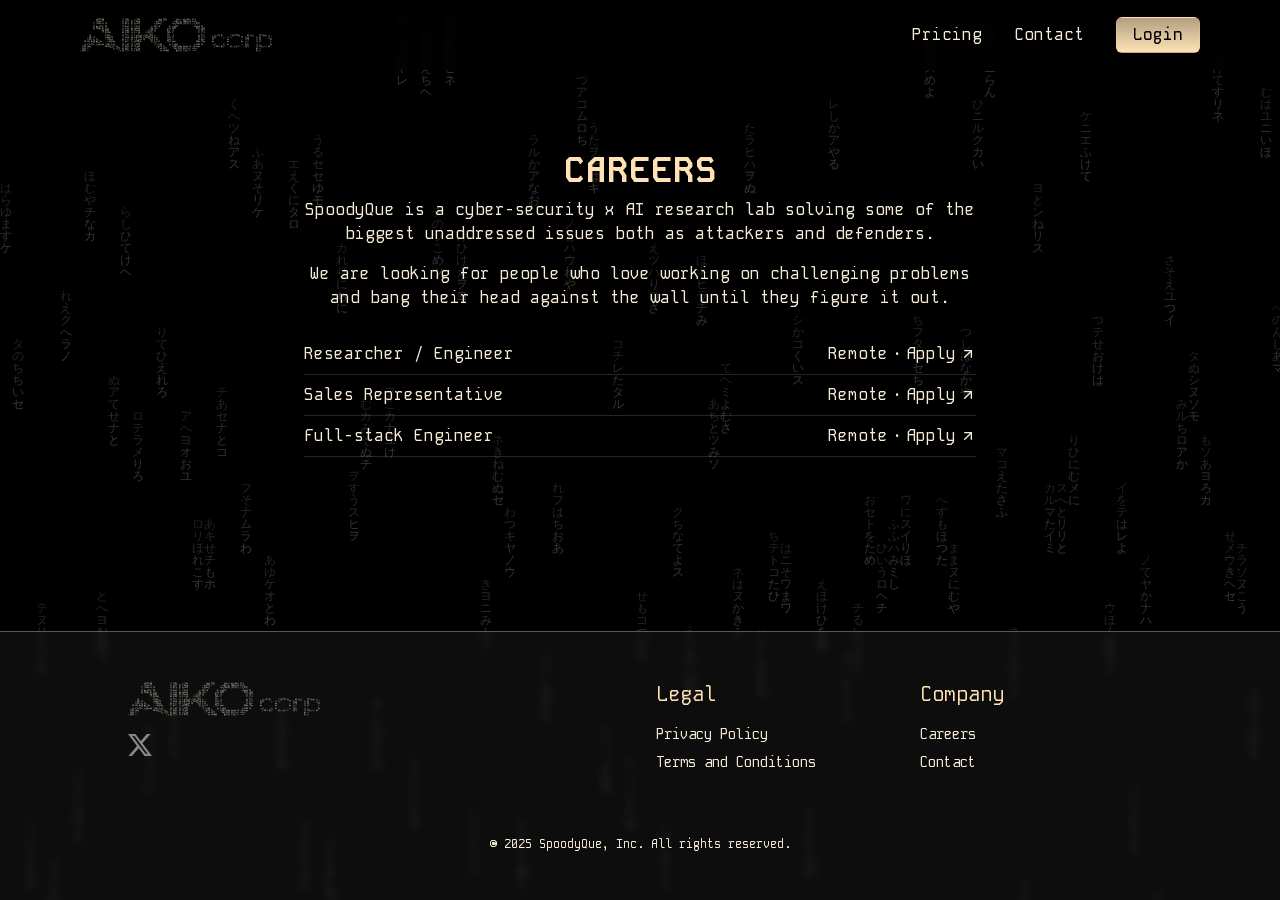
<file: careers/index.html>
<!DOCTYPE html><html lang="en" class="dark" style="color-scheme:dark"><head><meta charSet="utf-8"/><meta name="viewport" content="width=device-width, initial-scale=1"/><link rel="preload" href="../_next/static/media/665f1f15ab71d738-s.p.woff2" as="font" crossorigin="" type="font/woff2"/><link rel="stylesheet" href="../_next/static/css/3579a099191fe703.css" data-precedence="next"/><link rel="preload" as="script" fetchPriority="low" href="../_next/static/chunks/webpack-a0017c22f1fb7651.js"/><script src="../_next/static/chunks/45b600b0-f682122d7291077d.js" async=""></script><script src="../_next/static/chunks/bd2ed61f-10d9b4314ef6028a.js" async=""></script><script src="../_next/static/chunks/388-d7d0ce49c5244075.js" async=""></script><script src="../_next/static/chunks/main-app-76e8828e78616f00.js" async=""></script><script src="../_next/static/chunks/547-4e4c061fdb17bd3b.js" async=""></script><script src="../_next/static/chunks/93-8a5ecf1343b79769.js" async=""></script><script src="../_next/static/chunks/90-8947ff924db9e65f.js" async=""></script><script src="../_next/static/chunks/app/layout-30a61381ccab6d4c.js" async=""></script><script src="../_next/static/chunks/app/careers/page-81e2486c82e08b31.js" async=""></script><script src="../_next/static/chunks/154-b576e117027438ef.js" async=""></script><script src="../_next/static/chunks/app/page-542c829197dc0185.js" async=""></script><script src="../_next/static/chunks/app/global-error-e65d72abb3e2e291.js" async=""></script><meta name="next-size-adjust" content=""/><title>SpoodyQue - AI Penetration Testing</title><meta name="description" content="Find vulnerabilities in your Web applications that hackers can exploit. No source code required. 0% false positives."/><meta name="keywords" content="Next.js,React,JavaScript,AI,Security"/><link rel="icon" href="../favicon.ico" type="image/x-icon" sizes="32x32"/><link rel="icon" href="../favicon.ico"/><script>document.querySelectorAll('body link[rel="icon"], body link[rel="apple-touch-icon"]').forEach(el => document.head.appendChild(el))</script><script src="../_next/static/chunks/polyfills-42372ed130431b0a.js" noModule=""></script></head><body class="__variable_fa65a6 antialiased"><script>((e,t,n,r,o,i,a,s)=>{let l=document.documentElement,u=["light","dark"];function c(t){var n;(Array.isArray(e)?e:[e]).forEach(e=>{let n="class"===e,r=n&&i?o.map(e=>i[e]||e):o;n?(l.classList.remove(...r),l.classList.add(i&&i[t]?i[t]:t)):l.setAttribute(e,t)}),n=t,s&&u.includes(n)&&(l.style.colorScheme=n)}if(r)c(r);else try{let e=localStorage.getItem(t)||n,r=a&&"system"===e?window.matchMedia("(prefers-color-scheme: dark)").matches?"dark":"light":e;c(r)}catch(e){}})("class","theme","dark","dark",["light","dark"],null,false,true)</script><div class="fixed top-0 left-0 w-full h-full pointer-events-none z-0"><!--$--><!--$!--><template data-dgst="BAILOUT_TO_CLIENT_SIDE_RENDERING"></template><!--/$--><!--/$--></div><div class="flex flex-col min-h-screen relative"><header class="sticky top-0 z-50 bg-black/50 backdrop-blur-xs"><div class="flex items-center justify-between w-full mx-auto py-4 px-4 sm:px-6 md:px-4 max-w-6xl"><a class="text-2xl w-[10rem] sm:w-[12rem] z-10 block" href="/"><image src="/../_next/static/media/aiko-long-kata.9da95927.svg"/></a><button type="button" class="sm:hidden z-50 p-2 focus:outline-none" aria-label="Toggle menu"><div class="relative w-6 h-5"><span class="absolute h-0.5 w-full bg-primary transform transition-all duration-300 ease-in-out rotate-0 top-0"></span><span class="absolute h-0.5 bg-primary transform transition-all duration-300 ease-in-out w-full opacity-100 top-2"></span><span class="absolute h-0.5 w-full bg-primary transform transition-all duration-300 ease-in-out rotate-0 top-4"></span></div></button><nav class="hidden sm:flex items-center space-x-8 font-mono text-base"><a class="hover:underline" href="../pricing">Pricing</a><a class="hover:underline" href="../contact">Contact</a><a data-slot="button" class="inline-flex items-center justify-center gap-2 whitespace-nowrap rounded-sm text-base font-medium transition-colors disabled:pointer-events-none disabled:opacity-50 [&amp;_svg]:pointer-events-none [&amp;_svg:not([class*=&#x27;size-&#x27;])]:size-4 shrink-0 [&amp;_svg]:shrink-0 outline-none focus-visible:border-ring focus-visible:ring-ring/50 focus-visible:ring-[3px] aria-invalid:ring-destructive/20 dark:aria-invalid:ring-destructive/40 aria-invalid:border-destructive hover:cursor-pointer bg-gradient-to-b from-accent/70 to-primary text-black hover:from-accent hover:to-primary border border-primary/20 font-mono h-9 px-4 py-2 has-[&gt;svg]:px-3" href="../login">Login</a></nav></div><div class="
          absolute left-0 right-0 z-40 bg-black/85 backdrop-blur-xs w-full
          hidden
          sm:hidden
        "><div class="p-4 h-screen"><nav class="flex flex-col space-y-4 font-mono text-base"><a class="py-2 block" href="pricing">Pricing</a><a class="py-2 block" href="contact">Contact</a><a class="py-2 block" href="login">Login</a></nav></div></div></header><main class="flex-1 relative z-10 pt-2 sm:pt-4"><div class="font-mono px-3 text-sm sm:text-base text-pretty"><div class="max-w-2xl mx-auto pt-8 sm:pt-12 md:pt-16"><h1 class="text-3xl sm:text-4xl font-bold mb-2 text-primary text-center">CAREERS</h1><p class="mb-4 text-sm sm:text-base text-center">SpoodyQue is a cyber-security x AI research lab solving some of the biggest unaddressed issues both as attackers and defenders.</p><p class="mb-8 text-sm sm:text-base text-center">We are looking for people who love working on challenging problems and bang their head against the wall until they figure it out.</p><div class="space-y-2"><div class="flex justify-between border-b border-white/15 pb-2"><span class="flex items-center">Researcher / Engineer</span><a target="_blank" class="flex items-center space-x-1" href="https://docs.google.com/forms/d/e/1FAIpQLSdYOseH6CGy6LRSNU4Ol9CzmC_gwmr7akMt_t1oQxyWu-toeQ/viewform?usp=dialog"><span>Remote</span><span>•</span><span class="hover:underline">Apply</span><svg xmlns="http://www.w3.org/2000/svg" width="24" height="24" viewBox="0 0 24 24" fill="none" stroke="currentColor" stroke-width="2" stroke-linecap="round" stroke-linejoin="round" class="lucide lucide-arrow-up-right w-4 h-4"><path d="M7 7h10v10"></path><path d="M7 17 17 7"></path></svg></a></div><div class="flex justify-between border-b border-white/15 pb-2"><span class="flex items-center">Sales Representative</span><a target="_blank" class="flex items-center space-x-1" href="https://docs.google.com/forms/d/e/1FAIpQLSfkW5oa-7om9tUonJnIHVH_99Ic27_G1fV1bHnf1UrbJWsPbw/viewform?usp=dialog"><span>Remote</span><span>•</span><span class="hover:underline">Apply</span><svg xmlns="http://www.w3.org/2000/svg" width="24" height="24" viewBox="0 0 24 24" fill="none" stroke="currentColor" stroke-width="2" stroke-linecap="round" stroke-linejoin="round" class="lucide lucide-arrow-up-right w-4 h-4"><path d="M7 7h10v10"></path><path d="M7 17 17 7"></path></svg></a></div><div class="flex justify-between border-b border-white/15 pb-2"><span class="flex items-center">Full-stack Engineer</span><a target="_blank" class="flex items-center space-x-1" href="https://docs.google.com/forms/d/e/1FAIpQLScJvYGC6aZQs26m2SLI-POegyV9HDpThQDayRYi-Ebf-YKKgg/viewform?usp=dialog"><span>Remote</span><span>•</span><span class="hover:underline">Apply</span><svg xmlns="http://www.w3.org/2000/svg" width="24" height="24" viewBox="0 0 24 24" fill="none" stroke="currentColor" stroke-width="2" stroke-linecap="round" stroke-linejoin="round" class="lucide lucide-arrow-up-right w-4 h-4"><path d="M7 7h10v10"></path><path d="M7 17 17 7"></path></svg></a></div></div></div></div><!--$--><!--/$--><!--$--><!--/$--></main><footer class="py-8 sm:py-12 px-4 sm:px-6 border-t border-white/30 relative z-10 mt-12 sm:mt-20 font-mono backdrop-blur-xs bg-white/5"><div class="max-w-5xl mx-auto grid grid-cols-2 sm:grid-cols-4 gap-6 sm:gap-8"><div class="col-span-2 sm:col-span-1 self-start mb-6 sm:mb-0"><div class="w-[10rem] sm:w-[12rem] flex flex-col relative"><image src="/_next/static/media/aiko-long-kata.9da95927.svg"/><div class="flex flex-row items-center gap-4 mt-4"><a target="_blank" href="https://x.com/spoodyque"><img alt="X Logo" draggable="false" loading="lazy" width="300" height="271" decoding="async" data-nimg="1" class="w-6 h-auto opacity-50 hover:opacity-100" style="color:transparent" src="../xcom.svg"/></a></div></div></div><div class="hidden sm:block"></div><div class="col-span-1"><h3 class="text-lg sm:text-xl mb-3 sm:mb-4 text-accent">Legal</h3><ul class="space-y-2 text-xs sm:text-sm"><li><a class="hover:text-white" href="privacy">Privacy Policy</a></li><li><a class="hover:text-white" href="terms">Terms and Conditions</a></li></ul></div><div class="col-span-1"><h3 class="text-lg sm:text-xl mb-3 sm:mb-4 text-accent">Company</h3><ul class="space-y-2 text-xs sm:text-sm"><li><a class="hover:text-white" href="careers">Careers</a></li><li><a class="hover:text-white" href="contact">Contact</a></li></ul></div></div><div class="max-w-6xl mx-auto mt-8 pt-6 sm:pt-8 text-center text-xs"><p>© <!-- -->2025<!-- --> SpoodyQue, Inc. All rights reserved.</p></div></footer></div><script src="../_next/static/chunks/webpack-a0017c22f1fb7651.js" async=""></script><script>(self.__next_f=self.__next_f||[]).push([0])</script><script>self.__next_f.push([1,"1:\"$Sreact.fragment\"\n2:I[8791,[\"547\",\"static/chunks/547-4e4c061fdb17bd3b.js\",\"93\",\"static/chunks/93-8a5ecf1343b79769.js\",\"90\",\"static/chunks/90-8947ff924db9e65f.js\",\"177\",\"static/chunks/app/layout-30a61381ccab6d4c.js\"],\"Provider\"]\n3:I[8418,[\"547\",\"static/chunks/547-4e4c061fdb17bd3b.js\",\"93\",\"static/chunks/93-8a5ecf1343b79769.js\",\"90\",\"static/chunks/90-8947ff924db9e65f.js\",\"177\",\"static/chunks/app/layout-30a61381ccab6d4c.js\"],\"default\"]\n4:I[885,[\"547\",\"static/chunks/547-4e4c061fdb17bd3b.js\",\"93\",\"static/chunks/93-8a5ecf1343b79769.js\",\"90\",\"static/chunks/90-8947ff924db9e65f.js\",\"177\",\"static/chunks/app/layout-30a61381ccab6d4c.js\"],\"default\"]\n5:I[2340,[],\"\"]\n6:I[3250,[],\"\"]\n8:I[1093,[\"93\",\"static/chunks/93-8a5ecf1343b79769.js\",\"846\",\"static/chunks/app/careers/page-81e2486c82e08b31.js\"],\"\"]\n9:I[2090,[\"547\",\"static/chunks/547-4e4c061fdb17bd3b.js\",\"93\",\"static/chunks/93-8a5ecf1343b79769.js\",\"90\",\"static/chunks/90-8947ff924db9e65f.js\",\"154\",\"static/chunks/154-b576e117027438ef.js\",\"974\",\"static/chunks/app/page-542c829197dc0185.js\"],\"Image\"]\na:I[3748,[],\"MetadataBoundary\"]\nc:I[3748,[],\"OutletBoundary\"]\nf:I[7356,[],\"AsyncMetadataOutlet\"]\n11:I[3748,[],\"ViewportBoundary\"]\n13:I[7082,[\"219\",\"static/chunks/app/global-error-e65d72abb3e2e291.js\"],\"default\"]\n:HL[\"/../_next/static/media/665f1f15ab71d738-s.p.woff2\",\"font\",{\"crossOrigin\":\"\",\"type\":\"font/woff2\"}]\n:HL[\"/../_next/static/css/3579a099191fe703.css\",\"style\"]\n"])</script><script>self.__next_f.push([1,"0:{\"P\":null,\"b\":\"xVFkD77LUpaVbkV8g2Gin\",\"p\":\"\",\"c\":[\"\",\"careers\"],\"i\":false,\"f\":[[[\"\",{\"children\":[\"careers\",{\"children\":[\"__PAGE__\",{}]}]},\"$undefined\",\"$undefined\",true],[\"\",[\"$\",\"$1\",\"c\",{\"children\":[[[\"$\",\"link\",\"0\",{\"rel\":\"stylesheet\",\"href\":\"/../_next/static/css/3579a099191fe703.css\",\"precedence\":\"next\",\"crossOrigin\":\"$undefined\",\"nonce\":\"$undefined\"}]],[\"$\",\"html\",null,{\"lang\":\"en\",\"className\":\"dark\",\"style\":{\"colorScheme\":\"dark\"},\"children\":[\"$\",\"body\",null,{\"className\":\"__variable_fa65a6 antialiased\",\"children\":[\"$\",\"$L2\",null,{\"children\":[[\"$\",\"div\",null,{\"className\":\"fixed top-0 left-0 w-full h-full pointer-events-none z-0\",\"children\":[\"$\",\"$L3\",null,{}]}],[\"$\",\"div\",null,{\"className\":\"flex flex-col min-h-screen relative\",\"children\":[[\"$\",\"$L4\",null,{}],[\"$\",\"main\",null,{\"className\":\"flex-1 relative z-10 pt-2 sm:pt-4\",\"children\":[\"$\",\"$L5\",null,{\"parallelRouterKey\":\"children\",\"error\":\"$undefined\",\"errorStyles\":\"$undefined\",\"errorScripts\":\"$undefined\",\"template\":[\"$\",\"$L6\",null,{}],\"templateStyles\":\"$undefined\",\"templateScripts\":\"$undefined\",\"notFound\":[\"$L7\",[]],\"forbidden\":\"$undefined\",\"unauthorized\":\"$undefined\"}]}],[\"$\",\"footer\",null,{\"className\":\"py-8 sm:py-12 px-4 sm:px-6 border-t border-white/30 relative z-10 mt-12 sm:mt-20 font-mono backdrop-blur-xs bg-white/5\",\"children\":[[\"$\",\"div\",null,{\"className\":\"max-w-5xl mx-auto grid grid-cols-2 sm:grid-cols-4 gap-6 sm:gap-8\",\"children\":[[\"$\",\"div\",null,{\"className\":\"col-span-2 sm:col-span-1 self-start mb-6 sm:mb-0\",\"children\":[\"$\",\"div\",null,{\"className\":\"w-[10rem] sm:w-[12rem] flex flex-col relative\",\"children\":[[\"$\",\"img\",null,{\"src\":\"/_next/static/media/aiko-long-kata.9da95927.svg\",\"alt\":\"SpoodyQue Logo\",\"width\":\"100%\",\"height\":\"100%\"}],[\"$\",\"div\",null,{\"className\":\"flex flex-row items-center gap-4 mt-4\",\"children\":[[\"$\",\"$L8\",null,{\"href\":\"https://x.com/spoodyque\",\"target\":\"_blank\",\"children\":[\"$\",\"$L9\",null,{\"src\":\"/../xcom.svg\",\"alt\":\"X Logo\",\"width\":300,\"height\":271,\"className\":\"w-6 h-auto opacity-50 hover:opacity-100\",\"draggable\":\"false\"}]}]]}]]}]}],[\"$\",\"div\",null,{\"className\":\"hidden sm:block\"}],[\"$\",\"div\",null,{\"className\":\"col-span-1\",\"children\":[[\"$\",\"h3\",null,{\"className\":\"text-lg sm:text-xl mb-3 sm:mb-4 text-accent\",\"children\":\"Legal\"}],[\"$\",\"ul\",null,{\"className\":\"space-y-2 text-xs sm:text-sm\",\"children\":[[\"$\",\"li\",null,{\"children\":[\"$\",\"$L8\",null,{\"href\":\"/privacy\",\"className\":\"hover:text-white\",\"children\":\"Privacy Policy\"}]}],[\"$\",\"li\",null,{\"children\":[\"$\",\"$L8\",null,{\"href\":\"/terms\",\"className\":\"hover:text-white\",\"children\":\"Terms and Conditions\"}]}]]}]]}],[\"$\",\"div\",null,{\"className\":\"col-span-1\",\"children\":[[\"$\",\"h3\",null,{\"className\":\"text-lg sm:text-xl mb-3 sm:mb-4 text-accent\",\"children\":\"Company\"}],[\"$\",\"ul\",null,{\"className\":\"space-y-2 text-xs sm:text-sm\",\"children\":[[\"$\",\"li\",null,{\"children\":[\"$\",\"$L8\",null,{\"href\":\"/careers\",\"className\":\"hover:text-white\",\"children\":\"Careers\"}]}],[\"$\",\"li\",null,{\"children\":[\"$\",\"$L8\",null,{\"href\":\"/contact\",\"className\":\"hover:text-white\",\"children\":\"Contact\"}]}]]}]]}]]}],[\"$\",\"div\",null,{\"className\":\"max-w-6xl mx-auto mt-8 pt-6 sm:pt-8 text-center text-xs\",\"children\":[\"$\",\"p\",null,{\"children\":[\"© \",2025,\" SpoodyQue, Inc. All rights reserved.\"]}]}]]}]]}]]}]}]}]]}],{\"children\":[\"careers\",[\"$\",\"$1\",\"c\",{\"children\":[null,[\"$\",\"$L5\",null,{\"parallelRouterKey\":\"children\",\"error\":\"$undefined\",\"errorStyles\":\"$undefined\",\"errorScripts\":\"$undefined\",\"template\":[\"$\",\"$L6\",null,{}],\"templateStyles\":\"$undefined\",\"templateScripts\":\"$undefined\",\"notFound\":\"$undefined\",\"forbidden\":\"$undefined\",\"unauthorized\":\"$undefined\"}]]}],{\"children\":[\"__PAGE__\",[\"$\",\"$1\",\"c\",{\"children\":[[\"$\",\"div\",null,{\"className\":\"font-mono px-3 text-sm sm:text-base text-pretty\",\"children\":[[\"$\",\"div\",null,{\"className\":\"max-w-2xl mx-auto pt-8 sm:pt-12 md:pt-16\",\"children\":[[\"$\",\"h1\",null,{\"className\":\"text-3xl sm:text-4xl font-bold mb-2 text-primary text-center\",\"children\":\"CAREERS\"}],[\"$\",\"p\",null,{\"className\":\"mb-4 text-sm sm:text-base text-center\",\"children\":\"SpoodyQue is a cyber-security x AI research lab solving some of the biggest unaddressed issues both as attackers and defenders.\"}],[\"$\",\"p\",null,{\"className\":\"mb-8 text-sm sm:text-base text-center\",\"children\":\"We are looking for people who love working on challenging problems and bang their head against the wall until they figure it out.\"}],[\"$\",\"div\",null,{\"className\":\"space-y-2\",\"children\":[[\"$\",\"div\",null,{\"className\":\"flex justify-between border-b border-white/15 pb-2\",\"children\":[[\"$\",\"span\",null,{\"className\":\"flex items-center\",\"children\":\"Researcher / Engineer\"}],[\"$\",\"$L8\",null,{\"href\":\"https://docs.google.com/forms/d/e/1FAIpQLSdYOseH6CGy6LRSNU4Ol9CzmC_gwmr7akMt_t1oQxyWu-toeQ/viewform?usp=dialog\",\"target\":\"_blank\",\"className\":\"flex items-center space-x-1\",\"children\":[[\"$\",\"span\",null,{\"children\":\"Remote\"}],[\"$\",\"span\",null,{\"children\":\"•\"}],[\"$\",\"span\",null,{\"className\":\"hover:underline\",\"children\":\"Apply\"}],[\"$\",\"svg\",null,{\"ref\":\"$undefined\",\"xmlns\":\"http://www.w3.org/2000/svg\",\"width\":24,\"height\":24,\"viewBox\":\"0 0 24 24\",\"fill\":\"none\",\"stroke\":\"currentColor\",\"strokeWidth\":2,\"strokeLinecap\":\"round\",\"strokeLinejoin\":\"round\",\"className\":\"lucide lucide-arrow-up-right w-4 h-4\",\"children\":[[\"$\",\"path\",\"1tivn9\",{\"d\":\"M7 7h10v10\"}],[\"$\",\"path\",\"1vkiza\",{\"d\":\"M7 17 17 7\"}],\"$undefined\"]}]]}]]}],[\"$\",\"div\",null,{\"className\":\"flex justify-between border-b border-white/15 pb-2\",\"children\":[[\"$\",\"span\",null,{\"className\":\"flex items-center\",\"children\":\"Sales Representative\"}],[\"$\",\"$L8\",null,{\"href\":\"https://tally.so/r/mZD1We\",\"target\":\"_blank\",\"className\":\"flex items-center space-x-1\",\"children\":[[\"$\",\"span\",null,{\"children\":\"Remote\"}],[\"$\",\"span\",null,{\"children\":\"•\"}],[\"$\",\"span\",null,{\"className\":\"hover:underline\",\"children\":\"Apply\"}],[\"$\",\"svg\",null,{\"ref\":\"$undefined\",\"xmlns\":\"http://www.w3.org/2000/svg\",\"width\":24,\"height\":24,\"viewBox\":\"0 0 24 24\",\"fill\":\"none\",\"stroke\":\"currentColor\",\"strokeWidth\":2,\"strokeLinecap\":\"round\",\"strokeLinejoin\":\"round\",\"className\":\"lucide lucide-arrow-up-right w-4 h-4\",\"children\":[[\"$\",\"path\",\"1tivn9\",{\"d\":\"M7 7h10v10\"}],[\"$\",\"path\",\"1vkiza\",{\"d\":\"M7 17 17 7\"}],\"$undefined\"]}]]}]]}],[\"$\",\"div\",null,{\"className\":\"flex justify-between border-b border-white/15 pb-2\",\"children\":[[\"$\",\"span\",null,{\"className\":\"flex items-center\",\"children\":\"Full-stack Engineer\"}],[\"$\",\"$L8\",null,{\"href\":\"https://docs.google.com/forms/d/e/1FAIpQLScJvYGC6aZQs26m2SLI-POegyV9HDpThQDayRYi-Ebf-YKKgg/viewform?usp=dialog\",\"target\":\"_blank\",\"className\":\"flex items-center space-x-1\",\"children\":[[\"$\",\"span\",null,{\"children\":\"Remote\"}],[\"$\",\"span\",null,{\"children\":\"•\"}],[\"$\",\"span\",null,{\"className\":\"hover:underline\",\"children\":\"Apply\"}],[\"$\",\"svg\",null,{\"ref\":\"$undefined\",\"xmlns\":\"http://www.w3.org/2000/svg\",\"width\":24,\"height\":24,\"viewBox\":\"0 0 24 24\",\"fill\":\"none\",\"stroke\":\"currentColor\",\"strokeWidth\":2,\"strokeLinecap\":\"round\",\"strokeLinejoin\":\"round\",\"className\":\"lucide lucide-arrow-up-right w-4 h-4\",\"children\":[[\"$\",\"path\",\"1tivn9\",{\"d\":\"M7 7h10v10\"}],[\"$\",\"path\",\"1vkiza\",{\"d\":\"M7 17 17 7\"}],\"$undefined\"]}]]}]]}]]}]]}]]}],[\"$\",\"$La\",null,{\"children\":\"$Lb\"}],null,[\"$\",\"$Lc\",null,{\"children\":[\"$Ld\",\"$Le\",[\"$\",\"$Lf\",null,{\"promise\":\"$@10\"}]]}]]}],{},null,false]},null,false]},null,false],[\"$\",\"$1\",\"h\",{\"children\":[null,[\"$\",\"$1\",\"C2oz0XYU6q2DBPYXnrOVn\",{\"children\":[[\"$\",\"$L11\",null,{\"children\":\"$L12\"}],[\"$\",\"meta\",null,{\"name\":\"next-size-adjust\",\"content\":\"\"}]]}],null]}],false]],\"m\":\"$undefined\",\"G\":[\"$13\",[]],\"s\":false,\"S\":true}\n"])</script><script>self.__next_f.push([1,"7:E{\"digest\":\"NEXT_REDIRECT;replace;/;307;\"}\n"])</script><script>self.__next_f.push([1,"14:\"$Sreact.suspense\"\n15:I[7356,[],\"AsyncMetadata\"]\nb:[\"$\",\"$14\",null,{\"fallback\":null,\"children\":[\"$\",\"$L15\",null,{\"promise\":\"$@16\"}]}]\n"])</script><script>self.__next_f.push([1,"e:null\n"])</script><script>self.__next_f.push([1,"12:[[\"$\",\"meta\",\"0\",{\"charSet\":\"utf-8\"}],[\"$\",\"meta\",\"1\",{\"name\":\"viewport\",\"content\":\"width=device-width, initial-scale=1\"}]]\nd:null\n"])</script><script>self.__next_f.push([1,"16:{\"metadata\":[[\"$\",\"title\",\"0\",{\"children\":\"SpoodyQue - AI Penetration Testing\"}],[\"$\",\"meta\",\"1\",{\"name\":\"description\",\"content\":\"Find vulnerabilities in your Web applications that hackers can exploit. No source code required. 0% false positives.\"}],[\"$\",\"meta\",\"2\",{\"name\":\"keywords\",\"content\":\"Next.js,React,JavaScript,AI,Security\"}],[\"$\",\"link\",\"3\",{\"rel\":\"icon\",\"href\":\"/favicon.ico\",\"type\":\"image/x-icon\",\"sizes\":\"32x32\"}],[\"$\",\"link\",\"4\",{\"rel\":\"icon\",\"href\":\"/favicon.ico\"}]],\"error\":null,\"digest\":\"$undefined\"}\n10:{\"metadata\":\"$16:metadata\",\"error\":null,\"digest\":\"$undefined\"}\n"])</script></body></html>
</file>
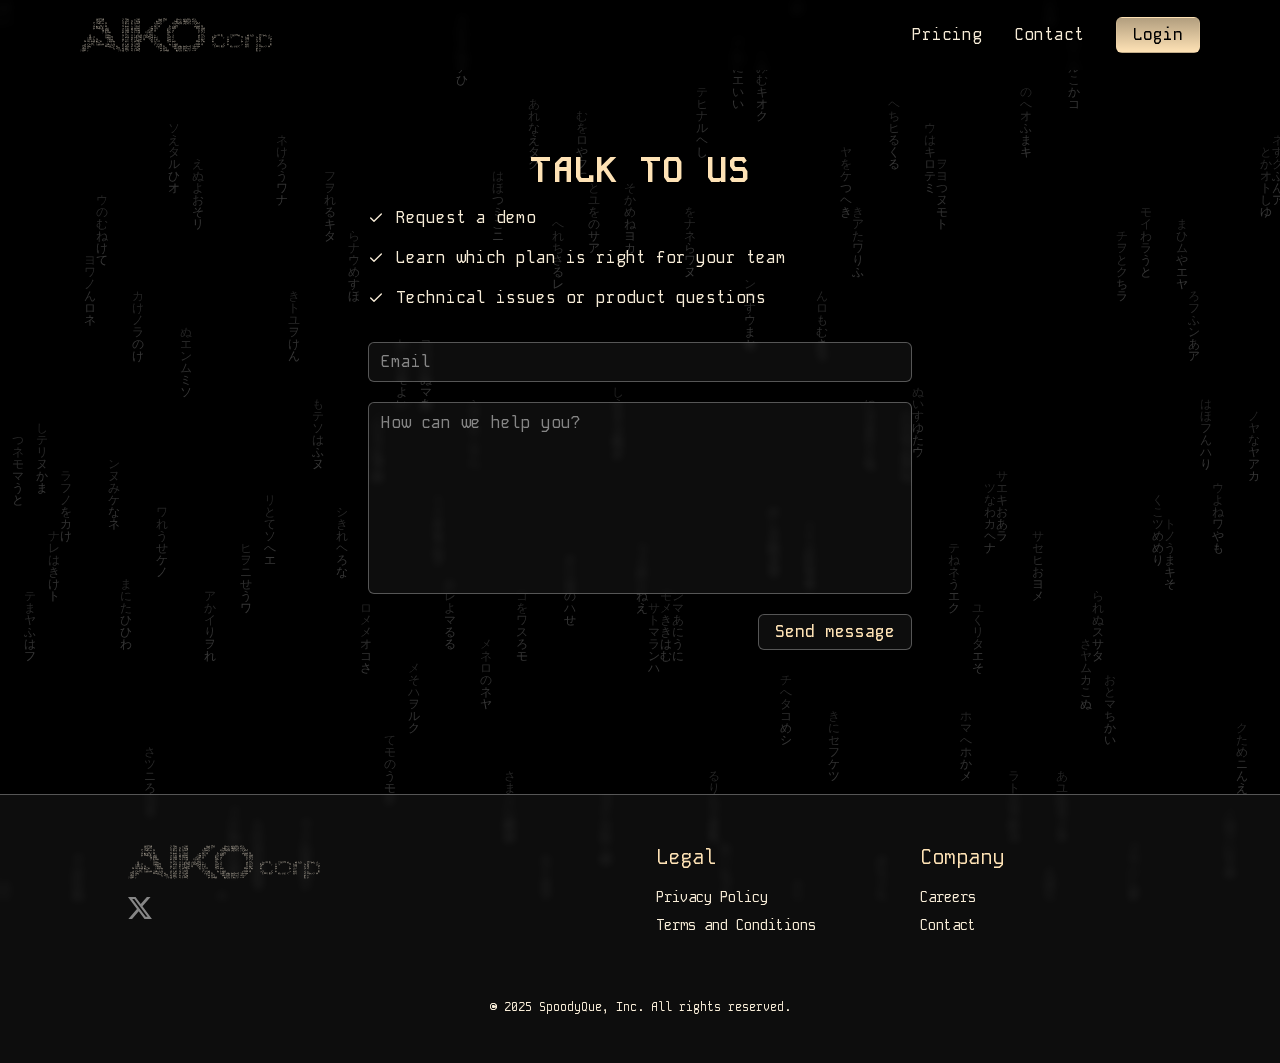
<file: contact/index.html>
<!DOCTYPE html><html lang="en" class="dark" style="color-scheme:dark"><head><meta charSet="utf-8"/><meta name="viewport" content="width=device-width, initial-scale=1"/><link rel="preload" href="../_next/static/media/665f1f15ab71d738-s.p.woff2" as="font" crossorigin="" type="font/woff2"/><link rel="stylesheet" href="../_next/static/css/3579a099191fe703.css" data-precedence="next"/><link rel="preload" as="script" fetchPriority="low" href="../_next/static/chunks/webpack-a0017c22f1fb7651.js"/><script src="../_next/static/chunks/45b600b0-f682122d7291077d.js" async=""></script><script src="../_next/static/chunks/bd2ed61f-10d9b4314ef6028a.js" async=""></script><script src="../_next/static/chunks/388-d7d0ce49c5244075.js" async=""></script><script src="../_next/static/chunks/main-app-76e8828e78616f00.js" async=""></script><script src="../_next/static/chunks/547-4e4c061fdb17bd3b.js" async=""></script><script src="../_next/static/chunks/93-8a5ecf1343b79769.js" async=""></script><script src="../_next/static/chunks/90-8947ff924db9e65f.js" async=""></script><script src="../_next/static/chunks/app/layout-30a61381ccab6d4c.js" async=""></script><script src="../_next/static/chunks/154-b576e117027438ef.js" async=""></script><script src="../_next/static/chunks/app/page-542c829197dc0185.js" async=""></script><script src="../_next/static/chunks/app/contact/page-5979bf07bd920543.js" async=""></script><script src="../_next/static/chunks/app/global-error-e65d72abb3e2e291.js" async=""></script><meta name="next-size-adjust" content=""/><title>SpoodyQue - AI Penetration Testing</title><meta name="description" content="Find vulnerabilities in your Web applications that hackers can exploit. No source code required. 0% false positives."/><meta name="keywords" content="Next.js,React,JavaScript,AI,Security"/><link rel="icon" href="../favicon.ico" type="image/x-icon" sizes="32x32"/><link rel="icon" href="../favicon.ico"/><script>document.querySelectorAll('body link[rel="icon"], body link[rel="apple-touch-icon"]').forEach(el => document.head.appendChild(el))</script><script src="../_next/static/chunks/polyfills-42372ed130431b0a.js" noModule=""></script></head><body class="__variable_fa65a6 antialiased"><script>((e,t,n,r,o,i,a,s)=>{let l=document.documentElement,u=["light","dark"];function c(t){var n;(Array.isArray(e)?e:[e]).forEach(e=>{let n="class"===e,r=n&&i?o.map(e=>i[e]||e):o;n?(l.classList.remove(...r),l.classList.add(i&&i[t]?i[t]:t)):l.setAttribute(e,t)}),n=t,s&&u.includes(n)&&(l.style.colorScheme=n)}if(r)c(r);else try{let e=localStorage.getItem(t)||n,r=a&&"system"===e?window.matchMedia("(prefers-color-scheme: dark)").matches?"dark":"light":e;c(r)}catch(e){}})("class","theme","dark","dark",["light","dark"],null,false,true)</script><div class="fixed top-0 left-0 w-full h-full pointer-events-none z-0"><!--$--><!--$!--><template data-dgst="BAILOUT_TO_CLIENT_SIDE_RENDERING"></template><!--/$--><!--/$--></div><div class="flex flex-col min-h-screen relative"><header class="sticky top-0 z-50 bg-black/50 backdrop-blur-xs"><div class="flex items-center justify-between w-full mx-auto py-4 px-4 sm:px-6 md:px-4 max-w-6xl"><a class="text-2xl w-[10rem] sm:w-[12rem] z-10 block" href="/"><image src="/../_next/static/media/aiko-long-kata.9da95927.svg"/></a><button type="button" class="sm:hidden z-50 p-2 focus:outline-none" aria-label="Toggle menu"><div class="relative w-6 h-5"><span class="absolute h-0.5 w-full bg-primary transform transition-all duration-300 ease-in-out rotate-0 top-0"></span><span class="absolute h-0.5 bg-primary transform transition-all duration-300 ease-in-out w-full opacity-100 top-2"></span><span class="absolute h-0.5 w-full bg-primary transform transition-all duration-300 ease-in-out rotate-0 top-4"></span></div></button><nav class="hidden sm:flex items-center space-x-8 font-mono text-base"><a class="hover:underline" href="../pricing">Pricing</a><a class="hover:underline" href="../contact">Contact</a><a data-slot="button" class="inline-flex items-center justify-center gap-2 whitespace-nowrap rounded-sm text-base font-medium transition-colors disabled:pointer-events-none disabled:opacity-50 [&amp;_svg]:pointer-events-none [&amp;_svg:not([class*=&#x27;size-&#x27;])]:size-4 shrink-0 [&amp;_svg]:shrink-0 outline-none focus-visible:border-ring focus-visible:ring-ring/50 focus-visible:ring-[3px] aria-invalid:ring-destructive/20 dark:aria-invalid:ring-destructive/40 aria-invalid:border-destructive hover:cursor-pointer bg-gradient-to-b from-accent/70 to-primary text-black hover:from-accent hover:to-primary border border-primary/20 font-mono h-9 px-4 py-2 has-[&gt;svg]:px-3" href="../login">Login</a></nav></div><div class="
          absolute left-0 right-0 z-40 bg-black/85 backdrop-blur-xs w-full
          hidden
          sm:hidden
        "><div class="p-4 h-screen"><nav class="flex flex-col space-y-4 font-mono text-base"><a class="py-2 block" href="pricing">Pricing</a><a class="py-2 block" href="contact">Contact</a><a class="py-2 block" href="login">Login</a></nav></div></div></header><main class="flex-1 relative z-10 pt-2 sm:pt-4"><div class="max-w-xl mx-auto px-4 py-16 font-mono"><h1 class="text-3xl sm:text-4xl font-bold mb-4 text-primary text-center">TALK TO US</h1><div class="flex flex-col text-foreground font-mono max-w-xl mx-auto text-sm sm:text-base"><div class="space-y-4 mb-8"><div class="flex items-center gap-3"><svg xmlns="http://www.w3.org/2000/svg" width="24" height="24" viewBox="0 0 24 24" fill="none" stroke="currentColor" stroke-width="2" stroke-linecap="round" stroke-linejoin="round" class="lucide lucide-check w-4 h-4 shrink-0"><path d="M20 6 9 17l-5-5"></path></svg><p>Request a demo</p></div><div class="flex items-center gap-3"><svg xmlns="http://www.w3.org/2000/svg" width="24" height="24" viewBox="0 0 24 24" fill="none" stroke="currentColor" stroke-width="2" stroke-linecap="round" stroke-linejoin="round" class="lucide lucide-check w-4 h-4 shrink-0"><path d="M20 6 9 17l-5-5"></path></svg><p>Learn which plan is right for your team</p></div><div class="flex items-center gap-3"><svg xmlns="http://www.w3.org/2000/svg" width="24" height="24" viewBox="0 0 24 24" fill="none" stroke="currentColor" stroke-width="2" stroke-linecap="round" stroke-linejoin="round" class="lucide lucide-check w-4 h-4 shrink-0"><path d="M20 6 9 17l-5-5"></path></svg><p>Technical issues or product questions</p></div></div></div><form class="space-y-5 relative z-10" action="contact" encType="multipart/form-data" method="POST"><input type="hidden" name="$ACTION_REF_1"/><input type="hidden" name="$ACTION_1:0" value="{&quot;id&quot;:&quot;60423b2bb2b0d3a45e378c8222e7167f827a2755e0&quot;,&quot;bound&quot;:&quot;$@1&quot;}"/><input type="hidden" name="$ACTION_1:1" value="[{&quot;success&quot;:false,&quot;message&quot;:null}]"/><input type="hidden" name="$ACTION_KEY" value="k3433187288"/><div class="space-y-5"><input type="email" data-slot="input" class="file:text-foreground selection:bg-primary selection:text-primary-foreground flex w-full min-w-0 px-3 py-1 shadow-xs transition-[color,box-shadow] outline-none file:inline-flex file:h-7 file:border-0 file:bg-transparent file:text-sm file:font-medium disabled:pointer-events-none disabled:cursor-not-allowed disabled:opacity-50 text-foreground rounded-sm h-9 sm:h-10 bg-white/5 backdrop-blur-xs border border-white/30 focus-visible:border-white/30 focus-visible:ring-white/20 focus-visible:ring-[3px] aria-invalid:ring-destructive/20 dark:aria-invalid:ring-destructive/40 aria-invalid:border-destructive font-mono placeholder:text-white/50 text-sm sm:text-base" id="email" placeholder="Email" required="" autoComplete="email" name="email" value=""/><textarea data-slot="textarea" class="flex field-sizing-content min-h-16 w-full px-3 py-2 shadow-xs transition-[color,box-shadow] outline-none disabled:cursor-not-allowed disabled:opacity-50 text-foreground rounded-sm bg-white/5 backdrop-blur-xs border border-white/30 focus-visible:border-white/30 focus-visible:ring-white/20 focus-visible:ring-[3px] aria-invalid:ring-destructive/20 dark:aria-invalid:ring-destructive/40 aria-invalid:border-destructive resize-none h-48 font-mono text-sm sm:text-base placeholder:text-white/50" id="message" name="message" rows="7" placeholder="How can we help you?" required=""></textarea></div><div class="flex justify-between space-x-4 items-center"><div class="flex-1"></div><div class="flex justify-end"><button data-slot="button" class="inline-flex items-center justify-center whitespace-nowrap rounded-sm font-medium transition-colors disabled:pointer-events-none disabled:opacity-50 [&amp;_svg]:pointer-events-none [&amp;_svg:not([class*=&#x27;size-&#x27;])]:size-4 shrink-0 [&amp;_svg]:shrink-0 outline-none focus-visible:border-ring focus-visible:ring-ring/50 focus-visible:ring-[3px] aria-invalid:ring-destructive/20 dark:aria-invalid:ring-destructive/40 aria-invalid:border-destructive hover:cursor-pointer bg-white/5 backdrop-blur-xs border border-white/30 hover:bg-white/10 hover:border-white/40 text-primary py-2 h-8 gap-1.5 px-3 has-[&gt;svg]:px-2.5 text-sm sm:h-9 sm:px-4 sm:text-base sm:has-[&gt;svg]:px-3" type="submit">Send message</button></div></div></form></div><!--$--><!--/$--><!--$--><!--/$--></main><footer class="py-8 sm:py-12 px-4 sm:px-6 border-t border-white/30 relative z-10 mt-12 sm:mt-20 font-mono backdrop-blur-xs bg-white/5"><div class="max-w-5xl mx-auto grid grid-cols-2 sm:grid-cols-4 gap-6 sm:gap-8"><div class="col-span-2 sm:col-span-1 self-start mb-6 sm:mb-0"><div class="w-[10rem] sm:w-[12rem] flex flex-col relative"><image src="/_next/static/media/aiko-long-kata.9da95927.svg"/><div class="flex flex-row items-center gap-4 mt-4"><a target="_blank" href="https://x.com/spoodyque"><img alt="X Logo" draggable="false" loading="lazy" width="300" height="271" decoding="async" data-nimg="1" class="w-6 h-auto opacity-50 hover:opacity-100" style="color:transparent" src="../xcom.svg"/></a></div></div></div><div class="hidden sm:block"></div><div class="col-span-1"><h3 class="text-lg sm:text-xl mb-3 sm:mb-4 text-accent">Legal</h3><ul class="space-y-2 text-xs sm:text-sm"><li><a class="hover:text-white" href="privacy">Privacy Policy</a></li><li><a class="hover:text-white" href="terms">Terms and Conditions</a></li></ul></div><div class="col-span-1"><h3 class="text-lg sm:text-xl mb-3 sm:mb-4 text-accent">Company</h3><ul class="space-y-2 text-xs sm:text-sm"><li><a class="hover:text-white" href="careers">Careers</a></li><li><a class="hover:text-white" href="contact">Contact</a></li></ul></div></div><div class="max-w-6xl mx-auto mt-8 pt-6 sm:pt-8 text-center text-xs"><p>© <!-- -->2025<!-- --> SpoodyQue, Inc. All rights reserved.</p></div></footer></div><script src="../_next/static/chunks/webpack-a0017c22f1fb7651.js" async=""></script><script>(self.__next_f=self.__next_f||[]).push([0])</script><script>self.__next_f.push([1,"1:\"$Sreact.fragment\"\n2:I[8791,[\"547\",\"static/chunks/547-4e4c061fdb17bd3b.js\",\"93\",\"static/chunks/93-8a5ecf1343b79769.js\",\"90\",\"static/chunks/90-8947ff924db9e65f.js\",\"177\",\"static/chunks/app/layout-30a61381ccab6d4c.js\"],\"Provider\"]\n3:I[8418,[\"547\",\"static/chunks/547-4e4c061fdb17bd3b.js\",\"93\",\"static/chunks/93-8a5ecf1343b79769.js\",\"90\",\"static/chunks/90-8947ff924db9e65f.js\",\"177\",\"static/chunks/app/layout-30a61381ccab6d4c.js\"],\"default\"]\n4:I[885,[\"547\",\"static/chunks/547-4e4c061fdb17bd3b.js\",\"93\",\"static/chunks/93-8a5ecf1343b79769.js\",\"90\",\"static/chunks/90-8947ff924db9e65f.js\",\"177\",\"static/chunks/app/layout-30a61381ccab6d4c.js\"],\"default\"]\n5:I[2340,[],\"\"]\n6:I[3250,[],\"\"]\n8:I[1093,[\"547\",\"static/chunks/547-4e4c061fdb17bd3b.js\",\"93\",\"static/chunks/93-8a5ecf1343b79769.js\",\"90\",\"static/chunks/90-8947ff924db9e65f.js\",\"154\",\"static/chunks/154-b576e117027438ef.js\",\"974\",\"static/chunks/app/page-542c829197dc0185.js\"],\"\"]\n9:I[2090,[\"547\",\"static/chunks/547-4e4c061fdb17bd3b.js\",\"93\",\"static/chunks/93-8a5ecf1343b79769.js\",\"90\",\"static/chunks/90-8947ff924db9e65f.js\",\"154\",\"static/chunks/154-b576e117027438ef.js\",\"974\",\"static/chunks/app/page-542c829197dc0185.js\"],\"Image\"]\na:I[3185,[],\"ClientPageRoot\"]\nb:I[1546,[\"547\",\"static/chunks/547-4e4c061fdb17bd3b.js\",\"977\",\"static/chunks/app/contact/page-5979bf07bd920543.js\"],\"default\"]\ne:I[3748,[],\"MetadataBoundary\"]\n10:I[3748,[],\"OutletBoundary\"]\n13:I[7356,[],\"AsyncMetadataOutlet\"]\n15:I[3748,[],\"ViewportBoundary\"]\n17:I[7082,[\"219\",\"static/chunks/app/global-error-e65d72abb3e2e291.js\"],\"default\"]\n:HL[\"/../_next/static/media/665f1f15ab71d738-s.p.woff2\",\"font\",{\"crossOrigin\":\"\",\"type\":\"font/woff2\"}]\n:HL[\"/../_next/static/css/3579a099191fe703.css\",\"style\"]\n"])</script><script>self.__next_f.push([1,"0:{\"P\":null,\"b\":\"xVFkD77LUpaVbkV8g2Gin\",\"p\":\"\",\"c\":[\"\",\"contact\"],\"i\":false,\"f\":[[[\"\",{\"children\":[\"contact\",{\"children\":[\"__PAGE__\",{}]}]},\"$undefined\",\"$undefined\",true],[\"\",[\"$\",\"$1\",\"c\",{\"children\":[[[\"$\",\"link\",\"0\",{\"rel\":\"stylesheet\",\"href\":\"/../_next/static/css/3579a099191fe703.css\",\"precedence\":\"next\",\"crossOrigin\":\"$undefined\",\"nonce\":\"$undefined\"}]],[\"$\",\"html\",null,{\"lang\":\"en\",\"className\":\"dark\",\"style\":{\"colorScheme\":\"dark\"},\"children\":[\"$\",\"body\",null,{\"className\":\"__variable_fa65a6 antialiased\",\"children\":[\"$\",\"$L2\",null,{\"children\":[[\"$\",\"div\",null,{\"className\":\"fixed top-0 left-0 w-full h-full pointer-events-none z-0\",\"children\":[\"$\",\"$L3\",null,{}]}],[\"$\",\"div\",null,{\"className\":\"flex flex-col min-h-screen relative\",\"children\":[[\"$\",\"$L4\",null,{}],[\"$\",\"main\",null,{\"className\":\"flex-1 relative z-10 pt-2 sm:pt-4\",\"children\":[\"$\",\"$L5\",null,{\"parallelRouterKey\":\"children\",\"error\":\"$undefined\",\"errorStyles\":\"$undefined\",\"errorScripts\":\"$undefined\",\"template\":[\"$\",\"$L6\",null,{}],\"templateStyles\":\"$undefined\",\"templateScripts\":\"$undefined\",\"notFound\":[\"$L7\",[]],\"forbidden\":\"$undefined\",\"unauthorized\":\"$undefined\"}]}],[\"$\",\"footer\",null,{\"className\":\"py-8 sm:py-12 px-4 sm:px-6 border-t border-white/30 relative z-10 mt-12 sm:mt-20 font-mono backdrop-blur-xs bg-white/5\",\"children\":[[\"$\",\"div\",null,{\"className\":\"max-w-5xl mx-auto grid grid-cols-2 sm:grid-cols-4 gap-6 sm:gap-8\",\"children\":[[\"$\",\"div\",null,{\"className\":\"col-span-2 sm:col-span-1 self-start mb-6 sm:mb-0\",\"children\":[\"$\",\"div\",null,{\"className\":\"w-[10rem] sm:w-[12rem] flex flex-col relative\",\"children\":[[\"$\",\"img\",null,{\"src\":\"/_next/static/media/aiko-long-kata.9da95927.svg\",\"alt\":\"SpoodyQue Logo\",\"width\":\"100%\",\"height\":\"100%\"}],[\"$\",\"div\",null,{\"className\":\"flex flex-row items-center gap-4 mt-4\",\"children\":[[\"$\",\"$L8\",null,{\"href\":\"https://x.com/spoodyque\",\"target\":\"_blank\",\"children\":[\"$\",\"$L9\",null,{\"src\":\"/../xcom.svg\",\"alt\":\"X Logo\",\"width\":300,\"height\":271,\"className\":\"w-6 h-auto opacity-50 hover:opacity-100\",\"draggable\":\"false\"}]}]]}]]}]}],[\"$\",\"div\",null,{\"className\":\"hidden sm:block\"}],[\"$\",\"div\",null,{\"className\":\"col-span-1\",\"children\":[[\"$\",\"h3\",null,{\"className\":\"text-lg sm:text-xl mb-3 sm:mb-4 text-accent\",\"children\":\"Legal\"}],[\"$\",\"ul\",null,{\"className\":\"space-y-2 text-xs sm:text-sm\",\"children\":[[\"$\",\"li\",null,{\"children\":[\"$\",\"$L8\",null,{\"href\":\"/privacy\",\"className\":\"hover:text-white\",\"children\":\"Privacy Policy\"}]}],[\"$\",\"li\",null,{\"children\":[\"$\",\"$L8\",null,{\"href\":\"/terms\",\"className\":\"hover:text-white\",\"children\":\"Terms and Conditions\"}]}]]}]]}],[\"$\",\"div\",null,{\"className\":\"col-span-1\",\"children\":[[\"$\",\"h3\",null,{\"className\":\"text-lg sm:text-xl mb-3 sm:mb-4 text-accent\",\"children\":\"Company\"}],[\"$\",\"ul\",null,{\"className\":\"space-y-2 text-xs sm:text-sm\",\"children\":[[\"$\",\"li\",null,{\"children\":[\"$\",\"$L8\",null,{\"href\":\"/careers\",\"className\":\"hover:text-white\",\"children\":\"Careers\"}]}],[\"$\",\"li\",null,{\"children\":[\"$\",\"$L8\",null,{\"href\":\"/contact\",\"className\":\"hover:text-white\",\"children\":\"Contact\"}]}]]}]]}]]}],[\"$\",\"div\",null,{\"className\":\"max-w-6xl mx-auto mt-8 pt-6 sm:pt-8 text-center text-xs\",\"children\":[\"$\",\"p\",null,{\"children\":[\"© \",2025,\" SpoodyQue, Inc. All rights reserved.\"]}]}]]}]]}]]}]}]}]]}],{\"children\":[\"contact\",[\"$\",\"$1\",\"c\",{\"children\":[null,[\"$\",\"$L5\",null,{\"parallelRouterKey\":\"children\",\"error\":\"$undefined\",\"errorStyles\":\"$undefined\",\"errorScripts\":\"$undefined\",\"template\":[\"$\",\"$L6\",null,{}],\"templateStyles\":\"$undefined\",\"templateScripts\":\"$undefined\",\"notFound\":\"$undefined\",\"forbidden\":\"$undefined\",\"unauthorized\":\"$undefined\"}]]}],{\"children\":[\"__PAGE__\",[\"$\",\"$1\",\"c\",{\"children\":[[\"$\",\"$La\",null,{\"Component\":\"$b\",\"searchParams\":{},\"params\":{},\"promises\":[\"$@c\",\"$@d\"]}],[\"$\",\"$Le\",null,{\"children\":\"$Lf\"}],null,[\"$\",\"$L10\",null,{\"children\":[\"$L11\",\"$L12\",[\"$\",\"$L13\",null,{\"promise\":\"$@14\"}]]}]]}],{},null,false]},null,false]},null,false],[\"$\",\"$1\",\"h\",{\"children\":[null,[\"$\",\"$1\",\"RifpT3mjXAEwZVVsmrNm9\",{\"children\":[[\"$\",\"$L15\",null,{\"children\":\"$L16\"}],[\"$\",\"meta\",null,{\"name\":\"next-size-adjust\",\"content\":\"\"}]]}],null]}],false]],\"m\":\"$undefined\",\"G\":[\"$17\",[]],\"s\":false,\"S\":true}\n"])</script><script>self.__next_f.push([1,"7:E{\"digest\":\"NEXT_REDIRECT;replace;/;307;\"}\n"])</script><script>self.__next_f.push([1,"18:\"$Sreact.suspense\"\n19:I[7356,[],\"AsyncMetadata\"]\nc:{}\nd:{}\nf:[\"$\",\"$18\",null,{\"fallback\":null,\"children\":[\"$\",\"$L19\",null,{\"promise\":\"$@1a\"}]}]\n"])</script><script>self.__next_f.push([1,"12:null\n"])</script><script>self.__next_f.push([1,"16:[[\"$\",\"meta\",\"0\",{\"charSet\":\"utf-8\"}],[\"$\",\"meta\",\"1\",{\"name\":\"viewport\",\"content\":\"width=device-width, initial-scale=1\"}]]\n11:null\n"])</script><script>self.__next_f.push([1,"1a:{\"metadata\":[[\"$\",\"title\",\"0\",{\"children\":\"SpoodyQue - AI Penetration Testing\"}],[\"$\",\"meta\",\"1\",{\"name\":\"description\",\"content\":\"Find vulnerabilities in your Web applications that hackers can exploit. No source code required. 0% false positives.\"}],[\"$\",\"meta\",\"2\",{\"name\":\"keywords\",\"content\":\"Next.js,React,JavaScript,AI,Security\"}],[\"$\",\"link\",\"3\",{\"rel\":\"icon\",\"href\":\"/favicon.ico\",\"type\":\"image/x-icon\",\"sizes\":\"32x32\"}],[\"$\",\"link\",\"4\",{\"rel\":\"icon\",\"href\":\"/favicon.ico\"}]],\"error\":null,\"digest\":\"$undefined\"}\n14:{\"metadata\":\"$1a:metadata\",\"error\":null,\"digest\":\"$undefined\"}\n"])</script></body></html>
</file>
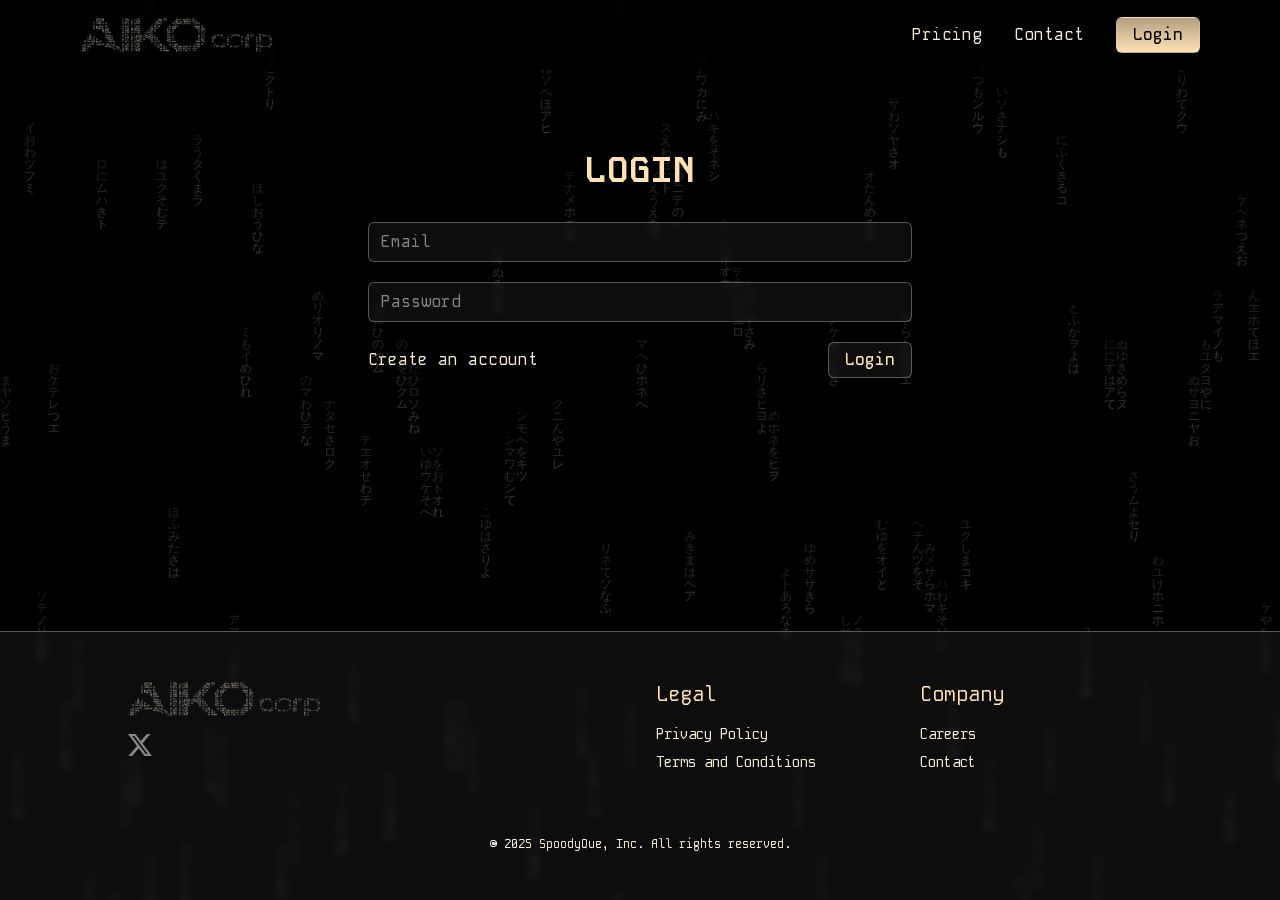
<file: login/index.html>
<!DOCTYPE html><html lang="en" class="dark" style="color-scheme:dark"><head><meta charSet="utf-8"/><meta name="viewport" content="width=device-width, initial-scale=1"/><link rel="preload" href="../_next/static/media/665f1f15ab71d738-s.p.woff2" as="font" crossorigin="" type="font/woff2"/><link rel="stylesheet" href="../_next/static/css/3579a099191fe703.css" data-precedence="next"/><link rel="preload" as="script" fetchPriority="low" href="../_next/static/chunks/webpack-a0017c22f1fb7651.js"/><script src="../_next/static/chunks/45b600b0-f682122d7291077d.js" async=""></script><script src="../_next/static/chunks/bd2ed61f-10d9b4314ef6028a.js" async=""></script><script src="../_next/static/chunks/388-d7d0ce49c5244075.js" async=""></script><script src="../_next/static/chunks/main-app-76e8828e78616f00.js" async=""></script><script src="../_next/static/chunks/547-4e4c061fdb17bd3b.js" async=""></script><script src="../_next/static/chunks/93-8a5ecf1343b79769.js" async=""></script><script src="../_next/static/chunks/90-8947ff924db9e65f.js" async=""></script><script src="../_next/static/chunks/app/layout-30a61381ccab6d4c.js" async=""></script><script src="../_next/static/chunks/154-b576e117027438ef.js" async=""></script><script src="../_next/static/chunks/app/page-542c829197dc0185.js" async=""></script><script src="../_next/static/chunks/app/login/page-e6257549e19711a5.js" async=""></script><script src="../_next/static/chunks/app/global-error-e65d72abb3e2e291.js" async=""></script><meta name="next-size-adjust" content=""/><title>SpoodyQue - AI Penetration Testing</title><meta name="description" content="Find vulnerabilities in your Web applications that hackers can exploit. No source code required. 0% false positives."/><meta name="keywords" content="Next.js,React,JavaScript,AI,Security"/><link rel="icon" href="../favicon.ico" type="image/x-icon" sizes="32x32"/><link rel="icon" href="../favicon.ico"/><script>document.querySelectorAll('body link[rel="icon"], body link[rel="apple-touch-icon"]').forEach(el => document.head.appendChild(el))</script><script src="../_next/static/chunks/polyfills-42372ed130431b0a.js" noModule=""></script></head><body class="__variable_fa65a6 antialiased"><script>((e,t,n,r,o,i,a,s)=>{let l=document.documentElement,u=["light","dark"];function c(t){var n;(Array.isArray(e)?e:[e]).forEach(e=>{let n="class"===e,r=n&&i?o.map(e=>i[e]||e):o;n?(l.classList.remove(...r),l.classList.add(i&&i[t]?i[t]:t)):l.setAttribute(e,t)}),n=t,s&&u.includes(n)&&(l.style.colorScheme=n)}if(r)c(r);else try{let e=localStorage.getItem(t)||n,r=a&&"system"===e?window.matchMedia("(prefers-color-scheme: dark)").matches?"dark":"light":e;c(r)}catch(e){}})("class","theme","dark","dark",["light","dark"],null,false,true)</script><div class="fixed top-0 left-0 w-full h-full pointer-events-none z-0"><!--$--><!--$!--><template data-dgst="BAILOUT_TO_CLIENT_SIDE_RENDERING"></template><!--/$--><!--/$--></div><div class="flex flex-col min-h-screen relative"><header class="sticky top-0 z-50 bg-black/50 backdrop-blur-xs"><div class="flex items-center justify-between w-full mx-auto py-4 px-4 sm:px-6 md:px-4 max-w-6xl"><a class="text-2xl w-[10rem] sm:w-[12rem] z-10 block" href="/"><image src="/../_next/static/media/aiko-long-kata.9da95927.svg"/></a><button type="button" class="sm:hidden z-50 p-2 focus:outline-none" aria-label="Toggle menu"><div class="relative w-6 h-5"><span class="absolute h-0.5 w-full bg-primary transform transition-all duration-300 ease-in-out rotate-0 top-0"></span><span class="absolute h-0.5 bg-primary transform transition-all duration-300 ease-in-out w-full opacity-100 top-2"></span><span class="absolute h-0.5 w-full bg-primary transform transition-all duration-300 ease-in-out rotate-0 top-4"></span></div></button><nav class="hidden sm:flex items-center space-x-8 font-mono text-base"><a class="hover:underline" href="../pricing">Pricing</a><a class="hover:underline" href="../contact">Contact</a><a data-slot="button" class="inline-flex items-center justify-center gap-2 whitespace-nowrap rounded-sm text-base font-medium transition-colors disabled:pointer-events-none disabled:opacity-50 [&amp;_svg]:pointer-events-none [&amp;_svg:not([class*=&#x27;size-&#x27;])]:size-4 shrink-0 [&amp;_svg]:shrink-0 outline-none focus-visible:border-ring focus-visible:ring-ring/50 focus-visible:ring-[3px] aria-invalid:ring-destructive/20 dark:aria-invalid:ring-destructive/40 aria-invalid:border-destructive hover:cursor-pointer bg-gradient-to-b from-accent/70 to-primary text-black hover:from-accent hover:to-primary border border-primary/20 font-mono h-9 px-4 py-2 has-[&gt;svg]:px-3" href="../login">Login</a></nav></div><div class="
          absolute left-0 right-0 z-40 bg-black/85 backdrop-blur-xs w-full
          hidden
          sm:hidden
        "><div class="p-4 h-screen"><nav class="flex flex-col space-y-4 font-mono text-base"><a class="py-2 block" href="pricing">Pricing</a><a class="py-2 block" href="contact">Contact</a><a class="py-2 block" href="login">Login</a></nav></div></div></header><main class="flex-1 relative z-10 pt-2 sm:pt-4"><div class="max-w-xl mx-auto px-4 py-16 font-mono"><h1 class="text-3xl sm:text-4xl font-bold mb-8 text-primary text-center">LOGIN</h1><form action="login" encType="multipart/form-data" method="POST"><input type="hidden" name="$ACTION_REF_1"/><input type="hidden" name="$ACTION_1:0" value="{&quot;id&quot;:&quot;601bb43d8415932b4854066d75f0006b7e0d910ff8&quot;,&quot;bound&quot;:&quot;$@1&quot;}"/><input type="hidden" name="$ACTION_1:1" value="[{&quot;success&quot;:false,&quot;message&quot;:null}]"/><input type="hidden" name="$ACTION_KEY" value="k182267655"/><div><input type="email" data-slot="input" class="file:text-foreground selection:bg-primary selection:text-primary-foreground flex w-full min-w-0 px-3 py-1 shadow-xs transition-[color,box-shadow] outline-none file:inline-flex file:h-7 file:border-0 file:bg-transparent file:text-sm file:font-medium disabled:pointer-events-none disabled:cursor-not-allowed disabled:opacity-50 text-foreground rounded-sm h-9 sm:h-10 bg-white/5 backdrop-blur-xs border border-white/30 focus-visible:border-white/30 focus-visible:ring-white/20 focus-visible:ring-[3px] aria-invalid:ring-destructive/20 dark:aria-invalid:ring-destructive/40 aria-invalid:border-destructive font-mono placeholder:text-white/50 text-sm sm:text-base mb-5" id="email" placeholder="Email" required="" autoComplete="email" name="email" value=""/><input type="password" data-slot="input" class="file:text-foreground selection:bg-primary selection:text-primary-foreground flex w-full min-w-0 px-3 py-1 shadow-xs transition-[color,box-shadow] outline-none file:inline-flex file:h-7 file:border-0 file:bg-transparent file:text-sm file:font-medium disabled:pointer-events-none disabled:cursor-not-allowed disabled:opacity-50 text-foreground rounded-sm h-9 sm:h-10 bg-white/5 backdrop-blur-xs border border-white/30 focus-visible:border-white/30 focus-visible:ring-white/20 focus-visible:ring-[3px] aria-invalid:ring-destructive/20 dark:aria-invalid:ring-destructive/40 aria-invalid:border-destructive font-mono placeholder:text-white/50 text-sm sm:text-base mb-5" id="password" placeholder="Password" required="" autoComplete="current-password" name="password" value=""/></div><div class="flex justify-between items-center w-full mb-4"><a class="text-sm sm:text-base" href="signup">Create an account</a><button data-slot="button" class="inline-flex items-center justify-center whitespace-nowrap rounded-sm font-medium transition-colors disabled:pointer-events-none disabled:opacity-50 [&amp;_svg]:pointer-events-none [&amp;_svg:not([class*=&#x27;size-&#x27;])]:size-4 shrink-0 [&amp;_svg]:shrink-0 outline-none focus-visible:border-ring focus-visible:ring-ring/50 focus-visible:ring-[3px] aria-invalid:ring-destructive/20 dark:aria-invalid:ring-destructive/40 aria-invalid:border-destructive hover:cursor-pointer bg-white/5 backdrop-blur-xs border border-white/30 hover:bg-white/10 hover:border-white/40 text-primary py-2 h-8 gap-1.5 px-3 has-[&gt;svg]:px-2.5 text-sm sm:h-9 sm:px-4 sm:text-base sm:has-[&gt;svg]:px-3" type="submit">Login</button></div></form></div><!--$--><!--/$--><!--$--><!--/$--></main><footer class="py-8 sm:py-12 px-4 sm:px-6 border-t border-white/30 relative z-10 mt-12 sm:mt-20 font-mono backdrop-blur-xs bg-white/5"><div class="max-w-5xl mx-auto grid grid-cols-2 sm:grid-cols-4 gap-6 sm:gap-8"><div class="col-span-2 sm:col-span-1 self-start mb-6 sm:mb-0"><div class="w-[10rem] sm:w-[12rem] flex flex-col relative"><image src="/_next/static/media/aiko-long-kata.9da95927.svg"/><div class="flex flex-row items-center gap-4 mt-4"><a target="_blank" href="https://x.com/spoodyque"><img alt="X Logo" draggable="false" loading="lazy" width="300" height="271" decoding="async" data-nimg="1" class="w-6 h-auto opacity-50 hover:opacity-100" style="color:transparent" src="../xcom.svg"/></a></div></div></div><div class="hidden sm:block"></div><div class="col-span-1"><h3 class="text-lg sm:text-xl mb-3 sm:mb-4 text-accent">Legal</h3><ul class="space-y-2 text-xs sm:text-sm"><li><a class="hover:text-white" href="privacy">Privacy Policy</a></li><li><a class="hover:text-white" href="terms">Terms and Conditions</a></li></ul></div><div class="col-span-1"><h3 class="text-lg sm:text-xl mb-3 sm:mb-4 text-accent">Company</h3><ul class="space-y-2 text-xs sm:text-sm"><li><a class="hover:text-white" href="careers">Careers</a></li><li><a class="hover:text-white" href="contact">Contact</a></li></ul></div></div><div class="max-w-6xl mx-auto mt-8 pt-6 sm:pt-8 text-center text-xs"><p>© <!-- -->2025<!-- --> SpoodyQue, Inc. All rights reserved.</p></div></footer></div><script src="../_next/static/chunks/webpack-a0017c22f1fb7651.js" async=""></script><script>(self.__next_f=self.__next_f||[]).push([0])</script><script>self.__next_f.push([1,"1:\"$Sreact.fragment\"\n2:I[8791,[\"547\",\"static/chunks/547-4e4c061fdb17bd3b.js\",\"93\",\"static/chunks/93-8a5ecf1343b79769.js\",\"90\",\"static/chunks/90-8947ff924db9e65f.js\",\"177\",\"static/chunks/app/layout-30a61381ccab6d4c.js\"],\"Provider\"]\n3:I[8418,[\"547\",\"static/chunks/547-4e4c061fdb17bd3b.js\",\"93\",\"static/chunks/93-8a5ecf1343b79769.js\",\"90\",\"static/chunks/90-8947ff924db9e65f.js\",\"177\",\"static/chunks/app/layout-30a61381ccab6d4c.js\"],\"default\"]\n4:I[885,[\"547\",\"static/chunks/547-4e4c061fdb17bd3b.js\",\"93\",\"static/chunks/93-8a5ecf1343b79769.js\",\"90\",\"static/chunks/90-8947ff924db9e65f.js\",\"177\",\"static/chunks/app/layout-30a61381ccab6d4c.js\"],\"default\"]\n5:I[2340,[],\"\"]\n6:I[3250,[],\"\"]\n8:I[1093,[\"547\",\"static/chunks/547-4e4c061fdb17bd3b.js\",\"93\",\"static/chunks/93-8a5ecf1343b79769.js\",\"90\",\"static/chunks/90-8947ff924db9e65f.js\",\"154\",\"static/chunks/154-b576e117027438ef.js\",\"974\",\"static/chunks/app/page-542c829197dc0185.js\"],\"\"]\n9:I[2090,[\"547\",\"static/chunks/547-4e4c061fdb17bd3b.js\",\"93\",\"static/chunks/93-8a5ecf1343b79769.js\",\"90\",\"static/chunks/90-8947ff924db9e65f.js\",\"154\",\"static/chunks/154-b576e117027438ef.js\",\"974\",\"static/chunks/app/page-542c829197dc0185.js\"],\"Image\"]\na:I[3185,[],\"ClientPageRoot\"]\nb:I[3982,[\"547\",\"static/chunks/547-4e4c061fdb17bd3b.js\",\"93\",\"static/chunks/93-8a5ecf1343b79769.js\",\"520\",\"static/chunks/app/login/page-e6257549e19711a5.js\"],\"default\"]\ne:I[3748,[],\"MetadataBoundary\"]\n10:I[3748,[],\"OutletBoundary\"]\n13:I[7356,[],\"AsyncMetadataOutlet\"]\n15:I[3748,[],\"ViewportBoundary\"]\n17:I[7082,[\"219\",\"static/chunks/app/global-error-e65d72abb3e2e291.js\"],\"default\"]\n:HL[\"/../_next/static/media/665f1f15ab71d738-s.p.woff2\",\"font\",{\"crossOrigin\":\"\",\"type\":\"font/woff2\"}]\n:HL[\"/../_next/static/css/3579a099191fe703.css\",\"style\"]\n"])</script><script>self.__next_f.push([1,"0:{\"P\":null,\"b\":\"xVFkD77LUpaVbkV8g2Gin\",\"p\":\"\",\"c\":[\"\",\"login\"],\"i\":false,\"f\":[[[\"\",{\"children\":[\"login\",{\"children\":[\"__PAGE__\",{}]}]},\"$undefined\",\"$undefined\",true],[\"\",[\"$\",\"$1\",\"c\",{\"children\":[[[\"$\",\"link\",\"0\",{\"rel\":\"stylesheet\",\"href\":\"/../_next/static/css/3579a099191fe703.css\",\"precedence\":\"next\",\"crossOrigin\":\"$undefined\",\"nonce\":\"$undefined\"}]],[\"$\",\"html\",null,{\"lang\":\"en\",\"className\":\"dark\",\"style\":{\"colorScheme\":\"dark\"},\"children\":[\"$\",\"body\",null,{\"className\":\"__variable_fa65a6 antialiased\",\"children\":[\"$\",\"$L2\",null,{\"children\":[[\"$\",\"div\",null,{\"className\":\"fixed top-0 left-0 w-full h-full pointer-events-none z-0\",\"children\":[\"$\",\"$L3\",null,{}]}],[\"$\",\"div\",null,{\"className\":\"flex flex-col min-h-screen relative\",\"children\":[[\"$\",\"$L4\",null,{}],[\"$\",\"main\",null,{\"className\":\"flex-1 relative z-10 pt-2 sm:pt-4\",\"children\":[\"$\",\"$L5\",null,{\"parallelRouterKey\":\"children\",\"error\":\"$undefined\",\"errorStyles\":\"$undefined\",\"errorScripts\":\"$undefined\",\"template\":[\"$\",\"$L6\",null,{}],\"templateStyles\":\"$undefined\",\"templateScripts\":\"$undefined\",\"notFound\":[\"$L7\",[]],\"forbidden\":\"$undefined\",\"unauthorized\":\"$undefined\"}]}],[\"$\",\"footer\",null,{\"className\":\"py-8 sm:py-12 px-4 sm:px-6 border-t border-white/30 relative z-10 mt-12 sm:mt-20 font-mono backdrop-blur-xs bg-white/5\",\"children\":[[\"$\",\"div\",null,{\"className\":\"max-w-5xl mx-auto grid grid-cols-2 sm:grid-cols-4 gap-6 sm:gap-8\",\"children\":[[\"$\",\"div\",null,{\"className\":\"col-span-2 sm:col-span-1 self-start mb-6 sm:mb-0\",\"children\":[\"$\",\"div\",null,{\"className\":\"w-[10rem] sm:w-[12rem] flex flex-col relative\",\"children\":[[\"$\",\"img\",null,{\"src\":\"/_next/static/media/aiko-long-kata.9da95927.svg\",\"alt\":\"SpoodyQue Logo\",\"width\":\"100%\",\"height\":\"100%\"}],[\"$\",\"div\",null,{\"className\":\"flex flex-row items-center gap-4 mt-4\",\"children\":[[\"$\",\"$L8\",null,{\"href\":\"https://x.com/spoodyque\",\"target\":\"_blank\",\"children\":[\"$\",\"$L9\",null,{\"src\":\"/../xcom.svg\",\"alt\":\"X Logo\",\"width\":300,\"height\":271,\"className\":\"w-6 h-auto opacity-50 hover:opacity-100\",\"draggable\":\"false\"}]}]]}]]}]}],[\"$\",\"div\",null,{\"className\":\"hidden sm:block\"}],[\"$\",\"div\",null,{\"className\":\"col-span-1\",\"children\":[[\"$\",\"h3\",null,{\"className\":\"text-lg sm:text-xl mb-3 sm:mb-4 text-accent\",\"children\":\"Legal\"}],[\"$\",\"ul\",null,{\"className\":\"space-y-2 text-xs sm:text-sm\",\"children\":[[\"$\",\"li\",null,{\"children\":[\"$\",\"$L8\",null,{\"href\":\"/privacy\",\"className\":\"hover:text-white\",\"children\":\"Privacy Policy\"}]}],[\"$\",\"li\",null,{\"children\":[\"$\",\"$L8\",null,{\"href\":\"/terms\",\"className\":\"hover:text-white\",\"children\":\"Terms and Conditions\"}]}]]}]]}],[\"$\",\"div\",null,{\"className\":\"col-span-1\",\"children\":[[\"$\",\"h3\",null,{\"className\":\"text-lg sm:text-xl mb-3 sm:mb-4 text-accent\",\"children\":\"Company\"}],[\"$\",\"ul\",null,{\"className\":\"space-y-2 text-xs sm:text-sm\",\"children\":[[\"$\",\"li\",null,{\"children\":[\"$\",\"$L8\",null,{\"href\":\"/careers\",\"className\":\"hover:text-white\",\"children\":\"Careers\"}]}],[\"$\",\"li\",null,{\"children\":[\"$\",\"$L8\",null,{\"href\":\"/contact\",\"className\":\"hover:text-white\",\"children\":\"Contact\"}]}]]}]]}]]}],[\"$\",\"div\",null,{\"className\":\"max-w-6xl mx-auto mt-8 pt-6 sm:pt-8 text-center text-xs\",\"children\":[\"$\",\"p\",null,{\"children\":[\"© \",2025,\" SpoodyQue, Inc. All rights reserved.\"]}]}]]}]]}]]}]}]}]]}],{\"children\":[\"login\",[\"$\",\"$1\",\"c\",{\"children\":[null,[\"$\",\"$L5\",null,{\"parallelRouterKey\":\"children\",\"error\":\"$undefined\",\"errorStyles\":\"$undefined\",\"errorScripts\":\"$undefined\",\"template\":[\"$\",\"$L6\",null,{}],\"templateStyles\":\"$undefined\",\"templateScripts\":\"$undefined\",\"notFound\":\"$undefined\",\"forbidden\":\"$undefined\",\"unauthorized\":\"$undefined\"}]]}],{\"children\":[\"__PAGE__\",[\"$\",\"$1\",\"c\",{\"children\":[[\"$\",\"$La\",null,{\"Component\":\"$b\",\"searchParams\":{},\"params\":{},\"promises\":[\"$@c\",\"$@d\"]}],[\"$\",\"$Le\",null,{\"children\":\"$Lf\"}],null,[\"$\",\"$L10\",null,{\"children\":[\"$L11\",\"$L12\",[\"$\",\"$L13\",null,{\"promise\":\"$@14\"}]]}]]}],{},null,false]},null,false]},null,false],[\"$\",\"$1\",\"h\",{\"children\":[null,[\"$\",\"$1\",\"XZSVBuzu0ux__90jhdxJ9\",{\"children\":[[\"$\",\"$L15\",null,{\"children\":\"$L16\"}],[\"$\",\"meta\",null,{\"name\":\"next-size-adjust\",\"content\":\"\"}]]}],null]}],false]],\"m\":\"$undefined\",\"G\":[\"$17\",[]],\"s\":false,\"S\":true}\n"])</script><script>self.__next_f.push([1,"7:E{\"digest\":\"NEXT_REDIRECT;replace;/;307;\"}\n"])</script><script>self.__next_f.push([1,"18:\"$Sreact.suspense\"\n19:I[7356,[],\"AsyncMetadata\"]\nc:{}\nd:{}\nf:[\"$\",\"$18\",null,{\"fallback\":null,\"children\":[\"$\",\"$L19\",null,{\"promise\":\"$@1a\"}]}]\n"])</script><script>self.__next_f.push([1,"12:null\n"])</script><script>self.__next_f.push([1,"16:[[\"$\",\"meta\",\"0\",{\"charSet\":\"utf-8\"}],[\"$\",\"meta\",\"1\",{\"name\":\"viewport\",\"content\":\"width=device-width, initial-scale=1\"}]]\n11:null\n"])</script><script>self.__next_f.push([1,"1a:{\"metadata\":[[\"$\",\"title\",\"0\",{\"children\":\"SpoodyQue - AI Penetration Testing\"}],[\"$\",\"meta\",\"1\",{\"name\":\"description\",\"content\":\"Find vulnerabilities in your Web applications that hackers can exploit. No source code required. 0% false positives.\"}],[\"$\",\"meta\",\"2\",{\"name\":\"keywords\",\"content\":\"Next.js,React,JavaScript,AI,Security\"}],[\"$\",\"link\",\"3\",{\"rel\":\"icon\",\"href\":\"/favicon.ico\",\"type\":\"image/x-icon\",\"sizes\":\"32x32\"}],[\"$\",\"link\",\"4\",{\"rel\":\"icon\",\"href\":\"/favicon.ico\"}]],\"error\":null,\"digest\":\"$undefined\"}\n14:{\"metadata\":\"$1a:metadata\",\"error\":null,\"digest\":\"$undefined\"}\n"])</script></body></html>
</file>
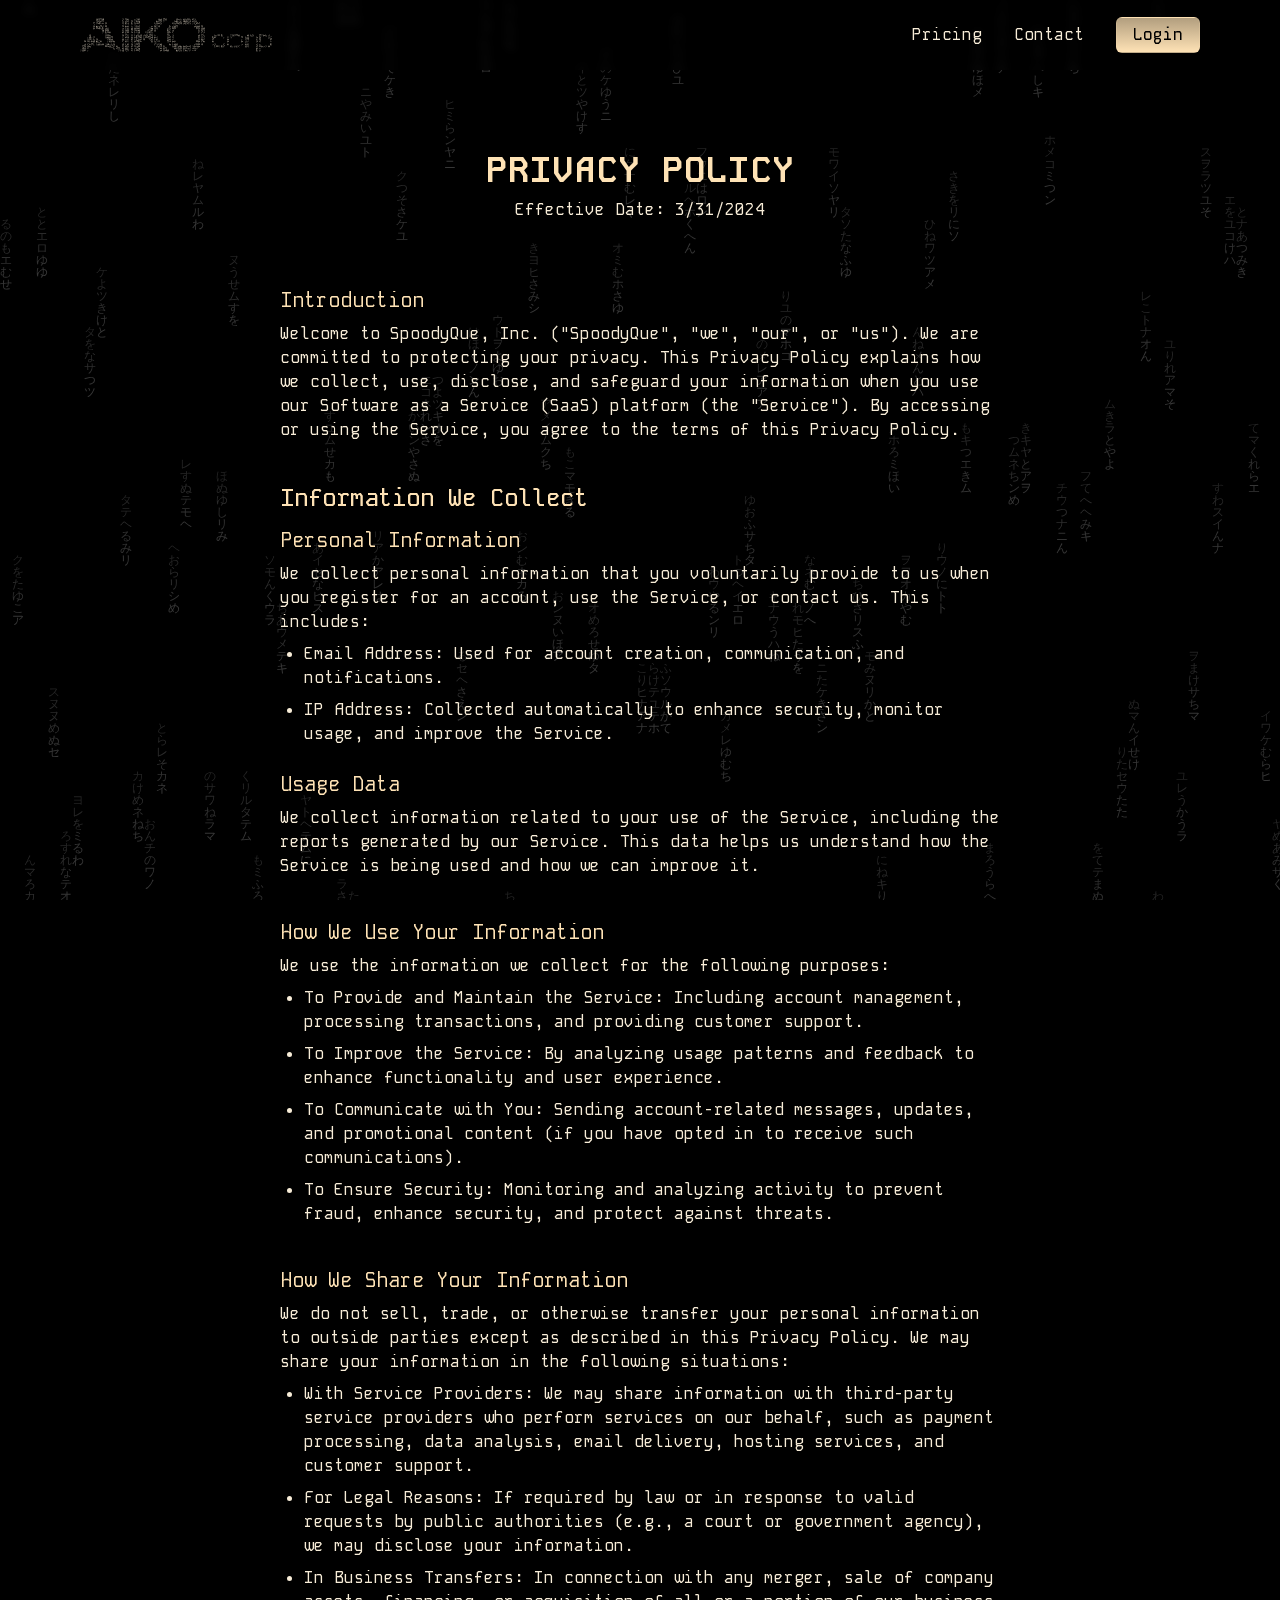
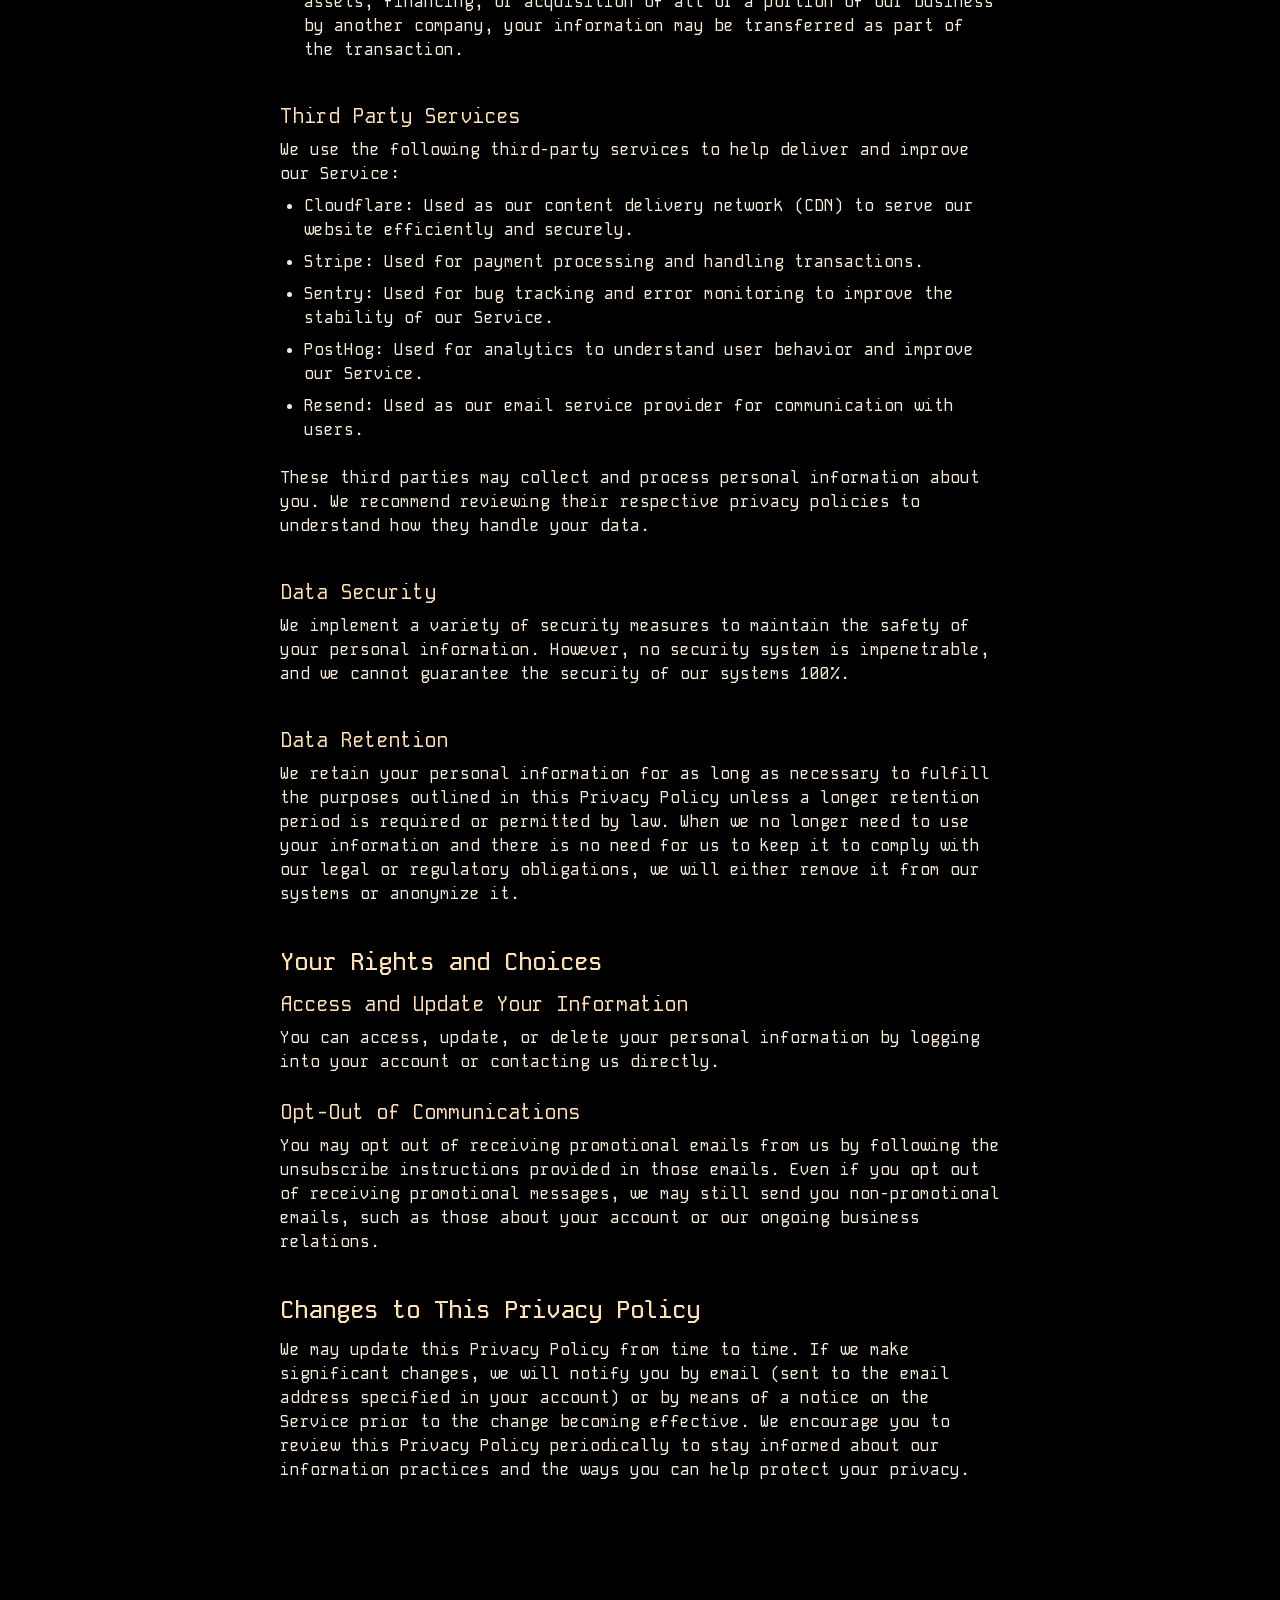
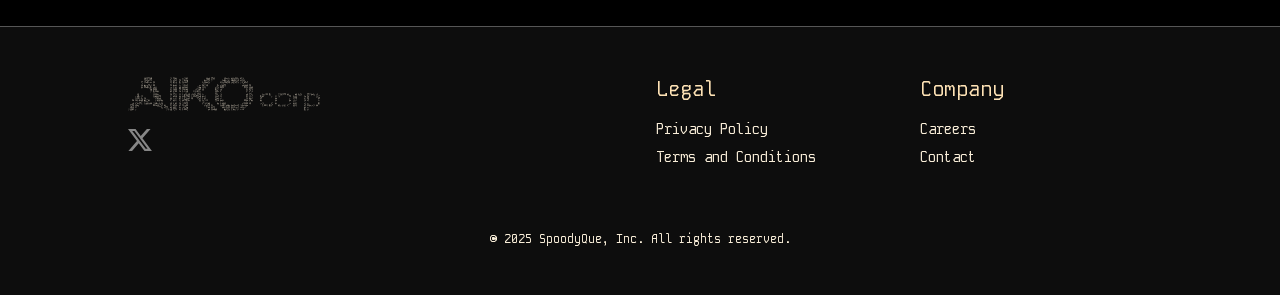
<file: privacy/index.html>
<!DOCTYPE html><html lang="en" class="dark" style="color-scheme:dark"><head><meta charSet="utf-8"/><meta name="viewport" content="width=device-width, initial-scale=1"/><link rel="preload" href="../_next/static/media/665f1f15ab71d738-s.p.woff2" as="font" crossorigin="" type="font/woff2"/><link rel="stylesheet" href="../_next/static/css/3579a099191fe703.css" data-precedence="next"/><link rel="preload" as="script" fetchPriority="low" href="../_next/static/chunks/webpack-a0017c22f1fb7651.js"/><script src="../_next/static/chunks/45b600b0-f682122d7291077d.js" async=""></script><script src="../_next/static/chunks/bd2ed61f-10d9b4314ef6028a.js" async=""></script><script src="../_next/static/chunks/388-d7d0ce49c5244075.js" async=""></script><script src="../_next/static/chunks/main-app-76e8828e78616f00.js" async=""></script><script src="../_next/static/chunks/547-4e4c061fdb17bd3b.js" async=""></script><script src="../_next/static/chunks/93-8a5ecf1343b79769.js" async=""></script><script src="../_next/static/chunks/90-8947ff924db9e65f.js" async=""></script><script src="../_next/static/chunks/app/layout-30a61381ccab6d4c.js" async=""></script><script src="../_next/static/chunks/154-b576e117027438ef.js" async=""></script><script src="../_next/static/chunks/app/page-542c829197dc0185.js" async=""></script><script src="../_next/static/chunks/app/global-error-e65d72abb3e2e291.js" async=""></script><meta name="next-size-adjust" content=""/><title>SpoodyQue - AI Penetration Testing</title><meta name="description" content="Find vulnerabilities in your Web applications that hackers can exploit. No source code required. 0% false positives."/><meta name="keywords" content="Next.js,React,JavaScript,AI,Security"/><link rel="icon" href="../favicon.ico" type="image/x-icon" sizes="32x32"/><link rel="icon" href="../favicon.ico"/><script>document.querySelectorAll('body link[rel="icon"], body link[rel="apple-touch-icon"]').forEach(el => document.head.appendChild(el))</script><script src="../_next/static/chunks/polyfills-42372ed130431b0a.js" noModule=""></script></head><body class="__variable_fa65a6 antialiased"><script>((e,t,n,r,o,i,a,s)=>{let l=document.documentElement,u=["light","dark"];function c(t){var n;(Array.isArray(e)?e:[e]).forEach(e=>{let n="class"===e,r=n&&i?o.map(e=>i[e]||e):o;n?(l.classList.remove(...r),l.classList.add(i&&i[t]?i[t]:t)):l.setAttribute(e,t)}),n=t,s&&u.includes(n)&&(l.style.colorScheme=n)}if(r)c(r);else try{let e=localStorage.getItem(t)||n,r=a&&"system"===e?window.matchMedia("(prefers-color-scheme: dark)").matches?"dark":"light":e;c(r)}catch(e){}})("class","theme","dark","dark",["light","dark"],null,false,true)</script><div class="fixed top-0 left-0 w-full h-full pointer-events-none z-0"><!--$--><!--$!--><template data-dgst="BAILOUT_TO_CLIENT_SIDE_RENDERING"></template><!--/$--><!--/$--></div><div class="flex flex-col min-h-screen relative"><header class="sticky top-0 z-50 bg-black/50 backdrop-blur-xs"><div class="flex items-center justify-between w-full mx-auto py-4 px-4 sm:px-6 md:px-4 max-w-6xl"><a class="text-2xl w-[10rem] sm:w-[12rem] z-10 block" href="/"><image src="/../_next/static/media/aiko-long-kata.9da95927.svg"/></a><button type="button" class="sm:hidden z-50 p-2 focus:outline-none" aria-label="Toggle menu"><div class="relative w-6 h-5"><span class="absolute h-0.5 w-full bg-primary transform transition-all duration-300 ease-in-out rotate-0 top-0"></span><span class="absolute h-0.5 bg-primary transform transition-all duration-300 ease-in-out w-full opacity-100 top-2"></span><span class="absolute h-0.5 w-full bg-primary transform transition-all duration-300 ease-in-out rotate-0 top-4"></span></div></button><nav class="hidden sm:flex items-center space-x-8 font-mono text-base"><a class="hover:underline" href="../pricing">Pricing</a><a class="hover:underline" href="../contact">Contact</a><a data-slot="button" class="inline-flex items-center justify-center gap-2 whitespace-nowrap rounded-sm text-base font-medium transition-colors disabled:pointer-events-none disabled:opacity-50 [&amp;_svg]:pointer-events-none [&amp;_svg:not([class*=&#x27;size-&#x27;])]:size-4 shrink-0 [&amp;_svg]:shrink-0 outline-none focus-visible:border-ring focus-visible:ring-ring/50 focus-visible:ring-[3px] aria-invalid:ring-destructive/20 dark:aria-invalid:ring-destructive/40 aria-invalid:border-destructive hover:cursor-pointer bg-gradient-to-b from-accent/70 to-primary text-black hover:from-accent hover:to-primary border border-primary/20 font-mono h-9 px-4 py-2 has-[&gt;svg]:px-3" href="../login">Login</a></nav></div><div class="
          absolute left-0 right-0 z-40 bg-black/85 backdrop-blur-xs w-full
          hidden
          sm:hidden
        "><div class="p-4 h-screen"><nav class="flex flex-col space-y-4 font-mono text-base"><a class="py-2 block" href="pricing">Pricing</a><a class="py-2 block" href="contact">Contact</a><a class="py-2 block" href="login">Login</a></nav></div></div></header><main class="flex-1 relative z-10 pt-2 sm:pt-4"><div class="max-w-3xl mx-auto px-4 sm:px-6 py-8 sm:py-12 md:py-16 font-mono"><div class="text-center mb-8 sm:mb-12 md:mb-16"><h1 class="text-3xl sm:text-4xl font-bold mb-2 text-primary">PRIVACY POLICY</h1><p class="max-w-2xl mx-auto">Effective Date: 3/31/2024</p></div><div class="space-y-6 sm:space-y-8 md:space-y-10"><div><h3 class="text-xl mb-2 text-primary">Introduction</h3><p class="text-sm sm:text-base">Welcome to SpoodyQue, Inc. (&quot;SpoodyQue&quot;, &quot;we&quot;, &quot;our&quot;, or &quot;us&quot;). We are committed to protecting your privacy. This Privacy Policy explains how we collect, use, disclose, and safeguard your information when you use our Software as a Service (SaaS) platform (the &quot;Service&quot;). By accessing or using the Service, you agree to the terms of this Privacy Policy.</p></div><div><h3 class="text-xl sm:text-2xl mb-3 text-primary font-medium">Information We Collect</h3><h3 class="text-lg sm:text-xl mb-2 text-primary">Personal Information</h3><p class="mb-2 text-sm sm:text-base">We collect personal information that you voluntarily provide to us when you register for an account, use the Service, or contact us. This includes:</p><ul class="list-disc pl-4 sm:pl-6 space-y-1 sm:space-y-2 mb-4 sm:mb-6 text-sm sm:text-base"><li>Email Address: Used for account creation, communication, and notifications.</li><li>IP Address: Collected automatically to enhance security, monitor usage, and improve the Service.</li></ul><h3 class="text-lg sm:text-xl mb-2 text-primary">Usage Data</h3><p class="text-sm sm:text-base">We collect information related to your use of the Service, including the reports generated by our Service. This data helps us understand how the Service is being used and how we can improve it.</p></div><div><h3 class="text-lg sm:text-xl mb-2 text-primary">How We Use Your Information</h3><p class="mb-2 text-sm sm:text-base">We use the information we collect for the following purposes:</p><ul class="list-disc pl-4 sm:pl-6 space-y-1 sm:space-y-2 mb-4 sm:mb-6 text-sm sm:text-base"><li>To Provide and Maintain the Service: Including account management, processing transactions, and providing customer support.</li><li>To Improve the Service: By analyzing usage patterns and feedback to enhance functionality and user experience.</li><li>To Communicate with You: Sending account-related messages, updates, and promotional content (if you have opted in to receive such communications).</li><li>To Ensure Security: Monitoring and analyzing activity to prevent fraud, enhance security, and protect against threats.</li></ul></div><div><h3 class="text-lg sm:text-xl mb-2 text-primary">How We Share Your Information</h3><p class="mb-2 text-sm sm:text-base">We do not sell, trade, or otherwise transfer your personal information to outside parties except as described in this Privacy Policy. We may share your information in the following situations:</p><ul class="list-disc pl-4 sm:pl-6 space-y-1 sm:space-y-2 mb-4 sm:mb-6 text-sm sm:text-base"><li>With Service Providers: We may share information with third-party service providers who perform services on our behalf, such as payment processing, data analysis, email delivery, hosting services, and customer support.</li><li>For Legal Reasons: If required by law or in response to valid requests by public authorities (e.g., a court or government agency), we may disclose your information.</li><li>In Business Transfers: In connection with any merger, sale of company assets, financing, or acquisition of all or a portion of our business by another company, your information may be transferred as part of the transaction.</li></ul></div><div><h3 class="text-lg sm:text-xl mb-2 text-primary">Third Party Services</h3><p class="mb-2 text-sm sm:text-base">We use the following third-party services to help deliver and improve our Service:</p><ul class="list-disc pl-4 sm:pl-6 space-y-1 sm:space-y-2 mb-4 sm:mb-6 text-sm sm:text-base"><li>Cloudflare: Used as our content delivery network (CDN) to serve our website efficiently and securely.</li><li>Stripe: Used for payment processing and handling transactions.</li><li>Sentry: Used for bug tracking and error monitoring to improve the stability of our Service.</li><li>PostHog: Used for analytics to understand user behavior and improve our Service.</li><li>Resend: Used as our email service provider for communication with users.</li></ul><p class="text-sm sm:text-base">These third parties may collect and process personal information about you. We recommend reviewing their respective privacy policies to understand how they handle your data.</p></div><div><h3 class="text-lg sm:text-xl mb-2 text-primary">Data Security</h3><p class="text-sm sm:text-base">We implement a variety of security measures to maintain the safety of your personal information. However, no security system is impenetrable, and we cannot guarantee the security of our systems 100%.</p></div><div><h3 class="text-lg sm:text-xl mb-2 text-primary">Data Retention</h3><p class="text-sm sm:text-base">We retain your personal information for as long as necessary to fulfill the purposes outlined in this Privacy Policy unless a longer retention period is required or permitted by law. When we no longer need to use your information and there is no need for us to keep it to comply with our legal or regulatory obligations, we will either remove it from our systems or anonymize it.</p></div><div><h3 class="text-xl sm:text-2xl mb-3 text-primary font-medium">Your Rights and Choices</h3><h3 class="text-lg sm:text-xl mb-2 text-primary">Access and Update Your Information</h3><p class="mb-4 sm:mb-6 text-sm sm:text-base">You can access, update, or delete your personal information by logging into your account or contacting us directly.</p><h3 class="text-lg sm:text-xl mb-2 text-primary">Opt-Out of Communications</h3><p class="text-sm sm:text-base">You may opt out of receiving promotional emails from us by following the unsubscribe instructions provided in those emails. Even if you opt out of receiving promotional messages, we may still send you non-promotional emails, such as those about your account or our ongoing business relations.</p></div><div><h3 class="text-xl sm:text-2xl mb-3 text-primary font-medium">Changes to This Privacy Policy</h3><p class="text-sm sm:text-base">We may update this Privacy Policy from time to time. If we make significant changes, we will notify you by email (sent to the email address specified in your account) or by means of a notice on the Service prior to the change becoming effective. We encourage you to review this Privacy Policy periodically to stay informed about our information practices and the ways you can help protect your privacy.</p></div></div></div><!--$--><!--/$--><!--$--><!--/$--></main><footer class="py-8 sm:py-12 px-4 sm:px-6 border-t border-white/30 relative z-10 mt-12 sm:mt-20 font-mono backdrop-blur-xs bg-white/5"><div class="max-w-5xl mx-auto grid grid-cols-2 sm:grid-cols-4 gap-6 sm:gap-8"><div class="col-span-2 sm:col-span-1 self-start mb-6 sm:mb-0"><div class="w-[10rem] sm:w-[12rem] flex flex-col relative"><image src="/_next/static/media/aiko-long-kata.9da95927.svg"/><div class="flex flex-row items-center gap-4 mt-4"><a target="_blank" href="https://x.com/spoodyque"><img alt="X Logo" draggable="false" loading="lazy" width="300" height="271" decoding="async" data-nimg="1" class="w-6 h-auto opacity-50 hover:opacity-100" style="color:transparent" src="../xcom.svg"/></a></div></div></div><div class="hidden sm:block"></div><div class="col-span-1"><h3 class="text-lg sm:text-xl mb-3 sm:mb-4 text-accent">Legal</h3><ul class="space-y-2 text-xs sm:text-sm"><li><a class="hover:text-white" href="privacy">Privacy Policy</a></li><li><a class="hover:text-white" href="terms">Terms and Conditions</a></li></ul></div><div class="col-span-1"><h3 class="text-lg sm:text-xl mb-3 sm:mb-4 text-accent">Company</h3><ul class="space-y-2 text-xs sm:text-sm"><li><a class="hover:text-white" href="careers">Careers</a></li><li><a class="hover:text-white" href="contact">Contact</a></li></ul></div></div><div class="max-w-6xl mx-auto mt-8 pt-6 sm:pt-8 text-center text-xs"><p>© <!-- -->2025<!-- --> SpoodyQue, Inc. All rights reserved.</p></div></footer></div><script src="../_next/static/chunks/webpack-a0017c22f1fb7651.js" async=""></script><script>(self.__next_f=self.__next_f||[]).push([0])</script><script>self.__next_f.push([1,"1:\"$Sreact.fragment\"\n2:I[8791,[\"547\",\"static/chunks/547-4e4c061fdb17bd3b.js\",\"93\",\"static/chunks/93-8a5ecf1343b79769.js\",\"90\",\"static/chunks/90-8947ff924db9e65f.js\",\"177\",\"static/chunks/app/layout-30a61381ccab6d4c.js\"],\"Provider\"]\n3:I[8418,[\"547\",\"static/chunks/547-4e4c061fdb17bd3b.js\",\"93\",\"static/chunks/93-8a5ecf1343b79769.js\",\"90\",\"static/chunks/90-8947ff924db9e65f.js\",\"177\",\"static/chunks/app/layout-30a61381ccab6d4c.js\"],\"default\"]\n4:I[885,[\"547\",\"static/chunks/547-4e4c061fdb17bd3b.js\",\"93\",\"static/chunks/93-8a5ecf1343b79769.js\",\"90\",\"static/chunks/90-8947ff924db9e65f.js\",\"177\",\"static/chunks/app/layout-30a61381ccab6d4c.js\"],\"default\"]\n5:I[2340,[],\"\"]\n6:I[3250,[],\"\"]\n8:I[1093,[\"547\",\"static/chunks/547-4e4c061fdb17bd3b.js\",\"93\",\"static/chunks/93-8a5ecf1343b79769.js\",\"90\",\"static/chunks/90-8947ff924db9e65f.js\",\"154\",\"static/chunks/154-b576e117027438ef.js\",\"974\",\"static/chunks/app/page-542c829197dc0185.js\"],\"\"]\n9:I[2090,[\"547\",\"static/chunks/547-4e4c061fdb17bd3b.js\",\"93\",\"static/chunks/93-8a5ecf1343b79769.js\",\"90\",\"static/chunks/90-8947ff924db9e65f.js\",\"154\",\"static/chunks/154-b576e117027438ef.js\",\"974\",\"static/chunks/app/page-542c829197dc0185.js\"],\"Image\"]\na:I[3748,[],\"MetadataBoundary\"]\nc:I[3748,[],\"OutletBoundary\"]\nf:I[7356,[],\"AsyncMetadataOutlet\"]\n11:I[3748,[],\"ViewportBoundary\"]\n13:I[7082,[\"219\",\"static/chunks/app/global-error-e65d72abb3e2e291.js\"],\"default\"]\n:HL[\"/../_next/static/media/665f1f15ab71d738-s.p.woff2\",\"font\",{\"crossOrigin\":\"\",\"type\":\"font/woff2\"}]\n:HL[\"/../_next/static/css/3579a099191fe703.css\",\"style\"]\n"])</script><script>self.__next_f.push([1,"0:{\"P\":null,\"b\":\"xVFkD77LUpaVbkV8g2Gin\",\"p\":\"\",\"c\":[\"\",\"privacy\"],\"i\":false,\"f\":[[[\"\",{\"children\":[\"privacy\",{\"children\":[\"__PAGE__\",{}]}]},\"$undefined\",\"$undefined\",true],[\"\",[\"$\",\"$1\",\"c\",{\"children\":[[[\"$\",\"link\",\"0\",{\"rel\":\"stylesheet\",\"href\":\"/../_next/static/css/3579a099191fe703.css\",\"precedence\":\"next\",\"crossOrigin\":\"$undefined\",\"nonce\":\"$undefined\"}]],[\"$\",\"html\",null,{\"lang\":\"en\",\"className\":\"dark\",\"style\":{\"colorScheme\":\"dark\"},\"children\":[\"$\",\"body\",null,{\"className\":\"__variable_fa65a6 antialiased\",\"children\":[\"$\",\"$L2\",null,{\"children\":[[\"$\",\"div\",null,{\"className\":\"fixed top-0 left-0 w-full h-full pointer-events-none z-0\",\"children\":[\"$\",\"$L3\",null,{}]}],[\"$\",\"div\",null,{\"className\":\"flex flex-col min-h-screen relative\",\"children\":[[\"$\",\"$L4\",null,{}],[\"$\",\"main\",null,{\"className\":\"flex-1 relative z-10 pt-2 sm:pt-4\",\"children\":[\"$\",\"$L5\",null,{\"parallelRouterKey\":\"children\",\"error\":\"$undefined\",\"errorStyles\":\"$undefined\",\"errorScripts\":\"$undefined\",\"template\":[\"$\",\"$L6\",null,{}],\"templateStyles\":\"$undefined\",\"templateScripts\":\"$undefined\",\"notFound\":[\"$L7\",[]],\"forbidden\":\"$undefined\",\"unauthorized\":\"$undefined\"}]}],[\"$\",\"footer\",null,{\"className\":\"py-8 sm:py-12 px-4 sm:px-6 border-t border-white/30 relative z-10 mt-12 sm:mt-20 font-mono backdrop-blur-xs bg-white/5\",\"children\":[[\"$\",\"div\",null,{\"className\":\"max-w-5xl mx-auto grid grid-cols-2 sm:grid-cols-4 gap-6 sm:gap-8\",\"children\":[[\"$\",\"div\",null,{\"className\":\"col-span-2 sm:col-span-1 self-start mb-6 sm:mb-0\",\"children\":[\"$\",\"div\",null,{\"className\":\"w-[10rem] sm:w-[12rem] flex flex-col relative\",\"children\":[[\"$\",\"img\",null,{\"src\":\"/_next/static/media/aiko-long-kata.9da95927.svg\",\"alt\":\"SpoodyQue Logo\",\"width\":\"100%\",\"height\":\"100%\"}],[\"$\",\"div\",null,{\"className\":\"flex flex-row items-center gap-4 mt-4\",\"children\":[[\"$\",\"$L8\",null,{\"href\":\"https://x.com/spoodyque\",\"target\":\"_blank\",\"children\":[\"$\",\"$L9\",null,{\"src\":\"/../xcom.svg\",\"alt\":\"X Logo\",\"width\":300,\"height\":271,\"className\":\"w-6 h-auto opacity-50 hover:opacity-100\",\"draggable\":\"false\"}]}]]}]]}]}],[\"$\",\"div\",null,{\"className\":\"hidden sm:block\"}],[\"$\",\"div\",null,{\"className\":\"col-span-1\",\"children\":[[\"$\",\"h3\",null,{\"className\":\"text-lg sm:text-xl mb-3 sm:mb-4 text-accent\",\"children\":\"Legal\"}],[\"$\",\"ul\",null,{\"className\":\"space-y-2 text-xs sm:text-sm\",\"children\":[[\"$\",\"li\",null,{\"children\":[\"$\",\"$L8\",null,{\"href\":\"/privacy\",\"className\":\"hover:text-white\",\"children\":\"Privacy Policy\"}]}],[\"$\",\"li\",null,{\"children\":[\"$\",\"$L8\",null,{\"href\":\"/terms\",\"className\":\"hover:text-white\",\"children\":\"Terms and Conditions\"}]}]]}]]}],[\"$\",\"div\",null,{\"className\":\"col-span-1\",\"children\":[[\"$\",\"h3\",null,{\"className\":\"text-lg sm:text-xl mb-3 sm:mb-4 text-accent\",\"children\":\"Company\"}],[\"$\",\"ul\",null,{\"className\":\"space-y-2 text-xs sm:text-sm\",\"children\":[[\"$\",\"li\",null,{\"children\":[\"$\",\"$L8\",null,{\"href\":\"/careers\",\"className\":\"hover:text-white\",\"children\":\"Careers\"}]}],[\"$\",\"li\",null,{\"children\":[\"$\",\"$L8\",null,{\"href\":\"/contact\",\"className\":\"hover:text-white\",\"children\":\"Contact\"}]}]]}]]}]]}],[\"$\",\"div\",null,{\"className\":\"max-w-6xl mx-auto mt-8 pt-6 sm:pt-8 text-center text-xs\",\"children\":[\"$\",\"p\",null,{\"children\":[\"© \",2025,\" SpoodyQue, Inc. All rights reserved.\"]}]}]]}]]}]]}]}]}]]}],{\"children\":[\"privacy\",[\"$\",\"$1\",\"c\",{\"children\":[null,[\"$\",\"$L5\",null,{\"parallelRouterKey\":\"children\",\"error\":\"$undefined\",\"errorStyles\":\"$undefined\",\"errorScripts\":\"$undefined\",\"template\":[\"$\",\"$L6\",null,{}],\"templateStyles\":\"$undefined\",\"templateScripts\":\"$undefined\",\"notFound\":\"$undefined\",\"forbidden\":\"$undefined\",\"unauthorized\":\"$undefined\"}]]}],{\"children\":[\"__PAGE__\",[\"$\",\"$1\",\"c\",{\"children\":[[\"$\",\"div\",null,{\"className\":\"max-w-3xl mx-auto px-4 sm:px-6 py-8 sm:py-12 md:py-16 font-mono\",\"children\":[[\"$\",\"div\",null,{\"className\":\"text-center mb-8 sm:mb-12 md:mb-16\",\"children\":[[\"$\",\"h1\",null,{\"className\":\"text-3xl sm:text-4xl font-bold mb-2 text-primary\",\"children\":\"PRIVACY POLICY\"}],[\"$\",\"p\",null,{\"className\":\"max-w-2xl mx-auto\",\"children\":\"Effective Date: 3/31/2024\"}]]}],[\"$\",\"div\",null,{\"className\":\"space-y-6 sm:space-y-8 md:space-y-10\",\"children\":[[\"$\",\"div\",null,{\"children\":[[\"$\",\"h3\",null,{\"className\":\"text-xl mb-2 text-primary\",\"children\":\"Introduction\"}],[\"$\",\"p\",null,{\"className\":\"text-sm sm:text-base\",\"children\":\"Welcome to SpoodyQue, Inc. (\\\"SpoodyQue\\\", \\\"we\\\", \\\"our\\\", or \\\"us\\\"). We are committed to protecting your privacy. This Privacy Policy explains how we collect, use, disclose, and safeguard your information when you use our Software as a Service (SaaS) platform (the \\\"Service\\\"). By accessing or using the Service, you agree to the terms of this Privacy Policy.\"}]]}],[\"$\",\"div\",null,{\"children\":[[\"$\",\"h3\",null,{\"className\":\"text-xl sm:text-2xl mb-3 text-primary font-medium\",\"children\":\"Information We Collect\"}],[\"$\",\"h3\",null,{\"className\":\"text-lg sm:text-xl mb-2 text-primary\",\"children\":\"Personal Information\"}],[\"$\",\"p\",null,{\"className\":\"mb-2 text-sm sm:text-base\",\"children\":\"We collect personal information that you voluntarily provide to us when you register for an account, use the Service, or contact us. This includes:\"}],[\"$\",\"ul\",null,{\"className\":\"list-disc pl-4 sm:pl-6 space-y-1 sm:space-y-2 mb-4 sm:mb-6 text-sm sm:text-base\",\"children\":[[\"$\",\"li\",null,{\"children\":\"Email Address: Used for account creation, communication, and notifications.\"}],[\"$\",\"li\",null,{\"children\":\"IP Address: Collected automatically to enhance security, monitor usage, and improve the Service.\"}]]}],[\"$\",\"h3\",null,{\"className\":\"text-lg sm:text-xl mb-2 text-primary\",\"children\":\"Usage Data\"}],[\"$\",\"p\",null,{\"className\":\"text-sm sm:text-base\",\"children\":\"We collect information related to your use of the Service, including the reports generated by our Service. This data helps us understand how the Service is being used and how we can improve it.\"}]]}],[\"$\",\"div\",null,{\"children\":[[\"$\",\"h3\",null,{\"className\":\"text-lg sm:text-xl mb-2 text-primary\",\"children\":\"How We Use Your Information\"}],[\"$\",\"p\",null,{\"className\":\"mb-2 text-sm sm:text-base\",\"children\":\"We use the information we collect for the following purposes:\"}],[\"$\",\"ul\",null,{\"className\":\"list-disc pl-4 sm:pl-6 space-y-1 sm:space-y-2 mb-4 sm:mb-6 text-sm sm:text-base\",\"children\":[[\"$\",\"li\",null,{\"children\":\"To Provide and Maintain the Service: Including account management, processing transactions, and providing customer support.\"}],[\"$\",\"li\",null,{\"children\":\"To Improve the Service: By analyzing usage patterns and feedback to enhance functionality and user experience.\"}],[\"$\",\"li\",null,{\"children\":\"To Communicate with You: Sending account-related messages, updates, and promotional content (if you have opted in to receive such communications).\"}],[\"$\",\"li\",null,{\"children\":\"To Ensure Security: Monitoring and analyzing activity to prevent fraud, enhance security, and protect against threats.\"}]]}]]}],[\"$\",\"div\",null,{\"children\":[[\"$\",\"h3\",null,{\"className\":\"text-lg sm:text-xl mb-2 text-primary\",\"children\":\"How We Share Your Information\"}],[\"$\",\"p\",null,{\"className\":\"mb-2 text-sm sm:text-base\",\"children\":\"We do not sell, trade, or otherwise transfer your personal information to outside parties except as described in this Privacy Policy. We may share your information in the following situations:\"}],[\"$\",\"ul\",null,{\"className\":\"list-disc pl-4 sm:pl-6 space-y-1 sm:space-y-2 mb-4 sm:mb-6 text-sm sm:text-base\",\"children\":[[\"$\",\"li\",null,{\"children\":\"With Service Providers: We may share information with third-party service providers who perform services on our behalf, such as payment processing, data analysis, email delivery, hosting services, and customer support.\"}],[\"$\",\"li\",null,{\"children\":\"For Legal Reasons: If required by law or in response to valid requests by public authorities (e.g., a court or government agency), we may disclose your information.\"}],[\"$\",\"li\",null,{\"children\":\"In Business Transfers: In connection with any merger, sale of company assets, financing, or acquisition of all or a portion of our business by another company, your information may be transferred as part of the transaction.\"}]]}]]}],[\"$\",\"div\",null,{\"children\":[[\"$\",\"h3\",null,{\"className\":\"text-lg sm:text-xl mb-2 text-primary\",\"children\":\"Third Party Services\"}],[\"$\",\"p\",null,{\"className\":\"mb-2 text-sm sm:text-base\",\"children\":\"We use the following third-party services to help deliver and improve our Service:\"}],[\"$\",\"ul\",null,{\"className\":\"list-disc pl-4 sm:pl-6 space-y-1 sm:space-y-2 mb-4 sm:mb-6 text-sm sm:text-base\",\"children\":[[\"$\",\"li\",null,{\"children\":\"Cloudflare: Used as our content delivery network (CDN) to serve our website efficiently and securely.\"}],[\"$\",\"li\",null,{\"children\":\"Stripe: Used for payment processing and handling transactions.\"}],[\"$\",\"li\",null,{\"children\":\"Sentry: Used for bug tracking and error monitoring to improve the stability of our Service.\"}],[\"$\",\"li\",null,{\"children\":\"PostHog: Used for analytics to understand user behavior and improve our Service.\"}],[\"$\",\"li\",null,{\"children\":\"Resend: Used as our email service provider for communication with users.\"}]]}],[\"$\",\"p\",null,{\"className\":\"text-sm sm:text-base\",\"children\":\"These third parties may collect and process personal information about you. We recommend reviewing their respective privacy policies to understand how they handle your data.\"}]]}],[\"$\",\"div\",null,{\"children\":[[\"$\",\"h3\",null,{\"className\":\"text-lg sm:text-xl mb-2 text-primary\",\"children\":\"Data Security\"}],[\"$\",\"p\",null,{\"className\":\"text-sm sm:text-base\",\"children\":\"We implement a variety of security measures to maintain the safety of your personal information. However, no security system is impenetrable, and we cannot guarantee the security of our systems 100%.\"}]]}],[\"$\",\"div\",null,{\"children\":[[\"$\",\"h3\",null,{\"className\":\"text-lg sm:text-xl mb-2 text-primary\",\"children\":\"Data Retention\"}],[\"$\",\"p\",null,{\"className\":\"text-sm sm:text-base\",\"children\":\"We retain your personal information for as long as necessary to fulfill the purposes outlined in this Privacy Policy unless a longer retention period is required or permitted by law. When we no longer need to use your information and there is no need for us to keep it to comply with our legal or regulatory obligations, we will either remove it from our systems or anonymize it.\"}]]}],[\"$\",\"div\",null,{\"children\":[[\"$\",\"h3\",null,{\"className\":\"text-xl sm:text-2xl mb-3 text-primary font-medium\",\"children\":\"Your Rights and Choices\"}],[\"$\",\"h3\",null,{\"className\":\"text-lg sm:text-xl mb-2 text-primary\",\"children\":\"Access and Update Your Information\"}],[\"$\",\"p\",null,{\"className\":\"mb-4 sm:mb-6 text-sm sm:text-base\",\"children\":\"You can access, update, or delete your personal information by logging into your account or contacting us directly.\"}],[\"$\",\"h3\",null,{\"className\":\"text-lg sm:text-xl mb-2 text-primary\",\"children\":\"Opt-Out of Communications\"}],[\"$\",\"p\",null,{\"className\":\"text-sm sm:text-base\",\"children\":\"You may opt out of receiving promotional emails from us by following the unsubscribe instructions provided in those emails. Even if you opt out of receiving promotional messages, we may still send you non-promotional emails, such as those about your account or our ongoing business relations.\"}]]}],[\"$\",\"div\",null,{\"children\":[[\"$\",\"h3\",null,{\"className\":\"text-xl sm:text-2xl mb-3 text-primary font-medium\",\"children\":\"Changes to This Privacy Policy\"}],[\"$\",\"p\",null,{\"className\":\"text-sm sm:text-base\",\"children\":\"We may update this Privacy Policy from time to time. If we make significant changes, we will notify you by email (sent to the email address specified in your account) or by means of a notice on the Service prior to the change becoming effective. We encourage you to review this Privacy Policy periodically to stay informed about our information practices and the ways you can help protect your privacy.\"}]]}]]}]]}],[\"$\",\"$La\",null,{\"children\":\"$Lb\"}],null,[\"$\",\"$Lc\",null,{\"children\":[\"$Ld\",\"$Le\",[\"$\",\"$Lf\",null,{\"promise\":\"$@10\"}]]}]]}],{},null,false]},null,false]},null,false],[\"$\",\"$1\",\"h\",{\"children\":[null,[\"$\",\"$1\",\"P5QTYbqzZEs36TIeiHyMf\",{\"children\":[[\"$\",\"$L11\",null,{\"children\":\"$L12\"}],[\"$\",\"meta\",null,{\"name\":\"next-size-adjust\",\"content\":\"\"}]]}],null]}],false]],\"m\":\"$undefined\",\"G\":[\"$13\",[]],\"s\":false,\"S\":true}\n"])</script><script>self.__next_f.push([1,"7:E{\"digest\":\"NEXT_REDIRECT;replace;/;307;\"}\n"])</script><script>self.__next_f.push([1,"14:\"$Sreact.suspense\"\n15:I[7356,[],\"AsyncMetadata\"]\nb:[\"$\",\"$14\",null,{\"fallback\":null,\"children\":[\"$\",\"$L15\",null,{\"promise\":\"$@16\"}]}]\n"])</script><script>self.__next_f.push([1,"e:null\n"])</script><script>self.__next_f.push([1,"12:[[\"$\",\"meta\",\"0\",{\"charSet\":\"utf-8\"}],[\"$\",\"meta\",\"1\",{\"name\":\"viewport\",\"content\":\"width=device-width, initial-scale=1\"}]]\nd:null\n"])</script><script>self.__next_f.push([1,"16:{\"metadata\":[[\"$\",\"title\",\"0\",{\"children\":\"SpoodyQue - AI Penetration Testing\"}],[\"$\",\"meta\",\"1\",{\"name\":\"description\",\"content\":\"Find vulnerabilities in your Web applications that hackers can exploit. No source code required. 0% false positives.\"}],[\"$\",\"meta\",\"2\",{\"name\":\"keywords\",\"content\":\"Next.js,React,JavaScript,AI,Security\"}],[\"$\",\"link\",\"3\",{\"rel\":\"icon\",\"href\":\"/favicon.ico\",\"type\":\"image/x-icon\",\"sizes\":\"32x32\"}],[\"$\",\"link\",\"4\",{\"rel\":\"icon\",\"href\":\"/favicon.ico\"}]],\"error\":null,\"digest\":\"$undefined\"}\n10:{\"metadata\":\"$16:metadata\",\"error\":null,\"digest\":\"$undefined\"}\n"])</script></body></html>
</file>
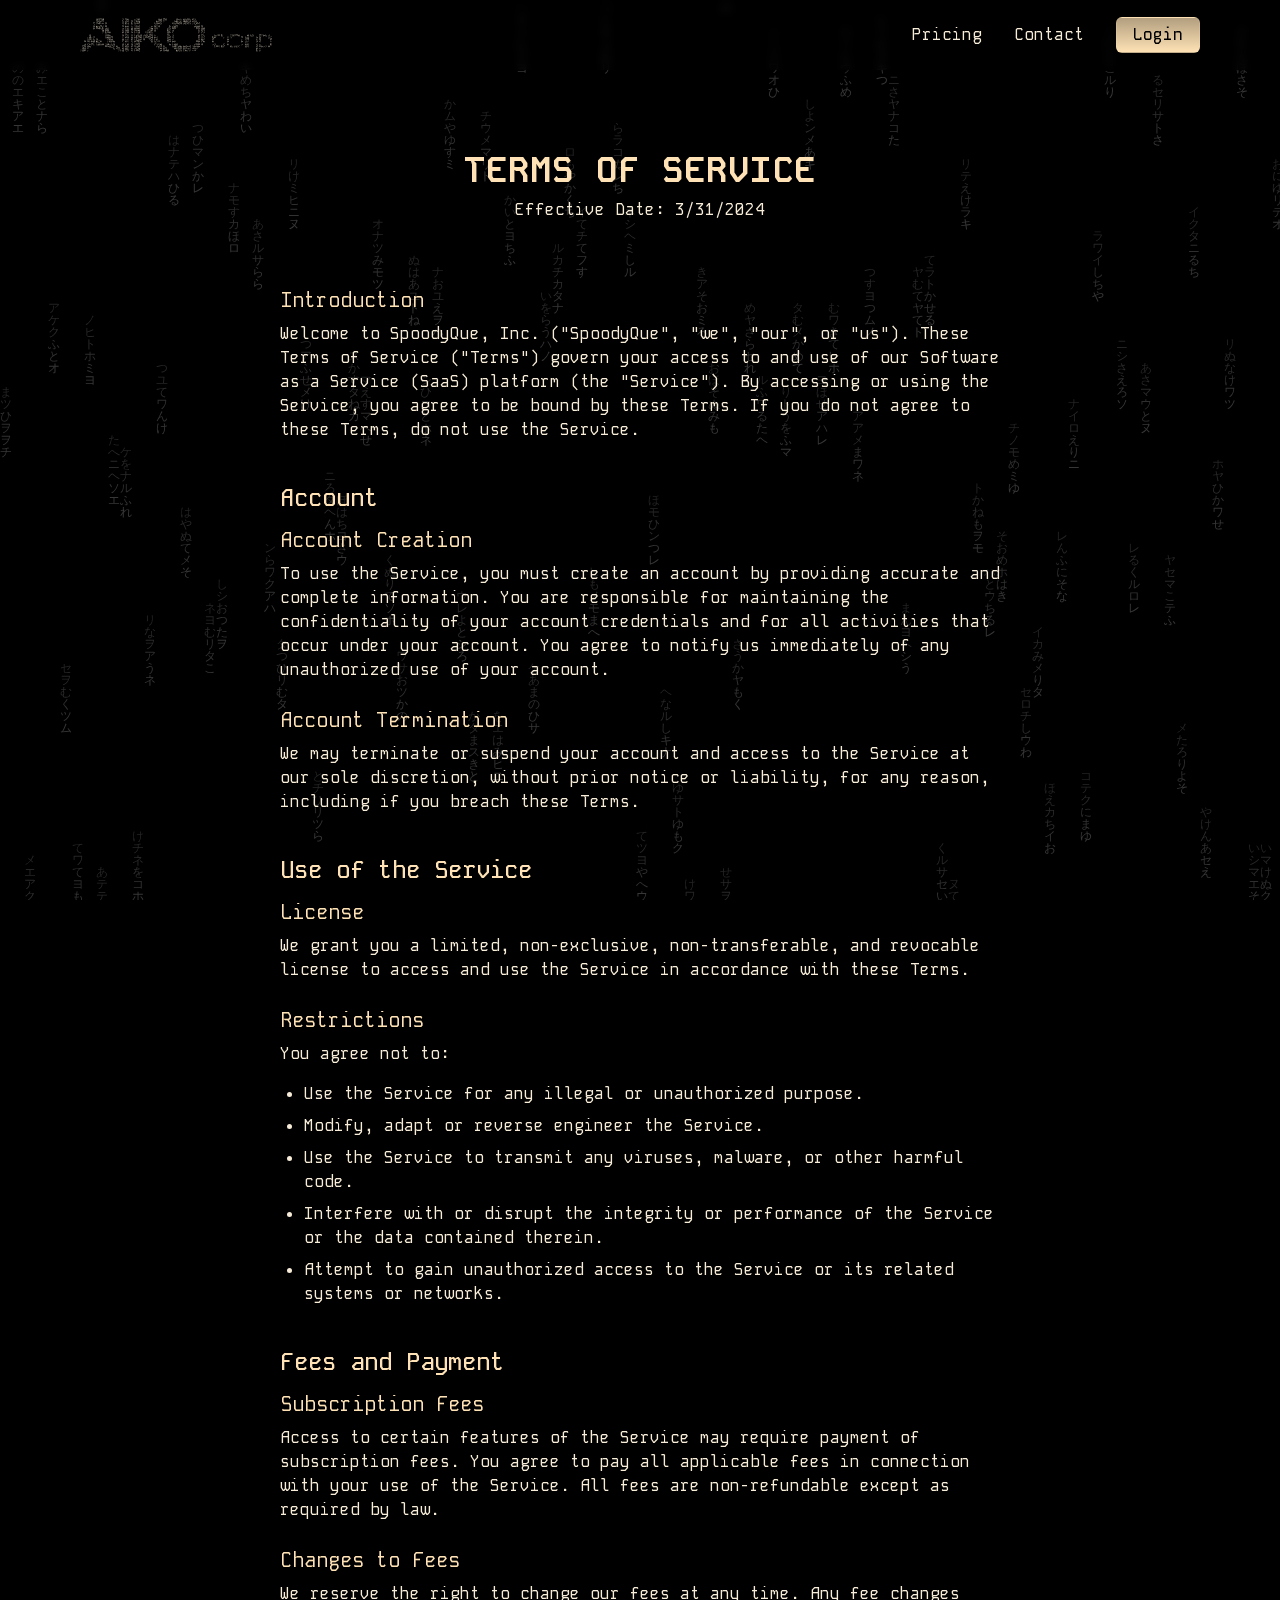
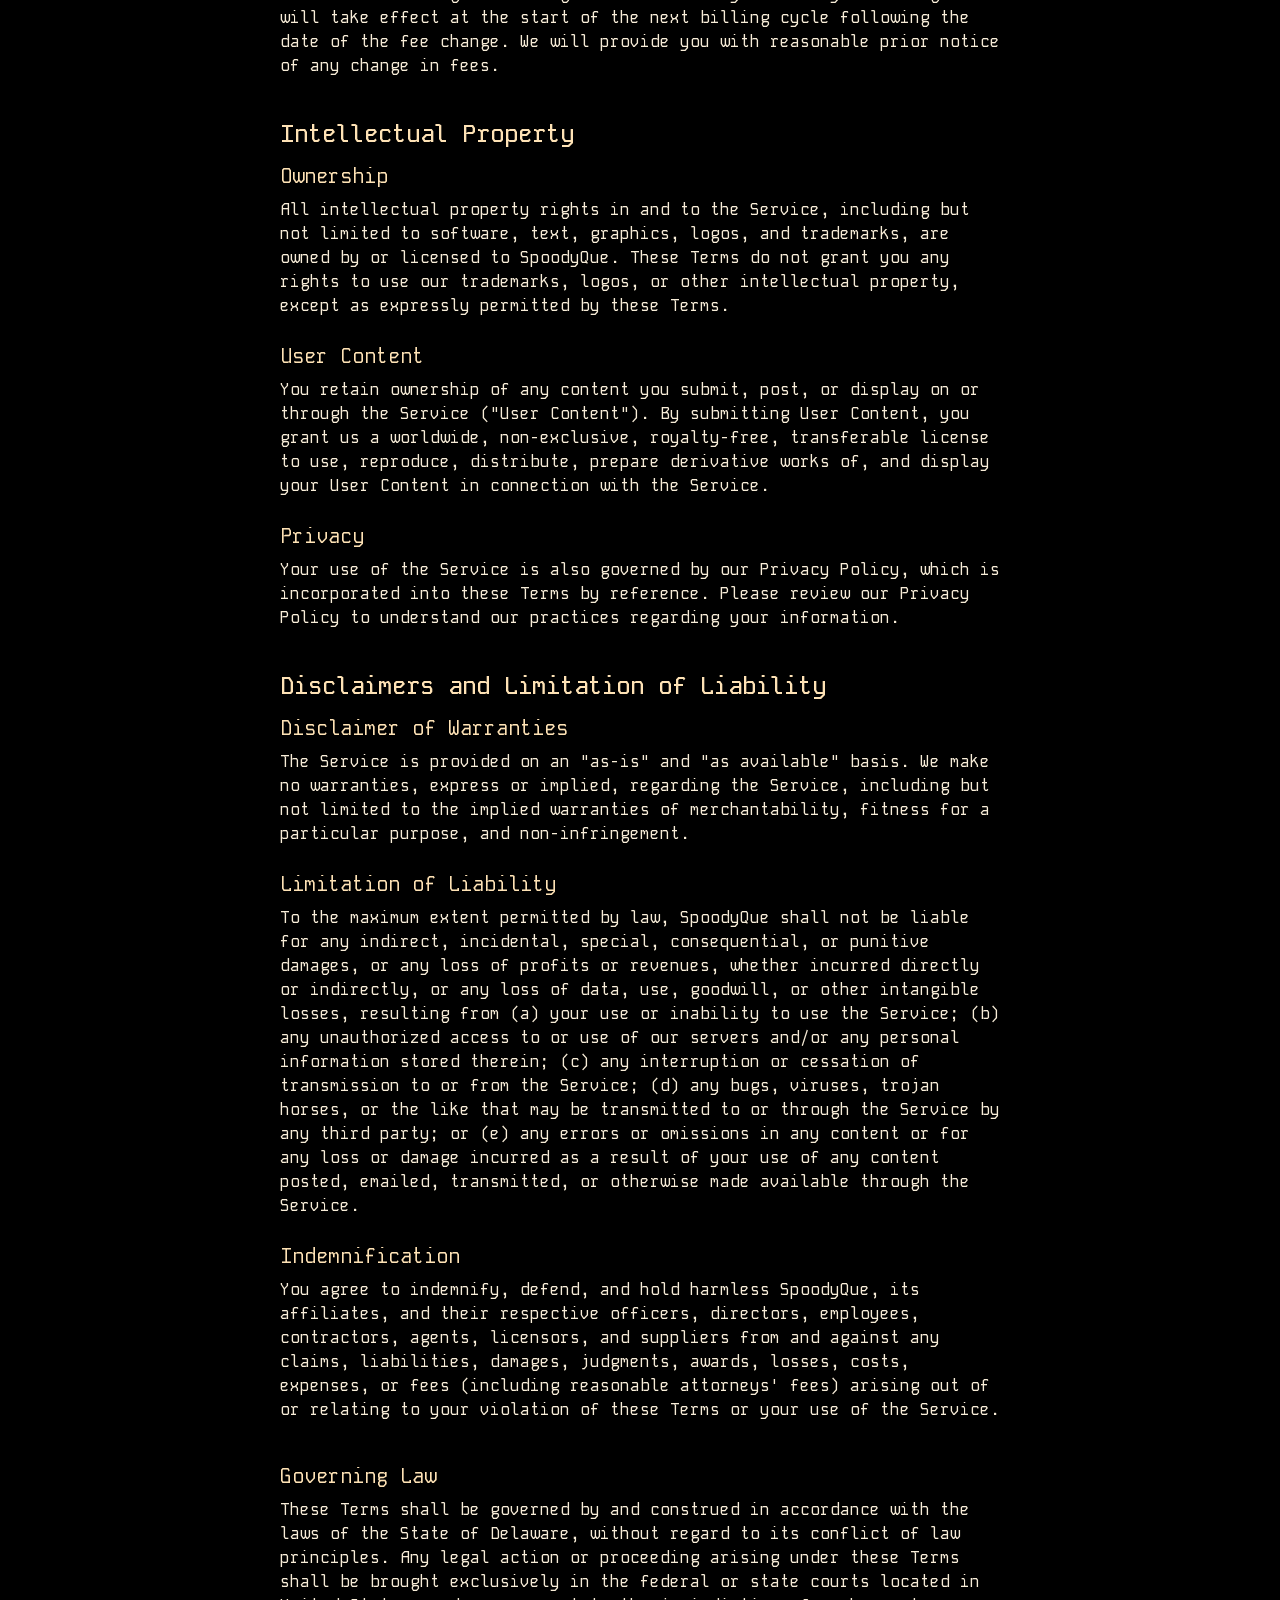
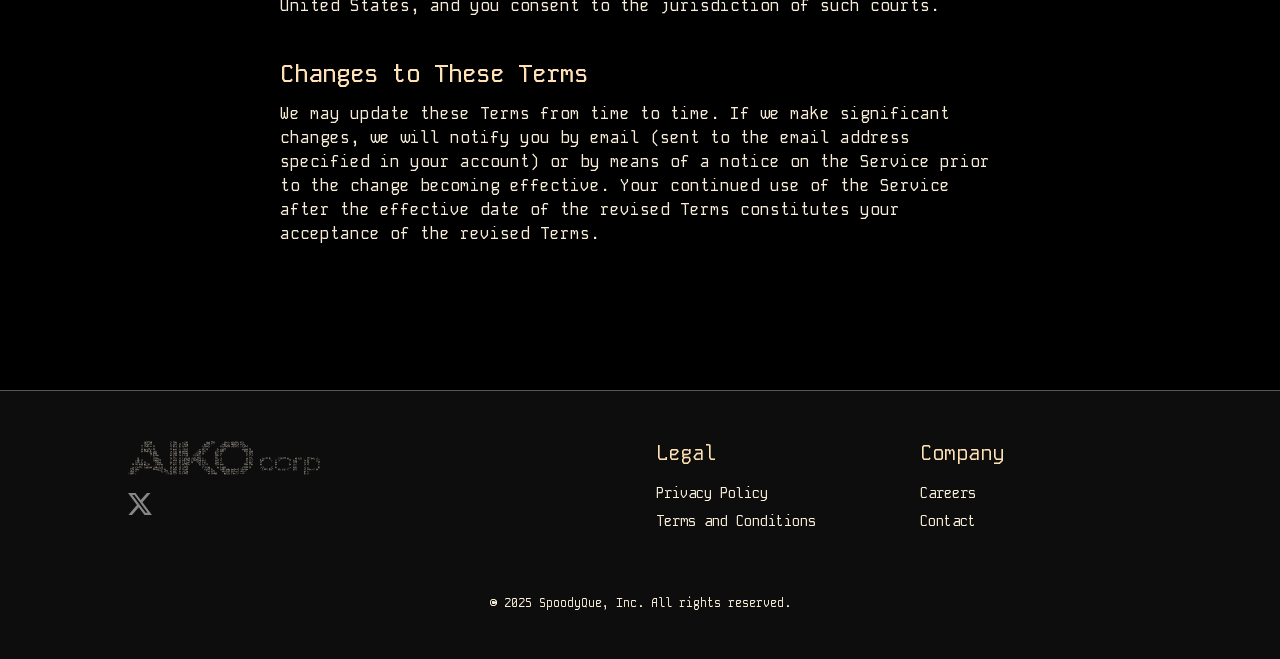
<file: terms/index.html>
<!DOCTYPE html><html lang="en" class="dark" style="color-scheme:dark"><head><meta charSet="utf-8"/><meta name="viewport" content="width=device-width, initial-scale=1"/><link rel="preload" href="../_next/static/media/665f1f15ab71d738-s.p.woff2" as="font" crossorigin="" type="font/woff2"/><link rel="stylesheet" href="../_next/static/css/3579a099191fe703.css" data-precedence="next"/><link rel="preload" as="script" fetchPriority="low" href="../_next/static/chunks/webpack-a0017c22f1fb7651.js"/><script src="../_next/static/chunks/45b600b0-f682122d7291077d.js" async=""></script><script src="../_next/static/chunks/bd2ed61f-10d9b4314ef6028a.js" async=""></script><script src="../_next/static/chunks/388-d7d0ce49c5244075.js" async=""></script><script src="../_next/static/chunks/main-app-76e8828e78616f00.js" async=""></script><script src="../_next/static/chunks/547-4e4c061fdb17bd3b.js" async=""></script><script src="../_next/static/chunks/93-8a5ecf1343b79769.js" async=""></script><script src="../_next/static/chunks/90-8947ff924db9e65f.js" async=""></script><script src="../_next/static/chunks/app/layout-30a61381ccab6d4c.js" async=""></script><script src="../_next/static/chunks/154-b576e117027438ef.js" async=""></script><script src="../_next/static/chunks/app/page-542c829197dc0185.js" async=""></script><script src="../_next/static/chunks/app/global-error-e65d72abb3e2e291.js" async=""></script><meta name="next-size-adjust" content=""/><title>SpoodyQue - AI Penetration Testing</title><meta name="description" content="Find vulnerabilities in your Web applications that hackers can exploit. No source code required. 0% false positives."/><meta name="keywords" content="Next.js,React,JavaScript,AI,Security"/><link rel="icon" href="../favicon.ico" type="image/x-icon" sizes="32x32"/><link rel="icon" href="../favicon.ico"/><script>document.querySelectorAll('body link[rel="icon"], body link[rel="apple-touch-icon"]').forEach(el => document.head.appendChild(el))</script><script src="../_next/static/chunks/polyfills-42372ed130431b0a.js" noModule=""></script></head><body class="__variable_fa65a6 antialiased"><script>((e,t,n,r,o,i,a,s)=>{let l=document.documentElement,u=["light","dark"];function c(t){var n;(Array.isArray(e)?e:[e]).forEach(e=>{let n="class"===e,r=n&&i?o.map(e=>i[e]||e):o;n?(l.classList.remove(...r),l.classList.add(i&&i[t]?i[t]:t)):l.setAttribute(e,t)}),n=t,s&&u.includes(n)&&(l.style.colorScheme=n)}if(r)c(r);else try{let e=localStorage.getItem(t)||n,r=a&&"system"===e?window.matchMedia("(prefers-color-scheme: dark)").matches?"dark":"light":e;c(r)}catch(e){}})("class","theme","dark","dark",["light","dark"],null,false,true)</script><div class="fixed top-0 left-0 w-full h-full pointer-events-none z-0"><!--$--><!--$!--><template data-dgst="BAILOUT_TO_CLIENT_SIDE_RENDERING"></template><!--/$--><!--/$--></div><div class="flex flex-col min-h-screen relative"><header class="sticky top-0 z-50 bg-black/50 backdrop-blur-xs"><div class="flex items-center justify-between w-full mx-auto py-4 px-4 sm:px-6 md:px-4 max-w-6xl"><a class="text-2xl w-[10rem] sm:w-[12rem] z-10 block" href="/"><image src="/../_next/static/media/aiko-long-kata.9da95927.svg"/></a><button type="button" class="sm:hidden z-50 p-2 focus:outline-none" aria-label="Toggle menu"><div class="relative w-6 h-5"><span class="absolute h-0.5 w-full bg-primary transform transition-all duration-300 ease-in-out rotate-0 top-0"></span><span class="absolute h-0.5 bg-primary transform transition-all duration-300 ease-in-out w-full opacity-100 top-2"></span><span class="absolute h-0.5 w-full bg-primary transform transition-all duration-300 ease-in-out rotate-0 top-4"></span></div></button><nav class="hidden sm:flex items-center space-x-8 font-mono text-base"><a class="hover:underline" href="../pricing">Pricing</a><a class="hover:underline" href="../contact">Contact</a><a data-slot="button" class="inline-flex items-center justify-center gap-2 whitespace-nowrap rounded-sm text-base font-medium transition-colors disabled:pointer-events-none disabled:opacity-50 [&amp;_svg]:pointer-events-none [&amp;_svg:not([class*=&#x27;size-&#x27;])]:size-4 shrink-0 [&amp;_svg]:shrink-0 outline-none focus-visible:border-ring focus-visible:ring-ring/50 focus-visible:ring-[3px] aria-invalid:ring-destructive/20 dark:aria-invalid:ring-destructive/40 aria-invalid:border-destructive hover:cursor-pointer bg-gradient-to-b from-accent/70 to-primary text-black hover:from-accent hover:to-primary border border-primary/20 font-mono h-9 px-4 py-2 has-[&gt;svg]:px-3" href="../login">Login</a></nav></div><div class="
          absolute left-0 right-0 z-40 bg-black/85 backdrop-blur-xs w-full
          hidden
          sm:hidden
        "><div class="p-4 h-screen"><nav class="flex flex-col space-y-4 font-mono text-base"><a class="py-2 block" href="pricing">Pricing</a><a class="py-2 block" href="contact">Contact</a><a class="py-2 block" href="login">Login</a></nav></div></div></header><main class="flex-1 relative z-10 pt-2 sm:pt-4"><div class="max-w-3xl mx-auto px-4 sm:px-6 py-8 sm:py-12 md:py-16 font-mono"><div class="text-center mb-8 sm:mb-12 md:mb-16"><h1 class="text-3xl sm:text-4xl font-bold mb-2 text-primary">TERMS OF SERVICE</h1><p class="max-w-2xl mx-auto">Effective Date: 3/31/2024</p></div><div class="space-y-6 sm:space-y-8 md:space-y-10"><div><h3 class="text-lg sm:text-xl mb-2 text-primary">Introduction</h3><p class="text-sm sm:text-base">Welcome to SpoodyQue, Inc. (&quot;SpoodyQue&quot;, &quot;we&quot;, &quot;our&quot;, or &quot;us&quot;). These Terms of Service (&quot;Terms&quot;) govern your access to and use of our Software as a Service (SaaS) platform (the &quot;Service&quot;). By accessing or using the Service, you agree to be bound by these Terms. If you do not agree to these Terms, do not use the Service.</p></div><div><h3 class="text-xl sm:text-2xl mb-3 text-primary font-medium">Account</h3><h3 class="text-lg sm:text-xl mb-2 text-primary">Account Creation</h3><p class="mb-4 sm:mb-6 text-sm sm:text-base">To use the Service, you must create an account by providing accurate and complete information. You are responsible for maintaining the confidentiality of your account credentials and for all activities that occur under your account. You agree to notify us immediately of any unauthorized use of your account.</p><h3 class="text-lg sm:text-xl mb-2 text-primary">Account Termination</h3><p class="text-sm sm:text-base">We may terminate or suspend your account and access to the Service at our sole discretion, without prior notice or liability, for any reason, including if you breach these Terms.</p></div><div><h3 class="text-xl sm:text-2xl mb-3 text-primary font-medium">Use of the Service</h3><h3 class="text-lg sm:text-xl mb-2 text-primary">License</h3><p class="mb-4 sm:mb-6 text-sm sm:text-base">We grant you a limited, non-exclusive, non-transferable, and revocable license to access and use the Service in accordance with these Terms.</p><h3 class="text-lg sm:text-xl mb-2 text-primary">Restrictions</h3><p class="mb-3 sm:mb-4 text-sm sm:text-base">You agree not to:</p><ul class="list-disc pl-4 sm:pl-6 space-y-1 sm:space-y-2 mb-4 sm:mb-6 text-sm sm:text-base"><li>Use the Service for any illegal or unauthorized purpose.</li><li>Modify, adapt or reverse engineer the Service.</li><li>Use the Service to transmit any viruses, malware, or other harmful code.</li><li>Interfere with or disrupt the integrity or performance of the Service or the data contained therein.</li><li>Attempt to gain unauthorized access to the Service or its related systems or networks.</li></ul></div><div><h3 class="text-xl sm:text-2xl mb-3 text-primary font-medium">Fees and Payment</h3><h3 class="text-lg sm:text-xl mb-2 text-primary">Subscription Fees</h3><p class="mb-4 sm:mb-6 text-sm sm:text-base">Access to certain features of the Service may require payment of subscription fees. You agree to pay all applicable fees in connection with your use of the Service. All fees are non-refundable except as required by law.</p><h3 class="text-lg sm:text-xl mb-2 text-primary">Changes to Fees</h3><p class="text-sm sm:text-base">We reserve the right to change our fees at any time. Any fee changes will take effect at the start of the next billing cycle following the date of the fee change. We will provide you with reasonable prior notice of any change in fees.</p></div><div><h3 class="text-xl sm:text-2xl mb-3 text-primary font-medium">Intellectual Property</h3><h3 class="text-lg sm:text-xl mb-2 text-primary">Ownership</h3><p class="mb-4 sm:mb-6 text-sm sm:text-base">All intellectual property rights in and to the Service, including but not limited to software, text, graphics, logos, and trademarks, are owned by or licensed to SpoodyQue. These Terms do not grant you any rights to use our trademarks, logos, or other intellectual property, except as expressly permitted by these Terms.</p><h3 class="text-lg sm:text-xl mb-2 text-primary">User Content</h3><p class="mb-4 sm:mb-6 text-sm sm:text-base">You retain ownership of any content you submit, post, or display on or through the Service (&quot;User Content&quot;). By submitting User Content, you grant us a worldwide, non-exclusive, royalty-free, transferable license to use, reproduce, distribute, prepare derivative works of, and display your User Content in connection with the Service.</p><h3 class="text-lg sm:text-xl mb-2 text-primary">Privacy</h3><p class="text-sm sm:text-base">Your use of the Service is also governed by our Privacy Policy, which is incorporated into these Terms by reference. Please review our Privacy Policy to understand our practices regarding your information.</p></div><div><h3 class="text-xl sm:text-2xl mb-3 text-primary font-medium">Disclaimers and Limitation of Liability</h3><h3 class="text-lg sm:text-xl mb-2 text-primary">Disclaimer of Warranties</h3><p class="mb-4 sm:mb-6 text-sm sm:text-base">The Service is provided on an &quot;as-is&quot; and &quot;as available&quot; basis. We make no warranties, express or implied, regarding the Service, including but not limited to the implied warranties of merchantability, fitness for a particular purpose, and non-infringement.</p><h3 class="text-lg sm:text-xl mb-2 text-primary">Limitation of Liability</h3><p class="mb-4 sm:mb-6 text-sm sm:text-base">To the maximum extent permitted by law, SpoodyQue shall not be liable for any indirect, incidental, special, consequential, or punitive damages, or any loss of profits or revenues, whether incurred directly or indirectly, or any loss of data, use, goodwill, or other intangible losses, resulting from (a) your use or inability to use the Service; (b) any unauthorized access to or use of our servers and/or any personal information stored therein; (c) any interruption or cessation of transmission to or from the Service; (d) any bugs, viruses, trojan horses, or the like that may be transmitted to or through the Service by any third party; or (e) any errors or omissions in any content or for any loss or damage incurred as a result of your use of any content posted, emailed, transmitted, or otherwise made available through the Service.</p><h3 class="text-lg sm:text-xl mb-2 text-primary">Indemnification</h3><p class="text-sm sm:text-base">You agree to indemnify, defend, and hold harmless SpoodyQue, its affiliates, and their respective officers, directors, employees, contractors, agents, licensors, and suppliers from and against any claims, liabilities, damages, judgments, awards, losses, costs, expenses, or fees (including reasonable attorneys&#x27; fees) arising out of or relating to your violation of these Terms or your use of the Service.</p></div><div><h3 class="text-lg sm:text-xl mb-2 text-primary">Governing Law</h3><p class="mb-4 sm:mb-6 text-sm sm:text-base">These Terms shall be governed by and construed in accordance with the laws of the State of Delaware, without regard to its conflict of law principles. Any legal action or proceeding arising under these Terms shall be brought exclusively in the federal or state courts located in United States, and you consent to the jurisdiction of such courts.</p></div><div><h3 class="text-xl sm:text-2xl mb-3 text-primary font-medium">Changes to These Terms</h3><p class="text-sm sm:text-base">We may update these Terms from time to time. If we make significant changes, we will notify you by email (sent to the email address specified in your account) or by means of a notice on the Service prior to the change becoming effective. Your continued use of the Service after the effective date of the revised Terms constitutes your acceptance of the revised Terms.</p></div></div></div><!--$--><!--/$--><!--$--><!--/$--></main><footer class="py-8 sm:py-12 px-4 sm:px-6 border-t border-white/30 relative z-10 mt-12 sm:mt-20 font-mono backdrop-blur-xs bg-white/5"><div class="max-w-5xl mx-auto grid grid-cols-2 sm:grid-cols-4 gap-6 sm:gap-8"><div class="col-span-2 sm:col-span-1 self-start mb-6 sm:mb-0"><div class="w-[10rem] sm:w-[12rem] flex flex-col relative"><image src="/_next/static/media/aiko-long-kata.9da95927.svg"/><div class="flex flex-row items-center gap-4 mt-4"><a target="_blank" href="https://x.com/spoodyque"><img alt="X Logo" draggable="false" loading="lazy" width="300" height="271" decoding="async" data-nimg="1" class="w-6 h-auto opacity-50 hover:opacity-100" style="color:transparent" src="../xcom.svg"/></a></div></div></div><div class="hidden sm:block"></div><div class="col-span-1"><h3 class="text-lg sm:text-xl mb-3 sm:mb-4 text-accent">Legal</h3><ul class="space-y-2 text-xs sm:text-sm"><li><a class="hover:text-white" href="privacy">Privacy Policy</a></li><li><a class="hover:text-white" href="terms">Terms and Conditions</a></li></ul></div><div class="col-span-1"><h3 class="text-lg sm:text-xl mb-3 sm:mb-4 text-accent">Company</h3><ul class="space-y-2 text-xs sm:text-sm"><li><a class="hover:text-white" href="careers">Careers</a></li><li><a class="hover:text-white" href="contact">Contact</a></li></ul></div></div><div class="max-w-6xl mx-auto mt-8 pt-6 sm:pt-8 text-center text-xs"><p>© <!-- -->2025<!-- --> SpoodyQue, Inc. All rights reserved.</p></div></footer></div><script src="../_next/static/chunks/webpack-a0017c22f1fb7651.js" async=""></script><script>(self.__next_f=self.__next_f||[]).push([0])</script><script>self.__next_f.push([1,"1:\"$Sreact.fragment\"\n2:I[8791,[\"547\",\"static/chunks/547-4e4c061fdb17bd3b.js\",\"93\",\"static/chunks/93-8a5ecf1343b79769.js\",\"90\",\"static/chunks/90-8947ff924db9e65f.js\",\"177\",\"static/chunks/app/layout-30a61381ccab6d4c.js\"],\"Provider\"]\n3:I[8418,[\"547\",\"static/chunks/547-4e4c061fdb17bd3b.js\",\"93\",\"static/chunks/93-8a5ecf1343b79769.js\",\"90\",\"static/chunks/90-8947ff924db9e65f.js\",\"177\",\"static/chunks/app/layout-30a61381ccab6d4c.js\"],\"default\"]\n4:I[885,[\"547\",\"static/chunks/547-4e4c061fdb17bd3b.js\",\"93\",\"static/chunks/93-8a5ecf1343b79769.js\",\"90\",\"static/chunks/90-8947ff924db9e65f.js\",\"177\",\"static/chunks/app/layout-30a61381ccab6d4c.js\"],\"default\"]\n5:I[2340,[],\"\"]\n6:I[3250,[],\"\"]\n8:I[1093,[\"547\",\"static/chunks/547-4e4c061fdb17bd3b.js\",\"93\",\"static/chunks/93-8a5ecf1343b79769.js\",\"90\",\"static/chunks/90-8947ff924db9e65f.js\",\"154\",\"static/chunks/154-b576e117027438ef.js\",\"974\",\"static/chunks/app/page-542c829197dc0185.js\"],\"\"]\n9:I[2090,[\"547\",\"static/chunks/547-4e4c061fdb17bd3b.js\",\"93\",\"static/chunks/93-8a5ecf1343b79769.js\",\"90\",\"static/chunks/90-8947ff924db9e65f.js\",\"154\",\"static/chunks/154-b576e117027438ef.js\",\"974\",\"static/chunks/app/page-542c829197dc0185.js\"],\"Image\"]\na:I[3748,[],\"MetadataBoundary\"]\nc:I[3748,[],\"OutletBoundary\"]\nf:I[7356,[],\"AsyncMetadataOutlet\"]\n11:I[3748,[],\"ViewportBoundary\"]\n13:I[7082,[\"219\",\"static/chunks/app/global-error-e65d72abb3e2e291.js\"],\"default\"]\n:HL[\"/../_next/static/media/665f1f15ab71d738-s.p.woff2\",\"font\",{\"crossOrigin\":\"\",\"type\":\"font/woff2\"}]\n:HL[\"/../_next/static/css/3579a099191fe703.css\",\"style\"]\n"])</script><script>self.__next_f.push([1,"0:{\"P\":null,\"b\":\"xVFkD77LUpaVbkV8g2Gin\",\"p\":\"\",\"c\":[\"\",\"terms\"],\"i\":false,\"f\":[[[\"\",{\"children\":[\"terms\",{\"children\":[\"__PAGE__\",{}]}]},\"$undefined\",\"$undefined\",true],[\"\",[\"$\",\"$1\",\"c\",{\"children\":[[[\"$\",\"link\",\"0\",{\"rel\":\"stylesheet\",\"href\":\"/../_next/static/css/3579a099191fe703.css\",\"precedence\":\"next\",\"crossOrigin\":\"$undefined\",\"nonce\":\"$undefined\"}]],[\"$\",\"html\",null,{\"lang\":\"en\",\"className\":\"dark\",\"style\":{\"colorScheme\":\"dark\"},\"children\":[\"$\",\"body\",null,{\"className\":\"__variable_fa65a6 antialiased\",\"children\":[\"$\",\"$L2\",null,{\"children\":[[\"$\",\"div\",null,{\"className\":\"fixed top-0 left-0 w-full h-full pointer-events-none z-0\",\"children\":[\"$\",\"$L3\",null,{}]}],[\"$\",\"div\",null,{\"className\":\"flex flex-col min-h-screen relative\",\"children\":[[\"$\",\"$L4\",null,{}],[\"$\",\"main\",null,{\"className\":\"flex-1 relative z-10 pt-2 sm:pt-4\",\"children\":[\"$\",\"$L5\",null,{\"parallelRouterKey\":\"children\",\"error\":\"$undefined\",\"errorStyles\":\"$undefined\",\"errorScripts\":\"$undefined\",\"template\":[\"$\",\"$L6\",null,{}],\"templateStyles\":\"$undefined\",\"templateScripts\":\"$undefined\",\"notFound\":[\"$L7\",[]],\"forbidden\":\"$undefined\",\"unauthorized\":\"$undefined\"}]}],[\"$\",\"footer\",null,{\"className\":\"py-8 sm:py-12 px-4 sm:px-6 border-t border-white/30 relative z-10 mt-12 sm:mt-20 font-mono backdrop-blur-xs bg-white/5\",\"children\":[[\"$\",\"div\",null,{\"className\":\"max-w-5xl mx-auto grid grid-cols-2 sm:grid-cols-4 gap-6 sm:gap-8\",\"children\":[[\"$\",\"div\",null,{\"className\":\"col-span-2 sm:col-span-1 self-start mb-6 sm:mb-0\",\"children\":[\"$\",\"div\",null,{\"className\":\"w-[10rem] sm:w-[12rem] flex flex-col relative\",\"children\":[[\"$\",\"img\",null,{\"src\":\"/_next/static/media/aiko-long-kata.9da95927.svg\",\"alt\":\"SpoodyQue Logo\",\"width\":\"100%\",\"height\":\"100%\"}],[\"$\",\"div\",null,{\"className\":\"flex flex-row items-center gap-4 mt-4\",\"children\":[[\"$\",\"$L8\",null,{\"href\":\"https://x.com/spoodyque\",\"target\":\"_blank\",\"children\":[\"$\",\"$L9\",null,{\"src\":\"/../xcom.svg\",\"alt\":\"X Logo\",\"width\":300,\"height\":271,\"className\":\"w-6 h-auto opacity-50 hover:opacity-100\",\"draggable\":\"false\"}]}]]}]]}]}],[\"$\",\"div\",null,{\"className\":\"hidden sm:block\"}],[\"$\",\"div\",null,{\"className\":\"col-span-1\",\"children\":[[\"$\",\"h3\",null,{\"className\":\"text-lg sm:text-xl mb-3 sm:mb-4 text-accent\",\"children\":\"Legal\"}],[\"$\",\"ul\",null,{\"className\":\"space-y-2 text-xs sm:text-sm\",\"children\":[[\"$\",\"li\",null,{\"children\":[\"$\",\"$L8\",null,{\"href\":\"/privacy\",\"className\":\"hover:text-white\",\"children\":\"Privacy Policy\"}]}],[\"$\",\"li\",null,{\"children\":[\"$\",\"$L8\",null,{\"href\":\"/terms\",\"className\":\"hover:text-white\",\"children\":\"Terms and Conditions\"}]}]]}]]}],[\"$\",\"div\",null,{\"className\":\"col-span-1\",\"children\":[[\"$\",\"h3\",null,{\"className\":\"text-lg sm:text-xl mb-3 sm:mb-4 text-accent\",\"children\":\"Company\"}],[\"$\",\"ul\",null,{\"className\":\"space-y-2 text-xs sm:text-sm\",\"children\":[[\"$\",\"li\",null,{\"children\":[\"$\",\"$L8\",null,{\"href\":\"/careers\",\"className\":\"hover:text-white\",\"children\":\"Careers\"}]}],[\"$\",\"li\",null,{\"children\":[\"$\",\"$L8\",null,{\"href\":\"/contact\",\"className\":\"hover:text-white\",\"children\":\"Contact\"}]}]]}]]}]]}],[\"$\",\"div\",null,{\"className\":\"max-w-6xl mx-auto mt-8 pt-6 sm:pt-8 text-center text-xs\",\"children\":[\"$\",\"p\",null,{\"children\":[\"© \",2025,\" SpoodyQue, Inc. All rights reserved.\"]}]}]]}]]}]]}]}]}]]}],{\"children\":[\"terms\",[\"$\",\"$1\",\"c\",{\"children\":[null,[\"$\",\"$L5\",null,{\"parallelRouterKey\":\"children\",\"error\":\"$undefined\",\"errorStyles\":\"$undefined\",\"errorScripts\":\"$undefined\",\"template\":[\"$\",\"$L6\",null,{}],\"templateStyles\":\"$undefined\",\"templateScripts\":\"$undefined\",\"notFound\":\"$undefined\",\"forbidden\":\"$undefined\",\"unauthorized\":\"$undefined\"}]]}],{\"children\":[\"__PAGE__\",[\"$\",\"$1\",\"c\",{\"children\":[[\"$\",\"div\",null,{\"className\":\"max-w-3xl mx-auto px-4 sm:px-6 py-8 sm:py-12 md:py-16 font-mono\",\"children\":[[\"$\",\"div\",null,{\"className\":\"text-center mb-8 sm:mb-12 md:mb-16\",\"children\":[[\"$\",\"h1\",null,{\"className\":\"text-3xl sm:text-4xl font-bold mb-2 text-primary\",\"children\":\"TERMS OF SERVICE\"}],[\"$\",\"p\",null,{\"className\":\"max-w-2xl mx-auto\",\"children\":\"Effective Date: 3/31/2024\"}]]}],[\"$\",\"div\",null,{\"className\":\"space-y-6 sm:space-y-8 md:space-y-10\",\"children\":[[\"$\",\"div\",null,{\"children\":[[\"$\",\"h3\",null,{\"className\":\"text-lg sm:text-xl mb-2 text-primary\",\"children\":\"Introduction\"}],[\"$\",\"p\",null,{\"className\":\"text-sm sm:text-base\",\"children\":\"Welcome to SpoodyQue, Inc. (\\\"SpoodyQue\\\", \\\"we\\\", \\\"our\\\", or \\\"us\\\"). These Terms of Service (\\\"Terms\\\") govern your access to and use of our Software as a Service (SaaS) platform (the \\\"Service\\\"). By accessing or using the Service, you agree to be bound by these Terms. If you do not agree to these Terms, do not use the Service.\"}]]}],[\"$\",\"div\",null,{\"children\":[[\"$\",\"h3\",null,{\"className\":\"text-xl sm:text-2xl mb-3 text-primary font-medium\",\"children\":\"Account\"}],[\"$\",\"h3\",null,{\"className\":\"text-lg sm:text-xl mb-2 text-primary\",\"children\":\"Account Creation\"}],[\"$\",\"p\",null,{\"className\":\"mb-4 sm:mb-6 text-sm sm:text-base\",\"children\":\"To use the Service, you must create an account by providing accurate and complete information. You are responsible for maintaining the confidentiality of your account credentials and for all activities that occur under your account. You agree to notify us immediately of any unauthorized use of your account.\"}],[\"$\",\"h3\",null,{\"className\":\"text-lg sm:text-xl mb-2 text-primary\",\"children\":\"Account Termination\"}],[\"$\",\"p\",null,{\"className\":\"text-sm sm:text-base\",\"children\":\"We may terminate or suspend your account and access to the Service at our sole discretion, without prior notice or liability, for any reason, including if you breach these Terms.\"}]]}],[\"$\",\"div\",null,{\"children\":[[\"$\",\"h3\",null,{\"className\":\"text-xl sm:text-2xl mb-3 text-primary font-medium\",\"children\":\"Use of the Service\"}],[\"$\",\"h3\",null,{\"className\":\"text-lg sm:text-xl mb-2 text-primary\",\"children\":\"License\"}],[\"$\",\"p\",null,{\"className\":\"mb-4 sm:mb-6 text-sm sm:text-base\",\"children\":\"We grant you a limited, non-exclusive, non-transferable, and revocable license to access and use the Service in accordance with these Terms.\"}],[\"$\",\"h3\",null,{\"className\":\"text-lg sm:text-xl mb-2 text-primary\",\"children\":\"Restrictions\"}],[\"$\",\"p\",null,{\"className\":\"mb-3 sm:mb-4 text-sm sm:text-base\",\"children\":\"You agree not to:\"}],[\"$\",\"ul\",null,{\"className\":\"list-disc pl-4 sm:pl-6 space-y-1 sm:space-y-2 mb-4 sm:mb-6 text-sm sm:text-base\",\"children\":[[\"$\",\"li\",null,{\"children\":\"Use the Service for any illegal or unauthorized purpose.\"}],[\"$\",\"li\",null,{\"children\":\"Modify, adapt or reverse engineer the Service.\"}],[\"$\",\"li\",null,{\"children\":\"Use the Service to transmit any viruses, malware, or other harmful code.\"}],[\"$\",\"li\",null,{\"children\":\"Interfere with or disrupt the integrity or performance of the Service or the data contained therein.\"}],[\"$\",\"li\",null,{\"children\":\"Attempt to gain unauthorized access to the Service or its related systems or networks.\"}]]}]]}],[\"$\",\"div\",null,{\"children\":[[\"$\",\"h3\",null,{\"className\":\"text-xl sm:text-2xl mb-3 text-primary font-medium\",\"children\":\"Fees and Payment\"}],[\"$\",\"h3\",null,{\"className\":\"text-lg sm:text-xl mb-2 text-primary\",\"children\":\"Subscription Fees\"}],[\"$\",\"p\",null,{\"className\":\"mb-4 sm:mb-6 text-sm sm:text-base\",\"children\":\"Access to certain features of the Service may require payment of subscription fees. You agree to pay all applicable fees in connection with your use of the Service. All fees are non-refundable except as required by law.\"}],[\"$\",\"h3\",null,{\"className\":\"text-lg sm:text-xl mb-2 text-primary\",\"children\":\"Changes to Fees\"}],[\"$\",\"p\",null,{\"className\":\"text-sm sm:text-base\",\"children\":\"We reserve the right to change our fees at any time. Any fee changes will take effect at the start of the next billing cycle following the date of the fee change. We will provide you with reasonable prior notice of any change in fees.\"}]]}],[\"$\",\"div\",null,{\"children\":[[\"$\",\"h3\",null,{\"className\":\"text-xl sm:text-2xl mb-3 text-primary font-medium\",\"children\":\"Intellectual Property\"}],[\"$\",\"h3\",null,{\"className\":\"text-lg sm:text-xl mb-2 text-primary\",\"children\":\"Ownership\"}],[\"$\",\"p\",null,{\"className\":\"mb-4 sm:mb-6 text-sm sm:text-base\",\"children\":\"All intellectual property rights in and to the Service, including but not limited to software, text, graphics, logos, and trademarks, are owned by or licensed to SpoodyQue. These Terms do not grant you any rights to use our trademarks, logos, or other intellectual property, except as expressly permitted by these Terms.\"}],[\"$\",\"h3\",null,{\"className\":\"text-lg sm:text-xl mb-2 text-primary\",\"children\":\"User Content\"}],[\"$\",\"p\",null,{\"className\":\"mb-4 sm:mb-6 text-sm sm:text-base\",\"children\":\"You retain ownership of any content you submit, post, or display on or through the Service (\\\"User Content\\\"). By submitting User Content, you grant us a worldwide, non-exclusive, royalty-free, transferable license to use, reproduce, distribute, prepare derivative works of, and display your User Content in connection with the Service.\"}],[\"$\",\"h3\",null,{\"className\":\"text-lg sm:text-xl mb-2 text-primary\",\"children\":\"Privacy\"}],[\"$\",\"p\",null,{\"className\":\"text-sm sm:text-base\",\"children\":\"Your use of the Service is also governed by our Privacy Policy, which is incorporated into these Terms by reference. Please review our Privacy Policy to understand our practices regarding your information.\"}]]}],[\"$\",\"div\",null,{\"children\":[[\"$\",\"h3\",null,{\"className\":\"text-xl sm:text-2xl mb-3 text-primary font-medium\",\"children\":\"Disclaimers and Limitation of Liability\"}],[\"$\",\"h3\",null,{\"className\":\"text-lg sm:text-xl mb-2 text-primary\",\"children\":\"Disclaimer of Warranties\"}],[\"$\",\"p\",null,{\"className\":\"mb-4 sm:mb-6 text-sm sm:text-base\",\"children\":\"The Service is provided on an \\\"as-is\\\" and \\\"as available\\\" basis. We make no warranties, express or implied, regarding the Service, including but not limited to the implied warranties of merchantability, fitness for a particular purpose, and non-infringement.\"}],[\"$\",\"h3\",null,{\"className\":\"text-lg sm:text-xl mb-2 text-primary\",\"children\":\"Limitation of Liability\"}],[\"$\",\"p\",null,{\"className\":\"mb-4 sm:mb-6 text-sm sm:text-base\",\"children\":\"To the maximum extent permitted by law, SpoodyQue shall not be liable for any indirect, incidental, special, consequential, or punitive damages, or any loss of profits or revenues, whether incurred directly or indirectly, or any loss of data, use, goodwill, or other intangible losses, resulting from (a) your use or inability to use the Service; (b) any unauthorized access to or use of our servers and/or any personal information stored therein; (c) any interruption or cessation of transmission to or from the Service; (d) any bugs, viruses, trojan horses, or the like that may be transmitted to or through the Service by any third party; or (e) any errors or omissions in any content or for any loss or damage incurred as a result of your use of any content posted, emailed, transmitted, or otherwise made available through the Service.\"}],[\"$\",\"h3\",null,{\"className\":\"text-lg sm:text-xl mb-2 text-primary\",\"children\":\"Indemnification\"}],[\"$\",\"p\",null,{\"className\":\"text-sm sm:text-base\",\"children\":\"You agree to indemnify, defend, and hold harmless SpoodyQue, its affiliates, and their respective officers, directors, employees, contractors, agents, licensors, and suppliers from and against any claims, liabilities, damages, judgments, awards, losses, costs, expenses, or fees (including reasonable attorneys' fees) arising out of or relating to your violation of these Terms or your use of the Service.\"}]]}],[\"$\",\"div\",null,{\"children\":[[\"$\",\"h3\",null,{\"className\":\"text-lg sm:text-xl mb-2 text-primary\",\"children\":\"Governing Law\"}],[\"$\",\"p\",null,{\"className\":\"mb-4 sm:mb-6 text-sm sm:text-base\",\"children\":\"These Terms shall be governed by and construed in accordance with the laws of the State of Delaware, without regard to its conflict of law principles. Any legal action or proceeding arising under these Terms shall be brought exclusively in the federal or state courts located in United States, and you consent to the jurisdiction of such courts.\"}]]}],[\"$\",\"div\",null,{\"children\":[[\"$\",\"h3\",null,{\"className\":\"text-xl sm:text-2xl mb-3 text-primary font-medium\",\"children\":\"Changes to These Terms\"}],[\"$\",\"p\",null,{\"className\":\"text-sm sm:text-base\",\"children\":\"We may update these Terms from time to time. If we make significant changes, we will notify you by email (sent to the email address specified in your account) or by means of a notice on the Service prior to the change becoming effective. Your continued use of the Service after the effective date of the revised Terms constitutes your acceptance of the revised Terms.\"}]]}]]}]]}],[\"$\",\"$La\",null,{\"children\":\"$Lb\"}],null,[\"$\",\"$Lc\",null,{\"children\":[\"$Ld\",\"$Le\",[\"$\",\"$Lf\",null,{\"promise\":\"$@10\"}]]}]]}],{},null,false]},null,false]},null,false],[\"$\",\"$1\",\"h\",{\"children\":[null,[\"$\",\"$1\",\"uV3PvWMfk8LLaGkRzPfOo\",{\"children\":[[\"$\",\"$L11\",null,{\"children\":\"$L12\"}],[\"$\",\"meta\",null,{\"name\":\"next-size-adjust\",\"content\":\"\"}]]}],null]}],false]],\"m\":\"$undefined\",\"G\":[\"$13\",[]],\"s\":false,\"S\":true}\n"])</script><script>self.__next_f.push([1,"7:E{\"digest\":\"NEXT_REDIRECT;replace;/;307;\"}\n"])</script><script>self.__next_f.push([1,"14:\"$Sreact.suspense\"\n15:I[7356,[],\"AsyncMetadata\"]\nb:[\"$\",\"$14\",null,{\"fallback\":null,\"children\":[\"$\",\"$L15\",null,{\"promise\":\"$@16\"}]}]\n"])</script><script>self.__next_f.push([1,"e:null\n"])</script><script>self.__next_f.push([1,"12:[[\"$\",\"meta\",\"0\",{\"charSet\":\"utf-8\"}],[\"$\",\"meta\",\"1\",{\"name\":\"viewport\",\"content\":\"width=device-width, initial-scale=1\"}]]\nd:null\n"])</script><script>self.__next_f.push([1,"16:{\"metadata\":[[\"$\",\"title\",\"0\",{\"children\":\"SpoodyQue - AI Penetration Testing\"}],[\"$\",\"meta\",\"1\",{\"name\":\"description\",\"content\":\"Find vulnerabilities in your Web applications that hackers can exploit. No source code required. 0% false positives.\"}],[\"$\",\"meta\",\"2\",{\"name\":\"keywords\",\"content\":\"Next.js,React,JavaScript,AI,Security\"}],[\"$\",\"link\",\"3\",{\"rel\":\"icon\",\"href\":\"/favicon.ico\",\"type\":\"image/x-icon\",\"sizes\":\"32x32\"}],[\"$\",\"link\",\"4\",{\"rel\":\"icon\",\"href\":\"/favicon.ico\"}]],\"error\":null,\"digest\":\"$undefined\"}\n10:{\"metadata\":\"$16:metadata\",\"error\":null,\"digest\":\"$undefined\"}\n"])</script></body></html>
</file>
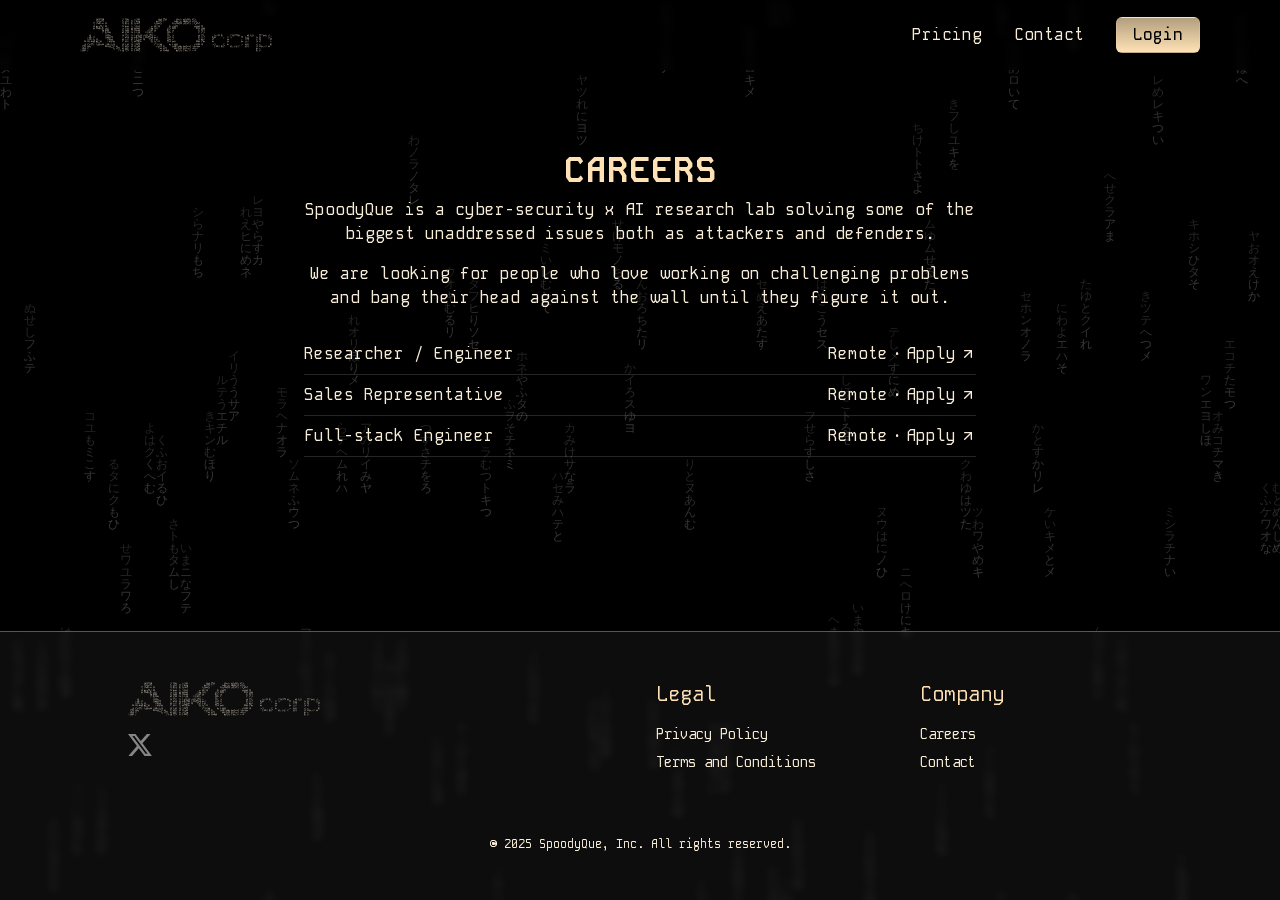
<file: careers.html>
<!DOCTYPE html><html lang="en" class="dark" style="color-scheme:dark"><head><meta charSet="utf-8"/><meta name="viewport" content="width=device-width, initial-scale=1"/><link rel="preload" href="_next/static/media/665f1f15ab71d738-s.p.woff2" as="font" crossorigin="" type="font/woff2"/><link rel="stylesheet" href="_next/static/css/3579a099191fe703.css" data-precedence="next"/><link rel="preload" as="script" fetchPriority="low" href="_next/static/chunks/webpack-a0017c22f1fb7651.js"/><script src="_next/static/chunks/45b600b0-f682122d7291077d.js" async=""></script><script src="_next/static/chunks/bd2ed61f-10d9b4314ef6028a.js" async=""></script><script src="_next/static/chunks/388-d7d0ce49c5244075.js" async=""></script><script src="_next/static/chunks/main-app-76e8828e78616f00.js" async=""></script><script src="_next/static/chunks/547-4e4c061fdb17bd3b.js" async=""></script><script src="_next/static/chunks/93-8a5ecf1343b79769.js" async=""></script><script src="_next/static/chunks/90-8947ff924db9e65f.js" async=""></script><script src="_next/static/chunks/app/layout-30a61381ccab6d4c.js" async=""></script><script src="_next/static/chunks/app/careers/page-81e2486c82e08b31.js" async=""></script><script src="_next/static/chunks/154-b576e117027438ef.js" async=""></script><script src="_next/static/chunks/app/page-542c829197dc0185.js" async=""></script><script src="_next/static/chunks/app/global-error-e65d72abb3e2e291.js" async=""></script><meta name="next-size-adjust" content=""/><title>SpoodyQue - AI Penetration Testing</title><meta name="description" content="Find vulnerabilities in your Web applications that hackers can exploit. No source code required. 0% false positives."/><meta name="keywords" content="Next.js,React,JavaScript,AI,Security"/><link rel="icon" href="favicon.ico" type="image/x-icon" sizes="32x32"/><link rel="icon" href="favicon.ico"/><script>document.querySelectorAll('body link[rel="icon"], body link[rel="apple-touch-icon"]').forEach(el => document.head.appendChild(el))</script><script src="_next/static/chunks/polyfills-42372ed130431b0a.js" noModule=""></script></head><body class="__variable_fa65a6 antialiased"><script>((e,t,n,r,o,i,a,s)=>{let l=document.documentElement,u=["light","dark"];function c(t){var n;(Array.isArray(e)?e:[e]).forEach(e=>{let n="class"===e,r=n&&i?o.map(e=>i[e]||e):o;n?(l.classList.remove(...r),l.classList.add(i&&i[t]?i[t]:t)):l.setAttribute(e,t)}),n=t,s&&u.includes(n)&&(l.style.colorScheme=n)}if(r)c(r);else try{let e=localStorage.getItem(t)||n,r=a&&"system"===e?window.matchMedia("(prefers-color-scheme: dark)").matches?"dark":"light":e;c(r)}catch(e){}})("class","theme","dark","dark",["light","dark"],null,false,true)</script><div class="fixed top-0 left-0 w-full h-full pointer-events-none z-0"><!--$--><!--$!--><template data-dgst="BAILOUT_TO_CLIENT_SIDE_RENDERING"></template><!--/$--><!--/$--></div><div class="flex flex-col min-h-screen relative"><header class="sticky top-0 z-50 bg-black/50 backdrop-blur-xs"><div class="flex items-center justify-between w-full mx-auto py-4 px-4 sm:px-6 md:px-4 max-w-6xl"><a class="text-2xl w-[10rem] sm:w-[12rem] z-10 block" href="index.html"><image src="/_next/static/media/aiko-long-kata.9da95927.svg"/></a><button type="button" class="sm:hidden z-50 p-2 focus:outline-none" aria-label="Toggle menu"><div class="relative w-6 h-5"><span class="absolute h-0.5 w-full bg-primary transform transition-all duration-300 ease-in-out rotate-0 top-0"></span><span class="absolute h-0.5 bg-primary transform transition-all duration-300 ease-in-out w-full opacity-100 top-2"></span><span class="absolute h-0.5 w-full bg-primary transform transition-all duration-300 ease-in-out rotate-0 top-4"></span></div></button><nav class="hidden sm:flex items-center space-x-8 font-mono text-base"><a class="hover:underline" href="pricing.html">Pricing</a><a class="hover:underline" href="contact.html">Contact</a><a data-slot="button" class="inline-flex items-center justify-center gap-2 whitespace-nowrap rounded-sm text-base font-medium transition-colors disabled:pointer-events-none disabled:opacity-50 [&amp;_svg]:pointer-events-none [&amp;_svg:not([class*=&#x27;size-&#x27;])]:size-4 shrink-0 [&amp;_svg]:shrink-0 outline-none focus-visible:border-ring focus-visible:ring-ring/50 focus-visible:ring-[3px] aria-invalid:ring-destructive/20 dark:aria-invalid:ring-destructive/40 aria-invalid:border-destructive hover:cursor-pointer bg-gradient-to-b from-accent/70 to-primary text-black hover:from-accent hover:to-primary border border-primary/20 font-mono h-9 px-4 py-2 has-[&gt;svg]:px-3" href="login.html">Login</a></nav></div><div class="
          absolute left-0 right-0 z-40 bg-black/85 backdrop-blur-xs w-full
          hidden
          sm:hidden
        "><div class="p-4 h-screen"><nav class="flex flex-col space-y-4 font-mono text-base"><a class="py-2 block" href="pricing.html">Pricing</a><a class="py-2 block" href="contact.html">Contact</a><a class="py-2 block" href="login.html">Login</a></nav></div></div></header><main class="flex-1 relative z-10 pt-2 sm:pt-4"><div class="font-mono px-3 text-sm sm:text-base text-pretty"><div class="max-w-2xl mx-auto pt-8 sm:pt-12 md:pt-16"><h1 class="text-3xl sm:text-4xl font-bold mb-2 text-primary text-center">CAREERS</h1><p class="mb-4 text-sm sm:text-base text-center">SpoodyQue is a cyber-security x AI research lab solving some of the biggest unaddressed issues both as attackers and defenders.</p><p class="mb-8 text-sm sm:text-base text-center">We are looking for people who love working on challenging problems and bang their head against the wall until they figure it out.</p><div class="space-y-2"><div class="flex justify-between border-b border-white/15 pb-2"><span class="flex items-center">Researcher / Engineer</span><a target="_blank" class="flex items-center space-x-1" href="https://docs.google.com/forms/d/e/1FAIpQLSdYOseH6CGy6LRSNU4Ol9CzmC_gwmr7akMt_t1oQxyWu-toeQ/viewform?usp=dialog"><span>Remote</span><span>•</span><span class="hover:underline">Apply</span><svg xmlns="http://www.w3.org/2000/svg" width="24" height="24" viewBox="0 0 24 24" fill="none" stroke="currentColor" stroke-width="2" stroke-linecap="round" stroke-linejoin="round" class="lucide lucide-arrow-up-right w-4 h-4"><path d="M7 7h10v10"></path><path d="M7 17 17 7"></path></svg></a></div><div class="flex justify-between border-b border-white/15 pb-2"><span class="flex items-center">Sales Representative</span><a target="_blank" class="flex items-center space-x-1" href="https://docs.google.com/forms/d/e/1FAIpQLSfkW5oa-7om9tUonJnIHVH_99Ic27_G1fV1bHnf1UrbJWsPbw/viewform?usp=dialog"><span>Remote</span><span>•</span><span class="hover:underline">Apply</span><svg xmlns="http://www.w3.org/2000/svg" width="24" height="24" viewBox="0 0 24 24" fill="none" stroke="currentColor" stroke-width="2" stroke-linecap="round" stroke-linejoin="round" class="lucide lucide-arrow-up-right w-4 h-4"><path d="M7 7h10v10"></path><path d="M7 17 17 7"></path></svg></a></div><div class="flex justify-between border-b border-white/15 pb-2"><span class="flex items-center">Full-stack Engineer</span><a target="_blank" class="flex items-center space-x-1" href="https://docs.google.com/forms/d/e/1FAIpQLScJvYGC6aZQs26m2SLI-POegyV9HDpThQDayRYi-Ebf-YKKgg/viewform?usp=dialog"><span>Remote</span><span>•</span><span class="hover:underline">Apply</span><svg xmlns="http://www.w3.org/2000/svg" width="24" height="24" viewBox="0 0 24 24" fill="none" stroke="currentColor" stroke-width="2" stroke-linecap="round" stroke-linejoin="round" class="lucide lucide-arrow-up-right w-4 h-4"><path d="M7 7h10v10"></path><path d="M7 17 17 7"></path></svg></a></div></div></div></div><!--$--><!--/$--><!--$--><!--/$--></main><footer class="py-8 sm:py-12 px-4 sm:px-6 border-t border-white/30 relative z-10 mt-12 sm:mt-20 font-mono backdrop-blur-xs bg-white/5"><div class="max-w-5xl mx-auto grid grid-cols-2 sm:grid-cols-4 gap-6 sm:gap-8"><div class="col-span-2 sm:col-span-1 self-start mb-6 sm:mb-0"><div class="w-[10rem] sm:w-[12rem] flex flex-col relative"><image src="/_next/static/media/aiko-long-kata.9da95927.svg"/><div class="flex flex-row items-center gap-4 mt-4"><a target="_blank" href="https://x.com/spoodyque"><img alt="X Logo" draggable="false" loading="lazy" width="300" height="271" decoding="async" data-nimg="1" class="w-6 h-auto opacity-50 hover:opacity-100" style="color:transparent" src="xcom.svg"/></a></div></div></div><div class="hidden sm:block"></div><div class="col-span-1"><h3 class="text-lg sm:text-xl mb-3 sm:mb-4 text-accent">Legal</h3><ul class="space-y-2 text-xs sm:text-sm"><li><a class="hover:text-white" href="privacy.html">Privacy Policy</a></li><li><a class="hover:text-white" href="terms.html">Terms and Conditions</a></li></ul></div><div class="col-span-1"><h3 class="text-lg sm:text-xl mb-3 sm:mb-4 text-accent">Company</h3><ul class="space-y-2 text-xs sm:text-sm"><li><a class="hover:text-white" href="careers.html">Careers</a></li><li><a class="hover:text-white" href="contact.html">Contact</a></li></ul></div></div><div class="max-w-6xl mx-auto mt-8 pt-6 sm:pt-8 text-center text-xs"><p>© <!-- -->2025<!-- --> SpoodyQue, Inc. All rights reserved.</p></div></footer></div><script src="_next/static/chunks/webpack-a0017c22f1fb7651.js" async=""></script><script>(self.__next_f=self.__next_f||[]).push([0])</script><script>self.__next_f.push([1,"1:\"$Sreact.fragment\"\n2:I[8791,[\"547\",\"static/chunks/547-4e4c061fdb17bd3b.js\",\"93\",\"static/chunks/93-8a5ecf1343b79769.js\",\"90\",\"static/chunks/90-8947ff924db9e65f.js\",\"177\",\"static/chunks/app/layout-30a61381ccab6d4c.js\"],\"Provider\"]\n3:I[8418,[\"547\",\"static/chunks/547-4e4c061fdb17bd3b.js\",\"93\",\"static/chunks/93-8a5ecf1343b79769.js\",\"90\",\"static/chunks/90-8947ff924db9e65f.js\",\"177\",\"static/chunks/app/layout-30a61381ccab6d4c.js\"],\"default\"]\n4:I[885,[\"547\",\"static/chunks/547-4e4c061fdb17bd3b.js\",\"93\",\"static/chunks/93-8a5ecf1343b79769.js\",\"90\",\"static/chunks/90-8947ff924db9e65f.js\",\"177\",\"static/chunks/app/layout-30a61381ccab6d4c.js\"],\"default\"]\n5:I[2340,[],\"\"]\n6:I[3250,[],\"\"]\n8:I[1093,[\"93\",\"static/chunks/93-8a5ecf1343b79769.js\",\"846\",\"static/chunks/app/careers/page-81e2486c82e08b31.js\"],\"\"]\n9:I[2090,[\"547\",\"static/chunks/547-4e4c061fdb17bd3b.js\",\"93\",\"static/chunks/93-8a5ecf1343b79769.js\",\"90\",\"static/chunks/90-8947ff924db9e65f.js\",\"154\",\"static/chunks/154-b576e117027438ef.js\",\"974\",\"static/chunks/app/page-542c829197dc0185.js\"],\"Image\"]\na:I[3748,[],\"MetadataBoundary\"]\nc:I[3748,[],\"OutletBoundary\"]\nf:I[7356,[],\"AsyncMetadataOutlet\"]\n11:I[3748,[],\"ViewportBoundary\"]\n13:I[7082,[\"219\",\"static/chunks/app/global-error-e65d72abb3e2e291.js\"],\"default\"]\n:HL[\"/_next/static/media/665f1f15ab71d738-s.p.woff2\",\"font\",{\"crossOrigin\":\"\",\"type\":\"font/woff2\"}]\n:HL[\"/_next/static/css/3579a099191fe703.css\",\"style\"]\n"])</script><script>self.__next_f.push([1,"0:{\"P\":null,\"b\":\"xVFkD77LUpaVbkV8g2Gin\",\"p\":\"\",\"c\":[\"\",\"careers\"],\"i\":false,\"f\":[[[\"\",{\"children\":[\"careers\",{\"children\":[\"__PAGE__\",{}]}]},\"$undefined\",\"$undefined\",true],[\"\",[\"$\",\"$1\",\"c\",{\"children\":[[[\"$\",\"link\",\"0\",{\"rel\":\"stylesheet\",\"href\":\"/_next/static/css/3579a099191fe703.css\",\"precedence\":\"next\",\"crossOrigin\":\"$undefined\",\"nonce\":\"$undefined\"}]],[\"$\",\"html\",null,{\"lang\":\"en\",\"className\":\"dark\",\"style\":{\"colorScheme\":\"dark\"},\"children\":[\"$\",\"body\",null,{\"className\":\"__variable_fa65a6 antialiased\",\"children\":[\"$\",\"$L2\",null,{\"children\":[[\"$\",\"div\",null,{\"className\":\"fixed top-0 left-0 w-full h-full pointer-events-none z-0\",\"children\":[\"$\",\"$L3\",null,{}]}],[\"$\",\"div\",null,{\"className\":\"flex flex-col min-h-screen relative\",\"children\":[[\"$\",\"$L4\",null,{}],[\"$\",\"main\",null,{\"className\":\"flex-1 relative z-10 pt-2 sm:pt-4\",\"children\":[\"$\",\"$L5\",null,{\"parallelRouterKey\":\"children\",\"error\":\"$undefined\",\"errorStyles\":\"$undefined\",\"errorScripts\":\"$undefined\",\"template\":[\"$\",\"$L6\",null,{}],\"templateStyles\":\"$undefined\",\"templateScripts\":\"$undefined\",\"notFound\":[\"$L7\",[]],\"forbidden\":\"$undefined\",\"unauthorized\":\"$undefined\"}]}],[\"$\",\"footer\",null,{\"className\":\"py-8 sm:py-12 px-4 sm:px-6 border-t border-white/30 relative z-10 mt-12 sm:mt-20 font-mono backdrop-blur-xs bg-white/5\",\"children\":[[\"$\",\"div\",null,{\"className\":\"max-w-5xl mx-auto grid grid-cols-2 sm:grid-cols-4 gap-6 sm:gap-8\",\"children\":[[\"$\",\"div\",null,{\"className\":\"col-span-2 sm:col-span-1 self-start mb-6 sm:mb-0\",\"children\":[\"$\",\"div\",null,{\"className\":\"w-[10rem] sm:w-[12rem] flex flex-col relative\",\"children\":[[\"$\",\"img\",null,{\"src\":\"/_next/static/media/aiko-long-kata.9da95927.svg\",\"alt\":\"SpoodyQue Logo\",\"width\":\"100%\",\"height\":\"100%\"}],[\"$\",\"div\",null,{\"className\":\"flex flex-row items-center gap-4 mt-4\",\"children\":[[\"$\",\"$L8\",null,{\"href\":\"https://x.com/spoodyque\",\"target\":\"_blank\",\"children\":[\"$\",\"$L9\",null,{\"src\":\"/xcom.svg\",\"alt\":\"X Logo\",\"width\":300,\"height\":271,\"className\":\"w-6 h-auto opacity-50 hover:opacity-100\",\"draggable\":\"false\"}]}]]}]]}]}],[\"$\",\"div\",null,{\"className\":\"hidden sm:block\"}],[\"$\",\"div\",null,{\"className\":\"col-span-1\",\"children\":[[\"$\",\"h3\",null,{\"className\":\"text-lg sm:text-xl mb-3 sm:mb-4 text-accent\",\"children\":\"Legal\"}],[\"$\",\"ul\",null,{\"className\":\"space-y-2 text-xs sm:text-sm\",\"children\":[[\"$\",\"li\",null,{\"children\":[\"$\",\"$L8\",null,{\"href\":\"/privacy.html\",\"className\":\"hover:text-white\",\"children\":\"Privacy Policy\"}]}],[\"$\",\"li\",null,{\"children\":[\"$\",\"$L8\",null,{\"href\":\"/terms.html\",\"className\":\"hover:text-white\",\"children\":\"Terms and Conditions\"}]}]]}]]}],[\"$\",\"div\",null,{\"className\":\"col-span-1\",\"children\":[[\"$\",\"h3\",null,{\"className\":\"text-lg sm:text-xl mb-3 sm:mb-4 text-accent\",\"children\":\"Company\"}],[\"$\",\"ul\",null,{\"className\":\"space-y-2 text-xs sm:text-sm\",\"children\":[[\"$\",\"li\",null,{\"children\":[\"$\",\"$L8\",null,{\"href\":\"/careers.html\",\"className\":\"hover:text-white\",\"children\":\"Careers\"}]}],[\"$\",\"li\",null,{\"children\":[\"$\",\"$L8\",null,{\"href\":\"/contact.html\",\"className\":\"hover:text-white\",\"children\":\"Contact\"}]}]]}]]}]]}],[\"$\",\"div\",null,{\"className\":\"max-w-6xl mx-auto mt-8 pt-6 sm:pt-8 text-center text-xs\",\"children\":[\"$\",\"p\",null,{\"children\":[\"© \",2025,\" SpoodyQue, Inc. All rights reserved.\"]}]}]]}]]}]]}]}]}]]}],{\"children\":[\"careers\",[\"$\",\"$1\",\"c\",{\"children\":[null,[\"$\",\"$L5\",null,{\"parallelRouterKey\":\"children\",\"error\":\"$undefined\",\"errorStyles\":\"$undefined\",\"errorScripts\":\"$undefined\",\"template\":[\"$\",\"$L6\",null,{}],\"templateStyles\":\"$undefined\",\"templateScripts\":\"$undefined\",\"notFound\":\"$undefined\",\"forbidden\":\"$undefined\",\"unauthorized\":\"$undefined\"}]]}],{\"children\":[\"__PAGE__\",[\"$\",\"$1\",\"c\",{\"children\":[[\"$\",\"div\",null,{\"className\":\"font-mono px-3 text-sm sm:text-base text-pretty\",\"children\":[[\"$\",\"div\",null,{\"className\":\"max-w-2xl mx-auto pt-8 sm:pt-12 md:pt-16\",\"children\":[[\"$\",\"h1\",null,{\"className\":\"text-3xl sm:text-4xl font-bold mb-2 text-primary text-center\",\"children\":\"CAREERS\"}],[\"$\",\"p\",null,{\"className\":\"mb-4 text-sm sm:text-base text-center\",\"children\":\"SpoodyQue is a cyber-security x AI research lab solving some of the biggest unaddressed issues both as attackers and defenders.\"}],[\"$\",\"p\",null,{\"className\":\"mb-8 text-sm sm:text-base text-center\",\"children\":\"We are looking for people who love working on challenging problems and bang their head against the wall until they figure it out.\"}],[\"$\",\"div\",null,{\"className\":\"space-y-2\",\"children\":[[\"$\",\"div\",null,{\"className\":\"flex justify-between border-b border-white/15 pb-2\",\"children\":[[\"$\",\"span\",null,{\"className\":\"flex items-center\",\"children\":\"Researcher / Engineer\"}],[\"$\",\"$L8\",null,{\"href\":\"https://docs.google.com/forms/d/e/1FAIpQLSdYOseH6CGy6LRSNU4Ol9CzmC_gwmr7akMt_t1oQxyWu-toeQ/viewform?usp=dialog\",\"target\":\"_blank\",\"className\":\"flex items-center space-x-1\",\"children\":[[\"$\",\"span\",null,{\"children\":\"Remote\"}],[\"$\",\"span\",null,{\"children\":\"•\"}],[\"$\",\"span\",null,{\"className\":\"hover:underline\",\"children\":\"Apply\"}],[\"$\",\"svg\",null,{\"ref\":\"$undefined\",\"xmlns\":\"http://www.w3.org/2000/svg\",\"width\":24,\"height\":24,\"viewBox\":\"0 0 24 24\",\"fill\":\"none\",\"stroke\":\"currentColor\",\"strokeWidth\":2,\"strokeLinecap\":\"round\",\"strokeLinejoin\":\"round\",\"className\":\"lucide lucide-arrow-up-right w-4 h-4\",\"children\":[[\"$\",\"path\",\"1tivn9\",{\"d\":\"M7 7h10v10\"}],[\"$\",\"path\",\"1vkiza\",{\"d\":\"M7 17 17 7\"}],\"$undefined\"]}]]}]]}],[\"$\",\"div\",null,{\"className\":\"flex justify-between border-b border-white/15 pb-2\",\"children\":[[\"$\",\"span\",null,{\"className\":\"flex items-center\",\"children\":\"Sales Representative\"}],[\"$\",\"$L8\",null,{\"href\":\"https://tally.so/r/mZD1We\",\"target\":\"_blank\",\"className\":\"flex items-center space-x-1\",\"children\":[[\"$\",\"span\",null,{\"children\":\"Remote\"}],[\"$\",\"span\",null,{\"children\":\"•\"}],[\"$\",\"span\",null,{\"className\":\"hover:underline\",\"children\":\"Apply\"}],[\"$\",\"svg\",null,{\"ref\":\"$undefined\",\"xmlns\":\"http://www.w3.org/2000/svg\",\"width\":24,\"height\":24,\"viewBox\":\"0 0 24 24\",\"fill\":\"none\",\"stroke\":\"currentColor\",\"strokeWidth\":2,\"strokeLinecap\":\"round\",\"strokeLinejoin\":\"round\",\"className\":\"lucide lucide-arrow-up-right w-4 h-4\",\"children\":[[\"$\",\"path\",\"1tivn9\",{\"d\":\"M7 7h10v10\"}],[\"$\",\"path\",\"1vkiza\",{\"d\":\"M7 17 17 7\"}],\"$undefined\"]}]]}]]}],[\"$\",\"div\",null,{\"className\":\"flex justify-between border-b border-white/15 pb-2\",\"children\":[[\"$\",\"span\",null,{\"className\":\"flex items-center\",\"children\":\"Full-stack Engineer\"}],[\"$\",\"$L8\",null,{\"href\":\"https://docs.google.com/forms/d/e/1FAIpQLScJvYGC6aZQs26m2SLI-POegyV9HDpThQDayRYi-Ebf-YKKgg/viewform?usp=dialog\",\"target\":\"_blank\",\"className\":\"flex items-center space-x-1\",\"children\":[[\"$\",\"span\",null,{\"children\":\"Remote\"}],[\"$\",\"span\",null,{\"children\":\"•\"}],[\"$\",\"span\",null,{\"className\":\"hover:underline\",\"children\":\"Apply\"}],[\"$\",\"svg\",null,{\"ref\":\"$undefined\",\"xmlns\":\"http://www.w3.org/2000/svg\",\"width\":24,\"height\":24,\"viewBox\":\"0 0 24 24\",\"fill\":\"none\",\"stroke\":\"currentColor\",\"strokeWidth\":2,\"strokeLinecap\":\"round\",\"strokeLinejoin\":\"round\",\"className\":\"lucide lucide-arrow-up-right w-4 h-4\",\"children\":[[\"$\",\"path\",\"1tivn9\",{\"d\":\"M7 7h10v10\"}],[\"$\",\"path\",\"1vkiza\",{\"d\":\"M7 17 17 7\"}],\"$undefined\"]}]]}]]}]]}]]}]]}],[\"$\",\"$La\",null,{\"children\":\"$Lb\"}],null,[\"$\",\"$Lc\",null,{\"children\":[\"$Ld\",\"$Le\",[\"$\",\"$Lf\",null,{\"promise\":\"$@10\"}]]}]]}],{},null,false]},null,false]},null,false],[\"$\",\"$1\",\"h\",{\"children\":[null,[\"$\",\"$1\",\"C2oz0XYU6q2DBPYXnrOVn\",{\"children\":[[\"$\",\"$L11\",null,{\"children\":\"$L12\"}],[\"$\",\"meta\",null,{\"name\":\"next-size-adjust\",\"content\":\"\"}]]}],null]}],false]],\"m\":\"$undefined\",\"G\":[\"$13\",[]],\"s\":false,\"S\":true}\n"])</script><script>self.__next_f.push([1,"7:E{\"digest\":\"NEXT_REDIRECT;replace;/;307;\"}\n"])</script><script>self.__next_f.push([1,"14:\"$Sreact.suspense\"\n15:I[7356,[],\"AsyncMetadata\"]\nb:[\"$\",\"$14\",null,{\"fallback\":null,\"children\":[\"$\",\"$L15\",null,{\"promise\":\"$@16\"}]}]\n"])</script><script>self.__next_f.push([1,"e:null\n"])</script><script>self.__next_f.push([1,"12:[[\"$\",\"meta\",\"0\",{\"charSet\":\"utf-8\"}],[\"$\",\"meta\",\"1\",{\"name\":\"viewport\",\"content\":\"width=device-width, initial-scale=1\"}]]\nd:null\n"])</script><script>self.__next_f.push([1,"16:{\"metadata\":[[\"$\",\"title\",\"0\",{\"children\":\"SpoodyQue - AI Penetration Testing\"}],[\"$\",\"meta\",\"1\",{\"name\":\"description\",\"content\":\"Find vulnerabilities in your Web applications that hackers can exploit. No source code required. 0% false positives.\"}],[\"$\",\"meta\",\"2\",{\"name\":\"keywords\",\"content\":\"Next.js,React,JavaScript,AI,Security\"}],[\"$\",\"link\",\"3\",{\"rel\":\"icon\",\"href\":\"/favicon.ico\",\"type\":\"image/x-icon\",\"sizes\":\"32x32\"}],[\"$\",\"link\",\"4\",{\"rel\":\"icon\",\"href\":\"/favicon.ico\"}]],\"error\":null,\"digest\":\"$undefined\"}\n10:{\"metadata\":\"$16:metadata\",\"error\":null,\"digest\":\"$undefined\"}\n"])</script></body></html>
</file>
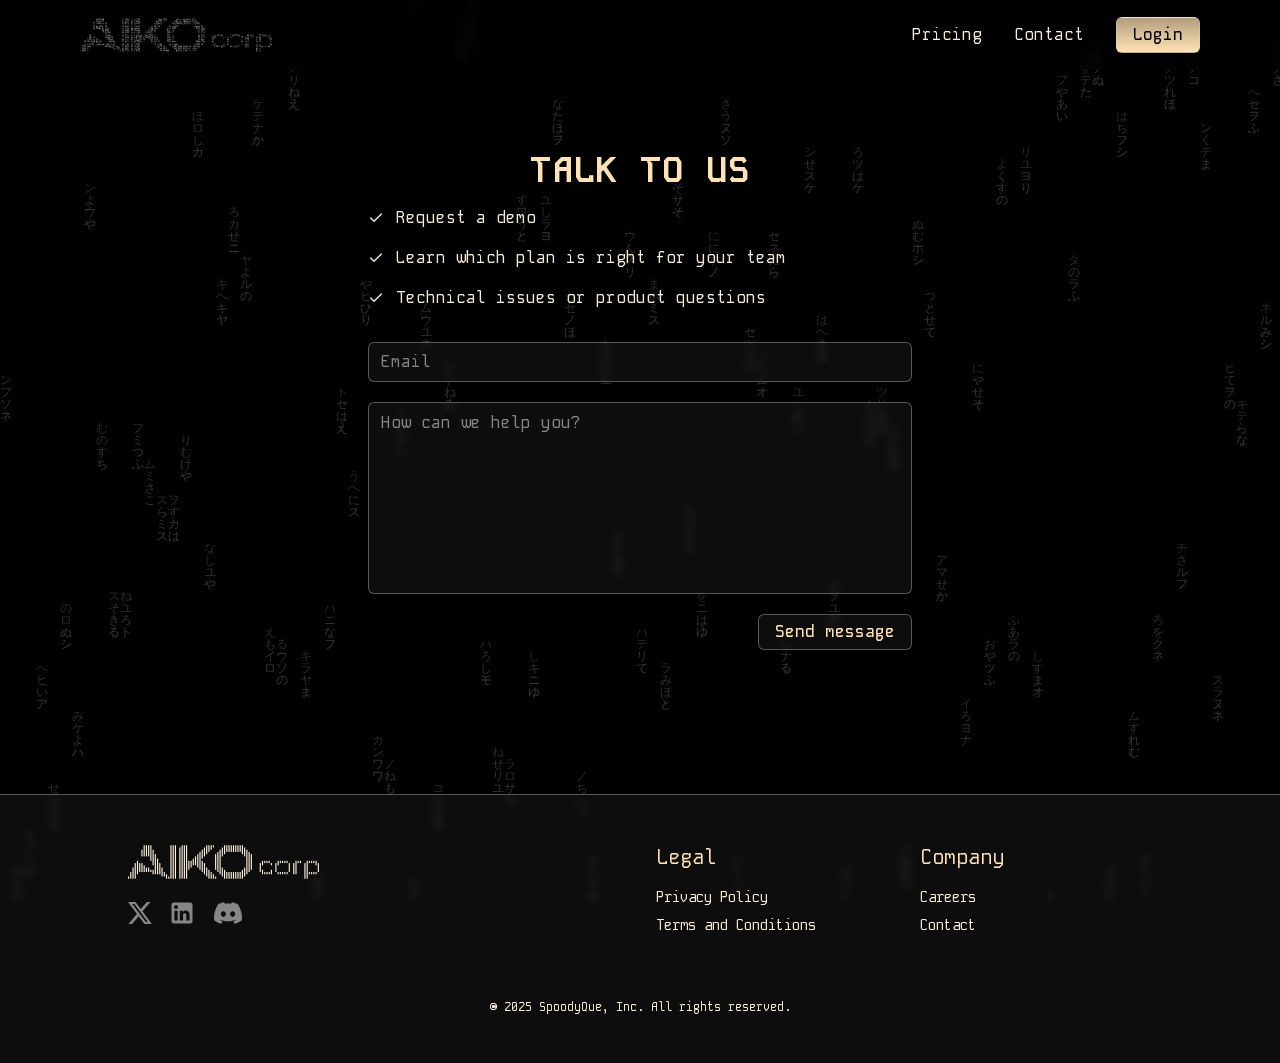
<file: contact.html>
<!DOCTYPE html><html lang="en" class="dark" style="color-scheme:dark"><head><meta charSet="utf-8"/><meta name="viewport" content="width=device-width, initial-scale=1"/><link rel="preload" href="_next/static/media/665f1f15ab71d738-s.p.woff2" as="font" crossorigin="" type="font/woff2"/><link rel="stylesheet" href="_next/static/css/3579a099191fe703.css" data-precedence="next"/><link rel="preload" as="script" fetchPriority="low" href="_next/static/chunks/webpack-a0017c22f1fb7651.js"/><script src="_next/static/chunks/45b600b0-f682122d7291077d.js" async=""></script><script src="_next/static/chunks/bd2ed61f-10d9b4314ef6028a.js" async=""></script><script src="_next/static/chunks/388-d7d0ce49c5244075.js" async=""></script><script src="_next/static/chunks/main-app-76e8828e78616f00.js" async=""></script><script src="_next/static/chunks/547-4e4c061fdb17bd3b.js" async=""></script><script src="_next/static/chunks/93-8a5ecf1343b79769.js" async=""></script><script src="_next/static/chunks/90-8947ff924db9e65f.js" async=""></script><script src="_next/static/chunks/app/layout-30a61381ccab6d4c.js" async=""></script><script src="_next/static/chunks/154-b576e117027438ef.js" async=""></script><script src="_next/static/chunks/app/page-542c829197dc0185.js" async=""></script><script src="_next/static/chunks/app/contact/page-5979bf07bd920543.js" async=""></script><script src="_next/static/chunks/app/global-error-e65d72abb3e2e291.js" async=""></script><meta name="next-size-adjust" content=""/><title>SpoodyQue - AI Penetration Testing</title><meta name="description" content="Find vulnerabilities in your Web applications that hackers can exploit. No source code required. 0% false positives."/><meta name="keywords" content="Next.js,React,JavaScript,AI,Security"/><link rel="icon" href="favicon.ico" type="image/x-icon" sizes="32x32"/><link rel="icon" href="favicon.ico"/><script>document.querySelectorAll('body link[rel="icon"], body link[rel="apple-touch-icon"]').forEach(el => document.head.appendChild(el))</script><script src="_next/static/chunks/polyfills-42372ed130431b0a.js" noModule=""></script></head><body class="__variable_fa65a6 antialiased"><script>((e,t,n,r,o,i,a,s)=>{let l=document.documentElement,u=["light","dark"];function c(t){var n;(Array.isArray(e)?e:[e]).forEach(e=>{let n="class"===e,r=n&&i?o.map(e=>i[e]||e):o;n?(l.classList.remove(...r),l.classList.add(i&&i[t]?i[t]:t)):l.setAttribute(e,t)}),n=t,s&&u.includes(n)&&(l.style.colorScheme=n)}if(r)c(r);else try{let e=localStorage.getItem(t)||n,r=a&&"system"===e?window.matchMedia("(prefers-color-scheme: dark)").matches?"dark":"light":e;c(r)}catch(e){}})("class","theme","dark","dark",["light","dark"],null,false,true)</script><div class="fixed top-0 left-0 w-full h-full pointer-events-none z-0"><!--$--><!--$!--><template data-dgst="BAILOUT_TO_CLIENT_SIDE_RENDERING"></template><!--/$--><!--/$--></div><div class="flex flex-col min-h-screen relative"><header class="sticky top-0 z-50 bg-black/50 backdrop-blur-xs"><div class="flex items-center justify-between w-full mx-auto py-4 px-4 sm:px-6 md:px-4 max-w-6xl"><a class="text-2xl w-[10rem] sm:w-[12rem] z-10 block" href="index.html"><image src="/_next/static/media/aiko-long-kata.9da95927.svg"/></a><button type="button" class="sm:hidden z-50 p-2 focus:outline-none" aria-label="Toggle menu"><div class="relative w-6 h-5"><span class="absolute h-0.5 w-full bg-primary transform transition-all duration-300 ease-in-out rotate-0 top-0"></span><span class="absolute h-0.5 bg-primary transform transition-all duration-300 ease-in-out w-full opacity-100 top-2"></span><span class="absolute h-0.5 w-full bg-primary transform transition-all duration-300 ease-in-out rotate-0 top-4"></span></div></button><nav class="hidden sm:flex items-center space-x-8 font-mono text-base"><a class="hover:underline" href="pricing.html">Pricing</a><a class="hover:underline" href="contact.html">Contact</a><a data-slot="button" class="inline-flex items-center justify-center gap-2 whitespace-nowrap rounded-sm text-base font-medium transition-colors disabled:pointer-events-none disabled:opacity-50 [&amp;_svg]:pointer-events-none [&amp;_svg:not([class*=&#x27;size-&#x27;])]:size-4 shrink-0 [&amp;_svg]:shrink-0 outline-none focus-visible:border-ring focus-visible:ring-ring/50 focus-visible:ring-[3px] aria-invalid:ring-destructive/20 dark:aria-invalid:ring-destructive/40 aria-invalid:border-destructive hover:cursor-pointer bg-gradient-to-b from-accent/70 to-primary text-black hover:from-accent hover:to-primary border border-primary/20 font-mono h-9 px-4 py-2 has-[&gt;svg]:px-3" href="login.html">Login</a></nav></div><div class="
          absolute left-0 right-0 z-40 bg-black/85 backdrop-blur-xs w-full
          hidden
          sm:hidden
        "><div class="p-4 h-screen"><nav class="flex flex-col space-y-4 font-mono text-base"><a class="py-2 block" href="pricing.html">Pricing</a><a class="py-2 block" href="contact.html">Contact</a><a class="py-2 block" href="login.html">Login</a></nav></div></div></header><main class="flex-1 relative z-10 pt-2 sm:pt-4"><div class="max-w-xl mx-auto px-4 py-16 font-mono"><h1 class="text-3xl sm:text-4xl font-bold mb-4 text-primary text-center">TALK TO US</h1><div class="flex flex-col text-foreground font-mono max-w-xl mx-auto text-sm sm:text-base"><div class="space-y-4 mb-8"><div class="flex items-center gap-3"><svg xmlns="http://www.w3.org/2000/svg" width="24" height="24" viewBox="0 0 24 24" fill="none" stroke="currentColor" stroke-width="2" stroke-linecap="round" stroke-linejoin="round" class="lucide lucide-check w-4 h-4 shrink-0"><path d="M20 6 9 17l-5-5"></path></svg><p>Request a demo</p></div><div class="flex items-center gap-3"><svg xmlns="http://www.w3.org/2000/svg" width="24" height="24" viewBox="0 0 24 24" fill="none" stroke="currentColor" stroke-width="2" stroke-linecap="round" stroke-linejoin="round" class="lucide lucide-check w-4 h-4 shrink-0"><path d="M20 6 9 17l-5-5"></path></svg><p>Learn which plan is right for your team</p></div><div class="flex items-center gap-3"><svg xmlns="http://www.w3.org/2000/svg" width="24" height="24" viewBox="0 0 24 24" fill="none" stroke="currentColor" stroke-width="2" stroke-linecap="round" stroke-linejoin="round" class="lucide lucide-check w-4 h-4 shrink-0"><path d="M20 6 9 17l-5-5"></path></svg><p>Technical issues or product questions</p></div></div></div><form class="space-y-5 relative z-10" action="contact.html" encType="multipart/form-data" method="POST"><input type="hidden" name="$ACTION_REF_1"/><input type="hidden" name="$ACTION_1:0" value="{&quot;id&quot;:&quot;60423b2bb2b0d3a45e378c8222e7167f827a2755e0&quot;,&quot;bound&quot;:&quot;$@1&quot;}"/><input type="hidden" name="$ACTION_1:1" value="[{&quot;success&quot;:false,&quot;message&quot;:null}]"/><input type="hidden" name="$ACTION_KEY" value="k3433187288"/><div class="space-y-5"><input type="email" data-slot="input" class="file:text-foreground selection:bg-primary selection:text-primary-foreground flex w-full min-w-0 px-3 py-1 shadow-xs transition-[color,box-shadow] outline-none file:inline-flex file:h-7 file:border-0 file:bg-transparent file:text-sm file:font-medium disabled:pointer-events-none disabled:cursor-not-allowed disabled:opacity-50 text-foreground rounded-sm h-9 sm:h-10 bg-white/5 backdrop-blur-xs border border-white/30 focus-visible:border-white/30 focus-visible:ring-white/20 focus-visible:ring-[3px] aria-invalid:ring-destructive/20 dark:aria-invalid:ring-destructive/40 aria-invalid:border-destructive font-mono placeholder:text-white/50 text-sm sm:text-base" id="email" placeholder="Email" required="" autoComplete="email" name="email" value=""/><textarea data-slot="textarea" class="flex field-sizing-content min-h-16 w-full px-3 py-2 shadow-xs transition-[color,box-shadow] outline-none disabled:cursor-not-allowed disabled:opacity-50 text-foreground rounded-sm bg-white/5 backdrop-blur-xs border border-white/30 focus-visible:border-white/30 focus-visible:ring-white/20 focus-visible:ring-[3px] aria-invalid:ring-destructive/20 dark:aria-invalid:ring-destructive/40 aria-invalid:border-destructive resize-none h-48 font-mono text-sm sm:text-base placeholder:text-white/50" id="message" name="message" rows="7" placeholder="How can we help you?" required=""></textarea></div><div class="flex justify-between space-x-4 items-center"><div class="flex-1"></div><div class="flex justify-end"><button data-slot="button" class="inline-flex items-center justify-center whitespace-nowrap rounded-sm font-medium transition-colors disabled:pointer-events-none disabled:opacity-50 [&amp;_svg]:pointer-events-none [&amp;_svg:not([class*=&#x27;size-&#x27;])]:size-4 shrink-0 [&amp;_svg]:shrink-0 outline-none focus-visible:border-ring focus-visible:ring-ring/50 focus-visible:ring-[3px] aria-invalid:ring-destructive/20 dark:aria-invalid:ring-destructive/40 aria-invalid:border-destructive hover:cursor-pointer bg-white/5 backdrop-blur-xs border border-white/30 hover:bg-white/10 hover:border-white/40 text-primary py-2 h-8 gap-1.5 px-3 has-[&gt;svg]:px-2.5 text-sm sm:h-9 sm:px-4 sm:text-base sm:has-[&gt;svg]:px-3" type="submit">Send message</button></div></div></form></div><!--$--><!--/$--><!--$--><!--/$--></main><footer class="py-8 sm:py-12 px-4 sm:px-6 border-t border-white/30 relative z-10 mt-12 sm:mt-20 font-mono backdrop-blur-xs bg-white/5"><div class="max-w-5xl mx-auto grid grid-cols-2 sm:grid-cols-4 gap-6 sm:gap-8"><div class="col-span-2 sm:col-span-1 self-start mb-6 sm:mb-0"><div class="w-[10rem] sm:w-[12rem] flex flex-col relative"><image src="/_next/static/media/aiko-long-kata.9da95927.svg"/><div class="flex flex-row items-center gap-4 mt-4"><a target="_blank" href="https://x.com/aiko_corp"><img alt="X Logo" draggable="false" loading="lazy" width="300" height="271" decoding="async" data-nimg="1" class="w-6 h-auto opacity-50 hover:opacity-100" style="color:transparent" src="xcom.svg"/></a><a target="_blank" href="https://www.linkedin.com/company/aikocorp/"><img alt="LinkedIn Logo" draggable="false" loading="lazy" width="100" height="100" decoding="async" data-nimg="1" class="w-7 h-auto opacity-50 hover:opacity-100" style="color:transparent" src="linkedin.svg"/></a><img alt="Discord Logo" draggable="false" loading="lazy" width="100" height="100" decoding="async" data-nimg="1" class="h-8 w-auto opacity-50" style="color:transparent" src="discord.svg"/></div></div></div><div class="hidden sm:block"></div><div class="col-span-1"><h3 class="text-lg sm:text-xl mb-3 sm:mb-4 text-accent">Legal</h3><ul class="space-y-2 text-xs sm:text-sm"><li><a class="hover:text-white" href="privacy.html">Privacy Policy</a></li><li><a class="hover:text-white" href="terms.html">Terms and Conditions</a></li></ul></div><div class="col-span-1"><h3 class="text-lg sm:text-xl mb-3 sm:mb-4 text-accent">Company</h3><ul class="space-y-2 text-xs sm:text-sm"><li><a class="hover:text-white" href="careers.html">Careers</a></li><li><a class="hover:text-white" href="contact.html">Contact</a></li></ul></div></div><div class="max-w-6xl mx-auto mt-8 pt-6 sm:pt-8 text-center text-xs"><p>© <!-- -->2025<!-- --> SpoodyQue, Inc. All rights reserved.</p></div></footer></div><script src="_next/static/chunks/webpack-a0017c22f1fb7651.js" async=""></script><script>(self.__next_f=self.__next_f||[]).push([0])</script><script>self.__next_f.push([1,"1:\"$Sreact.fragment\"\n2:I[8791,[\"547\",\"static/chunks/547-4e4c061fdb17bd3b.js\",\"93\",\"static/chunks/93-8a5ecf1343b79769.js\",\"90\",\"static/chunks/90-8947ff924db9e65f.js\",\"177\",\"static/chunks/app/layout-30a61381ccab6d4c.js\"],\"Provider\"]\n3:I[8418,[\"547\",\"static/chunks/547-4e4c061fdb17bd3b.js\",\"93\",\"static/chunks/93-8a5ecf1343b79769.js\",\"90\",\"static/chunks/90-8947ff924db9e65f.js\",\"177\",\"static/chunks/app/layout-30a61381ccab6d4c.js\"],\"default\"]\n4:I[885,[\"547\",\"static/chunks/547-4e4c061fdb17bd3b.js\",\"93\",\"static/chunks/93-8a5ecf1343b79769.js\",\"90\",\"static/chunks/90-8947ff924db9e65f.js\",\"177\",\"static/chunks/app/layout-30a61381ccab6d4c.js\"],\"default\"]\n5:I[2340,[],\"\"]\n6:I[3250,[],\"\"]\n8:I[1093,[\"547\",\"static/chunks/547-4e4c061fdb17bd3b.js\",\"93\",\"static/chunks/93-8a5ecf1343b79769.js\",\"90\",\"static/chunks/90-8947ff924db9e65f.js\",\"154\",\"static/chunks/154-b576e117027438ef.js\",\"974\",\"static/chunks/app/page-542c829197dc0185.js\"],\"\"]\n9:I[2090,[\"547\",\"static/chunks/547-4e4c061fdb17bd3b.js\",\"93\",\"static/chunks/93-8a5ecf1343b79769.js\",\"90\",\"static/chunks/90-8947ff924db9e65f.js\",\"154\",\"static/chunks/154-b576e117027438ef.js\",\"974\",\"static/chunks/app/page-542c829197dc0185.js\"],\"Image\"]\na:I[3185,[],\"ClientPageRoot\"]\nb:I[1546,[\"547\",\"static/chunks/547-4e4c061fdb17bd3b.js\",\"977\",\"static/chunks/app/contact/page-5979bf07bd920543.js\"],\"default\"]\ne:I[3748,[],\"MetadataBoundary\"]\n10:I[3748,[],\"OutletBoundary\"]\n13:I[7356,[],\"AsyncMetadataOutlet\"]\n15:I[3748,[],\"ViewportBoundary\"]\n17:I[7082,[\"219\",\"static/chunks/app/global-error-e65d72abb3e2e291.js\"],\"default\"]\n:HL[\"/_next/static/media/665f1f15ab71d738-s.p.woff2\",\"font\",{\"crossOrigin\":\"\",\"type\":\"font/woff2\"}]\n:HL[\"/_next/static/css/3579a099191fe703.css\",\"style\"]\n"])</script><script>self.__next_f.push([1,"0:{\"P\":null,\"b\":\"xVFkD77LUpaVbkV8g2Gin\",\"p\":\"\",\"c\":[\"\",\"contact\"],\"i\":false,\"f\":[[[\"\",{\"children\":[\"contact\",{\"children\":[\"__PAGE__\",{}]}]},\"$undefined\",\"$undefined\",true],[\"\",[\"$\",\"$1\",\"c\",{\"children\":[[[\"$\",\"link\",\"0\",{\"rel\":\"stylesheet\",\"href\":\"/_next/static/css/3579a099191fe703.css\",\"precedence\":\"next\",\"crossOrigin\":\"$undefined\",\"nonce\":\"$undefined\"}]],[\"$\",\"html\",null,{\"lang\":\"en\",\"className\":\"dark\",\"style\":{\"colorScheme\":\"dark\"},\"children\":[\"$\",\"body\",null,{\"className\":\"__variable_fa65a6 antialiased\",\"children\":[\"$\",\"$L2\",null,{\"children\":[[\"$\",\"div\",null,{\"className\":\"fixed top-0 left-0 w-full h-full pointer-events-none z-0\",\"children\":[\"$\",\"$L3\",null,{}]}],[\"$\",\"div\",null,{\"className\":\"flex flex-col min-h-screen relative\",\"children\":[[\"$\",\"$L4\",null,{}],[\"$\",\"main\",null,{\"className\":\"flex-1 relative z-10 pt-2 sm:pt-4\",\"children\":[\"$\",\"$L5\",null,{\"parallelRouterKey\":\"children\",\"error\":\"$undefined\",\"errorStyles\":\"$undefined\",\"errorScripts\":\"$undefined\",\"template\":[\"$\",\"$L6\",null,{}],\"templateStyles\":\"$undefined\",\"templateScripts\":\"$undefined\",\"notFound\":[\"$L7\",[]],\"forbidden\":\"$undefined\",\"unauthorized\":\"$undefined\"}]}],[\"$\",\"footer\",null,{\"className\":\"py-8 sm:py-12 px-4 sm:px-6 border-t border-white/30 relative z-10 mt-12 sm:mt-20 font-mono backdrop-blur-xs bg-white/5\",\"children\":[[\"$\",\"div\",null,{\"className\":\"max-w-5xl mx-auto grid grid-cols-2 sm:grid-cols-4 gap-6 sm:gap-8\",\"children\":[[\"$\",\"div\",null,{\"className\":\"col-span-2 sm:col-span-1 self-start mb-6 sm:mb-0\",\"children\":[\"$\",\"div\",null,{\"className\":\"w-[10rem] sm:w-[12rem] flex flex-col relative\",\"children\":[[\"$\",\"svg\",null,{\"width\":\"100%\",\"height\":\"100%\",\"viewBox\":\"0 0 860 170\",\"xmlns\":\"http://www.w3.org/2000/svg\",\"aria-label\":\"SpoodyQue Logo\",\"aria-labelledby\":\"aiko-logo-title aiko-logo-desc\",\"children\":[[\"$\",\"title\",null,{\"id\":\"aiko-logo-title\",\"children\":\"SpoodyQue Logo\"}],[\"$\",\"desc\",null,{\"id\":\"aiko-logo-desc\",\"children\":\"SpoodyQue Logo\"}],[\"$\",\"rect\",null,{\"width\":\"860\",\"height\":\"170\",\"fill\":\"transparent\"}],[\"$\",\"rect\",null,{\"x\":\"0\",\"y\":\"150\",\"width\":\"5\",\"height\":\"10\",\"fill\":\"#fff2df\"}],[\"$\",\"rect\",null,{\"x\":\"10\",\"y\":\"130\",\"width\":\"5\",\"height\":\"30\",\"fill\":\"#fff2df\"}],[\"$\",\"rect\",null,{\"x\":\"20\",\"y\":\"110\",\"width\":\"5\",\"height\":\"50\",\"fill\":\"#fff2df\"}],[\"$\",\"rect\",null,{\"x\":\"30\",\"y\":\"90\",\"width\":\"5\",\"height\":\"70\",\"fill\":\"#fff2df\"}],[\"$\",\"rect\",null,{\"x\":\"40\",\"y\":\"80\",\"width\":\"5\",\"height\":\"60\",\"fill\":\"#fff2df\"}],[\"$\",\"rect\",null,{\"x\":\"50\",\"y\":\"90\",\"width\":\"5\",\"height\":\"40\",\"fill\":\"#fff2df\"}],[\"$\",\"rect\",null,{\"x\":\"60\",\"y\":\"30\",\"width\":\"5\",\"height\":\"30\",\"fill\":\"#fff2df\"}],[\"$\",\"rect\",null,{\"x\":\"60\",\"y\":\"90\",\"width\":\"5\",\"height\":\"40\",\"fill\":\"#fff2df\"}],[\"$\",\"rect\",null,{\"x\":\"70\",\"y\":\"10\",\"width\":\"5\",\"height\":\"50\",\"fill\":\"#fff2df\"}],[\"$\",\"rect\",null,{\"x\":\"70\",\"y\":\"100\",\"width\":\"5\",\"height\":\"30\",\"fill\":\"#fff2df\"}],[\"$\",\"rect\",null,{\"x\":\"80\",\"y\":\"10\",\"width\":\"5\",\"height\":\"50\",\"fill\":\"#fff2df\"}],[\"$\",\"rect\",null,{\"x\":\"80\",\"y\":\"110\",\"width\":\"5\",\"height\":\"20\",\"fill\":\"#fff2df\"}],[\"$\",\"rect\",null,{\"x\":\"90\",\"y\":\"10\",\"width\":\"5\",\"height\":\"50\",\"fill\":\"#fff2df\"}],[\"$\",\"rect\",null,{\"x\":\"90\",\"y\":\"110\",\"width\":\"5\",\"height\":\"20\",\"fill\":\"#fff2df\"}],[\"$\",\"rect\",null,{\"x\":\"100\",\"y\":\"10\",\"width\":\"5\",\"height\":\"70\",\"fill\":\"#fff2df\"}],[\"$\",\"rect\",null,{\"x\":\"100\",\"y\":\"120\",\"width\":\"5\",\"height\":\"10\",\"fill\":\"#fff2df\"}],[\"$\",\"rect\",null,{\"x\":\"110\",\"y\":\"30\",\"width\":\"5\",\"height\":\"70\",\"fill\":\"#fff2df\"}],[\"$\",\"rect\",null,{\"x\":\"110\",\"y\":\"120\",\"width\":\"5\",\"height\":\"20\",\"fill\":\"#fff2df\"}],[\"$\",\"rect\",null,{\"x\":\"120\",\"y\":\"50\",\"width\":\"5\",\"height\":\"90\",\"fill\":\"#fff2df\"}],[\"$\",\"rect\",null,{\"x\":\"130\",\"y\":\"70\",\"width\":\"5\",\"height\":\"70\",\"fill\":\"#fff2df\"}],[\"$\",\"rect\",null,{\"x\":\"140\",\"y\":\"90\",\"width\":\"5\",\"height\":\"50\",\"fill\":\"#fff2df\"}],[\"$\",\"rect\",null,{\"x\":\"150\",\"y\":\"110\",\"width\":\"5\",\"height\":\"40\",\"fill\":\"#fff2df\"}],[\"$\",\"rect\",null,{\"x\":\"160\",\"y\":\"130\",\"width\":\"5\",\"height\":\"20\",\"fill\":\"#fff2df\"}],[\"$\",\"rect\",null,{\"x\":\"170\",\"y\":\"140\",\"width\":\"5\",\"height\":\"20\",\"fill\":\"#fff2df\"}],[\"$\",\"rect\",null,{\"x\":\"180\",\"y\":\"150\",\"width\":\"5\",\"height\":\"10\",\"fill\":\"#fff2df\"}],[\"$\",\"rect\",null,{\"x\":\"190\",\"y\":\"10\",\"width\":\"5\",\"height\":\"150\",\"fill\":\"#fff2df\"}],[\"$\",\"rect\",null,{\"x\":\"200\",\"y\":\"10\",\"width\":\"5\",\"height\":\"150\",\"fill\":\"#fff2df\"}],[\"$\",\"rect\",null,{\"x\":\"210\",\"y\":\"10\",\"width\":\"5\",\"height\":\"150\",\"fill\":\"#fff2df\"}],[\"$\",\"rect\",null,{\"x\":\"230\",\"y\":\"20\",\"width\":\"5\",\"height\":\"140\",\"fill\":\"#fff2df\"}],[\"$\",\"rect\",null,{\"x\":\"240\",\"y\":\"10\",\"width\":\"5\",\"height\":\"150\",\"fill\":\"#fff2df\"}],[\"$\",\"rect\",null,{\"x\":\"250\",\"y\":\"10\",\"width\":\"5\",\"height\":\"150\",\"fill\":\"#fff2df\"}],[\"$\",\"rect\",null,{\"x\":\"260\",\"y\":\"10\",\"width\":\"5\",\"height\":\"150\",\"fill\":\"#fff2df\"}],[\"$\",\"rect\",null,{\"x\":\"270\",\"y\":\"80\",\"width\":\"5\",\"height\":\"40\",\"fill\":\"#fff2df\"}],[\"$\",\"rect\",null,{\"x\":\"280\",\"y\":\"80\",\"width\":\"5\",\"height\":\"30\",\"fill\":\"#fff2df\"}],[\"$\",\"rect\",null,{\"x\":\"290\",\"y\":\"70\",\"width\":\"5\",\"height\":\"30\",\"fill\":\"#fff2df\"}],[\"$\",\"rect\",null,{\"x\":\"300\",\"y\":\"60\",\"width\":\"5\",\"height\":\"40\",\"fill\":\"#fff2df\"}],[\"$\",\"rect\",null,{\"x\":\"310\",\"y\":\"50\",\"width\":\"5\",\"height\":\"60\",\"fill\":\"#fff2df\"}],[\"$\",\"rect\",null,{\"x\":\"320\",\"y\":\"40\",\"width\":\"5\",\"height\":\"80\",\"fill\":\"#fff2df\"}],[\"$\",\"rect\",null,{\"x\":\"330\",\"y\":\"30\",\"width\":\"5\",\"height\":\"40\",\"fill\":\"#fff2df\"}],[\"$\",\"rect\",null,{\"x\":\"330\",\"y\":\"80\",\"width\":\"5\",\"height\":\"50\",\"fill\":\"#fff2df\"}],[\"$\",\"rect\",null,{\"x\":\"340\",\"y\":\"20\",\"width\":\"5\",\"height\":\"40\",\"fill\":\"#fff2df\"}],[\"$\",\"rect\",null,{\"x\":\"340\",\"y\":\"90\",\"width\":\"5\",\"height\":\"50\",\"fill\":\"#fff2df\"}],[\"$\",\"rect\",null,{\"x\":\"350\",\"y\":\"10\",\"width\":\"5\",\"height\":\"40\",\"fill\":\"#fff2df\"}],[\"$\",\"rect\",null,{\"x\":\"350\",\"y\":\"110\",\"width\":\"5\",\"height\":\"40\",\"fill\":\"#fff2df\"}],[\"$\",\"rect\",null,{\"x\":\"360\",\"y\":\"10\",\"width\":\"5\",\"height\":\"30\",\"fill\":\"#fff2df\"}],[\"$\",\"rect\",null,{\"x\":\"360\",\"y\":\"120\",\"width\":\"5\",\"height\":\"40\",\"fill\":\"#fff2df\"}],[\"$\",\"rect\",null,{\"x\":\"370\",\"y\":\"10\",\"width\":\"5\",\"height\":\"20\",\"fill\":\"#fff2df\"}],[\"$\",\"rect\",null,{\"x\":\"370\",\"y\":\"130\",\"width\":\"5\",\"height\":\"30\",\"fill\":\"#fff2df\"}],[\"$\",\"rect\",null,{\"x\":\"380\",\"y\":\"10\",\"width\":\"5\",\"height\":\"10\",\"fill\":\"#fff2df\"}],[\"$\",\"rect\",null,{\"x\":\"380\",\"y\":\"140\",\"width\":\"5\",\"height\":\"20\",\"fill\":\"#fff2df\"}],[\"$\",\"rect\",null,{\"x\":\"390\",\"y\":\"50\",\"width\":\"5\",\"height\":\"70\",\"fill\":\"#fff2df\"}],[\"$\",\"rect\",null,{\"x\":\"390\",\"y\":\"150\",\"width\":\"5\",\"height\":\"10\",\"fill\":\"#fff2df\"}],[\"$\",\"rect\",null,{\"x\":\"400\",\"y\":\"40\",\"width\":\"5\",\"height\":\"90\",\"fill\":\"#fff2df\"}],[\"$\",\"rect\",null,{\"x\":\"410\",\"y\":\"30\",\"width\":\"5\",\"height\":\"110\",\"fill\":\"#fff2df\"}],[\"$\",\"rect\",null,{\"x\":\"420\",\"y\":\"20\",\"width\":\"5\",\"height\":\"40\",\"fill\":\"#fff2df\"}],[\"$\",\"rect\",null,{\"x\":\"420\",\"y\":\"110\",\"width\":\"5\",\"height\":\"40\",\"fill\":\"#fff2df\"}],[\"$\",\"rect\",null,{\"x\":\"430\",\"y\":\"10\",\"width\":\"5\",\"height\":\"40\",\"fill\":\"#fff2df\"}],[\"$\",\"rect\",null,{\"x\":\"430\",\"y\":\"120\",\"width\":\"5\",\"height\":\"40\",\"fill\":\"#fff2df\"}],[\"$\",\"rect\",null,{\"x\":\"440\",\"y\":\"10\",\"width\":\"5\",\"height\":\"30\",\"fill\":\"#fff2df\"}],[\"$\",\"rect\",null,{\"x\":\"440\",\"y\":\"130\",\"width\":\"5\",\"height\":\"30\",\"fill\":\"#fff2df\"}],[\"$\",\"rect\",null,{\"x\":\"450\",\"y\":\"10\",\"width\":\"5\",\"height\":\"30\",\"fill\":\"#fff2df\"}],[\"$\",\"rect\",null,{\"x\":\"450\",\"y\":\"130\",\"width\":\"5\",\"height\":\"30\",\"fill\":\"#fff2df\"}],[\"$\",\"rect\",null,{\"x\":\"460\",\"y\":\"10\",\"width\":\"5\",\"height\":\"30\",\"fill\":\"#fff2df\"}],[\"$\",\"rect\",null,{\"x\":\"460\",\"y\":\"130\",\"width\":\"5\",\"height\":\"30\",\"fill\":\"#fff2df\"}],[\"$\",\"rect\",null,{\"x\":\"470\",\"y\":\"10\",\"width\":\"5\",\"height\":\"30\",\"fill\":\"#fff2df\"}],[\"$\",\"rect\",null,{\"x\":\"470\",\"y\":\"130\",\"width\":\"5\",\"height\":\"30\",\"fill\":\"#fff2df\"}],[\"$\",\"rect\",null,{\"x\":\"480\",\"y\":\"10\",\"width\":\"5\",\"height\":\"30\",\"fill\":\"#fff2df\"}],[\"$\",\"rect\",null,{\"x\":\"480\",\"y\":\"130\",\"width\":\"5\",\"height\":\"30\",\"fill\":\"#fff2df\"}],[\"$\",\"rect\",null,{\"x\":\"490\",\"y\":\"10\",\"width\":\"5\",\"height\":\"30\",\"fill\":\"#fff2df\"}],[\"$\",\"rect\",null,{\"x\":\"490\",\"y\":\"130\",\"width\":\"5\",\"height\":\"30\",\"fill\":\"#fff2df\"}],[\"$\",\"rect\",null,{\"x\":\"500\",\"y\":\"10\",\"width\":\"5\",\"height\":\"30\",\"fill\":\"#fff2df\"}],[\"$\",\"rect\",null,{\"x\":\"500\",\"y\":\"130\",\"width\":\"5\",\"height\":\"30\",\"fill\":\"#fff2df\"}],[\"$\",\"rect\",null,{\"x\":\"510\",\"y\":\"10\",\"width\":\"5\",\"height\":\"40\",\"fill\":\"#fff2df\"}],[\"$\",\"rect\",null,{\"x\":\"510\",\"y\":\"120\",\"width\":\"5\",\"height\":\"40\",\"fill\":\"#fff2df\"}],[\"$\",\"rect\",null,{\"x\":\"520\",\"y\":\"20\",\"width\":\"5\",\"height\":\"40\",\"fill\":\"#fff2df\"}],[\"$\",\"rect\",null,{\"x\":\"520\",\"y\":\"110\",\"width\":\"5\",\"height\":\"40\",\"fill\":\"#fff2df\"}],[\"$\",\"rect\",null,{\"x\":\"530\",\"y\":\"30\",\"width\":\"5\",\"height\":\"110\",\"fill\":\"#fff2df\"}],[\"$\",\"rect\",null,{\"x\":\"540\",\"y\":\"40\",\"width\":\"5\",\"height\":\"90\",\"fill\":\"#fff2df\"}],[\"$\",\"rect\",null,{\"x\":\"550\",\"y\":\"50\",\"width\":\"5\",\"height\":\"70\",\"fill\":\"#fff2df\"}],[\"$\",\"rect\",null,{\"x\":\"590\",\"y\":\"90\",\"width\":\"5\",\"height\":\"40\",\"fill\":\"#fff2df\"}],[\"$\",\"rect\",null,{\"x\":\"600\",\"y\":\"80\",\"width\":\"5\",\"height\":\"20\",\"fill\":\"#fff2df\"}],[\"$\",\"rect\",null,{\"x\":\"600\",\"y\":\"120\",\"width\":\"5\",\"height\":\"20\",\"fill\":\"#fff2df\"}],[\"$\",\"rect\",null,{\"x\":\"610\",\"y\":\"80\",\"width\":\"5\",\"height\":\"10\",\"fill\":\"#fff2df\"}],[\"$\",\"rect\",null,{\"x\":\"610\",\"y\":\"130\",\"width\":\"5\",\"height\":\"10\",\"fill\":\"#fff2df\"}],[\"$\",\"rect\",null,{\"x\":\"620\",\"y\":\"80\",\"width\":\"5\",\"height\":\"10\",\"fill\":\"#fff2df\"}],[\"$\",\"rect\",null,{\"x\":\"620\",\"y\":\"130\",\"width\":\"5\",\"height\":\"10\",\"fill\":\"#fff2df\"}],[\"$\",\"rect\",null,{\"x\":\"630\",\"y\":\"80\",\"width\":\"5\",\"height\":\"10\",\"fill\":\"#fff2df\"}],[\"$\",\"rect\",null,{\"x\":\"630\",\"y\":\"130\",\"width\":\"5\",\"height\":\"10\",\"fill\":\"#fff2df\"}],[\"$\",\"rect\",null,{\"x\":\"640\",\"y\":\"90\",\"width\":\"5\",\"height\":\"10\",\"fill\":\"#fff2df\"}],[\"$\",\"rect\",null,{\"x\":\"640\",\"y\":\"120\",\"width\":\"5\",\"height\":\"20\",\"fill\":\"#fff2df\"}],[\"$\",\"rect\",null,{\"x\":\"660\",\"y\":\"90\",\"width\":\"5\",\"height\":\"40\",\"fill\":\"#fff2df\"}],[\"$\",\"rect\",null,{\"x\":\"670\",\"y\":\"80\",\"width\":\"5\",\"height\":\"20\",\"fill\":\"#fff2df\"}],[\"$\",\"rect\",null,{\"x\":\"670\",\"y\":\"130\",\"width\":\"5\",\"height\":\"10\",\"fill\":\"#fff2df\"}],[\"$\",\"rect\",null,{\"x\":\"680\",\"y\":\"80\",\"width\":\"5\",\"height\":\"10\",\"fill\":\"#fff2df\"}],[\"$\",\"rect\",null,{\"x\":\"680\",\"y\":\"130\",\"width\":\"5\",\"height\":\"10\",\"fill\":\"#fff2df\"}],[\"$\",\"rect\",null,{\"x\":\"690\",\"y\":\"80\",\"width\":\"5\",\"height\":\"10\",\"fill\":\"#fff2df\"}],[\"$\",\"rect\",null,{\"x\":\"690\",\"y\":\"130\",\"width\":\"5\",\"height\":\"10\",\"fill\":\"#fff2df\"}],[\"$\",\"rect\",null,{\"x\":\"700\",\"y\":\"80\",\"width\":\"5\",\"height\":\"10\",\"fill\":\"#fff2df\"}],[\"$\",\"rect\",null,{\"x\":\"700\",\"y\":\"130\",\"width\":\"5\",\"height\":\"10\",\"fill\":\"#fff2df\"}],[\"$\",\"rect\",null,{\"x\":\"710\",\"y\":\"80\",\"width\":\"5\",\"height\":\"10\",\"fill\":\"#fff2df\"}],[\"$\",\"rect\",null,{\"x\":\"710\",\"y\":\"130\",\"width\":\"5\",\"height\":\"10\",\"fill\":\"#fff2df\"}],[\"$\",\"rect\",null,{\"x\":\"720\",\"y\":\"90\",\"width\":\"5\",\"height\":\"40\",\"fill\":\"#fff2df\"}],[\"$\",\"rect\",null,{\"x\":\"740\",\"y\":\"90\",\"width\":\"5\",\"height\":\"50\",\"fill\":\"#fff2df\"}],[\"$\",\"rect\",null,{\"x\":\"750\",\"y\":\"80\",\"width\":\"5\",\"height\":\"60\",\"fill\":\"#fff2df\"}],[\"$\",\"rect\",null,{\"x\":\"760\",\"y\":\"80\",\"width\":\"5\",\"height\":\"10\",\"fill\":\"#fff2df\"}],[\"$\",\"rect\",null,{\"x\":\"770\",\"y\":\"80\",\"width\":\"5\",\"height\":\"10\",\"fill\":\"#fff2df\"}],[\"$\",\"rect\",null,{\"x\":\"790\",\"y\":\"90\",\"width\":\"5\",\"height\":\"70\",\"fill\":\"#fff2df\"}],[\"$\",\"rect\",null,{\"x\":\"800\",\"y\":\"80\",\"width\":\"5\",\"height\":\"80\",\"fill\":\"#fff2df\"}],[\"$\",\"rect\",null,{\"x\":\"810\",\"y\":\"80\",\"width\":\"5\",\"height\":\"10\",\"fill\":\"#fff2df\"}],[\"$\",\"rect\",null,{\"x\":\"810\",\"y\":\"130\",\"width\":\"5\",\"height\":\"10\",\"fill\":\"#fff2df\"}],[\"$\",\"rect\",null,{\"x\":\"820\",\"y\":\"80\",\"width\":\"5\",\"height\":\"10\",\"fill\":\"#fff2df\"}],[\"$\",\"rect\",null,{\"x\":\"820\",\"y\":\"130\",\"width\":\"5\",\"height\":\"10\",\"fill\":\"#fff2df\"}],[\"$\",\"rect\",null,{\"x\":\"830\",\"y\":\"80\",\"width\":\"5\",\"height\":\"10\",\"fill\":\"#fff2df\"}],[\"$\",\"rect\",null,{\"x\":\"830\",\"y\":\"130\",\"width\":\"5\",\"height\":\"10\",\"fill\":\"#fff2df\"}],[\"$\",\"rect\",null,{\"x\":\"840\",\"y\":\"80\",\"width\":\"5\",\"height\":\"20\",\"fill\":\"#fff2df\"}],[\"$\",\"rect\",null,{\"x\":\"840\",\"y\":\"130\",\"width\":\"5\",\"height\":\"10\",\"fill\":\"#fff2df\"}],[\"$\",\"rect\",null,{\"x\":\"850\",\"y\":\"90\",\"width\":\"5\",\"height\":\"40\",\"fill\":\"#fff2df\"}]]}],[\"$\",\"div\",null,{\"className\":\"flex flex-row items-center gap-4 mt-4\",\"children\":[[\"$\",\"$L8\",null,{\"href\":\"https://x.com/aiko_corp\",\"target\":\"_blank\",\"children\":[\"$\",\"$L9\",null,{\"src\":\"/xcom.svg\",\"alt\":\"X Logo\",\"width\":300,\"height\":271,\"className\":\"w-6 h-auto opacity-50 hover:opacity-100\",\"draggable\":\"false\"}]}],[\"$\",\"$L8\",null,{\"href\":\"https://www.linkedin.com/company/aikocorp/\",\"target\":\"_blank\",\"children\":[\"$\",\"$L9\",null,{\"src\":\"/linkedin.svg\",\"alt\":\"LinkedIn Logo\",\"width\":100,\"height\":100,\"className\":\"w-7 h-auto opacity-50 hover:opacity-100\",\"draggable\":\"false\"}]}],[\"$\",\"$L9\",null,{\"src\":\"/discord.svg\",\"alt\":\"Discord Logo\",\"width\":100,\"height\":100,\"className\":\"h-8 w-auto opacity-50\",\"draggable\":\"false\"}]]}]]}]}],[\"$\",\"div\",null,{\"className\":\"hidden sm:block\"}],[\"$\",\"div\",null,{\"className\":\"col-span-1\",\"children\":[[\"$\",\"h3\",null,{\"className\":\"text-lg sm:text-xl mb-3 sm:mb-4 text-accent\",\"children\":\"Legal\"}],[\"$\",\"ul\",null,{\"className\":\"space-y-2 text-xs sm:text-sm\",\"children\":[[\"$\",\"li\",null,{\"children\":[\"$\",\"$L8\",null,{\"href\":\"/privacy.html\",\"className\":\"hover:text-white\",\"children\":\"Privacy Policy\"}]}],[\"$\",\"li\",null,{\"children\":[\"$\",\"$L8\",null,{\"href\":\"/terms.html\",\"className\":\"hover:text-white\",\"children\":\"Terms and Conditions\"}]}]]}]]}],[\"$\",\"div\",null,{\"className\":\"col-span-1\",\"children\":[[\"$\",\"h3\",null,{\"className\":\"text-lg sm:text-xl mb-3 sm:mb-4 text-accent\",\"children\":\"Company\"}],[\"$\",\"ul\",null,{\"className\":\"space-y-2 text-xs sm:text-sm\",\"children\":[[\"$\",\"li\",null,{\"children\":[\"$\",\"$L8\",null,{\"href\":\"/careers.html\",\"className\":\"hover:text-white\",\"children\":\"Careers\"}]}],[\"$\",\"li\",null,{\"children\":[\"$\",\"$L8\",null,{\"href\":\"/contact.html\",\"className\":\"hover:text-white\",\"children\":\"Contact\"}]}]]}]]}]]}],[\"$\",\"div\",null,{\"className\":\"max-w-6xl mx-auto mt-8 pt-6 sm:pt-8 text-center text-xs\",\"children\":[\"$\",\"p\",null,{\"children\":[\"© \",2025,\" SpoodyQue, Inc. All rights reserved.\"]}]}]]}]]}]]}]}]}]]}],{\"children\":[\"contact\",[\"$\",\"$1\",\"c\",{\"children\":[null,[\"$\",\"$L5\",null,{\"parallelRouterKey\":\"children\",\"error\":\"$undefined\",\"errorStyles\":\"$undefined\",\"errorScripts\":\"$undefined\",\"template\":[\"$\",\"$L6\",null,{}],\"templateStyles\":\"$undefined\",\"templateScripts\":\"$undefined\",\"notFound\":\"$undefined\",\"forbidden\":\"$undefined\",\"unauthorized\":\"$undefined\"}]]}],{\"children\":[\"__PAGE__\",[\"$\",\"$1\",\"c\",{\"children\":[[\"$\",\"$La\",null,{\"Component\":\"$b\",\"searchParams\":{},\"params\":{},\"promises\":[\"$@c\",\"$@d\"]}],[\"$\",\"$Le\",null,{\"children\":\"$Lf\"}],null,[\"$\",\"$L10\",null,{\"children\":[\"$L11\",\"$L12\",[\"$\",\"$L13\",null,{\"promise\":\"$@14\"}]]}]]}],{},null,false]},null,false]},null,false],[\"$\",\"$1\",\"h\",{\"children\":[null,[\"$\",\"$1\",\"RifpT3mjXAEwZVVsmrNm9\",{\"children\":[[\"$\",\"$L15\",null,{\"children\":\"$L16\"}],[\"$\",\"meta\",null,{\"name\":\"next-size-adjust\",\"content\":\"\"}]]}],null]}],false]],\"m\":\"$undefined\",\"G\":[\"$17\",[]],\"s\":false,\"S\":true}\n"])</script><script>self.__next_f.push([1,"7:E{\"digest\":\"NEXT_REDIRECT;replace;/;307;\"}\n"])</script><script>self.__next_f.push([1,"18:\"$Sreact.suspense\"\n19:I[7356,[],\"AsyncMetadata\"]\nc:{}\nd:{}\nf:[\"$\",\"$18\",null,{\"fallback\":null,\"children\":[\"$\",\"$L19\",null,{\"promise\":\"$@1a\"}]}]\n"])</script><script>self.__next_f.push([1,"12:null\n"])</script><script>self.__next_f.push([1,"16:[[\"$\",\"meta\",\"0\",{\"charSet\":\"utf-8\"}],[\"$\",\"meta\",\"1\",{\"name\":\"viewport\",\"content\":\"width=device-width, initial-scale=1\"}]]\n11:null\n"])</script><script>self.__next_f.push([1,"1a:{\"metadata\":[[\"$\",\"title\",\"0\",{\"children\":\"SpoodyQue - AI Penetration Testing\"}],[\"$\",\"meta\",\"1\",{\"name\":\"description\",\"content\":\"Find vulnerabilities in your Web applications that hackers can exploit. No source code required. 0% false positives.\"}],[\"$\",\"meta\",\"2\",{\"name\":\"keywords\",\"content\":\"Next.js,React,JavaScript,AI,Security\"}],[\"$\",\"link\",\"3\",{\"rel\":\"icon\",\"href\":\"/favicon.ico\",\"type\":\"image/x-icon\",\"sizes\":\"32x32\"}],[\"$\",\"link\",\"4\",{\"rel\":\"icon\",\"href\":\"/favicon.ico\"}]],\"error\":null,\"digest\":\"$undefined\"}\n14:{\"metadata\":\"$1a:metadata\",\"error\":null,\"digest\":\"$undefined\"}\n"])</script></body></html>
</file>
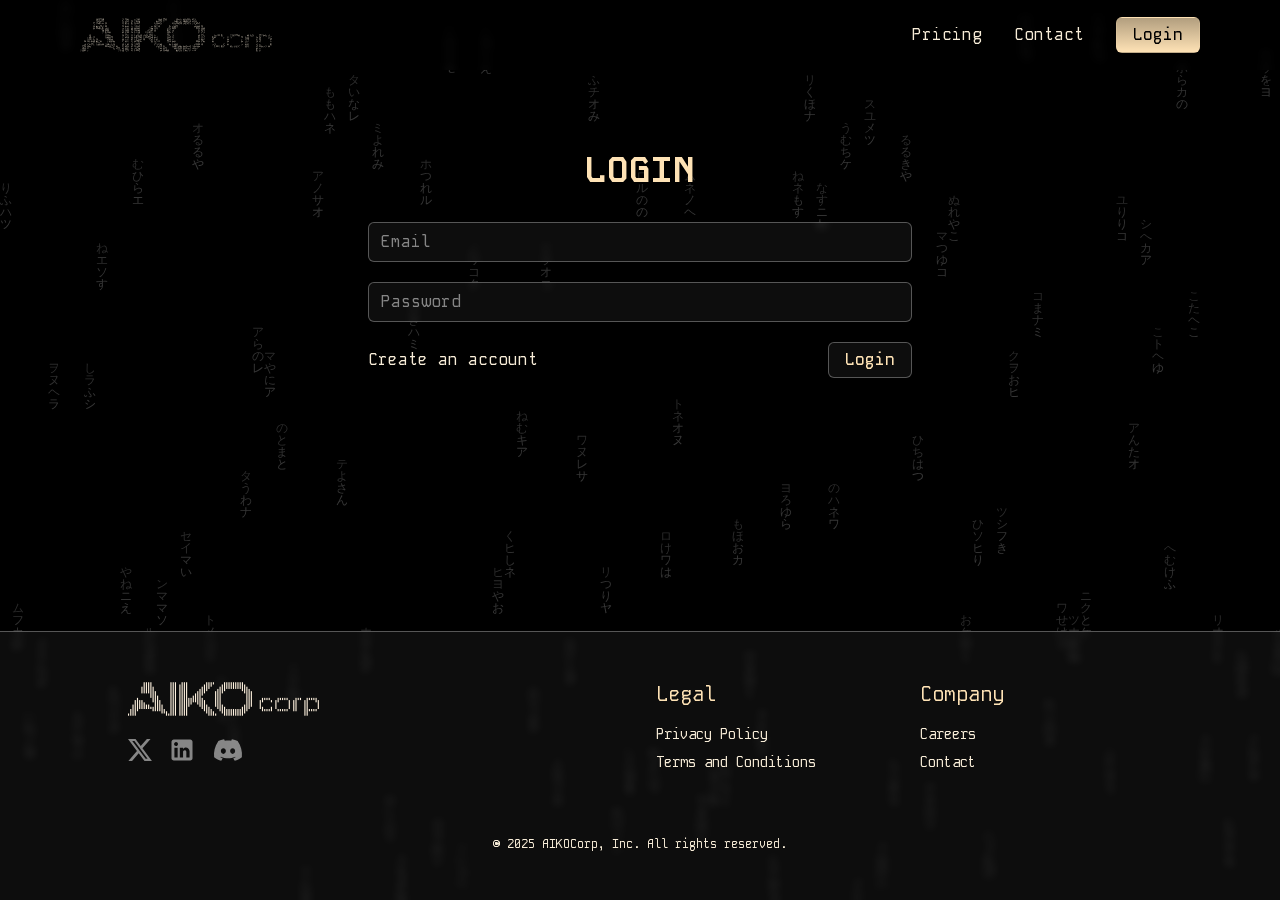
<file: login.html>
<!DOCTYPE html><html lang="en" class="dark" style="color-scheme:dark"><head><meta charSet="utf-8"/><meta name="viewport" content="width=device-width, initial-scale=1"/><link rel="preload" href="_next/static/media/665f1f15ab71d738-s.p.woff2" as="font" crossorigin="" type="font/woff2"/><link rel="stylesheet" href="_next/static/css/3579a099191fe703.css" data-precedence="next"/><link rel="preload" as="script" fetchPriority="low" href="_next/static/chunks/webpack-a0017c22f1fb7651.js"/><script src="_next/static/chunks/45b600b0-f682122d7291077d.js" async=""></script><script src="_next/static/chunks/bd2ed61f-10d9b4314ef6028a.js" async=""></script><script src="_next/static/chunks/388-d7d0ce49c5244075.js" async=""></script><script src="_next/static/chunks/main-app-76e8828e78616f00.js" async=""></script><script src="_next/static/chunks/547-4e4c061fdb17bd3b.js" async=""></script><script src="_next/static/chunks/93-8a5ecf1343b79769.js" async=""></script><script src="_next/static/chunks/90-8947ff924db9e65f.js" async=""></script><script src="_next/static/chunks/app/layout-30a61381ccab6d4c.js" async=""></script><script src="_next/static/chunks/154-b576e117027438ef.js" async=""></script><script src="_next/static/chunks/app/page-542c829197dc0185.js" async=""></script><script src="_next/static/chunks/app/login/page-e6257549e19711a5.js" async=""></script><script src="_next/static/chunks/app/global-error-e65d72abb3e2e291.js" async=""></script><meta name="next-size-adjust" content=""/><title>AIKOCorp - AI Penetration Testing</title><meta name="description" content="Find vulnerabilities in your Web applications that hackers can exploit. No source code required. 0% false positives."/><meta name="keywords" content="Next.js,React,JavaScript,AI,Security"/><link rel="icon" href="favicon.ico" type="image/x-icon" sizes="32x32"/><link rel="icon" href="favicon.ico"/><script>document.querySelectorAll('body link[rel="icon"], body link[rel="apple-touch-icon"]').forEach(el => document.head.appendChild(el))</script><script src="_next/static/chunks/polyfills-42372ed130431b0a.js" noModule=""></script></head><body class="__variable_fa65a6 antialiased"><script>((e,t,n,r,o,i,a,s)=>{let l=document.documentElement,u=["light","dark"];function c(t){var n;(Array.isArray(e)?e:[e]).forEach(e=>{let n="class"===e,r=n&&i?o.map(e=>i[e]||e):o;n?(l.classList.remove(...r),l.classList.add(i&&i[t]?i[t]:t)):l.setAttribute(e,t)}),n=t,s&&u.includes(n)&&(l.style.colorScheme=n)}if(r)c(r);else try{let e=localStorage.getItem(t)||n,r=a&&"system"===e?window.matchMedia("(prefers-color-scheme: dark)").matches?"dark":"light":e;c(r)}catch(e){}})("class","theme","dark","dark",["light","dark"],null,false,true)</script><div class="fixed top-0 left-0 w-full h-full pointer-events-none z-0"><!--$--><!--$!--><template data-dgst="BAILOUT_TO_CLIENT_SIDE_RENDERING"></template><!--/$--><!--/$--></div><div class="flex flex-col min-h-screen relative"><header class="sticky top-0 z-50 bg-black/50 backdrop-blur-xs"><div class="flex items-center justify-between w-full mx-auto py-4 px-4 sm:px-6 md:px-4 max-w-6xl"><a class="text-2xl w-[10rem] sm:w-[12rem] z-10 block" href="index.html"><svg width="100%" height="100%" viewBox="0 0 860 170" xmlns="http://www.w3.org/2000/svg" aria-label="Aiko Logo" aria-labelledby="aiko-logo-title aiko-logo-desc"><title id="aiko-logo-title">Aiko Logo</title><desc id="aiko-logo-desc">Aiko Logo</desc><rect width="860" height="170" fill="transparent"></rect><rect x="0" y="150" width="5" height="10" fill="#fff2df"></rect><rect x="10" y="130" width="5" height="30" fill="#fff2df"></rect><rect x="20" y="110" width="5" height="50" fill="#fff2df"></rect><rect x="30" y="90" width="5" height="70" fill="#fff2df"></rect><rect x="40" y="80" width="5" height="60" fill="#fff2df"></rect><rect x="50" y="90" width="5" height="40" fill="#fff2df"></rect><rect x="60" y="30" width="5" height="30" fill="#fff2df"></rect><rect x="60" y="90" width="5" height="40" fill="#fff2df"></rect><rect x="70" y="10" width="5" height="50" fill="#fff2df"></rect><rect x="70" y="100" width="5" height="30" fill="#fff2df"></rect><rect x="80" y="10" width="5" height="50" fill="#fff2df"></rect><rect x="80" y="110" width="5" height="20" fill="#fff2df"></rect><rect x="90" y="10" width="5" height="50" fill="#fff2df"></rect><rect x="90" y="110" width="5" height="20" fill="#fff2df"></rect><rect x="100" y="10" width="5" height="70" fill="#fff2df"></rect><rect x="100" y="120" width="5" height="10" fill="#fff2df"></rect><rect x="110" y="30" width="5" height="70" fill="#fff2df"></rect><rect x="110" y="120" width="5" height="20" fill="#fff2df"></rect><rect x="120" y="50" width="5" height="90" fill="#fff2df"></rect><rect x="130" y="70" width="5" height="70" fill="#fff2df"></rect><rect x="140" y="90" width="5" height="50" fill="#fff2df"></rect><rect x="150" y="110" width="5" height="40" fill="#fff2df"></rect><rect x="160" y="130" width="5" height="20" fill="#fff2df"></rect><rect x="170" y="140" width="5" height="20" fill="#fff2df"></rect><rect x="180" y="150" width="5" height="10" fill="#fff2df"></rect><rect x="190" y="10" width="5" height="150" fill="#fff2df"></rect><rect x="200" y="10" width="5" height="150" fill="#fff2df"></rect><rect x="210" y="10" width="5" height="150" fill="#fff2df"></rect><rect x="230" y="20" width="5" height="140" fill="#fff2df"></rect><rect x="240" y="10" width="5" height="150" fill="#fff2df"></rect><rect x="250" y="10" width="5" height="150" fill="#fff2df"></rect><rect x="260" y="10" width="5" height="150" fill="#fff2df"></rect><rect x="270" y="80" width="5" height="40" fill="#fff2df"></rect><rect x="280" y="80" width="5" height="30" fill="#fff2df"></rect><rect x="290" y="70" width="5" height="30" fill="#fff2df"></rect><rect x="300" y="60" width="5" height="40" fill="#fff2df"></rect><rect x="310" y="50" width="5" height="60" fill="#fff2df"></rect><rect x="320" y="40" width="5" height="80" fill="#fff2df"></rect><rect x="330" y="30" width="5" height="40" fill="#fff2df"></rect><rect x="330" y="80" width="5" height="50" fill="#fff2df"></rect><rect x="340" y="20" width="5" height="40" fill="#fff2df"></rect><rect x="340" y="90" width="5" height="50" fill="#fff2df"></rect><rect x="350" y="10" width="5" height="40" fill="#fff2df"></rect><rect x="350" y="110" width="5" height="40" fill="#fff2df"></rect><rect x="360" y="10" width="5" height="30" fill="#fff2df"></rect><rect x="360" y="120" width="5" height="40" fill="#fff2df"></rect><rect x="370" y="10" width="5" height="20" fill="#fff2df"></rect><rect x="370" y="130" width="5" height="30" fill="#fff2df"></rect><rect x="380" y="10" width="5" height="10" fill="#fff2df"></rect><rect x="380" y="140" width="5" height="20" fill="#fff2df"></rect><rect x="390" y="50" width="5" height="70" fill="#fff2df"></rect><rect x="390" y="150" width="5" height="10" fill="#fff2df"></rect><rect x="400" y="40" width="5" height="90" fill="#fff2df"></rect><rect x="410" y="30" width="5" height="110" fill="#fff2df"></rect><rect x="420" y="20" width="5" height="40" fill="#fff2df"></rect><rect x="420" y="110" width="5" height="40" fill="#fff2df"></rect><rect x="430" y="10" width="5" height="40" fill="#fff2df"></rect><rect x="430" y="120" width="5" height="40" fill="#fff2df"></rect><rect x="440" y="10" width="5" height="30" fill="#fff2df"></rect><rect x="440" y="130" width="5" height="30" fill="#fff2df"></rect><rect x="450" y="10" width="5" height="30" fill="#fff2df"></rect><rect x="450" y="130" width="5" height="30" fill="#fff2df"></rect><rect x="460" y="10" width="5" height="30" fill="#fff2df"></rect><rect x="460" y="130" width="5" height="30" fill="#fff2df"></rect><rect x="470" y="10" width="5" height="30" fill="#fff2df"></rect><rect x="470" y="130" width="5" height="30" fill="#fff2df"></rect><rect x="480" y="10" width="5" height="30" fill="#fff2df"></rect><rect x="480" y="130" width="5" height="30" fill="#fff2df"></rect><rect x="490" y="10" width="5" height="30" fill="#fff2df"></rect><rect x="490" y="130" width="5" height="30" fill="#fff2df"></rect><rect x="500" y="10" width="5" height="30" fill="#fff2df"></rect><rect x="500" y="130" width="5" height="30" fill="#fff2df"></rect><rect x="510" y="10" width="5" height="40" fill="#fff2df"></rect><rect x="510" y="120" width="5" height="40" fill="#fff2df"></rect><rect x="520" y="20" width="5" height="40" fill="#fff2df"></rect><rect x="520" y="110" width="5" height="40" fill="#fff2df"></rect><rect x="530" y="30" width="5" height="110" fill="#fff2df"></rect><rect x="540" y="40" width="5" height="90" fill="#fff2df"></rect><rect x="550" y="50" width="5" height="70" fill="#fff2df"></rect><rect x="590" y="90" width="5" height="40" fill="#fff2df"></rect><rect x="600" y="80" width="5" height="20" fill="#fff2df"></rect><rect x="600" y="120" width="5" height="20" fill="#fff2df"></rect><rect x="610" y="80" width="5" height="10" fill="#fff2df"></rect><rect x="610" y="130" width="5" height="10" fill="#fff2df"></rect><rect x="620" y="80" width="5" height="10" fill="#fff2df"></rect><rect x="620" y="130" width="5" height="10" fill="#fff2df"></rect><rect x="630" y="80" width="5" height="10" fill="#fff2df"></rect><rect x="630" y="130" width="5" height="10" fill="#fff2df"></rect><rect x="640" y="90" width="5" height="10" fill="#fff2df"></rect><rect x="640" y="120" width="5" height="20" fill="#fff2df"></rect><rect x="660" y="90" width="5" height="40" fill="#fff2df"></rect><rect x="670" y="80" width="5" height="20" fill="#fff2df"></rect><rect x="670" y="130" width="5" height="10" fill="#fff2df"></rect><rect x="680" y="80" width="5" height="10" fill="#fff2df"></rect><rect x="680" y="130" width="5" height="10" fill="#fff2df"></rect><rect x="690" y="80" width="5" height="10" fill="#fff2df"></rect><rect x="690" y="130" width="5" height="10" fill="#fff2df"></rect><rect x="700" y="80" width="5" height="10" fill="#fff2df"></rect><rect x="700" y="130" width="5" height="10" fill="#fff2df"></rect><rect x="710" y="80" width="5" height="10" fill="#fff2df"></rect><rect x="710" y="130" width="5" height="10" fill="#fff2df"></rect><rect x="720" y="90" width="5" height="40" fill="#fff2df"></rect><rect x="740" y="90" width="5" height="50" fill="#fff2df"></rect><rect x="750" y="80" width="5" height="60" fill="#fff2df"></rect><rect x="760" y="80" width="5" height="10" fill="#fff2df"></rect><rect x="770" y="80" width="5" height="10" fill="#fff2df"></rect><rect x="790" y="90" width="5" height="70" fill="#fff2df"></rect><rect x="800" y="80" width="5" height="80" fill="#fff2df"></rect><rect x="810" y="80" width="5" height="10" fill="#fff2df"></rect><rect x="810" y="130" width="5" height="10" fill="#fff2df"></rect><rect x="820" y="80" width="5" height="10" fill="#fff2df"></rect><rect x="820" y="130" width="5" height="10" fill="#fff2df"></rect><rect x="830" y="80" width="5" height="10" fill="#fff2df"></rect><rect x="830" y="130" width="5" height="10" fill="#fff2df"></rect><rect x="840" y="80" width="5" height="20" fill="#fff2df"></rect><rect x="840" y="130" width="5" height="10" fill="#fff2df"></rect><rect x="850" y="90" width="5" height="40" fill="#fff2df"></rect></svg></a><button type="button" class="sm:hidden z-50 p-2 focus:outline-none" aria-label="Toggle menu"><div class="relative w-6 h-5"><span class="absolute h-0.5 w-full bg-primary transform transition-all duration-300 ease-in-out rotate-0 top-0"></span><span class="absolute h-0.5 bg-primary transform transition-all duration-300 ease-in-out w-full opacity-100 top-2"></span><span class="absolute h-0.5 w-full bg-primary transform transition-all duration-300 ease-in-out rotate-0 top-4"></span></div></button><nav class="hidden sm:flex items-center space-x-8 font-mono text-base"><a class="hover:underline" href="pricing.html">Pricing</a><a class="hover:underline" href="contact.html">Contact</a><a data-slot="button" class="inline-flex items-center justify-center gap-2 whitespace-nowrap rounded-sm text-base font-medium transition-colors disabled:pointer-events-none disabled:opacity-50 [&amp;_svg]:pointer-events-none [&amp;_svg:not([class*=&#x27;size-&#x27;])]:size-4 shrink-0 [&amp;_svg]:shrink-0 outline-none focus-visible:border-ring focus-visible:ring-ring/50 focus-visible:ring-[3px] aria-invalid:ring-destructive/20 dark:aria-invalid:ring-destructive/40 aria-invalid:border-destructive hover:cursor-pointer bg-gradient-to-b from-accent/70 to-primary text-black hover:from-accent hover:to-primary border border-primary/20 font-mono h-9 px-4 py-2 has-[&gt;svg]:px-3" href="login.html">Login</a></nav></div><div class="
          absolute left-0 right-0 z-40 bg-black/85 backdrop-blur-xs w-full
          hidden
          sm:hidden
        "><div class="p-4 h-screen"><nav class="flex flex-col space-y-4 font-mono text-base"><a class="py-2 block" href="pricing.html">Pricing</a><a class="py-2 block" href="contact.html">Contact</a><a class="py-2 block" href="login.html">Login</a></nav></div></div></header><main class="flex-1 relative z-10 pt-2 sm:pt-4"><div class="max-w-xl mx-auto px-4 py-16 font-mono"><h1 class="text-3xl sm:text-4xl font-bold mb-8 text-primary text-center">LOGIN</h1><form action="login.html" encType="multipart/form-data" method="POST"><input type="hidden" name="$ACTION_REF_1"/><input type="hidden" name="$ACTION_1:0" value="{&quot;id&quot;:&quot;601bb43d8415932b4854066d75f0006b7e0d910ff8&quot;,&quot;bound&quot;:&quot;$@1&quot;}"/><input type="hidden" name="$ACTION_1:1" value="[{&quot;success&quot;:false,&quot;message&quot;:null}]"/><input type="hidden" name="$ACTION_KEY" value="k182267655"/><div><input type="email" data-slot="input" class="file:text-foreground selection:bg-primary selection:text-primary-foreground flex w-full min-w-0 px-3 py-1 shadow-xs transition-[color,box-shadow] outline-none file:inline-flex file:h-7 file:border-0 file:bg-transparent file:text-sm file:font-medium disabled:pointer-events-none disabled:cursor-not-allowed disabled:opacity-50 text-foreground rounded-sm h-9 sm:h-10 bg-white/5 backdrop-blur-xs border border-white/30 focus-visible:border-white/30 focus-visible:ring-white/20 focus-visible:ring-[3px] aria-invalid:ring-destructive/20 dark:aria-invalid:ring-destructive/40 aria-invalid:border-destructive font-mono placeholder:text-white/50 text-sm sm:text-base mb-5" id="email" placeholder="Email" required="" autoComplete="email" name="email" value=""/><input type="password" data-slot="input" class="file:text-foreground selection:bg-primary selection:text-primary-foreground flex w-full min-w-0 px-3 py-1 shadow-xs transition-[color,box-shadow] outline-none file:inline-flex file:h-7 file:border-0 file:bg-transparent file:text-sm file:font-medium disabled:pointer-events-none disabled:cursor-not-allowed disabled:opacity-50 text-foreground rounded-sm h-9 sm:h-10 bg-white/5 backdrop-blur-xs border border-white/30 focus-visible:border-white/30 focus-visible:ring-white/20 focus-visible:ring-[3px] aria-invalid:ring-destructive/20 dark:aria-invalid:ring-destructive/40 aria-invalid:border-destructive font-mono placeholder:text-white/50 text-sm sm:text-base mb-5" id="password" placeholder="Password" required="" autoComplete="current-password" name="password" value=""/></div><div class="flex justify-between items-center w-full mb-4"><a class="text-sm sm:text-base" href="signup.html">Create an account</a><button data-slot="button" class="inline-flex items-center justify-center whitespace-nowrap rounded-sm font-medium transition-colors disabled:pointer-events-none disabled:opacity-50 [&amp;_svg]:pointer-events-none [&amp;_svg:not([class*=&#x27;size-&#x27;])]:size-4 shrink-0 [&amp;_svg]:shrink-0 outline-none focus-visible:border-ring focus-visible:ring-ring/50 focus-visible:ring-[3px] aria-invalid:ring-destructive/20 dark:aria-invalid:ring-destructive/40 aria-invalid:border-destructive hover:cursor-pointer bg-white/5 backdrop-blur-xs border border-white/30 hover:bg-white/10 hover:border-white/40 text-primary py-2 h-8 gap-1.5 px-3 has-[&gt;svg]:px-2.5 text-sm sm:h-9 sm:px-4 sm:text-base sm:has-[&gt;svg]:px-3" type="submit">Login</button></div></form></div><!--$--><!--/$--><!--$--><!--/$--></main><footer class="py-8 sm:py-12 px-4 sm:px-6 border-t border-white/30 relative z-10 mt-12 sm:mt-20 font-mono backdrop-blur-xs bg-white/5"><div class="max-w-5xl mx-auto grid grid-cols-2 sm:grid-cols-4 gap-6 sm:gap-8"><div class="col-span-2 sm:col-span-1 self-start mb-6 sm:mb-0"><div class="w-[10rem] sm:w-[12rem] flex flex-col relative"><svg width="100%" height="100%" viewBox="0 0 860 170" xmlns="http://www.w3.org/2000/svg" aria-label="Aiko Logo" aria-labelledby="aiko-logo-title aiko-logo-desc"><title id="aiko-logo-title">Aiko Logo</title><desc id="aiko-logo-desc">Aiko Logo</desc><rect width="860" height="170" fill="transparent"></rect><rect x="0" y="150" width="5" height="10" fill="#fff2df"></rect><rect x="10" y="130" width="5" height="30" fill="#fff2df"></rect><rect x="20" y="110" width="5" height="50" fill="#fff2df"></rect><rect x="30" y="90" width="5" height="70" fill="#fff2df"></rect><rect x="40" y="80" width="5" height="60" fill="#fff2df"></rect><rect x="50" y="90" width="5" height="40" fill="#fff2df"></rect><rect x="60" y="30" width="5" height="30" fill="#fff2df"></rect><rect x="60" y="90" width="5" height="40" fill="#fff2df"></rect><rect x="70" y="10" width="5" height="50" fill="#fff2df"></rect><rect x="70" y="100" width="5" height="30" fill="#fff2df"></rect><rect x="80" y="10" width="5" height="50" fill="#fff2df"></rect><rect x="80" y="110" width="5" height="20" fill="#fff2df"></rect><rect x="90" y="10" width="5" height="50" fill="#fff2df"></rect><rect x="90" y="110" width="5" height="20" fill="#fff2df"></rect><rect x="100" y="10" width="5" height="70" fill="#fff2df"></rect><rect x="100" y="120" width="5" height="10" fill="#fff2df"></rect><rect x="110" y="30" width="5" height="70" fill="#fff2df"></rect><rect x="110" y="120" width="5" height="20" fill="#fff2df"></rect><rect x="120" y="50" width="5" height="90" fill="#fff2df"></rect><rect x="130" y="70" width="5" height="70" fill="#fff2df"></rect><rect x="140" y="90" width="5" height="50" fill="#fff2df"></rect><rect x="150" y="110" width="5" height="40" fill="#fff2df"></rect><rect x="160" y="130" width="5" height="20" fill="#fff2df"></rect><rect x="170" y="140" width="5" height="20" fill="#fff2df"></rect><rect x="180" y="150" width="5" height="10" fill="#fff2df"></rect><rect x="190" y="10" width="5" height="150" fill="#fff2df"></rect><rect x="200" y="10" width="5" height="150" fill="#fff2df"></rect><rect x="210" y="10" width="5" height="150" fill="#fff2df"></rect><rect x="230" y="20" width="5" height="140" fill="#fff2df"></rect><rect x="240" y="10" width="5" height="150" fill="#fff2df"></rect><rect x="250" y="10" width="5" height="150" fill="#fff2df"></rect><rect x="260" y="10" width="5" height="150" fill="#fff2df"></rect><rect x="270" y="80" width="5" height="40" fill="#fff2df"></rect><rect x="280" y="80" width="5" height="30" fill="#fff2df"></rect><rect x="290" y="70" width="5" height="30" fill="#fff2df"></rect><rect x="300" y="60" width="5" height="40" fill="#fff2df"></rect><rect x="310" y="50" width="5" height="60" fill="#fff2df"></rect><rect x="320" y="40" width="5" height="80" fill="#fff2df"></rect><rect x="330" y="30" width="5" height="40" fill="#fff2df"></rect><rect x="330" y="80" width="5" height="50" fill="#fff2df"></rect><rect x="340" y="20" width="5" height="40" fill="#fff2df"></rect><rect x="340" y="90" width="5" height="50" fill="#fff2df"></rect><rect x="350" y="10" width="5" height="40" fill="#fff2df"></rect><rect x="350" y="110" width="5" height="40" fill="#fff2df"></rect><rect x="360" y="10" width="5" height="30" fill="#fff2df"></rect><rect x="360" y="120" width="5" height="40" fill="#fff2df"></rect><rect x="370" y="10" width="5" height="20" fill="#fff2df"></rect><rect x="370" y="130" width="5" height="30" fill="#fff2df"></rect><rect x="380" y="10" width="5" height="10" fill="#fff2df"></rect><rect x="380" y="140" width="5" height="20" fill="#fff2df"></rect><rect x="390" y="50" width="5" height="70" fill="#fff2df"></rect><rect x="390" y="150" width="5" height="10" fill="#fff2df"></rect><rect x="400" y="40" width="5" height="90" fill="#fff2df"></rect><rect x="410" y="30" width="5" height="110" fill="#fff2df"></rect><rect x="420" y="20" width="5" height="40" fill="#fff2df"></rect><rect x="420" y="110" width="5" height="40" fill="#fff2df"></rect><rect x="430" y="10" width="5" height="40" fill="#fff2df"></rect><rect x="430" y="120" width="5" height="40" fill="#fff2df"></rect><rect x="440" y="10" width="5" height="30" fill="#fff2df"></rect><rect x="440" y="130" width="5" height="30" fill="#fff2df"></rect><rect x="450" y="10" width="5" height="30" fill="#fff2df"></rect><rect x="450" y="130" width="5" height="30" fill="#fff2df"></rect><rect x="460" y="10" width="5" height="30" fill="#fff2df"></rect><rect x="460" y="130" width="5" height="30" fill="#fff2df"></rect><rect x="470" y="10" width="5" height="30" fill="#fff2df"></rect><rect x="470" y="130" width="5" height="30" fill="#fff2df"></rect><rect x="480" y="10" width="5" height="30" fill="#fff2df"></rect><rect x="480" y="130" width="5" height="30" fill="#fff2df"></rect><rect x="490" y="10" width="5" height="30" fill="#fff2df"></rect><rect x="490" y="130" width="5" height="30" fill="#fff2df"></rect><rect x="500" y="10" width="5" height="30" fill="#fff2df"></rect><rect x="500" y="130" width="5" height="30" fill="#fff2df"></rect><rect x="510" y="10" width="5" height="40" fill="#fff2df"></rect><rect x="510" y="120" width="5" height="40" fill="#fff2df"></rect><rect x="520" y="20" width="5" height="40" fill="#fff2df"></rect><rect x="520" y="110" width="5" height="40" fill="#fff2df"></rect><rect x="530" y="30" width="5" height="110" fill="#fff2df"></rect><rect x="540" y="40" width="5" height="90" fill="#fff2df"></rect><rect x="550" y="50" width="5" height="70" fill="#fff2df"></rect><rect x="590" y="90" width="5" height="40" fill="#fff2df"></rect><rect x="600" y="80" width="5" height="20" fill="#fff2df"></rect><rect x="600" y="120" width="5" height="20" fill="#fff2df"></rect><rect x="610" y="80" width="5" height="10" fill="#fff2df"></rect><rect x="610" y="130" width="5" height="10" fill="#fff2df"></rect><rect x="620" y="80" width="5" height="10" fill="#fff2df"></rect><rect x="620" y="130" width="5" height="10" fill="#fff2df"></rect><rect x="630" y="80" width="5" height="10" fill="#fff2df"></rect><rect x="630" y="130" width="5" height="10" fill="#fff2df"></rect><rect x="640" y="90" width="5" height="10" fill="#fff2df"></rect><rect x="640" y="120" width="5" height="20" fill="#fff2df"></rect><rect x="660" y="90" width="5" height="40" fill="#fff2df"></rect><rect x="670" y="80" width="5" height="20" fill="#fff2df"></rect><rect x="670" y="130" width="5" height="10" fill="#fff2df"></rect><rect x="680" y="80" width="5" height="10" fill="#fff2df"></rect><rect x="680" y="130" width="5" height="10" fill="#fff2df"></rect><rect x="690" y="80" width="5" height="10" fill="#fff2df"></rect><rect x="690" y="130" width="5" height="10" fill="#fff2df"></rect><rect x="700" y="80" width="5" height="10" fill="#fff2df"></rect><rect x="700" y="130" width="5" height="10" fill="#fff2df"></rect><rect x="710" y="80" width="5" height="10" fill="#fff2df"></rect><rect x="710" y="130" width="5" height="10" fill="#fff2df"></rect><rect x="720" y="90" width="5" height="40" fill="#fff2df"></rect><rect x="740" y="90" width="5" height="50" fill="#fff2df"></rect><rect x="750" y="80" width="5" height="60" fill="#fff2df"></rect><rect x="760" y="80" width="5" height="10" fill="#fff2df"></rect><rect x="770" y="80" width="5" height="10" fill="#fff2df"></rect><rect x="790" y="90" width="5" height="70" fill="#fff2df"></rect><rect x="800" y="80" width="5" height="80" fill="#fff2df"></rect><rect x="810" y="80" width="5" height="10" fill="#fff2df"></rect><rect x="810" y="130" width="5" height="10" fill="#fff2df"></rect><rect x="820" y="80" width="5" height="10" fill="#fff2df"></rect><rect x="820" y="130" width="5" height="10" fill="#fff2df"></rect><rect x="830" y="80" width="5" height="10" fill="#fff2df"></rect><rect x="830" y="130" width="5" height="10" fill="#fff2df"></rect><rect x="840" y="80" width="5" height="20" fill="#fff2df"></rect><rect x="840" y="130" width="5" height="10" fill="#fff2df"></rect><rect x="850" y="90" width="5" height="40" fill="#fff2df"></rect></svg><div class="flex flex-row items-center gap-4 mt-4"><a target="_blank" href="https://x.com/aiko_corp"><img alt="X Logo" draggable="false" loading="lazy" width="300" height="271" decoding="async" data-nimg="1" class="w-6 h-auto opacity-50 hover:opacity-100" style="color:transparent" src="xcom.svg"/></a><a target="_blank" href="https://www.linkedin.com/company/aikocorp/"><img alt="LinkedIn Logo" draggable="false" loading="lazy" width="100" height="100" decoding="async" data-nimg="1" class="w-7 h-auto opacity-50 hover:opacity-100" style="color:transparent" src="linkedin.svg"/></a><img alt="Discord Logo" draggable="false" loading="lazy" width="100" height="100" decoding="async" data-nimg="1" class="h-8 w-auto opacity-50" style="color:transparent" src="discord.svg"/></div></div></div><div class="hidden sm:block"></div><div class="col-span-1"><h3 class="text-lg sm:text-xl mb-3 sm:mb-4 text-accent">Legal</h3><ul class="space-y-2 text-xs sm:text-sm"><li><a class="hover:text-white" href="privacy.html">Privacy Policy</a></li><li><a class="hover:text-white" href="terms.html">Terms and Conditions</a></li></ul></div><div class="col-span-1"><h3 class="text-lg sm:text-xl mb-3 sm:mb-4 text-accent">Company</h3><ul class="space-y-2 text-xs sm:text-sm"><li><a class="hover:text-white" href="careers.html">Careers</a></li><li><a class="hover:text-white" href="contact.html">Contact</a></li></ul></div></div><div class="max-w-6xl mx-auto mt-8 pt-6 sm:pt-8 text-center text-xs"><p>© <!-- -->2025<!-- --> AIKOCorp, Inc. All rights reserved.</p></div></footer></div><script src="_next/static/chunks/webpack-a0017c22f1fb7651.js" async=""></script><script>(self.__next_f=self.__next_f||[]).push([0])</script><script>self.__next_f.push([1,"1:\"$Sreact.fragment\"\n2:I[8791,[\"547\",\"static/chunks/547-4e4c061fdb17bd3b.js\",\"93\",\"static/chunks/93-8a5ecf1343b79769.js\",\"90\",\"static/chunks/90-8947ff924db9e65f.js\",\"177\",\"static/chunks/app/layout-30a61381ccab6d4c.js\"],\"Provider\"]\n3:I[8418,[\"547\",\"static/chunks/547-4e4c061fdb17bd3b.js\",\"93\",\"static/chunks/93-8a5ecf1343b79769.js\",\"90\",\"static/chunks/90-8947ff924db9e65f.js\",\"177\",\"static/chunks/app/layout-30a61381ccab6d4c.js\"],\"default\"]\n4:I[885,[\"547\",\"static/chunks/547-4e4c061fdb17bd3b.js\",\"93\",\"static/chunks/93-8a5ecf1343b79769.js\",\"90\",\"static/chunks/90-8947ff924db9e65f.js\",\"177\",\"static/chunks/app/layout-30a61381ccab6d4c.js\"],\"default\"]\n5:I[2340,[],\"\"]\n6:I[3250,[],\"\"]\n8:I[1093,[\"547\",\"static/chunks/547-4e4c061fdb17bd3b.js\",\"93\",\"static/chunks/93-8a5ecf1343b79769.js\",\"90\",\"static/chunks/90-8947ff924db9e65f.js\",\"154\",\"static/chunks/154-b576e117027438ef.js\",\"974\",\"static/chunks/app/page-542c829197dc0185.js\"],\"\"]\n9:I[2090,[\"547\",\"static/chunks/547-4e4c061fdb17bd3b.js\",\"93\",\"static/chunks/93-8a5ecf1343b79769.js\",\"90\",\"static/chunks/90-8947ff924db9e65f.js\",\"154\",\"static/chunks/154-b576e117027438ef.js\",\"974\",\"static/chunks/app/page-542c829197dc0185.js\"],\"Image\"]\na:I[3185,[],\"ClientPageRoot\"]\nb:I[3982,[\"547\",\"static/chunks/547-4e4c061fdb17bd3b.js\",\"93\",\"static/chunks/93-8a5ecf1343b79769.js\",\"520\",\"static/chunks/app/login/page-e6257549e19711a5.js\"],\"default\"]\ne:I[3748,[],\"MetadataBoundary\"]\n10:I[3748,[],\"OutletBoundary\"]\n13:I[7356,[],\"AsyncMetadataOutlet\"]\n15:I[3748,[],\"ViewportBoundary\"]\n17:I[7082,[\"219\",\"static/chunks/app/global-error-e65d72abb3e2e291.js\"],\"default\"]\n:HL[\"/_next/static/media/665f1f15ab71d738-s.p.woff2\",\"font\",{\"crossOrigin\":\"\",\"type\":\"font/woff2\"}]\n:HL[\"/_next/static/css/3579a099191fe703.css\",\"style\"]\n"])</script><script>self.__next_f.push([1,"0:{\"P\":null,\"b\":\"xVFkD77LUpaVbkV8g2Gin\",\"p\":\"\",\"c\":[\"\",\"login\"],\"i\":false,\"f\":[[[\"\",{\"children\":[\"login\",{\"children\":[\"__PAGE__\",{}]}]},\"$undefined\",\"$undefined\",true],[\"\",[\"$\",\"$1\",\"c\",{\"children\":[[[\"$\",\"link\",\"0\",{\"rel\":\"stylesheet\",\"href\":\"/_next/static/css/3579a099191fe703.css\",\"precedence\":\"next\",\"crossOrigin\":\"$undefined\",\"nonce\":\"$undefined\"}]],[\"$\",\"html\",null,{\"lang\":\"en\",\"className\":\"dark\",\"style\":{\"colorScheme\":\"dark\"},\"children\":[\"$\",\"body\",null,{\"className\":\"__variable_fa65a6 antialiased\",\"children\":[\"$\",\"$L2\",null,{\"children\":[[\"$\",\"div\",null,{\"className\":\"fixed top-0 left-0 w-full h-full pointer-events-none z-0\",\"children\":[\"$\",\"$L3\",null,{}]}],[\"$\",\"div\",null,{\"className\":\"flex flex-col min-h-screen relative\",\"children\":[[\"$\",\"$L4\",null,{}],[\"$\",\"main\",null,{\"className\":\"flex-1 relative z-10 pt-2 sm:pt-4\",\"children\":[\"$\",\"$L5\",null,{\"parallelRouterKey\":\"children\",\"error\":\"$undefined\",\"errorStyles\":\"$undefined\",\"errorScripts\":\"$undefined\",\"template\":[\"$\",\"$L6\",null,{}],\"templateStyles\":\"$undefined\",\"templateScripts\":\"$undefined\",\"notFound\":[\"$L7\",[]],\"forbidden\":\"$undefined\",\"unauthorized\":\"$undefined\"}]}],[\"$\",\"footer\",null,{\"className\":\"py-8 sm:py-12 px-4 sm:px-6 border-t border-white/30 relative z-10 mt-12 sm:mt-20 font-mono backdrop-blur-xs bg-white/5\",\"children\":[[\"$\",\"div\",null,{\"className\":\"max-w-5xl mx-auto grid grid-cols-2 sm:grid-cols-4 gap-6 sm:gap-8\",\"children\":[[\"$\",\"div\",null,{\"className\":\"col-span-2 sm:col-span-1 self-start mb-6 sm:mb-0\",\"children\":[\"$\",\"div\",null,{\"className\":\"w-[10rem] sm:w-[12rem] flex flex-col relative\",\"children\":[[\"$\",\"svg\",null,{\"width\":\"100%\",\"height\":\"100%\",\"viewBox\":\"0 0 860 170\",\"xmlns\":\"http://www.w3.org/2000/svg\",\"aria-label\":\"Aiko Logo\",\"aria-labelledby\":\"aiko-logo-title aiko-logo-desc\",\"children\":[[\"$\",\"title\",null,{\"id\":\"aiko-logo-title\",\"children\":\"Aiko Logo\"}],[\"$\",\"desc\",null,{\"id\":\"aiko-logo-desc\",\"children\":\"Aiko Logo\"}],[\"$\",\"rect\",null,{\"width\":\"860\",\"height\":\"170\",\"fill\":\"transparent\"}],[\"$\",\"rect\",null,{\"x\":\"0\",\"y\":\"150\",\"width\":\"5\",\"height\":\"10\",\"fill\":\"#fff2df\"}],[\"$\",\"rect\",null,{\"x\":\"10\",\"y\":\"130\",\"width\":\"5\",\"height\":\"30\",\"fill\":\"#fff2df\"}],[\"$\",\"rect\",null,{\"x\":\"20\",\"y\":\"110\",\"width\":\"5\",\"height\":\"50\",\"fill\":\"#fff2df\"}],[\"$\",\"rect\",null,{\"x\":\"30\",\"y\":\"90\",\"width\":\"5\",\"height\":\"70\",\"fill\":\"#fff2df\"}],[\"$\",\"rect\",null,{\"x\":\"40\",\"y\":\"80\",\"width\":\"5\",\"height\":\"60\",\"fill\":\"#fff2df\"}],[\"$\",\"rect\",null,{\"x\":\"50\",\"y\":\"90\",\"width\":\"5\",\"height\":\"40\",\"fill\":\"#fff2df\"}],[\"$\",\"rect\",null,{\"x\":\"60\",\"y\":\"30\",\"width\":\"5\",\"height\":\"30\",\"fill\":\"#fff2df\"}],[\"$\",\"rect\",null,{\"x\":\"60\",\"y\":\"90\",\"width\":\"5\",\"height\":\"40\",\"fill\":\"#fff2df\"}],[\"$\",\"rect\",null,{\"x\":\"70\",\"y\":\"10\",\"width\":\"5\",\"height\":\"50\",\"fill\":\"#fff2df\"}],[\"$\",\"rect\",null,{\"x\":\"70\",\"y\":\"100\",\"width\":\"5\",\"height\":\"30\",\"fill\":\"#fff2df\"}],[\"$\",\"rect\",null,{\"x\":\"80\",\"y\":\"10\",\"width\":\"5\",\"height\":\"50\",\"fill\":\"#fff2df\"}],[\"$\",\"rect\",null,{\"x\":\"80\",\"y\":\"110\",\"width\":\"5\",\"height\":\"20\",\"fill\":\"#fff2df\"}],[\"$\",\"rect\",null,{\"x\":\"90\",\"y\":\"10\",\"width\":\"5\",\"height\":\"50\",\"fill\":\"#fff2df\"}],[\"$\",\"rect\",null,{\"x\":\"90\",\"y\":\"110\",\"width\":\"5\",\"height\":\"20\",\"fill\":\"#fff2df\"}],[\"$\",\"rect\",null,{\"x\":\"100\",\"y\":\"10\",\"width\":\"5\",\"height\":\"70\",\"fill\":\"#fff2df\"}],[\"$\",\"rect\",null,{\"x\":\"100\",\"y\":\"120\",\"width\":\"5\",\"height\":\"10\",\"fill\":\"#fff2df\"}],[\"$\",\"rect\",null,{\"x\":\"110\",\"y\":\"30\",\"width\":\"5\",\"height\":\"70\",\"fill\":\"#fff2df\"}],[\"$\",\"rect\",null,{\"x\":\"110\",\"y\":\"120\",\"width\":\"5\",\"height\":\"20\",\"fill\":\"#fff2df\"}],[\"$\",\"rect\",null,{\"x\":\"120\",\"y\":\"50\",\"width\":\"5\",\"height\":\"90\",\"fill\":\"#fff2df\"}],[\"$\",\"rect\",null,{\"x\":\"130\",\"y\":\"70\",\"width\":\"5\",\"height\":\"70\",\"fill\":\"#fff2df\"}],[\"$\",\"rect\",null,{\"x\":\"140\",\"y\":\"90\",\"width\":\"5\",\"height\":\"50\",\"fill\":\"#fff2df\"}],[\"$\",\"rect\",null,{\"x\":\"150\",\"y\":\"110\",\"width\":\"5\",\"height\":\"40\",\"fill\":\"#fff2df\"}],[\"$\",\"rect\",null,{\"x\":\"160\",\"y\":\"130\",\"width\":\"5\",\"height\":\"20\",\"fill\":\"#fff2df\"}],[\"$\",\"rect\",null,{\"x\":\"170\",\"y\":\"140\",\"width\":\"5\",\"height\":\"20\",\"fill\":\"#fff2df\"}],[\"$\",\"rect\",null,{\"x\":\"180\",\"y\":\"150\",\"width\":\"5\",\"height\":\"10\",\"fill\":\"#fff2df\"}],[\"$\",\"rect\",null,{\"x\":\"190\",\"y\":\"10\",\"width\":\"5\",\"height\":\"150\",\"fill\":\"#fff2df\"}],[\"$\",\"rect\",null,{\"x\":\"200\",\"y\":\"10\",\"width\":\"5\",\"height\":\"150\",\"fill\":\"#fff2df\"}],[\"$\",\"rect\",null,{\"x\":\"210\",\"y\":\"10\",\"width\":\"5\",\"height\":\"150\",\"fill\":\"#fff2df\"}],[\"$\",\"rect\",null,{\"x\":\"230\",\"y\":\"20\",\"width\":\"5\",\"height\":\"140\",\"fill\":\"#fff2df\"}],[\"$\",\"rect\",null,{\"x\":\"240\",\"y\":\"10\",\"width\":\"5\",\"height\":\"150\",\"fill\":\"#fff2df\"}],[\"$\",\"rect\",null,{\"x\":\"250\",\"y\":\"10\",\"width\":\"5\",\"height\":\"150\",\"fill\":\"#fff2df\"}],[\"$\",\"rect\",null,{\"x\":\"260\",\"y\":\"10\",\"width\":\"5\",\"height\":\"150\",\"fill\":\"#fff2df\"}],[\"$\",\"rect\",null,{\"x\":\"270\",\"y\":\"80\",\"width\":\"5\",\"height\":\"40\",\"fill\":\"#fff2df\"}],[\"$\",\"rect\",null,{\"x\":\"280\",\"y\":\"80\",\"width\":\"5\",\"height\":\"30\",\"fill\":\"#fff2df\"}],[\"$\",\"rect\",null,{\"x\":\"290\",\"y\":\"70\",\"width\":\"5\",\"height\":\"30\",\"fill\":\"#fff2df\"}],[\"$\",\"rect\",null,{\"x\":\"300\",\"y\":\"60\",\"width\":\"5\",\"height\":\"40\",\"fill\":\"#fff2df\"}],[\"$\",\"rect\",null,{\"x\":\"310\",\"y\":\"50\",\"width\":\"5\",\"height\":\"60\",\"fill\":\"#fff2df\"}],[\"$\",\"rect\",null,{\"x\":\"320\",\"y\":\"40\",\"width\":\"5\",\"height\":\"80\",\"fill\":\"#fff2df\"}],[\"$\",\"rect\",null,{\"x\":\"330\",\"y\":\"30\",\"width\":\"5\",\"height\":\"40\",\"fill\":\"#fff2df\"}],[\"$\",\"rect\",null,{\"x\":\"330\",\"y\":\"80\",\"width\":\"5\",\"height\":\"50\",\"fill\":\"#fff2df\"}],[\"$\",\"rect\",null,{\"x\":\"340\",\"y\":\"20\",\"width\":\"5\",\"height\":\"40\",\"fill\":\"#fff2df\"}],[\"$\",\"rect\",null,{\"x\":\"340\",\"y\":\"90\",\"width\":\"5\",\"height\":\"50\",\"fill\":\"#fff2df\"}],[\"$\",\"rect\",null,{\"x\":\"350\",\"y\":\"10\",\"width\":\"5\",\"height\":\"40\",\"fill\":\"#fff2df\"}],[\"$\",\"rect\",null,{\"x\":\"350\",\"y\":\"110\",\"width\":\"5\",\"height\":\"40\",\"fill\":\"#fff2df\"}],[\"$\",\"rect\",null,{\"x\":\"360\",\"y\":\"10\",\"width\":\"5\",\"height\":\"30\",\"fill\":\"#fff2df\"}],[\"$\",\"rect\",null,{\"x\":\"360\",\"y\":\"120\",\"width\":\"5\",\"height\":\"40\",\"fill\":\"#fff2df\"}],[\"$\",\"rect\",null,{\"x\":\"370\",\"y\":\"10\",\"width\":\"5\",\"height\":\"20\",\"fill\":\"#fff2df\"}],[\"$\",\"rect\",null,{\"x\":\"370\",\"y\":\"130\",\"width\":\"5\",\"height\":\"30\",\"fill\":\"#fff2df\"}],[\"$\",\"rect\",null,{\"x\":\"380\",\"y\":\"10\",\"width\":\"5\",\"height\":\"10\",\"fill\":\"#fff2df\"}],[\"$\",\"rect\",null,{\"x\":\"380\",\"y\":\"140\",\"width\":\"5\",\"height\":\"20\",\"fill\":\"#fff2df\"}],[\"$\",\"rect\",null,{\"x\":\"390\",\"y\":\"50\",\"width\":\"5\",\"height\":\"70\",\"fill\":\"#fff2df\"}],[\"$\",\"rect\",null,{\"x\":\"390\",\"y\":\"150\",\"width\":\"5\",\"height\":\"10\",\"fill\":\"#fff2df\"}],[\"$\",\"rect\",null,{\"x\":\"400\",\"y\":\"40\",\"width\":\"5\",\"height\":\"90\",\"fill\":\"#fff2df\"}],[\"$\",\"rect\",null,{\"x\":\"410\",\"y\":\"30\",\"width\":\"5\",\"height\":\"110\",\"fill\":\"#fff2df\"}],[\"$\",\"rect\",null,{\"x\":\"420\",\"y\":\"20\",\"width\":\"5\",\"height\":\"40\",\"fill\":\"#fff2df\"}],[\"$\",\"rect\",null,{\"x\":\"420\",\"y\":\"110\",\"width\":\"5\",\"height\":\"40\",\"fill\":\"#fff2df\"}],[\"$\",\"rect\",null,{\"x\":\"430\",\"y\":\"10\",\"width\":\"5\",\"height\":\"40\",\"fill\":\"#fff2df\"}],[\"$\",\"rect\",null,{\"x\":\"430\",\"y\":\"120\",\"width\":\"5\",\"height\":\"40\",\"fill\":\"#fff2df\"}],[\"$\",\"rect\",null,{\"x\":\"440\",\"y\":\"10\",\"width\":\"5\",\"height\":\"30\",\"fill\":\"#fff2df\"}],[\"$\",\"rect\",null,{\"x\":\"440\",\"y\":\"130\",\"width\":\"5\",\"height\":\"30\",\"fill\":\"#fff2df\"}],[\"$\",\"rect\",null,{\"x\":\"450\",\"y\":\"10\",\"width\":\"5\",\"height\":\"30\",\"fill\":\"#fff2df\"}],[\"$\",\"rect\",null,{\"x\":\"450\",\"y\":\"130\",\"width\":\"5\",\"height\":\"30\",\"fill\":\"#fff2df\"}],[\"$\",\"rect\",null,{\"x\":\"460\",\"y\":\"10\",\"width\":\"5\",\"height\":\"30\",\"fill\":\"#fff2df\"}],[\"$\",\"rect\",null,{\"x\":\"460\",\"y\":\"130\",\"width\":\"5\",\"height\":\"30\",\"fill\":\"#fff2df\"}],[\"$\",\"rect\",null,{\"x\":\"470\",\"y\":\"10\",\"width\":\"5\",\"height\":\"30\",\"fill\":\"#fff2df\"}],[\"$\",\"rect\",null,{\"x\":\"470\",\"y\":\"130\",\"width\":\"5\",\"height\":\"30\",\"fill\":\"#fff2df\"}],[\"$\",\"rect\",null,{\"x\":\"480\",\"y\":\"10\",\"width\":\"5\",\"height\":\"30\",\"fill\":\"#fff2df\"}],[\"$\",\"rect\",null,{\"x\":\"480\",\"y\":\"130\",\"width\":\"5\",\"height\":\"30\",\"fill\":\"#fff2df\"}],[\"$\",\"rect\",null,{\"x\":\"490\",\"y\":\"10\",\"width\":\"5\",\"height\":\"30\",\"fill\":\"#fff2df\"}],[\"$\",\"rect\",null,{\"x\":\"490\",\"y\":\"130\",\"width\":\"5\",\"height\":\"30\",\"fill\":\"#fff2df\"}],[\"$\",\"rect\",null,{\"x\":\"500\",\"y\":\"10\",\"width\":\"5\",\"height\":\"30\",\"fill\":\"#fff2df\"}],[\"$\",\"rect\",null,{\"x\":\"500\",\"y\":\"130\",\"width\":\"5\",\"height\":\"30\",\"fill\":\"#fff2df\"}],[\"$\",\"rect\",null,{\"x\":\"510\",\"y\":\"10\",\"width\":\"5\",\"height\":\"40\",\"fill\":\"#fff2df\"}],[\"$\",\"rect\",null,{\"x\":\"510\",\"y\":\"120\",\"width\":\"5\",\"height\":\"40\",\"fill\":\"#fff2df\"}],[\"$\",\"rect\",null,{\"x\":\"520\",\"y\":\"20\",\"width\":\"5\",\"height\":\"40\",\"fill\":\"#fff2df\"}],[\"$\",\"rect\",null,{\"x\":\"520\",\"y\":\"110\",\"width\":\"5\",\"height\":\"40\",\"fill\":\"#fff2df\"}],[\"$\",\"rect\",null,{\"x\":\"530\",\"y\":\"30\",\"width\":\"5\",\"height\":\"110\",\"fill\":\"#fff2df\"}],[\"$\",\"rect\",null,{\"x\":\"540\",\"y\":\"40\",\"width\":\"5\",\"height\":\"90\",\"fill\":\"#fff2df\"}],[\"$\",\"rect\",null,{\"x\":\"550\",\"y\":\"50\",\"width\":\"5\",\"height\":\"70\",\"fill\":\"#fff2df\"}],[\"$\",\"rect\",null,{\"x\":\"590\",\"y\":\"90\",\"width\":\"5\",\"height\":\"40\",\"fill\":\"#fff2df\"}],[\"$\",\"rect\",null,{\"x\":\"600\",\"y\":\"80\",\"width\":\"5\",\"height\":\"20\",\"fill\":\"#fff2df\"}],[\"$\",\"rect\",null,{\"x\":\"600\",\"y\":\"120\",\"width\":\"5\",\"height\":\"20\",\"fill\":\"#fff2df\"}],[\"$\",\"rect\",null,{\"x\":\"610\",\"y\":\"80\",\"width\":\"5\",\"height\":\"10\",\"fill\":\"#fff2df\"}],[\"$\",\"rect\",null,{\"x\":\"610\",\"y\":\"130\",\"width\":\"5\",\"height\":\"10\",\"fill\":\"#fff2df\"}],[\"$\",\"rect\",null,{\"x\":\"620\",\"y\":\"80\",\"width\":\"5\",\"height\":\"10\",\"fill\":\"#fff2df\"}],[\"$\",\"rect\",null,{\"x\":\"620\",\"y\":\"130\",\"width\":\"5\",\"height\":\"10\",\"fill\":\"#fff2df\"}],[\"$\",\"rect\",null,{\"x\":\"630\",\"y\":\"80\",\"width\":\"5\",\"height\":\"10\",\"fill\":\"#fff2df\"}],[\"$\",\"rect\",null,{\"x\":\"630\",\"y\":\"130\",\"width\":\"5\",\"height\":\"10\",\"fill\":\"#fff2df\"}],[\"$\",\"rect\",null,{\"x\":\"640\",\"y\":\"90\",\"width\":\"5\",\"height\":\"10\",\"fill\":\"#fff2df\"}],[\"$\",\"rect\",null,{\"x\":\"640\",\"y\":\"120\",\"width\":\"5\",\"height\":\"20\",\"fill\":\"#fff2df\"}],[\"$\",\"rect\",null,{\"x\":\"660\",\"y\":\"90\",\"width\":\"5\",\"height\":\"40\",\"fill\":\"#fff2df\"}],[\"$\",\"rect\",null,{\"x\":\"670\",\"y\":\"80\",\"width\":\"5\",\"height\":\"20\",\"fill\":\"#fff2df\"}],[\"$\",\"rect\",null,{\"x\":\"670\",\"y\":\"130\",\"width\":\"5\",\"height\":\"10\",\"fill\":\"#fff2df\"}],[\"$\",\"rect\",null,{\"x\":\"680\",\"y\":\"80\",\"width\":\"5\",\"height\":\"10\",\"fill\":\"#fff2df\"}],[\"$\",\"rect\",null,{\"x\":\"680\",\"y\":\"130\",\"width\":\"5\",\"height\":\"10\",\"fill\":\"#fff2df\"}],[\"$\",\"rect\",null,{\"x\":\"690\",\"y\":\"80\",\"width\":\"5\",\"height\":\"10\",\"fill\":\"#fff2df\"}],[\"$\",\"rect\",null,{\"x\":\"690\",\"y\":\"130\",\"width\":\"5\",\"height\":\"10\",\"fill\":\"#fff2df\"}],[\"$\",\"rect\",null,{\"x\":\"700\",\"y\":\"80\",\"width\":\"5\",\"height\":\"10\",\"fill\":\"#fff2df\"}],[\"$\",\"rect\",null,{\"x\":\"700\",\"y\":\"130\",\"width\":\"5\",\"height\":\"10\",\"fill\":\"#fff2df\"}],[\"$\",\"rect\",null,{\"x\":\"710\",\"y\":\"80\",\"width\":\"5\",\"height\":\"10\",\"fill\":\"#fff2df\"}],[\"$\",\"rect\",null,{\"x\":\"710\",\"y\":\"130\",\"width\":\"5\",\"height\":\"10\",\"fill\":\"#fff2df\"}],[\"$\",\"rect\",null,{\"x\":\"720\",\"y\":\"90\",\"width\":\"5\",\"height\":\"40\",\"fill\":\"#fff2df\"}],[\"$\",\"rect\",null,{\"x\":\"740\",\"y\":\"90\",\"width\":\"5\",\"height\":\"50\",\"fill\":\"#fff2df\"}],[\"$\",\"rect\",null,{\"x\":\"750\",\"y\":\"80\",\"width\":\"5\",\"height\":\"60\",\"fill\":\"#fff2df\"}],[\"$\",\"rect\",null,{\"x\":\"760\",\"y\":\"80\",\"width\":\"5\",\"height\":\"10\",\"fill\":\"#fff2df\"}],[\"$\",\"rect\",null,{\"x\":\"770\",\"y\":\"80\",\"width\":\"5\",\"height\":\"10\",\"fill\":\"#fff2df\"}],[\"$\",\"rect\",null,{\"x\":\"790\",\"y\":\"90\",\"width\":\"5\",\"height\":\"70\",\"fill\":\"#fff2df\"}],[\"$\",\"rect\",null,{\"x\":\"800\",\"y\":\"80\",\"width\":\"5\",\"height\":\"80\",\"fill\":\"#fff2df\"}],[\"$\",\"rect\",null,{\"x\":\"810\",\"y\":\"80\",\"width\":\"5\",\"height\":\"10\",\"fill\":\"#fff2df\"}],[\"$\",\"rect\",null,{\"x\":\"810\",\"y\":\"130\",\"width\":\"5\",\"height\":\"10\",\"fill\":\"#fff2df\"}],[\"$\",\"rect\",null,{\"x\":\"820\",\"y\":\"80\",\"width\":\"5\",\"height\":\"10\",\"fill\":\"#fff2df\"}],[\"$\",\"rect\",null,{\"x\":\"820\",\"y\":\"130\",\"width\":\"5\",\"height\":\"10\",\"fill\":\"#fff2df\"}],[\"$\",\"rect\",null,{\"x\":\"830\",\"y\":\"80\",\"width\":\"5\",\"height\":\"10\",\"fill\":\"#fff2df\"}],[\"$\",\"rect\",null,{\"x\":\"830\",\"y\":\"130\",\"width\":\"5\",\"height\":\"10\",\"fill\":\"#fff2df\"}],[\"$\",\"rect\",null,{\"x\":\"840\",\"y\":\"80\",\"width\":\"5\",\"height\":\"20\",\"fill\":\"#fff2df\"}],[\"$\",\"rect\",null,{\"x\":\"840\",\"y\":\"130\",\"width\":\"5\",\"height\":\"10\",\"fill\":\"#fff2df\"}],[\"$\",\"rect\",null,{\"x\":\"850\",\"y\":\"90\",\"width\":\"5\",\"height\":\"40\",\"fill\":\"#fff2df\"}]]}],[\"$\",\"div\",null,{\"className\":\"flex flex-row items-center gap-4 mt-4\",\"children\":[[\"$\",\"$L8\",null,{\"href\":\"https://x.com/aiko_corp\",\"target\":\"_blank\",\"children\":[\"$\",\"$L9\",null,{\"src\":\"/xcom.svg\",\"alt\":\"X Logo\",\"width\":300,\"height\":271,\"className\":\"w-6 h-auto opacity-50 hover:opacity-100\",\"draggable\":\"false\"}]}],[\"$\",\"$L8\",null,{\"href\":\"https://www.linkedin.com/company/aikocorp/\",\"target\":\"_blank\",\"children\":[\"$\",\"$L9\",null,{\"src\":\"/linkedin.svg\",\"alt\":\"LinkedIn Logo\",\"width\":100,\"height\":100,\"className\":\"w-7 h-auto opacity-50 hover:opacity-100\",\"draggable\":\"false\"}]}],[\"$\",\"$L9\",null,{\"src\":\"/discord.svg\",\"alt\":\"Discord Logo\",\"width\":100,\"height\":100,\"className\":\"h-8 w-auto opacity-50\",\"draggable\":\"false\"}]]}]]}]}],[\"$\",\"div\",null,{\"className\":\"hidden sm:block\"}],[\"$\",\"div\",null,{\"className\":\"col-span-1\",\"children\":[[\"$\",\"h3\",null,{\"className\":\"text-lg sm:text-xl mb-3 sm:mb-4 text-accent\",\"children\":\"Legal\"}],[\"$\",\"ul\",null,{\"className\":\"space-y-2 text-xs sm:text-sm\",\"children\":[[\"$\",\"li\",null,{\"children\":[\"$\",\"$L8\",null,{\"href\":\"/privacy.html\",\"className\":\"hover:text-white\",\"children\":\"Privacy Policy\"}]}],[\"$\",\"li\",null,{\"children\":[\"$\",\"$L8\",null,{\"href\":\"/terms.html\",\"className\":\"hover:text-white\",\"children\":\"Terms and Conditions\"}]}]]}]]}],[\"$\",\"div\",null,{\"className\":\"col-span-1\",\"children\":[[\"$\",\"h3\",null,{\"className\":\"text-lg sm:text-xl mb-3 sm:mb-4 text-accent\",\"children\":\"Company\"}],[\"$\",\"ul\",null,{\"className\":\"space-y-2 text-xs sm:text-sm\",\"children\":[[\"$\",\"li\",null,{\"children\":[\"$\",\"$L8\",null,{\"href\":\"/careers.html\",\"className\":\"hover:text-white\",\"children\":\"Careers\"}]}],[\"$\",\"li\",null,{\"children\":[\"$\",\"$L8\",null,{\"href\":\"/contact.html\",\"className\":\"hover:text-white\",\"children\":\"Contact\"}]}]]}]]}]]}],[\"$\",\"div\",null,{\"className\":\"max-w-6xl mx-auto mt-8 pt-6 sm:pt-8 text-center text-xs\",\"children\":[\"$\",\"p\",null,{\"children\":[\"© \",2025,\" AIKOCorp, Inc. All rights reserved.\"]}]}]]}]]}]]}]}]}]]}],{\"children\":[\"login\",[\"$\",\"$1\",\"c\",{\"children\":[null,[\"$\",\"$L5\",null,{\"parallelRouterKey\":\"children\",\"error\":\"$undefined\",\"errorStyles\":\"$undefined\",\"errorScripts\":\"$undefined\",\"template\":[\"$\",\"$L6\",null,{}],\"templateStyles\":\"$undefined\",\"templateScripts\":\"$undefined\",\"notFound\":\"$undefined\",\"forbidden\":\"$undefined\",\"unauthorized\":\"$undefined\"}]]}],{\"children\":[\"__PAGE__\",[\"$\",\"$1\",\"c\",{\"children\":[[\"$\",\"$La\",null,{\"Component\":\"$b\",\"searchParams\":{},\"params\":{},\"promises\":[\"$@c\",\"$@d\"]}],[\"$\",\"$Le\",null,{\"children\":\"$Lf\"}],null,[\"$\",\"$L10\",null,{\"children\":[\"$L11\",\"$L12\",[\"$\",\"$L13\",null,{\"promise\":\"$@14\"}]]}]]}],{},null,false]},null,false]},null,false],[\"$\",\"$1\",\"h\",{\"children\":[null,[\"$\",\"$1\",\"XZSVBuzu0ux__90jhdxJ9\",{\"children\":[[\"$\",\"$L15\",null,{\"children\":\"$L16\"}],[\"$\",\"meta\",null,{\"name\":\"next-size-adjust\",\"content\":\"\"}]]}],null]}],false]],\"m\":\"$undefined\",\"G\":[\"$17\",[]],\"s\":false,\"S\":true}\n"])</script><script>self.__next_f.push([1,"7:E{\"digest\":\"NEXT_REDIRECT;replace;/;307;\"}\n"])</script><script>self.__next_f.push([1,"18:\"$Sreact.suspense\"\n19:I[7356,[],\"AsyncMetadata\"]\nc:{}\nd:{}\nf:[\"$\",\"$18\",null,{\"fallback\":null,\"children\":[\"$\",\"$L19\",null,{\"promise\":\"$@1a\"}]}]\n"])</script><script>self.__next_f.push([1,"12:null\n"])</script><script>self.__next_f.push([1,"16:[[\"$\",\"meta\",\"0\",{\"charSet\":\"utf-8\"}],[\"$\",\"meta\",\"1\",{\"name\":\"viewport\",\"content\":\"width=device-width, initial-scale=1\"}]]\n11:null\n"])</script><script>self.__next_f.push([1,"1a:{\"metadata\":[[\"$\",\"title\",\"0\",{\"children\":\"AIKOCorp - AI Penetration Testing\"}],[\"$\",\"meta\",\"1\",{\"name\":\"description\",\"content\":\"Find vulnerabilities in your Web applications that hackers can exploit. No source code required. 0% false positives.\"}],[\"$\",\"meta\",\"2\",{\"name\":\"keywords\",\"content\":\"Next.js,React,JavaScript,AI,Security\"}],[\"$\",\"link\",\"3\",{\"rel\":\"icon\",\"href\":\"/favicon.ico\",\"type\":\"image/x-icon\",\"sizes\":\"32x32\"}],[\"$\",\"link\",\"4\",{\"rel\":\"icon\",\"href\":\"/favicon.ico\"}]],\"error\":null,\"digest\":\"$undefined\"}\n14:{\"metadata\":\"$1a:metadata\",\"error\":null,\"digest\":\"$undefined\"}\n"])</script></body></html>
</file>
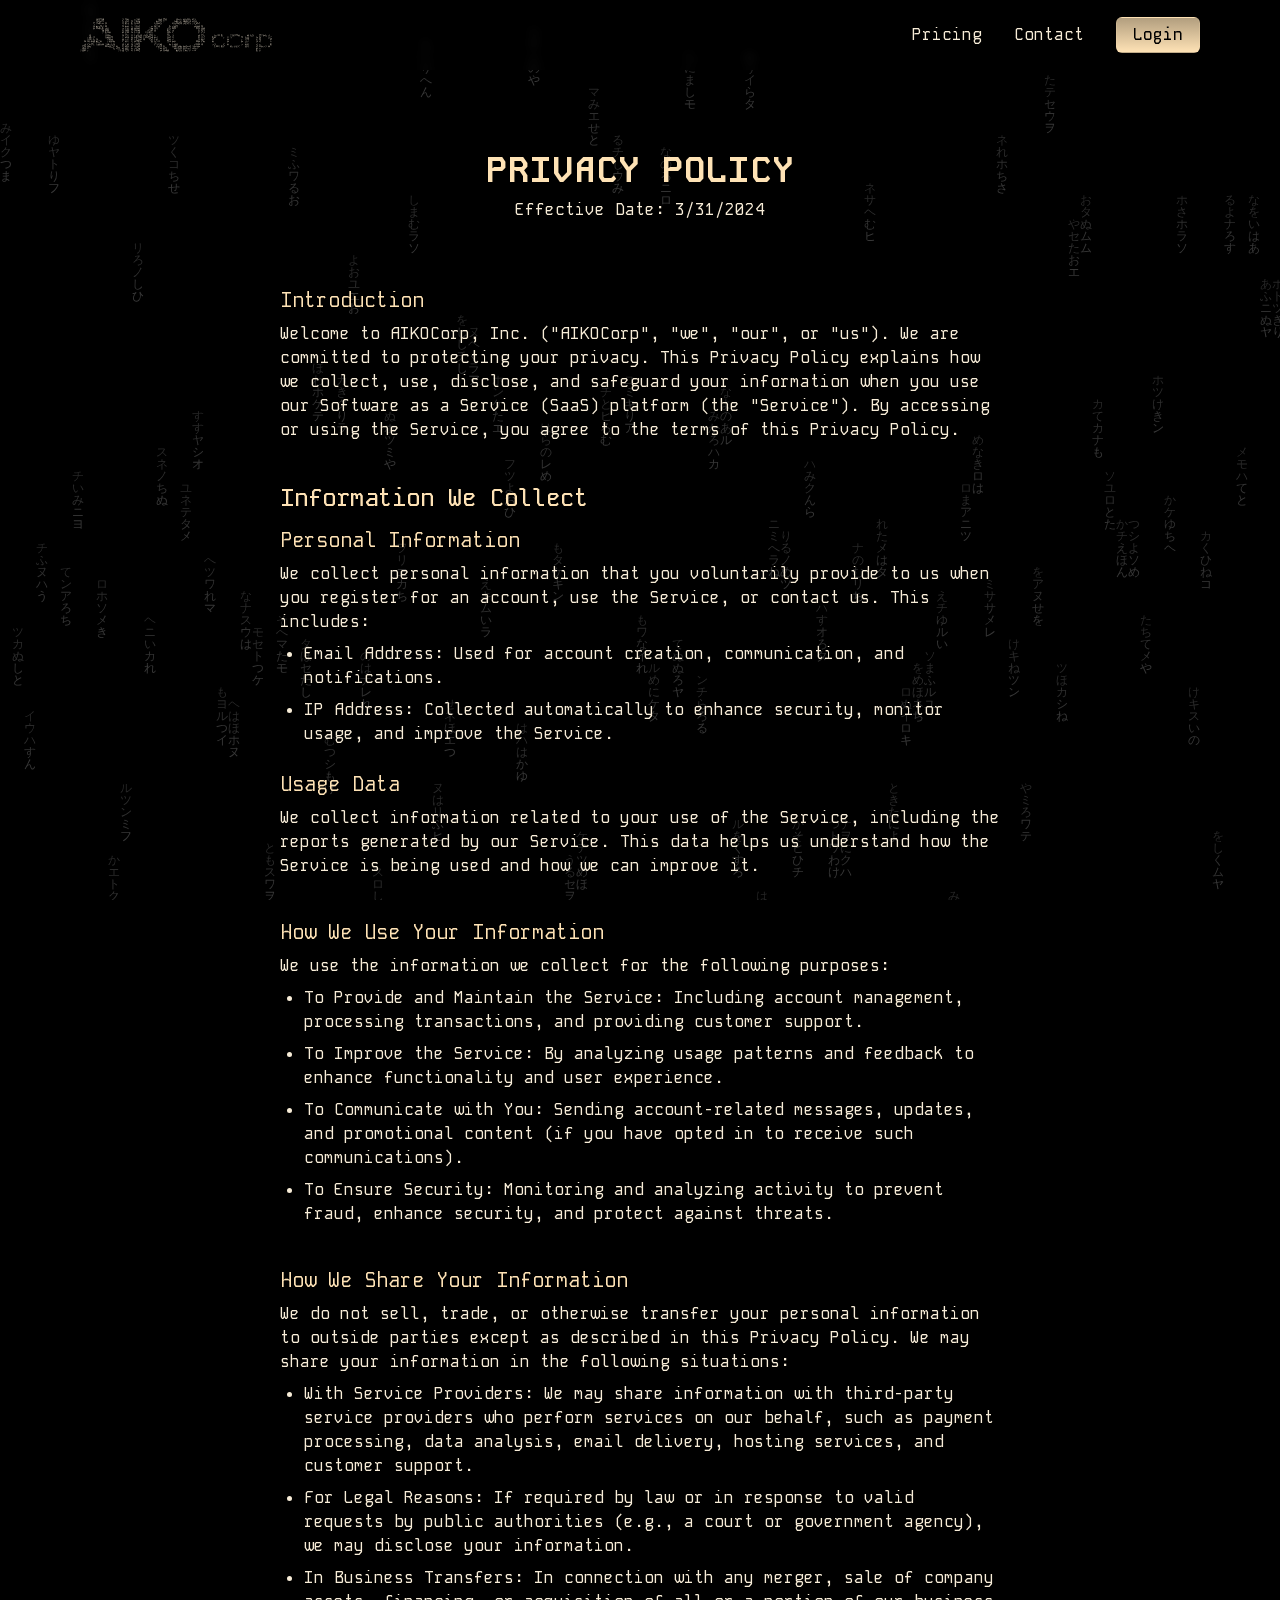
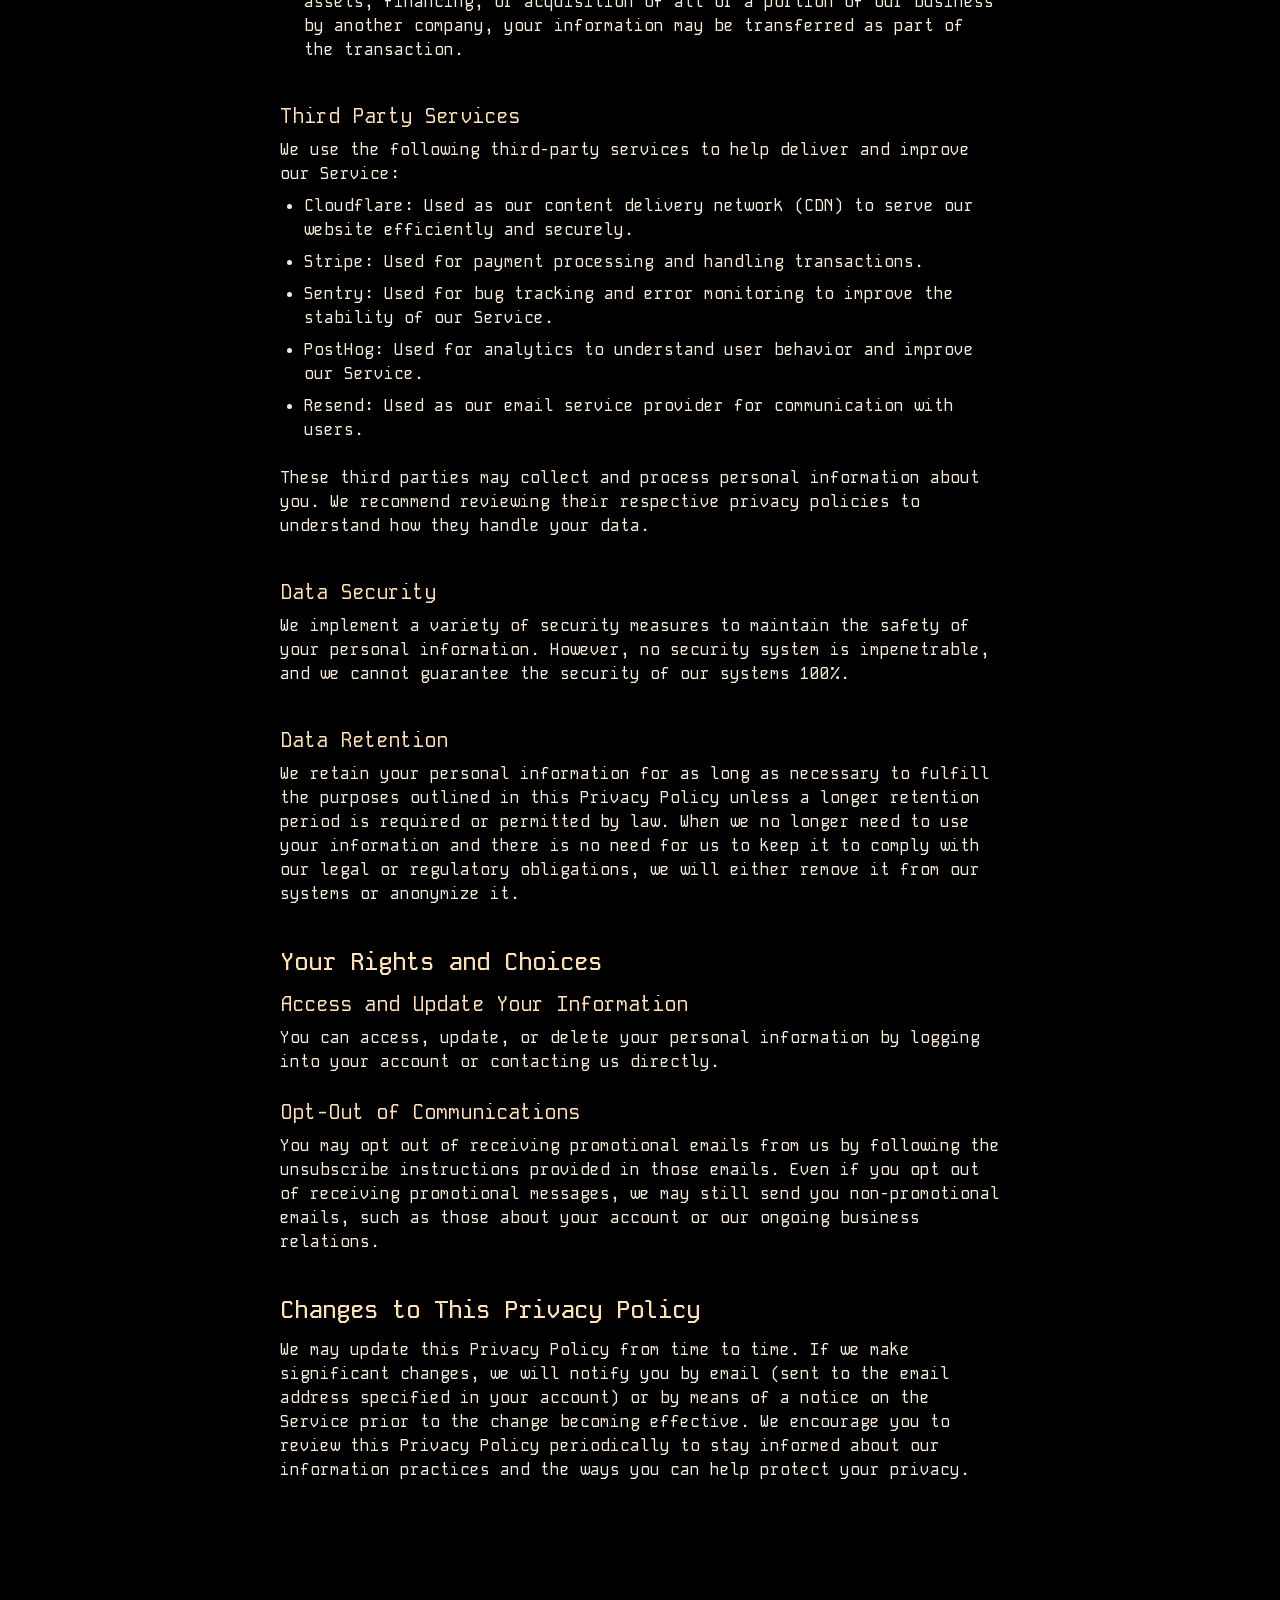
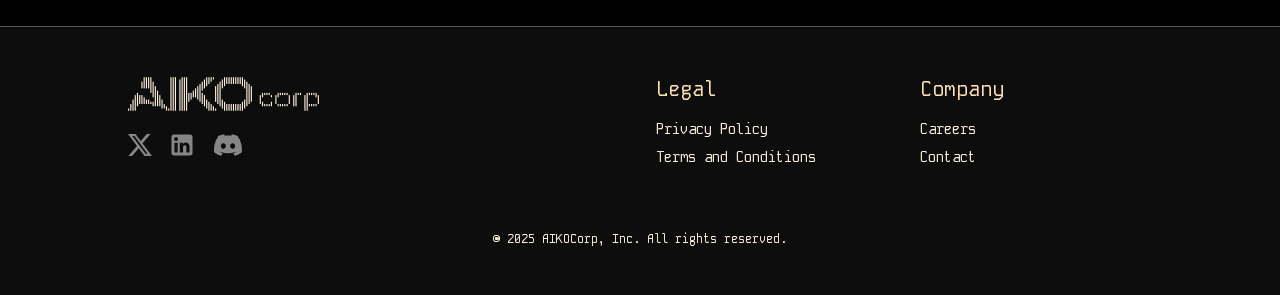
<file: privacy.html>
<!DOCTYPE html><html lang="en" class="dark" style="color-scheme:dark"><head><meta charSet="utf-8"/><meta name="viewport" content="width=device-width, initial-scale=1"/><link rel="preload" href="_next/static/media/665f1f15ab71d738-s.p.woff2" as="font" crossorigin="" type="font/woff2"/><link rel="stylesheet" href="_next/static/css/3579a099191fe703.css" data-precedence="next"/><link rel="preload" as="script" fetchPriority="low" href="_next/static/chunks/webpack-a0017c22f1fb7651.js"/><script src="_next/static/chunks/45b600b0-f682122d7291077d.js" async=""></script><script src="_next/static/chunks/bd2ed61f-10d9b4314ef6028a.js" async=""></script><script src="_next/static/chunks/388-d7d0ce49c5244075.js" async=""></script><script src="_next/static/chunks/main-app-76e8828e78616f00.js" async=""></script><script src="_next/static/chunks/547-4e4c061fdb17bd3b.js" async=""></script><script src="_next/static/chunks/93-8a5ecf1343b79769.js" async=""></script><script src="_next/static/chunks/90-8947ff924db9e65f.js" async=""></script><script src="_next/static/chunks/app/layout-30a61381ccab6d4c.js" async=""></script><script src="_next/static/chunks/154-b576e117027438ef.js" async=""></script><script src="_next/static/chunks/app/page-542c829197dc0185.js" async=""></script><script src="_next/static/chunks/app/global-error-e65d72abb3e2e291.js" async=""></script><meta name="next-size-adjust" content=""/><title>AIKOCorp - AI Penetration Testing</title><meta name="description" content="Find vulnerabilities in your Web applications that hackers can exploit. No source code required. 0% false positives."/><meta name="keywords" content="Next.js,React,JavaScript,AI,Security"/><link rel="icon" href="favicon.ico" type="image/x-icon" sizes="32x32"/><link rel="icon" href="favicon.ico"/><script>document.querySelectorAll('body link[rel="icon"], body link[rel="apple-touch-icon"]').forEach(el => document.head.appendChild(el))</script><script src="_next/static/chunks/polyfills-42372ed130431b0a.js" noModule=""></script></head><body class="__variable_fa65a6 antialiased"><script>((e,t,n,r,o,i,a,s)=>{let l=document.documentElement,u=["light","dark"];function c(t){var n;(Array.isArray(e)?e:[e]).forEach(e=>{let n="class"===e,r=n&&i?o.map(e=>i[e]||e):o;n?(l.classList.remove(...r),l.classList.add(i&&i[t]?i[t]:t)):l.setAttribute(e,t)}),n=t,s&&u.includes(n)&&(l.style.colorScheme=n)}if(r)c(r);else try{let e=localStorage.getItem(t)||n,r=a&&"system"===e?window.matchMedia("(prefers-color-scheme: dark)").matches?"dark":"light":e;c(r)}catch(e){}})("class","theme","dark","dark",["light","dark"],null,false,true)</script><div class="fixed top-0 left-0 w-full h-full pointer-events-none z-0"><!--$--><!--$!--><template data-dgst="BAILOUT_TO_CLIENT_SIDE_RENDERING"></template><!--/$--><!--/$--></div><div class="flex flex-col min-h-screen relative"><header class="sticky top-0 z-50 bg-black/50 backdrop-blur-xs"><div class="flex items-center justify-between w-full mx-auto py-4 px-4 sm:px-6 md:px-4 max-w-6xl"><a class="text-2xl w-[10rem] sm:w-[12rem] z-10 block" href="index.html"><svg width="100%" height="100%" viewBox="0 0 860 170" xmlns="http://www.w3.org/2000/svg" aria-label="Aiko Logo" aria-labelledby="aiko-logo-title aiko-logo-desc"><title id="aiko-logo-title">Aiko Logo</title><desc id="aiko-logo-desc">Aiko Logo</desc><rect width="860" height="170" fill="transparent"></rect><rect x="0" y="150" width="5" height="10" fill="#fff2df"></rect><rect x="10" y="130" width="5" height="30" fill="#fff2df"></rect><rect x="20" y="110" width="5" height="50" fill="#fff2df"></rect><rect x="30" y="90" width="5" height="70" fill="#fff2df"></rect><rect x="40" y="80" width="5" height="60" fill="#fff2df"></rect><rect x="50" y="90" width="5" height="40" fill="#fff2df"></rect><rect x="60" y="30" width="5" height="30" fill="#fff2df"></rect><rect x="60" y="90" width="5" height="40" fill="#fff2df"></rect><rect x="70" y="10" width="5" height="50" fill="#fff2df"></rect><rect x="70" y="100" width="5" height="30" fill="#fff2df"></rect><rect x="80" y="10" width="5" height="50" fill="#fff2df"></rect><rect x="80" y="110" width="5" height="20" fill="#fff2df"></rect><rect x="90" y="10" width="5" height="50" fill="#fff2df"></rect><rect x="90" y="110" width="5" height="20" fill="#fff2df"></rect><rect x="100" y="10" width="5" height="70" fill="#fff2df"></rect><rect x="100" y="120" width="5" height="10" fill="#fff2df"></rect><rect x="110" y="30" width="5" height="70" fill="#fff2df"></rect><rect x="110" y="120" width="5" height="20" fill="#fff2df"></rect><rect x="120" y="50" width="5" height="90" fill="#fff2df"></rect><rect x="130" y="70" width="5" height="70" fill="#fff2df"></rect><rect x="140" y="90" width="5" height="50" fill="#fff2df"></rect><rect x="150" y="110" width="5" height="40" fill="#fff2df"></rect><rect x="160" y="130" width="5" height="20" fill="#fff2df"></rect><rect x="170" y="140" width="5" height="20" fill="#fff2df"></rect><rect x="180" y="150" width="5" height="10" fill="#fff2df"></rect><rect x="190" y="10" width="5" height="150" fill="#fff2df"></rect><rect x="200" y="10" width="5" height="150" fill="#fff2df"></rect><rect x="210" y="10" width="5" height="150" fill="#fff2df"></rect><rect x="230" y="20" width="5" height="140" fill="#fff2df"></rect><rect x="240" y="10" width="5" height="150" fill="#fff2df"></rect><rect x="250" y="10" width="5" height="150" fill="#fff2df"></rect><rect x="260" y="10" width="5" height="150" fill="#fff2df"></rect><rect x="270" y="80" width="5" height="40" fill="#fff2df"></rect><rect x="280" y="80" width="5" height="30" fill="#fff2df"></rect><rect x="290" y="70" width="5" height="30" fill="#fff2df"></rect><rect x="300" y="60" width="5" height="40" fill="#fff2df"></rect><rect x="310" y="50" width="5" height="60" fill="#fff2df"></rect><rect x="320" y="40" width="5" height="80" fill="#fff2df"></rect><rect x="330" y="30" width="5" height="40" fill="#fff2df"></rect><rect x="330" y="80" width="5" height="50" fill="#fff2df"></rect><rect x="340" y="20" width="5" height="40" fill="#fff2df"></rect><rect x="340" y="90" width="5" height="50" fill="#fff2df"></rect><rect x="350" y="10" width="5" height="40" fill="#fff2df"></rect><rect x="350" y="110" width="5" height="40" fill="#fff2df"></rect><rect x="360" y="10" width="5" height="30" fill="#fff2df"></rect><rect x="360" y="120" width="5" height="40" fill="#fff2df"></rect><rect x="370" y="10" width="5" height="20" fill="#fff2df"></rect><rect x="370" y="130" width="5" height="30" fill="#fff2df"></rect><rect x="380" y="10" width="5" height="10" fill="#fff2df"></rect><rect x="380" y="140" width="5" height="20" fill="#fff2df"></rect><rect x="390" y="50" width="5" height="70" fill="#fff2df"></rect><rect x="390" y="150" width="5" height="10" fill="#fff2df"></rect><rect x="400" y="40" width="5" height="90" fill="#fff2df"></rect><rect x="410" y="30" width="5" height="110" fill="#fff2df"></rect><rect x="420" y="20" width="5" height="40" fill="#fff2df"></rect><rect x="420" y="110" width="5" height="40" fill="#fff2df"></rect><rect x="430" y="10" width="5" height="40" fill="#fff2df"></rect><rect x="430" y="120" width="5" height="40" fill="#fff2df"></rect><rect x="440" y="10" width="5" height="30" fill="#fff2df"></rect><rect x="440" y="130" width="5" height="30" fill="#fff2df"></rect><rect x="450" y="10" width="5" height="30" fill="#fff2df"></rect><rect x="450" y="130" width="5" height="30" fill="#fff2df"></rect><rect x="460" y="10" width="5" height="30" fill="#fff2df"></rect><rect x="460" y="130" width="5" height="30" fill="#fff2df"></rect><rect x="470" y="10" width="5" height="30" fill="#fff2df"></rect><rect x="470" y="130" width="5" height="30" fill="#fff2df"></rect><rect x="480" y="10" width="5" height="30" fill="#fff2df"></rect><rect x="480" y="130" width="5" height="30" fill="#fff2df"></rect><rect x="490" y="10" width="5" height="30" fill="#fff2df"></rect><rect x="490" y="130" width="5" height="30" fill="#fff2df"></rect><rect x="500" y="10" width="5" height="30" fill="#fff2df"></rect><rect x="500" y="130" width="5" height="30" fill="#fff2df"></rect><rect x="510" y="10" width="5" height="40" fill="#fff2df"></rect><rect x="510" y="120" width="5" height="40" fill="#fff2df"></rect><rect x="520" y="20" width="5" height="40" fill="#fff2df"></rect><rect x="520" y="110" width="5" height="40" fill="#fff2df"></rect><rect x="530" y="30" width="5" height="110" fill="#fff2df"></rect><rect x="540" y="40" width="5" height="90" fill="#fff2df"></rect><rect x="550" y="50" width="5" height="70" fill="#fff2df"></rect><rect x="590" y="90" width="5" height="40" fill="#fff2df"></rect><rect x="600" y="80" width="5" height="20" fill="#fff2df"></rect><rect x="600" y="120" width="5" height="20" fill="#fff2df"></rect><rect x="610" y="80" width="5" height="10" fill="#fff2df"></rect><rect x="610" y="130" width="5" height="10" fill="#fff2df"></rect><rect x="620" y="80" width="5" height="10" fill="#fff2df"></rect><rect x="620" y="130" width="5" height="10" fill="#fff2df"></rect><rect x="630" y="80" width="5" height="10" fill="#fff2df"></rect><rect x="630" y="130" width="5" height="10" fill="#fff2df"></rect><rect x="640" y="90" width="5" height="10" fill="#fff2df"></rect><rect x="640" y="120" width="5" height="20" fill="#fff2df"></rect><rect x="660" y="90" width="5" height="40" fill="#fff2df"></rect><rect x="670" y="80" width="5" height="20" fill="#fff2df"></rect><rect x="670" y="130" width="5" height="10" fill="#fff2df"></rect><rect x="680" y="80" width="5" height="10" fill="#fff2df"></rect><rect x="680" y="130" width="5" height="10" fill="#fff2df"></rect><rect x="690" y="80" width="5" height="10" fill="#fff2df"></rect><rect x="690" y="130" width="5" height="10" fill="#fff2df"></rect><rect x="700" y="80" width="5" height="10" fill="#fff2df"></rect><rect x="700" y="130" width="5" height="10" fill="#fff2df"></rect><rect x="710" y="80" width="5" height="10" fill="#fff2df"></rect><rect x="710" y="130" width="5" height="10" fill="#fff2df"></rect><rect x="720" y="90" width="5" height="40" fill="#fff2df"></rect><rect x="740" y="90" width="5" height="50" fill="#fff2df"></rect><rect x="750" y="80" width="5" height="60" fill="#fff2df"></rect><rect x="760" y="80" width="5" height="10" fill="#fff2df"></rect><rect x="770" y="80" width="5" height="10" fill="#fff2df"></rect><rect x="790" y="90" width="5" height="70" fill="#fff2df"></rect><rect x="800" y="80" width="5" height="80" fill="#fff2df"></rect><rect x="810" y="80" width="5" height="10" fill="#fff2df"></rect><rect x="810" y="130" width="5" height="10" fill="#fff2df"></rect><rect x="820" y="80" width="5" height="10" fill="#fff2df"></rect><rect x="820" y="130" width="5" height="10" fill="#fff2df"></rect><rect x="830" y="80" width="5" height="10" fill="#fff2df"></rect><rect x="830" y="130" width="5" height="10" fill="#fff2df"></rect><rect x="840" y="80" width="5" height="20" fill="#fff2df"></rect><rect x="840" y="130" width="5" height="10" fill="#fff2df"></rect><rect x="850" y="90" width="5" height="40" fill="#fff2df"></rect></svg></a><button type="button" class="sm:hidden z-50 p-2 focus:outline-none" aria-label="Toggle menu"><div class="relative w-6 h-5"><span class="absolute h-0.5 w-full bg-primary transform transition-all duration-300 ease-in-out rotate-0 top-0"></span><span class="absolute h-0.5 bg-primary transform transition-all duration-300 ease-in-out w-full opacity-100 top-2"></span><span class="absolute h-0.5 w-full bg-primary transform transition-all duration-300 ease-in-out rotate-0 top-4"></span></div></button><nav class="hidden sm:flex items-center space-x-8 font-mono text-base"><a class="hover:underline" href="pricing.html">Pricing</a><a class="hover:underline" href="contact.html">Contact</a><a data-slot="button" class="inline-flex items-center justify-center gap-2 whitespace-nowrap rounded-sm text-base font-medium transition-colors disabled:pointer-events-none disabled:opacity-50 [&amp;_svg]:pointer-events-none [&amp;_svg:not([class*=&#x27;size-&#x27;])]:size-4 shrink-0 [&amp;_svg]:shrink-0 outline-none focus-visible:border-ring focus-visible:ring-ring/50 focus-visible:ring-[3px] aria-invalid:ring-destructive/20 dark:aria-invalid:ring-destructive/40 aria-invalid:border-destructive hover:cursor-pointer bg-gradient-to-b from-accent/70 to-primary text-black hover:from-accent hover:to-primary border border-primary/20 font-mono h-9 px-4 py-2 has-[&gt;svg]:px-3" href="login.html">Login</a></nav></div><div class="
          absolute left-0 right-0 z-40 bg-black/85 backdrop-blur-xs w-full
          hidden
          sm:hidden
        "><div class="p-4 h-screen"><nav class="flex flex-col space-y-4 font-mono text-base"><a class="py-2 block" href="pricing.html">Pricing</a><a class="py-2 block" href="contact.html">Contact</a><a class="py-2 block" href="login.html">Login</a></nav></div></div></header><main class="flex-1 relative z-10 pt-2 sm:pt-4"><div class="max-w-3xl mx-auto px-4 sm:px-6 py-8 sm:py-12 md:py-16 font-mono"><div class="text-center mb-8 sm:mb-12 md:mb-16"><h1 class="text-3xl sm:text-4xl font-bold mb-2 text-primary">PRIVACY POLICY</h1><p class="max-w-2xl mx-auto">Effective Date: 3/31/2024</p></div><div class="space-y-6 sm:space-y-8 md:space-y-10"><div><h3 class="text-xl mb-2 text-primary">Introduction</h3><p class="text-sm sm:text-base">Welcome to AIKOCorp, Inc. (&quot;AIKOCorp&quot;, &quot;we&quot;, &quot;our&quot;, or &quot;us&quot;). We are committed to protecting your privacy. This Privacy Policy explains how we collect, use, disclose, and safeguard your information when you use our Software as a Service (SaaS) platform (the &quot;Service&quot;). By accessing or using the Service, you agree to the terms of this Privacy Policy.</p></div><div><h3 class="text-xl sm:text-2xl mb-3 text-primary font-medium">Information We Collect</h3><h3 class="text-lg sm:text-xl mb-2 text-primary">Personal Information</h3><p class="mb-2 text-sm sm:text-base">We collect personal information that you voluntarily provide to us when you register for an account, use the Service, or contact us. This includes:</p><ul class="list-disc pl-4 sm:pl-6 space-y-1 sm:space-y-2 mb-4 sm:mb-6 text-sm sm:text-base"><li>Email Address: Used for account creation, communication, and notifications.</li><li>IP Address: Collected automatically to enhance security, monitor usage, and improve the Service.</li></ul><h3 class="text-lg sm:text-xl mb-2 text-primary">Usage Data</h3><p class="text-sm sm:text-base">We collect information related to your use of the Service, including the reports generated by our Service. This data helps us understand how the Service is being used and how we can improve it.</p></div><div><h3 class="text-lg sm:text-xl mb-2 text-primary">How We Use Your Information</h3><p class="mb-2 text-sm sm:text-base">We use the information we collect for the following purposes:</p><ul class="list-disc pl-4 sm:pl-6 space-y-1 sm:space-y-2 mb-4 sm:mb-6 text-sm sm:text-base"><li>To Provide and Maintain the Service: Including account management, processing transactions, and providing customer support.</li><li>To Improve the Service: By analyzing usage patterns and feedback to enhance functionality and user experience.</li><li>To Communicate with You: Sending account-related messages, updates, and promotional content (if you have opted in to receive such communications).</li><li>To Ensure Security: Monitoring and analyzing activity to prevent fraud, enhance security, and protect against threats.</li></ul></div><div><h3 class="text-lg sm:text-xl mb-2 text-primary">How We Share Your Information</h3><p class="mb-2 text-sm sm:text-base">We do not sell, trade, or otherwise transfer your personal information to outside parties except as described in this Privacy Policy. We may share your information in the following situations:</p><ul class="list-disc pl-4 sm:pl-6 space-y-1 sm:space-y-2 mb-4 sm:mb-6 text-sm sm:text-base"><li>With Service Providers: We may share information with third-party service providers who perform services on our behalf, such as payment processing, data analysis, email delivery, hosting services, and customer support.</li><li>For Legal Reasons: If required by law or in response to valid requests by public authorities (e.g., a court or government agency), we may disclose your information.</li><li>In Business Transfers: In connection with any merger, sale of company assets, financing, or acquisition of all or a portion of our business by another company, your information may be transferred as part of the transaction.</li></ul></div><div><h3 class="text-lg sm:text-xl mb-2 text-primary">Third Party Services</h3><p class="mb-2 text-sm sm:text-base">We use the following third-party services to help deliver and improve our Service:</p><ul class="list-disc pl-4 sm:pl-6 space-y-1 sm:space-y-2 mb-4 sm:mb-6 text-sm sm:text-base"><li>Cloudflare: Used as our content delivery network (CDN) to serve our website efficiently and securely.</li><li>Stripe: Used for payment processing and handling transactions.</li><li>Sentry: Used for bug tracking and error monitoring to improve the stability of our Service.</li><li>PostHog: Used for analytics to understand user behavior and improve our Service.</li><li>Resend: Used as our email service provider for communication with users.</li></ul><p class="text-sm sm:text-base">These third parties may collect and process personal information about you. We recommend reviewing their respective privacy policies to understand how they handle your data.</p></div><div><h3 class="text-lg sm:text-xl mb-2 text-primary">Data Security</h3><p class="text-sm sm:text-base">We implement a variety of security measures to maintain the safety of your personal information. However, no security system is impenetrable, and we cannot guarantee the security of our systems 100%.</p></div><div><h3 class="text-lg sm:text-xl mb-2 text-primary">Data Retention</h3><p class="text-sm sm:text-base">We retain your personal information for as long as necessary to fulfill the purposes outlined in this Privacy Policy unless a longer retention period is required or permitted by law. When we no longer need to use your information and there is no need for us to keep it to comply with our legal or regulatory obligations, we will either remove it from our systems or anonymize it.</p></div><div><h3 class="text-xl sm:text-2xl mb-3 text-primary font-medium">Your Rights and Choices</h3><h3 class="text-lg sm:text-xl mb-2 text-primary">Access and Update Your Information</h3><p class="mb-4 sm:mb-6 text-sm sm:text-base">You can access, update, or delete your personal information by logging into your account or contacting us directly.</p><h3 class="text-lg sm:text-xl mb-2 text-primary">Opt-Out of Communications</h3><p class="text-sm sm:text-base">You may opt out of receiving promotional emails from us by following the unsubscribe instructions provided in those emails. Even if you opt out of receiving promotional messages, we may still send you non-promotional emails, such as those about your account or our ongoing business relations.</p></div><div><h3 class="text-xl sm:text-2xl mb-3 text-primary font-medium">Changes to This Privacy Policy</h3><p class="text-sm sm:text-base">We may update this Privacy Policy from time to time. If we make significant changes, we will notify you by email (sent to the email address specified in your account) or by means of a notice on the Service prior to the change becoming effective. We encourage you to review this Privacy Policy periodically to stay informed about our information practices and the ways you can help protect your privacy.</p></div></div></div><!--$--><!--/$--><!--$--><!--/$--></main><footer class="py-8 sm:py-12 px-4 sm:px-6 border-t border-white/30 relative z-10 mt-12 sm:mt-20 font-mono backdrop-blur-xs bg-white/5"><div class="max-w-5xl mx-auto grid grid-cols-2 sm:grid-cols-4 gap-6 sm:gap-8"><div class="col-span-2 sm:col-span-1 self-start mb-6 sm:mb-0"><div class="w-[10rem] sm:w-[12rem] flex flex-col relative"><svg width="100%" height="100%" viewBox="0 0 860 170" xmlns="http://www.w3.org/2000/svg" aria-label="Aiko Logo" aria-labelledby="aiko-logo-title aiko-logo-desc"><title id="aiko-logo-title">Aiko Logo</title><desc id="aiko-logo-desc">Aiko Logo</desc><rect width="860" height="170" fill="transparent"></rect><rect x="0" y="150" width="5" height="10" fill="#fff2df"></rect><rect x="10" y="130" width="5" height="30" fill="#fff2df"></rect><rect x="20" y="110" width="5" height="50" fill="#fff2df"></rect><rect x="30" y="90" width="5" height="70" fill="#fff2df"></rect><rect x="40" y="80" width="5" height="60" fill="#fff2df"></rect><rect x="50" y="90" width="5" height="40" fill="#fff2df"></rect><rect x="60" y="30" width="5" height="30" fill="#fff2df"></rect><rect x="60" y="90" width="5" height="40" fill="#fff2df"></rect><rect x="70" y="10" width="5" height="50" fill="#fff2df"></rect><rect x="70" y="100" width="5" height="30" fill="#fff2df"></rect><rect x="80" y="10" width="5" height="50" fill="#fff2df"></rect><rect x="80" y="110" width="5" height="20" fill="#fff2df"></rect><rect x="90" y="10" width="5" height="50" fill="#fff2df"></rect><rect x="90" y="110" width="5" height="20" fill="#fff2df"></rect><rect x="100" y="10" width="5" height="70" fill="#fff2df"></rect><rect x="100" y="120" width="5" height="10" fill="#fff2df"></rect><rect x="110" y="30" width="5" height="70" fill="#fff2df"></rect><rect x="110" y="120" width="5" height="20" fill="#fff2df"></rect><rect x="120" y="50" width="5" height="90" fill="#fff2df"></rect><rect x="130" y="70" width="5" height="70" fill="#fff2df"></rect><rect x="140" y="90" width="5" height="50" fill="#fff2df"></rect><rect x="150" y="110" width="5" height="40" fill="#fff2df"></rect><rect x="160" y="130" width="5" height="20" fill="#fff2df"></rect><rect x="170" y="140" width="5" height="20" fill="#fff2df"></rect><rect x="180" y="150" width="5" height="10" fill="#fff2df"></rect><rect x="190" y="10" width="5" height="150" fill="#fff2df"></rect><rect x="200" y="10" width="5" height="150" fill="#fff2df"></rect><rect x="210" y="10" width="5" height="150" fill="#fff2df"></rect><rect x="230" y="20" width="5" height="140" fill="#fff2df"></rect><rect x="240" y="10" width="5" height="150" fill="#fff2df"></rect><rect x="250" y="10" width="5" height="150" fill="#fff2df"></rect><rect x="260" y="10" width="5" height="150" fill="#fff2df"></rect><rect x="270" y="80" width="5" height="40" fill="#fff2df"></rect><rect x="280" y="80" width="5" height="30" fill="#fff2df"></rect><rect x="290" y="70" width="5" height="30" fill="#fff2df"></rect><rect x="300" y="60" width="5" height="40" fill="#fff2df"></rect><rect x="310" y="50" width="5" height="60" fill="#fff2df"></rect><rect x="320" y="40" width="5" height="80" fill="#fff2df"></rect><rect x="330" y="30" width="5" height="40" fill="#fff2df"></rect><rect x="330" y="80" width="5" height="50" fill="#fff2df"></rect><rect x="340" y="20" width="5" height="40" fill="#fff2df"></rect><rect x="340" y="90" width="5" height="50" fill="#fff2df"></rect><rect x="350" y="10" width="5" height="40" fill="#fff2df"></rect><rect x="350" y="110" width="5" height="40" fill="#fff2df"></rect><rect x="360" y="10" width="5" height="30" fill="#fff2df"></rect><rect x="360" y="120" width="5" height="40" fill="#fff2df"></rect><rect x="370" y="10" width="5" height="20" fill="#fff2df"></rect><rect x="370" y="130" width="5" height="30" fill="#fff2df"></rect><rect x="380" y="10" width="5" height="10" fill="#fff2df"></rect><rect x="380" y="140" width="5" height="20" fill="#fff2df"></rect><rect x="390" y="50" width="5" height="70" fill="#fff2df"></rect><rect x="390" y="150" width="5" height="10" fill="#fff2df"></rect><rect x="400" y="40" width="5" height="90" fill="#fff2df"></rect><rect x="410" y="30" width="5" height="110" fill="#fff2df"></rect><rect x="420" y="20" width="5" height="40" fill="#fff2df"></rect><rect x="420" y="110" width="5" height="40" fill="#fff2df"></rect><rect x="430" y="10" width="5" height="40" fill="#fff2df"></rect><rect x="430" y="120" width="5" height="40" fill="#fff2df"></rect><rect x="440" y="10" width="5" height="30" fill="#fff2df"></rect><rect x="440" y="130" width="5" height="30" fill="#fff2df"></rect><rect x="450" y="10" width="5" height="30" fill="#fff2df"></rect><rect x="450" y="130" width="5" height="30" fill="#fff2df"></rect><rect x="460" y="10" width="5" height="30" fill="#fff2df"></rect><rect x="460" y="130" width="5" height="30" fill="#fff2df"></rect><rect x="470" y="10" width="5" height="30" fill="#fff2df"></rect><rect x="470" y="130" width="5" height="30" fill="#fff2df"></rect><rect x="480" y="10" width="5" height="30" fill="#fff2df"></rect><rect x="480" y="130" width="5" height="30" fill="#fff2df"></rect><rect x="490" y="10" width="5" height="30" fill="#fff2df"></rect><rect x="490" y="130" width="5" height="30" fill="#fff2df"></rect><rect x="500" y="10" width="5" height="30" fill="#fff2df"></rect><rect x="500" y="130" width="5" height="30" fill="#fff2df"></rect><rect x="510" y="10" width="5" height="40" fill="#fff2df"></rect><rect x="510" y="120" width="5" height="40" fill="#fff2df"></rect><rect x="520" y="20" width="5" height="40" fill="#fff2df"></rect><rect x="520" y="110" width="5" height="40" fill="#fff2df"></rect><rect x="530" y="30" width="5" height="110" fill="#fff2df"></rect><rect x="540" y="40" width="5" height="90" fill="#fff2df"></rect><rect x="550" y="50" width="5" height="70" fill="#fff2df"></rect><rect x="590" y="90" width="5" height="40" fill="#fff2df"></rect><rect x="600" y="80" width="5" height="20" fill="#fff2df"></rect><rect x="600" y="120" width="5" height="20" fill="#fff2df"></rect><rect x="610" y="80" width="5" height="10" fill="#fff2df"></rect><rect x="610" y="130" width="5" height="10" fill="#fff2df"></rect><rect x="620" y="80" width="5" height="10" fill="#fff2df"></rect><rect x="620" y="130" width="5" height="10" fill="#fff2df"></rect><rect x="630" y="80" width="5" height="10" fill="#fff2df"></rect><rect x="630" y="130" width="5" height="10" fill="#fff2df"></rect><rect x="640" y="90" width="5" height="10" fill="#fff2df"></rect><rect x="640" y="120" width="5" height="20" fill="#fff2df"></rect><rect x="660" y="90" width="5" height="40" fill="#fff2df"></rect><rect x="670" y="80" width="5" height="20" fill="#fff2df"></rect><rect x="670" y="130" width="5" height="10" fill="#fff2df"></rect><rect x="680" y="80" width="5" height="10" fill="#fff2df"></rect><rect x="680" y="130" width="5" height="10" fill="#fff2df"></rect><rect x="690" y="80" width="5" height="10" fill="#fff2df"></rect><rect x="690" y="130" width="5" height="10" fill="#fff2df"></rect><rect x="700" y="80" width="5" height="10" fill="#fff2df"></rect><rect x="700" y="130" width="5" height="10" fill="#fff2df"></rect><rect x="710" y="80" width="5" height="10" fill="#fff2df"></rect><rect x="710" y="130" width="5" height="10" fill="#fff2df"></rect><rect x="720" y="90" width="5" height="40" fill="#fff2df"></rect><rect x="740" y="90" width="5" height="50" fill="#fff2df"></rect><rect x="750" y="80" width="5" height="60" fill="#fff2df"></rect><rect x="760" y="80" width="5" height="10" fill="#fff2df"></rect><rect x="770" y="80" width="5" height="10" fill="#fff2df"></rect><rect x="790" y="90" width="5" height="70" fill="#fff2df"></rect><rect x="800" y="80" width="5" height="80" fill="#fff2df"></rect><rect x="810" y="80" width="5" height="10" fill="#fff2df"></rect><rect x="810" y="130" width="5" height="10" fill="#fff2df"></rect><rect x="820" y="80" width="5" height="10" fill="#fff2df"></rect><rect x="820" y="130" width="5" height="10" fill="#fff2df"></rect><rect x="830" y="80" width="5" height="10" fill="#fff2df"></rect><rect x="830" y="130" width="5" height="10" fill="#fff2df"></rect><rect x="840" y="80" width="5" height="20" fill="#fff2df"></rect><rect x="840" y="130" width="5" height="10" fill="#fff2df"></rect><rect x="850" y="90" width="5" height="40" fill="#fff2df"></rect></svg><div class="flex flex-row items-center gap-4 mt-4"><a target="_blank" href="https://x.com/aiko_corp"><img alt="X Logo" draggable="false" loading="lazy" width="300" height="271" decoding="async" data-nimg="1" class="w-6 h-auto opacity-50 hover:opacity-100" style="color:transparent" src="xcom.svg"/></a><a target="_blank" href="https://www.linkedin.com/company/aikocorp/"><img alt="LinkedIn Logo" draggable="false" loading="lazy" width="100" height="100" decoding="async" data-nimg="1" class="w-7 h-auto opacity-50 hover:opacity-100" style="color:transparent" src="linkedin.svg"/></a><img alt="Discord Logo" draggable="false" loading="lazy" width="100" height="100" decoding="async" data-nimg="1" class="h-8 w-auto opacity-50" style="color:transparent" src="discord.svg"/></div></div></div><div class="hidden sm:block"></div><div class="col-span-1"><h3 class="text-lg sm:text-xl mb-3 sm:mb-4 text-accent">Legal</h3><ul class="space-y-2 text-xs sm:text-sm"><li><a class="hover:text-white" href="privacy.html">Privacy Policy</a></li><li><a class="hover:text-white" href="terms.html">Terms and Conditions</a></li></ul></div><div class="col-span-1"><h3 class="text-lg sm:text-xl mb-3 sm:mb-4 text-accent">Company</h3><ul class="space-y-2 text-xs sm:text-sm"><li><a class="hover:text-white" href="careers.html">Careers</a></li><li><a class="hover:text-white" href="contact.html">Contact</a></li></ul></div></div><div class="max-w-6xl mx-auto mt-8 pt-6 sm:pt-8 text-center text-xs"><p>© <!-- -->2025<!-- --> AIKOCorp, Inc. All rights reserved.</p></div></footer></div><script src="_next/static/chunks/webpack-a0017c22f1fb7651.js" async=""></script><script>(self.__next_f=self.__next_f||[]).push([0])</script><script>self.__next_f.push([1,"1:\"$Sreact.fragment\"\n2:I[8791,[\"547\",\"static/chunks/547-4e4c061fdb17bd3b.js\",\"93\",\"static/chunks/93-8a5ecf1343b79769.js\",\"90\",\"static/chunks/90-8947ff924db9e65f.js\",\"177\",\"static/chunks/app/layout-30a61381ccab6d4c.js\"],\"Provider\"]\n3:I[8418,[\"547\",\"static/chunks/547-4e4c061fdb17bd3b.js\",\"93\",\"static/chunks/93-8a5ecf1343b79769.js\",\"90\",\"static/chunks/90-8947ff924db9e65f.js\",\"177\",\"static/chunks/app/layout-30a61381ccab6d4c.js\"],\"default\"]\n4:I[885,[\"547\",\"static/chunks/547-4e4c061fdb17bd3b.js\",\"93\",\"static/chunks/93-8a5ecf1343b79769.js\",\"90\",\"static/chunks/90-8947ff924db9e65f.js\",\"177\",\"static/chunks/app/layout-30a61381ccab6d4c.js\"],\"default\"]\n5:I[2340,[],\"\"]\n6:I[3250,[],\"\"]\n8:I[1093,[\"547\",\"static/chunks/547-4e4c061fdb17bd3b.js\",\"93\",\"static/chunks/93-8a5ecf1343b79769.js\",\"90\",\"static/chunks/90-8947ff924db9e65f.js\",\"154\",\"static/chunks/154-b576e117027438ef.js\",\"974\",\"static/chunks/app/page-542c829197dc0185.js\"],\"\"]\n9:I[2090,[\"547\",\"static/chunks/547-4e4c061fdb17bd3b.js\",\"93\",\"static/chunks/93-8a5ecf1343b79769.js\",\"90\",\"static/chunks/90-8947ff924db9e65f.js\",\"154\",\"static/chunks/154-b576e117027438ef.js\",\"974\",\"static/chunks/app/page-542c829197dc0185.js\"],\"Image\"]\na:I[3748,[],\"MetadataBoundary\"]\nc:I[3748,[],\"OutletBoundary\"]\nf:I[7356,[],\"AsyncMetadataOutlet\"]\n11:I[3748,[],\"ViewportBoundary\"]\n13:I[7082,[\"219\",\"static/chunks/app/global-error-e65d72abb3e2e291.js\"],\"default\"]\n:HL[\"/_next/static/media/665f1f15ab71d738-s.p.woff2\",\"font\",{\"crossOrigin\":\"\",\"type\":\"font/woff2\"}]\n:HL[\"/_next/static/css/3579a099191fe703.css\",\"style\"]\n"])</script><script>self.__next_f.push([1,"0:{\"P\":null,\"b\":\"xVFkD77LUpaVbkV8g2Gin\",\"p\":\"\",\"c\":[\"\",\"privacy\"],\"i\":false,\"f\":[[[\"\",{\"children\":[\"privacy\",{\"children\":[\"__PAGE__\",{}]}]},\"$undefined\",\"$undefined\",true],[\"\",[\"$\",\"$1\",\"c\",{\"children\":[[[\"$\",\"link\",\"0\",{\"rel\":\"stylesheet\",\"href\":\"/_next/static/css/3579a099191fe703.css\",\"precedence\":\"next\",\"crossOrigin\":\"$undefined\",\"nonce\":\"$undefined\"}]],[\"$\",\"html\",null,{\"lang\":\"en\",\"className\":\"dark\",\"style\":{\"colorScheme\":\"dark\"},\"children\":[\"$\",\"body\",null,{\"className\":\"__variable_fa65a6 antialiased\",\"children\":[\"$\",\"$L2\",null,{\"children\":[[\"$\",\"div\",null,{\"className\":\"fixed top-0 left-0 w-full h-full pointer-events-none z-0\",\"children\":[\"$\",\"$L3\",null,{}]}],[\"$\",\"div\",null,{\"className\":\"flex flex-col min-h-screen relative\",\"children\":[[\"$\",\"$L4\",null,{}],[\"$\",\"main\",null,{\"className\":\"flex-1 relative z-10 pt-2 sm:pt-4\",\"children\":[\"$\",\"$L5\",null,{\"parallelRouterKey\":\"children\",\"error\":\"$undefined\",\"errorStyles\":\"$undefined\",\"errorScripts\":\"$undefined\",\"template\":[\"$\",\"$L6\",null,{}],\"templateStyles\":\"$undefined\",\"templateScripts\":\"$undefined\",\"notFound\":[\"$L7\",[]],\"forbidden\":\"$undefined\",\"unauthorized\":\"$undefined\"}]}],[\"$\",\"footer\",null,{\"className\":\"py-8 sm:py-12 px-4 sm:px-6 border-t border-white/30 relative z-10 mt-12 sm:mt-20 font-mono backdrop-blur-xs bg-white/5\",\"children\":[[\"$\",\"div\",null,{\"className\":\"max-w-5xl mx-auto grid grid-cols-2 sm:grid-cols-4 gap-6 sm:gap-8\",\"children\":[[\"$\",\"div\",null,{\"className\":\"col-span-2 sm:col-span-1 self-start mb-6 sm:mb-0\",\"children\":[\"$\",\"div\",null,{\"className\":\"w-[10rem] sm:w-[12rem] flex flex-col relative\",\"children\":[[\"$\",\"svg\",null,{\"width\":\"100%\",\"height\":\"100%\",\"viewBox\":\"0 0 860 170\",\"xmlns\":\"http://www.w3.org/2000/svg\",\"aria-label\":\"Aiko Logo\",\"aria-labelledby\":\"aiko-logo-title aiko-logo-desc\",\"children\":[[\"$\",\"title\",null,{\"id\":\"aiko-logo-title\",\"children\":\"Aiko Logo\"}],[\"$\",\"desc\",null,{\"id\":\"aiko-logo-desc\",\"children\":\"Aiko Logo\"}],[\"$\",\"rect\",null,{\"width\":\"860\",\"height\":\"170\",\"fill\":\"transparent\"}],[\"$\",\"rect\",null,{\"x\":\"0\",\"y\":\"150\",\"width\":\"5\",\"height\":\"10\",\"fill\":\"#fff2df\"}],[\"$\",\"rect\",null,{\"x\":\"10\",\"y\":\"130\",\"width\":\"5\",\"height\":\"30\",\"fill\":\"#fff2df\"}],[\"$\",\"rect\",null,{\"x\":\"20\",\"y\":\"110\",\"width\":\"5\",\"height\":\"50\",\"fill\":\"#fff2df\"}],[\"$\",\"rect\",null,{\"x\":\"30\",\"y\":\"90\",\"width\":\"5\",\"height\":\"70\",\"fill\":\"#fff2df\"}],[\"$\",\"rect\",null,{\"x\":\"40\",\"y\":\"80\",\"width\":\"5\",\"height\":\"60\",\"fill\":\"#fff2df\"}],[\"$\",\"rect\",null,{\"x\":\"50\",\"y\":\"90\",\"width\":\"5\",\"height\":\"40\",\"fill\":\"#fff2df\"}],[\"$\",\"rect\",null,{\"x\":\"60\",\"y\":\"30\",\"width\":\"5\",\"height\":\"30\",\"fill\":\"#fff2df\"}],[\"$\",\"rect\",null,{\"x\":\"60\",\"y\":\"90\",\"width\":\"5\",\"height\":\"40\",\"fill\":\"#fff2df\"}],[\"$\",\"rect\",null,{\"x\":\"70\",\"y\":\"10\",\"width\":\"5\",\"height\":\"50\",\"fill\":\"#fff2df\"}],[\"$\",\"rect\",null,{\"x\":\"70\",\"y\":\"100\",\"width\":\"5\",\"height\":\"30\",\"fill\":\"#fff2df\"}],[\"$\",\"rect\",null,{\"x\":\"80\",\"y\":\"10\",\"width\":\"5\",\"height\":\"50\",\"fill\":\"#fff2df\"}],[\"$\",\"rect\",null,{\"x\":\"80\",\"y\":\"110\",\"width\":\"5\",\"height\":\"20\",\"fill\":\"#fff2df\"}],[\"$\",\"rect\",null,{\"x\":\"90\",\"y\":\"10\",\"width\":\"5\",\"height\":\"50\",\"fill\":\"#fff2df\"}],[\"$\",\"rect\",null,{\"x\":\"90\",\"y\":\"110\",\"width\":\"5\",\"height\":\"20\",\"fill\":\"#fff2df\"}],[\"$\",\"rect\",null,{\"x\":\"100\",\"y\":\"10\",\"width\":\"5\",\"height\":\"70\",\"fill\":\"#fff2df\"}],[\"$\",\"rect\",null,{\"x\":\"100\",\"y\":\"120\",\"width\":\"5\",\"height\":\"10\",\"fill\":\"#fff2df\"}],[\"$\",\"rect\",null,{\"x\":\"110\",\"y\":\"30\",\"width\":\"5\",\"height\":\"70\",\"fill\":\"#fff2df\"}],[\"$\",\"rect\",null,{\"x\":\"110\",\"y\":\"120\",\"width\":\"5\",\"height\":\"20\",\"fill\":\"#fff2df\"}],[\"$\",\"rect\",null,{\"x\":\"120\",\"y\":\"50\",\"width\":\"5\",\"height\":\"90\",\"fill\":\"#fff2df\"}],[\"$\",\"rect\",null,{\"x\":\"130\",\"y\":\"70\",\"width\":\"5\",\"height\":\"70\",\"fill\":\"#fff2df\"}],[\"$\",\"rect\",null,{\"x\":\"140\",\"y\":\"90\",\"width\":\"5\",\"height\":\"50\",\"fill\":\"#fff2df\"}],[\"$\",\"rect\",null,{\"x\":\"150\",\"y\":\"110\",\"width\":\"5\",\"height\":\"40\",\"fill\":\"#fff2df\"}],[\"$\",\"rect\",null,{\"x\":\"160\",\"y\":\"130\",\"width\":\"5\",\"height\":\"20\",\"fill\":\"#fff2df\"}],[\"$\",\"rect\",null,{\"x\":\"170\",\"y\":\"140\",\"width\":\"5\",\"height\":\"20\",\"fill\":\"#fff2df\"}],[\"$\",\"rect\",null,{\"x\":\"180\",\"y\":\"150\",\"width\":\"5\",\"height\":\"10\",\"fill\":\"#fff2df\"}],[\"$\",\"rect\",null,{\"x\":\"190\",\"y\":\"10\",\"width\":\"5\",\"height\":\"150\",\"fill\":\"#fff2df\"}],[\"$\",\"rect\",null,{\"x\":\"200\",\"y\":\"10\",\"width\":\"5\",\"height\":\"150\",\"fill\":\"#fff2df\"}],[\"$\",\"rect\",null,{\"x\":\"210\",\"y\":\"10\",\"width\":\"5\",\"height\":\"150\",\"fill\":\"#fff2df\"}],[\"$\",\"rect\",null,{\"x\":\"230\",\"y\":\"20\",\"width\":\"5\",\"height\":\"140\",\"fill\":\"#fff2df\"}],[\"$\",\"rect\",null,{\"x\":\"240\",\"y\":\"10\",\"width\":\"5\",\"height\":\"150\",\"fill\":\"#fff2df\"}],[\"$\",\"rect\",null,{\"x\":\"250\",\"y\":\"10\",\"width\":\"5\",\"height\":\"150\",\"fill\":\"#fff2df\"}],[\"$\",\"rect\",null,{\"x\":\"260\",\"y\":\"10\",\"width\":\"5\",\"height\":\"150\",\"fill\":\"#fff2df\"}],[\"$\",\"rect\",null,{\"x\":\"270\",\"y\":\"80\",\"width\":\"5\",\"height\":\"40\",\"fill\":\"#fff2df\"}],[\"$\",\"rect\",null,{\"x\":\"280\",\"y\":\"80\",\"width\":\"5\",\"height\":\"30\",\"fill\":\"#fff2df\"}],[\"$\",\"rect\",null,{\"x\":\"290\",\"y\":\"70\",\"width\":\"5\",\"height\":\"30\",\"fill\":\"#fff2df\"}],[\"$\",\"rect\",null,{\"x\":\"300\",\"y\":\"60\",\"width\":\"5\",\"height\":\"40\",\"fill\":\"#fff2df\"}],[\"$\",\"rect\",null,{\"x\":\"310\",\"y\":\"50\",\"width\":\"5\",\"height\":\"60\",\"fill\":\"#fff2df\"}],[\"$\",\"rect\",null,{\"x\":\"320\",\"y\":\"40\",\"width\":\"5\",\"height\":\"80\",\"fill\":\"#fff2df\"}],[\"$\",\"rect\",null,{\"x\":\"330\",\"y\":\"30\",\"width\":\"5\",\"height\":\"40\",\"fill\":\"#fff2df\"}],[\"$\",\"rect\",null,{\"x\":\"330\",\"y\":\"80\",\"width\":\"5\",\"height\":\"50\",\"fill\":\"#fff2df\"}],[\"$\",\"rect\",null,{\"x\":\"340\",\"y\":\"20\",\"width\":\"5\",\"height\":\"40\",\"fill\":\"#fff2df\"}],[\"$\",\"rect\",null,{\"x\":\"340\",\"y\":\"90\",\"width\":\"5\",\"height\":\"50\",\"fill\":\"#fff2df\"}],[\"$\",\"rect\",null,{\"x\":\"350\",\"y\":\"10\",\"width\":\"5\",\"height\":\"40\",\"fill\":\"#fff2df\"}],[\"$\",\"rect\",null,{\"x\":\"350\",\"y\":\"110\",\"width\":\"5\",\"height\":\"40\",\"fill\":\"#fff2df\"}],[\"$\",\"rect\",null,{\"x\":\"360\",\"y\":\"10\",\"width\":\"5\",\"height\":\"30\",\"fill\":\"#fff2df\"}],[\"$\",\"rect\",null,{\"x\":\"360\",\"y\":\"120\",\"width\":\"5\",\"height\":\"40\",\"fill\":\"#fff2df\"}],[\"$\",\"rect\",null,{\"x\":\"370\",\"y\":\"10\",\"width\":\"5\",\"height\":\"20\",\"fill\":\"#fff2df\"}],[\"$\",\"rect\",null,{\"x\":\"370\",\"y\":\"130\",\"width\":\"5\",\"height\":\"30\",\"fill\":\"#fff2df\"}],[\"$\",\"rect\",null,{\"x\":\"380\",\"y\":\"10\",\"width\":\"5\",\"height\":\"10\",\"fill\":\"#fff2df\"}],[\"$\",\"rect\",null,{\"x\":\"380\",\"y\":\"140\",\"width\":\"5\",\"height\":\"20\",\"fill\":\"#fff2df\"}],[\"$\",\"rect\",null,{\"x\":\"390\",\"y\":\"50\",\"width\":\"5\",\"height\":\"70\",\"fill\":\"#fff2df\"}],[\"$\",\"rect\",null,{\"x\":\"390\",\"y\":\"150\",\"width\":\"5\",\"height\":\"10\",\"fill\":\"#fff2df\"}],[\"$\",\"rect\",null,{\"x\":\"400\",\"y\":\"40\",\"width\":\"5\",\"height\":\"90\",\"fill\":\"#fff2df\"}],[\"$\",\"rect\",null,{\"x\":\"410\",\"y\":\"30\",\"width\":\"5\",\"height\":\"110\",\"fill\":\"#fff2df\"}],[\"$\",\"rect\",null,{\"x\":\"420\",\"y\":\"20\",\"width\":\"5\",\"height\":\"40\",\"fill\":\"#fff2df\"}],[\"$\",\"rect\",null,{\"x\":\"420\",\"y\":\"110\",\"width\":\"5\",\"height\":\"40\",\"fill\":\"#fff2df\"}],[\"$\",\"rect\",null,{\"x\":\"430\",\"y\":\"10\",\"width\":\"5\",\"height\":\"40\",\"fill\":\"#fff2df\"}],[\"$\",\"rect\",null,{\"x\":\"430\",\"y\":\"120\",\"width\":\"5\",\"height\":\"40\",\"fill\":\"#fff2df\"}],[\"$\",\"rect\",null,{\"x\":\"440\",\"y\":\"10\",\"width\":\"5\",\"height\":\"30\",\"fill\":\"#fff2df\"}],[\"$\",\"rect\",null,{\"x\":\"440\",\"y\":\"130\",\"width\":\"5\",\"height\":\"30\",\"fill\":\"#fff2df\"}],[\"$\",\"rect\",null,{\"x\":\"450\",\"y\":\"10\",\"width\":\"5\",\"height\":\"30\",\"fill\":\"#fff2df\"}],[\"$\",\"rect\",null,{\"x\":\"450\",\"y\":\"130\",\"width\":\"5\",\"height\":\"30\",\"fill\":\"#fff2df\"}],[\"$\",\"rect\",null,{\"x\":\"460\",\"y\":\"10\",\"width\":\"5\",\"height\":\"30\",\"fill\":\"#fff2df\"}],[\"$\",\"rect\",null,{\"x\":\"460\",\"y\":\"130\",\"width\":\"5\",\"height\":\"30\",\"fill\":\"#fff2df\"}],[\"$\",\"rect\",null,{\"x\":\"470\",\"y\":\"10\",\"width\":\"5\",\"height\":\"30\",\"fill\":\"#fff2df\"}],[\"$\",\"rect\",null,{\"x\":\"470\",\"y\":\"130\",\"width\":\"5\",\"height\":\"30\",\"fill\":\"#fff2df\"}],[\"$\",\"rect\",null,{\"x\":\"480\",\"y\":\"10\",\"width\":\"5\",\"height\":\"30\",\"fill\":\"#fff2df\"}],[\"$\",\"rect\",null,{\"x\":\"480\",\"y\":\"130\",\"width\":\"5\",\"height\":\"30\",\"fill\":\"#fff2df\"}],[\"$\",\"rect\",null,{\"x\":\"490\",\"y\":\"10\",\"width\":\"5\",\"height\":\"30\",\"fill\":\"#fff2df\"}],[\"$\",\"rect\",null,{\"x\":\"490\",\"y\":\"130\",\"width\":\"5\",\"height\":\"30\",\"fill\":\"#fff2df\"}],[\"$\",\"rect\",null,{\"x\":\"500\",\"y\":\"10\",\"width\":\"5\",\"height\":\"30\",\"fill\":\"#fff2df\"}],[\"$\",\"rect\",null,{\"x\":\"500\",\"y\":\"130\",\"width\":\"5\",\"height\":\"30\",\"fill\":\"#fff2df\"}],[\"$\",\"rect\",null,{\"x\":\"510\",\"y\":\"10\",\"width\":\"5\",\"height\":\"40\",\"fill\":\"#fff2df\"}],[\"$\",\"rect\",null,{\"x\":\"510\",\"y\":\"120\",\"width\":\"5\",\"height\":\"40\",\"fill\":\"#fff2df\"}],[\"$\",\"rect\",null,{\"x\":\"520\",\"y\":\"20\",\"width\":\"5\",\"height\":\"40\",\"fill\":\"#fff2df\"}],[\"$\",\"rect\",null,{\"x\":\"520\",\"y\":\"110\",\"width\":\"5\",\"height\":\"40\",\"fill\":\"#fff2df\"}],[\"$\",\"rect\",null,{\"x\":\"530\",\"y\":\"30\",\"width\":\"5\",\"height\":\"110\",\"fill\":\"#fff2df\"}],[\"$\",\"rect\",null,{\"x\":\"540\",\"y\":\"40\",\"width\":\"5\",\"height\":\"90\",\"fill\":\"#fff2df\"}],[\"$\",\"rect\",null,{\"x\":\"550\",\"y\":\"50\",\"width\":\"5\",\"height\":\"70\",\"fill\":\"#fff2df\"}],[\"$\",\"rect\",null,{\"x\":\"590\",\"y\":\"90\",\"width\":\"5\",\"height\":\"40\",\"fill\":\"#fff2df\"}],[\"$\",\"rect\",null,{\"x\":\"600\",\"y\":\"80\",\"width\":\"5\",\"height\":\"20\",\"fill\":\"#fff2df\"}],[\"$\",\"rect\",null,{\"x\":\"600\",\"y\":\"120\",\"width\":\"5\",\"height\":\"20\",\"fill\":\"#fff2df\"}],[\"$\",\"rect\",null,{\"x\":\"610\",\"y\":\"80\",\"width\":\"5\",\"height\":\"10\",\"fill\":\"#fff2df\"}],[\"$\",\"rect\",null,{\"x\":\"610\",\"y\":\"130\",\"width\":\"5\",\"height\":\"10\",\"fill\":\"#fff2df\"}],[\"$\",\"rect\",null,{\"x\":\"620\",\"y\":\"80\",\"width\":\"5\",\"height\":\"10\",\"fill\":\"#fff2df\"}],[\"$\",\"rect\",null,{\"x\":\"620\",\"y\":\"130\",\"width\":\"5\",\"height\":\"10\",\"fill\":\"#fff2df\"}],[\"$\",\"rect\",null,{\"x\":\"630\",\"y\":\"80\",\"width\":\"5\",\"height\":\"10\",\"fill\":\"#fff2df\"}],[\"$\",\"rect\",null,{\"x\":\"630\",\"y\":\"130\",\"width\":\"5\",\"height\":\"10\",\"fill\":\"#fff2df\"}],[\"$\",\"rect\",null,{\"x\":\"640\",\"y\":\"90\",\"width\":\"5\",\"height\":\"10\",\"fill\":\"#fff2df\"}],[\"$\",\"rect\",null,{\"x\":\"640\",\"y\":\"120\",\"width\":\"5\",\"height\":\"20\",\"fill\":\"#fff2df\"}],[\"$\",\"rect\",null,{\"x\":\"660\",\"y\":\"90\",\"width\":\"5\",\"height\":\"40\",\"fill\":\"#fff2df\"}],[\"$\",\"rect\",null,{\"x\":\"670\",\"y\":\"80\",\"width\":\"5\",\"height\":\"20\",\"fill\":\"#fff2df\"}],[\"$\",\"rect\",null,{\"x\":\"670\",\"y\":\"130\",\"width\":\"5\",\"height\":\"10\",\"fill\":\"#fff2df\"}],[\"$\",\"rect\",null,{\"x\":\"680\",\"y\":\"80\",\"width\":\"5\",\"height\":\"10\",\"fill\":\"#fff2df\"}],[\"$\",\"rect\",null,{\"x\":\"680\",\"y\":\"130\",\"width\":\"5\",\"height\":\"10\",\"fill\":\"#fff2df\"}],[\"$\",\"rect\",null,{\"x\":\"690\",\"y\":\"80\",\"width\":\"5\",\"height\":\"10\",\"fill\":\"#fff2df\"}],[\"$\",\"rect\",null,{\"x\":\"690\",\"y\":\"130\",\"width\":\"5\",\"height\":\"10\",\"fill\":\"#fff2df\"}],[\"$\",\"rect\",null,{\"x\":\"700\",\"y\":\"80\",\"width\":\"5\",\"height\":\"10\",\"fill\":\"#fff2df\"}],[\"$\",\"rect\",null,{\"x\":\"700\",\"y\":\"130\",\"width\":\"5\",\"height\":\"10\",\"fill\":\"#fff2df\"}],[\"$\",\"rect\",null,{\"x\":\"710\",\"y\":\"80\",\"width\":\"5\",\"height\":\"10\",\"fill\":\"#fff2df\"}],[\"$\",\"rect\",null,{\"x\":\"710\",\"y\":\"130\",\"width\":\"5\",\"height\":\"10\",\"fill\":\"#fff2df\"}],[\"$\",\"rect\",null,{\"x\":\"720\",\"y\":\"90\",\"width\":\"5\",\"height\":\"40\",\"fill\":\"#fff2df\"}],[\"$\",\"rect\",null,{\"x\":\"740\",\"y\":\"90\",\"width\":\"5\",\"height\":\"50\",\"fill\":\"#fff2df\"}],[\"$\",\"rect\",null,{\"x\":\"750\",\"y\":\"80\",\"width\":\"5\",\"height\":\"60\",\"fill\":\"#fff2df\"}],[\"$\",\"rect\",null,{\"x\":\"760\",\"y\":\"80\",\"width\":\"5\",\"height\":\"10\",\"fill\":\"#fff2df\"}],[\"$\",\"rect\",null,{\"x\":\"770\",\"y\":\"80\",\"width\":\"5\",\"height\":\"10\",\"fill\":\"#fff2df\"}],[\"$\",\"rect\",null,{\"x\":\"790\",\"y\":\"90\",\"width\":\"5\",\"height\":\"70\",\"fill\":\"#fff2df\"}],[\"$\",\"rect\",null,{\"x\":\"800\",\"y\":\"80\",\"width\":\"5\",\"height\":\"80\",\"fill\":\"#fff2df\"}],[\"$\",\"rect\",null,{\"x\":\"810\",\"y\":\"80\",\"width\":\"5\",\"height\":\"10\",\"fill\":\"#fff2df\"}],[\"$\",\"rect\",null,{\"x\":\"810\",\"y\":\"130\",\"width\":\"5\",\"height\":\"10\",\"fill\":\"#fff2df\"}],[\"$\",\"rect\",null,{\"x\":\"820\",\"y\":\"80\",\"width\":\"5\",\"height\":\"10\",\"fill\":\"#fff2df\"}],[\"$\",\"rect\",null,{\"x\":\"820\",\"y\":\"130\",\"width\":\"5\",\"height\":\"10\",\"fill\":\"#fff2df\"}],[\"$\",\"rect\",null,{\"x\":\"830\",\"y\":\"80\",\"width\":\"5\",\"height\":\"10\",\"fill\":\"#fff2df\"}],[\"$\",\"rect\",null,{\"x\":\"830\",\"y\":\"130\",\"width\":\"5\",\"height\":\"10\",\"fill\":\"#fff2df\"}],[\"$\",\"rect\",null,{\"x\":\"840\",\"y\":\"80\",\"width\":\"5\",\"height\":\"20\",\"fill\":\"#fff2df\"}],[\"$\",\"rect\",null,{\"x\":\"840\",\"y\":\"130\",\"width\":\"5\",\"height\":\"10\",\"fill\":\"#fff2df\"}],[\"$\",\"rect\",null,{\"x\":\"850\",\"y\":\"90\",\"width\":\"5\",\"height\":\"40\",\"fill\":\"#fff2df\"}]]}],[\"$\",\"div\",null,{\"className\":\"flex flex-row items-center gap-4 mt-4\",\"children\":[[\"$\",\"$L8\",null,{\"href\":\"https://x.com/aiko_corp\",\"target\":\"_blank\",\"children\":[\"$\",\"$L9\",null,{\"src\":\"/xcom.svg\",\"alt\":\"X Logo\",\"width\":300,\"height\":271,\"className\":\"w-6 h-auto opacity-50 hover:opacity-100\",\"draggable\":\"false\"}]}],[\"$\",\"$L8\",null,{\"href\":\"https://www.linkedin.com/company/aikocorp/\",\"target\":\"_blank\",\"children\":[\"$\",\"$L9\",null,{\"src\":\"/linkedin.svg\",\"alt\":\"LinkedIn Logo\",\"width\":100,\"height\":100,\"className\":\"w-7 h-auto opacity-50 hover:opacity-100\",\"draggable\":\"false\"}]}],[\"$\",\"$L9\",null,{\"src\":\"/discord.svg\",\"alt\":\"Discord Logo\",\"width\":100,\"height\":100,\"className\":\"h-8 w-auto opacity-50\",\"draggable\":\"false\"}]]}]]}]}],[\"$\",\"div\",null,{\"className\":\"hidden sm:block\"}],[\"$\",\"div\",null,{\"className\":\"col-span-1\",\"children\":[[\"$\",\"h3\",null,{\"className\":\"text-lg sm:text-xl mb-3 sm:mb-4 text-accent\",\"children\":\"Legal\"}],[\"$\",\"ul\",null,{\"className\":\"space-y-2 text-xs sm:text-sm\",\"children\":[[\"$\",\"li\",null,{\"children\":[\"$\",\"$L8\",null,{\"href\":\"/privacy.html\",\"className\":\"hover:text-white\",\"children\":\"Privacy Policy\"}]}],[\"$\",\"li\",null,{\"children\":[\"$\",\"$L8\",null,{\"href\":\"/terms.html\",\"className\":\"hover:text-white\",\"children\":\"Terms and Conditions\"}]}]]}]]}],[\"$\",\"div\",null,{\"className\":\"col-span-1\",\"children\":[[\"$\",\"h3\",null,{\"className\":\"text-lg sm:text-xl mb-3 sm:mb-4 text-accent\",\"children\":\"Company\"}],[\"$\",\"ul\",null,{\"className\":\"space-y-2 text-xs sm:text-sm\",\"children\":[[\"$\",\"li\",null,{\"children\":[\"$\",\"$L8\",null,{\"href\":\"/careers.html\",\"className\":\"hover:text-white\",\"children\":\"Careers\"}]}],[\"$\",\"li\",null,{\"children\":[\"$\",\"$L8\",null,{\"href\":\"/contact.html\",\"className\":\"hover:text-white\",\"children\":\"Contact\"}]}]]}]]}]]}],[\"$\",\"div\",null,{\"className\":\"max-w-6xl mx-auto mt-8 pt-6 sm:pt-8 text-center text-xs\",\"children\":[\"$\",\"p\",null,{\"children\":[\"© \",2025,\" AIKOCorp, Inc. All rights reserved.\"]}]}]]}]]}]]}]}]}]]}],{\"children\":[\"privacy\",[\"$\",\"$1\",\"c\",{\"children\":[null,[\"$\",\"$L5\",null,{\"parallelRouterKey\":\"children\",\"error\":\"$undefined\",\"errorStyles\":\"$undefined\",\"errorScripts\":\"$undefined\",\"template\":[\"$\",\"$L6\",null,{}],\"templateStyles\":\"$undefined\",\"templateScripts\":\"$undefined\",\"notFound\":\"$undefined\",\"forbidden\":\"$undefined\",\"unauthorized\":\"$undefined\"}]]}],{\"children\":[\"__PAGE__\",[\"$\",\"$1\",\"c\",{\"children\":[[\"$\",\"div\",null,{\"className\":\"max-w-3xl mx-auto px-4 sm:px-6 py-8 sm:py-12 md:py-16 font-mono\",\"children\":[[\"$\",\"div\",null,{\"className\":\"text-center mb-8 sm:mb-12 md:mb-16\",\"children\":[[\"$\",\"h1\",null,{\"className\":\"text-3xl sm:text-4xl font-bold mb-2 text-primary\",\"children\":\"PRIVACY POLICY\"}],[\"$\",\"p\",null,{\"className\":\"max-w-2xl mx-auto\",\"children\":\"Effective Date: 3/31/2024\"}]]}],[\"$\",\"div\",null,{\"className\":\"space-y-6 sm:space-y-8 md:space-y-10\",\"children\":[[\"$\",\"div\",null,{\"children\":[[\"$\",\"h3\",null,{\"className\":\"text-xl mb-2 text-primary\",\"children\":\"Introduction\"}],[\"$\",\"p\",null,{\"className\":\"text-sm sm:text-base\",\"children\":\"Welcome to AIKOCorp, Inc. (\\\"AIKOCorp\\\", \\\"we\\\", \\\"our\\\", or \\\"us\\\"). We are committed to protecting your privacy. This Privacy Policy explains how we collect, use, disclose, and safeguard your information when you use our Software as a Service (SaaS) platform (the \\\"Service\\\"). By accessing or using the Service, you agree to the terms of this Privacy Policy.\"}]]}],[\"$\",\"div\",null,{\"children\":[[\"$\",\"h3\",null,{\"className\":\"text-xl sm:text-2xl mb-3 text-primary font-medium\",\"children\":\"Information We Collect\"}],[\"$\",\"h3\",null,{\"className\":\"text-lg sm:text-xl mb-2 text-primary\",\"children\":\"Personal Information\"}],[\"$\",\"p\",null,{\"className\":\"mb-2 text-sm sm:text-base\",\"children\":\"We collect personal information that you voluntarily provide to us when you register for an account, use the Service, or contact us. This includes:\"}],[\"$\",\"ul\",null,{\"className\":\"list-disc pl-4 sm:pl-6 space-y-1 sm:space-y-2 mb-4 sm:mb-6 text-sm sm:text-base\",\"children\":[[\"$\",\"li\",null,{\"children\":\"Email Address: Used for account creation, communication, and notifications.\"}],[\"$\",\"li\",null,{\"children\":\"IP Address: Collected automatically to enhance security, monitor usage, and improve the Service.\"}]]}],[\"$\",\"h3\",null,{\"className\":\"text-lg sm:text-xl mb-2 text-primary\",\"children\":\"Usage Data\"}],[\"$\",\"p\",null,{\"className\":\"text-sm sm:text-base\",\"children\":\"We collect information related to your use of the Service, including the reports generated by our Service. This data helps us understand how the Service is being used and how we can improve it.\"}]]}],[\"$\",\"div\",null,{\"children\":[[\"$\",\"h3\",null,{\"className\":\"text-lg sm:text-xl mb-2 text-primary\",\"children\":\"How We Use Your Information\"}],[\"$\",\"p\",null,{\"className\":\"mb-2 text-sm sm:text-base\",\"children\":\"We use the information we collect for the following purposes:\"}],[\"$\",\"ul\",null,{\"className\":\"list-disc pl-4 sm:pl-6 space-y-1 sm:space-y-2 mb-4 sm:mb-6 text-sm sm:text-base\",\"children\":[[\"$\",\"li\",null,{\"children\":\"To Provide and Maintain the Service: Including account management, processing transactions, and providing customer support.\"}],[\"$\",\"li\",null,{\"children\":\"To Improve the Service: By analyzing usage patterns and feedback to enhance functionality and user experience.\"}],[\"$\",\"li\",null,{\"children\":\"To Communicate with You: Sending account-related messages, updates, and promotional content (if you have opted in to receive such communications).\"}],[\"$\",\"li\",null,{\"children\":\"To Ensure Security: Monitoring and analyzing activity to prevent fraud, enhance security, and protect against threats.\"}]]}]]}],[\"$\",\"div\",null,{\"children\":[[\"$\",\"h3\",null,{\"className\":\"text-lg sm:text-xl mb-2 text-primary\",\"children\":\"How We Share Your Information\"}],[\"$\",\"p\",null,{\"className\":\"mb-2 text-sm sm:text-base\",\"children\":\"We do not sell, trade, or otherwise transfer your personal information to outside parties except as described in this Privacy Policy. We may share your information in the following situations:\"}],[\"$\",\"ul\",null,{\"className\":\"list-disc pl-4 sm:pl-6 space-y-1 sm:space-y-2 mb-4 sm:mb-6 text-sm sm:text-base\",\"children\":[[\"$\",\"li\",null,{\"children\":\"With Service Providers: We may share information with third-party service providers who perform services on our behalf, such as payment processing, data analysis, email delivery, hosting services, and customer support.\"}],[\"$\",\"li\",null,{\"children\":\"For Legal Reasons: If required by law or in response to valid requests by public authorities (e.g., a court or government agency), we may disclose your information.\"}],[\"$\",\"li\",null,{\"children\":\"In Business Transfers: In connection with any merger, sale of company assets, financing, or acquisition of all or a portion of our business by another company, your information may be transferred as part of the transaction.\"}]]}]]}],[\"$\",\"div\",null,{\"children\":[[\"$\",\"h3\",null,{\"className\":\"text-lg sm:text-xl mb-2 text-primary\",\"children\":\"Third Party Services\"}],[\"$\",\"p\",null,{\"className\":\"mb-2 text-sm sm:text-base\",\"children\":\"We use the following third-party services to help deliver and improve our Service:\"}],[\"$\",\"ul\",null,{\"className\":\"list-disc pl-4 sm:pl-6 space-y-1 sm:space-y-2 mb-4 sm:mb-6 text-sm sm:text-base\",\"children\":[[\"$\",\"li\",null,{\"children\":\"Cloudflare: Used as our content delivery network (CDN) to serve our website efficiently and securely.\"}],[\"$\",\"li\",null,{\"children\":\"Stripe: Used for payment processing and handling transactions.\"}],[\"$\",\"li\",null,{\"children\":\"Sentry: Used for bug tracking and error monitoring to improve the stability of our Service.\"}],[\"$\",\"li\",null,{\"children\":\"PostHog: Used for analytics to understand user behavior and improve our Service.\"}],[\"$\",\"li\",null,{\"children\":\"Resend: Used as our email service provider for communication with users.\"}]]}],[\"$\",\"p\",null,{\"className\":\"text-sm sm:text-base\",\"children\":\"These third parties may collect and process personal information about you. We recommend reviewing their respective privacy policies to understand how they handle your data.\"}]]}],[\"$\",\"div\",null,{\"children\":[[\"$\",\"h3\",null,{\"className\":\"text-lg sm:text-xl mb-2 text-primary\",\"children\":\"Data Security\"}],[\"$\",\"p\",null,{\"className\":\"text-sm sm:text-base\",\"children\":\"We implement a variety of security measures to maintain the safety of your personal information. However, no security system is impenetrable, and we cannot guarantee the security of our systems 100%.\"}]]}],[\"$\",\"div\",null,{\"children\":[[\"$\",\"h3\",null,{\"className\":\"text-lg sm:text-xl mb-2 text-primary\",\"children\":\"Data Retention\"}],[\"$\",\"p\",null,{\"className\":\"text-sm sm:text-base\",\"children\":\"We retain your personal information for as long as necessary to fulfill the purposes outlined in this Privacy Policy unless a longer retention period is required or permitted by law. When we no longer need to use your information and there is no need for us to keep it to comply with our legal or regulatory obligations, we will either remove it from our systems or anonymize it.\"}]]}],[\"$\",\"div\",null,{\"children\":[[\"$\",\"h3\",null,{\"className\":\"text-xl sm:text-2xl mb-3 text-primary font-medium\",\"children\":\"Your Rights and Choices\"}],[\"$\",\"h3\",null,{\"className\":\"text-lg sm:text-xl mb-2 text-primary\",\"children\":\"Access and Update Your Information\"}],[\"$\",\"p\",null,{\"className\":\"mb-4 sm:mb-6 text-sm sm:text-base\",\"children\":\"You can access, update, or delete your personal information by logging into your account or contacting us directly.\"}],[\"$\",\"h3\",null,{\"className\":\"text-lg sm:text-xl mb-2 text-primary\",\"children\":\"Opt-Out of Communications\"}],[\"$\",\"p\",null,{\"className\":\"text-sm sm:text-base\",\"children\":\"You may opt out of receiving promotional emails from us by following the unsubscribe instructions provided in those emails. Even if you opt out of receiving promotional messages, we may still send you non-promotional emails, such as those about your account or our ongoing business relations.\"}]]}],[\"$\",\"div\",null,{\"children\":[[\"$\",\"h3\",null,{\"className\":\"text-xl sm:text-2xl mb-3 text-primary font-medium\",\"children\":\"Changes to This Privacy Policy\"}],[\"$\",\"p\",null,{\"className\":\"text-sm sm:text-base\",\"children\":\"We may update this Privacy Policy from time to time. If we make significant changes, we will notify you by email (sent to the email address specified in your account) or by means of a notice on the Service prior to the change becoming effective. We encourage you to review this Privacy Policy periodically to stay informed about our information practices and the ways you can help protect your privacy.\"}]]}]]}]]}],[\"$\",\"$La\",null,{\"children\":\"$Lb\"}],null,[\"$\",\"$Lc\",null,{\"children\":[\"$Ld\",\"$Le\",[\"$\",\"$Lf\",null,{\"promise\":\"$@10\"}]]}]]}],{},null,false]},null,false]},null,false],[\"$\",\"$1\",\"h\",{\"children\":[null,[\"$\",\"$1\",\"P5QTYbqzZEs36TIeiHyMf\",{\"children\":[[\"$\",\"$L11\",null,{\"children\":\"$L12\"}],[\"$\",\"meta\",null,{\"name\":\"next-size-adjust\",\"content\":\"\"}]]}],null]}],false]],\"m\":\"$undefined\",\"G\":[\"$13\",[]],\"s\":false,\"S\":true}\n"])</script><script>self.__next_f.push([1,"7:E{\"digest\":\"NEXT_REDIRECT;replace;/;307;\"}\n"])</script><script>self.__next_f.push([1,"14:\"$Sreact.suspense\"\n15:I[7356,[],\"AsyncMetadata\"]\nb:[\"$\",\"$14\",null,{\"fallback\":null,\"children\":[\"$\",\"$L15\",null,{\"promise\":\"$@16\"}]}]\n"])</script><script>self.__next_f.push([1,"e:null\n"])</script><script>self.__next_f.push([1,"12:[[\"$\",\"meta\",\"0\",{\"charSet\":\"utf-8\"}],[\"$\",\"meta\",\"1\",{\"name\":\"viewport\",\"content\":\"width=device-width, initial-scale=1\"}]]\nd:null\n"])</script><script>self.__next_f.push([1,"16:{\"metadata\":[[\"$\",\"title\",\"0\",{\"children\":\"AIKOCorp - AI Penetration Testing\"}],[\"$\",\"meta\",\"1\",{\"name\":\"description\",\"content\":\"Find vulnerabilities in your Web applications that hackers can exploit. No source code required. 0% false positives.\"}],[\"$\",\"meta\",\"2\",{\"name\":\"keywords\",\"content\":\"Next.js,React,JavaScript,AI,Security\"}],[\"$\",\"link\",\"3\",{\"rel\":\"icon\",\"href\":\"/favicon.ico\",\"type\":\"image/x-icon\",\"sizes\":\"32x32\"}],[\"$\",\"link\",\"4\",{\"rel\":\"icon\",\"href\":\"/favicon.ico\"}]],\"error\":null,\"digest\":\"$undefined\"}\n10:{\"metadata\":\"$16:metadata\",\"error\":null,\"digest\":\"$undefined\"}\n"])</script></body></html>
</file>
<file: _next/static/css/3579a099191fe703.css>
/*! tailwindcss v4.1.4 | MIT License | https://tailwindcss.com */@layer properties{@supports (((-webkit-hyphens:none)) and (not (margin-trim:inline))) or ((-moz-orient:inline) and (not (color:rgb(from red r g b)))){*,::backdrop,:after,:before{--tw-translate-x:0;--tw-translate-y:0;--tw-translate-z:0;--tw-rotate-x:initial;--tw-rotate-y:initial;--tw-rotate-z:initial;--tw-skew-x:initial;--tw-skew-y:initial;--tw-space-y-reverse:0;--tw-space-x-reverse:0;--tw-border-style:solid;--tw-gradient-position:initial;--tw-gradient-from:#0000;--tw-gradient-via:#0000;--tw-gradient-to:#0000;--tw-gradient-stops:initial;--tw-gradient-via-stops:initial;--tw-gradient-from-position:0%;--tw-gradient-via-position:50%;--tw-gradient-to-position:100%;--tw-leading:initial;--tw-font-weight:initial;--tw-tracking:initial;--tw-shadow:0 0 #0000;--tw-shadow-color:initial;--tw-shadow-alpha:100%;--tw-inset-shadow:0 0 #0000;--tw-inset-shadow-color:initial;--tw-inset-shadow-alpha:100%;--tw-ring-color:initial;--tw-ring-shadow:0 0 #0000;--tw-inset-ring-color:initial;--tw-inset-ring-shadow:0 0 #0000;--tw-ring-inset:initial;--tw-ring-offset-width:0px;--tw-ring-offset-color:#fff;--tw-ring-offset-shadow:0 0 #0000;--tw-outline-style:solid;--tw-blur:initial;--tw-brightness:initial;--tw-contrast:initial;--tw-grayscale:initial;--tw-hue-rotate:initial;--tw-invert:initial;--tw-opacity:initial;--tw-saturate:initial;--tw-sepia:initial;--tw-drop-shadow:initial;--tw-drop-shadow-color:initial;--tw-drop-shadow-alpha:100%;--tw-drop-shadow-size:initial;--tw-backdrop-blur:initial;--tw-backdrop-brightness:initial;--tw-backdrop-contrast:initial;--tw-backdrop-grayscale:initial;--tw-backdrop-hue-rotate:initial;--tw-backdrop-invert:initial;--tw-backdrop-opacity:initial;--tw-backdrop-saturate:initial;--tw-backdrop-sepia:initial;--tw-duration:initial;--tw-ease:initial}}}@layer theme{:host,:root{--font-sans:ui-sans-serif,system-ui,sans-serif,"Apple Color Emoji","Segoe UI Emoji","Segoe UI Symbol","Noto Color Emoji";--color-red-400:oklch(70.4% .191 22.216);--color-red-500:oklch(63.7% .237 25.331);--color-red-900:oklch(39.6% .141 25.723);--color-yellow-400:oklch(85.2% .199 91.936);--color-yellow-500:oklch(79.5% .184 86.047);--color-green-400:oklch(79.2% .209 151.711);--color-green-500:oklch(72.3% .219 149.579);--color-stone-400:oklch(70.9% .01 56.259);--color-black:#000;--color-white:#fff;--spacing:.25rem;--container-xl:36rem;--container-2xl:42rem;--container-3xl:48rem;--container-5xl:64rem;--container-6xl:72rem;--container-7xl:80rem;--text-xs:.75rem;--text-xs--line-height:calc(1/.75);--text-sm:.875rem;--text-sm--line-height:calc(1.25/.875);--text-base:1rem;--text-base--line-height:calc(1.5/1);--text-lg:1.125rem;--text-lg--line-height:calc(1.75/1.125);--text-xl:1.25rem;--text-xl--line-height:calc(1.75/1.25);--text-2xl:1.5rem;--text-2xl--line-height:calc(2/1.5);--text-3xl:1.875rem;--text-3xl--line-height:calc(2.25/1.875);--text-4xl:2.25rem;--text-4xl--line-height:calc(2.5/2.25);--text-5xl:3rem;--text-5xl--line-height:1;--font-weight-medium:500;--font-weight-bold:700;--tracking-tighter:-.05em;--leading-relaxed:1.625;--ease-in-out:cubic-bezier(.4,0,.2,1);--animate-spin:spin 1s linear infinite;--blur-xs:4px;--default-transition-duration:.15s;--default-transition-timing-function:cubic-bezier(.4,0,.2,1);--default-font-family:var(--font-sans);--default-mono-font-family:var(--font-kode-mono)}}@layer base{*,::backdrop,:after,:before{box-sizing:border-box;border:0 solid;margin:0;padding:0}::file-selector-button{box-sizing:border-box;border:0 solid;margin:0;padding:0}:host,html{-webkit-text-size-adjust:100%;tab-size:4;line-height:1.5;font-family:var(--default-font-family,ui-sans-serif,system-ui,sans-serif,"Apple Color Emoji","Segoe UI Emoji","Segoe UI Symbol","Noto Color Emoji");font-feature-settings:var(--default-font-feature-settings,normal);font-variation-settings:var(--default-font-variation-settings,normal);-webkit-tap-highlight-color:transparent}hr{height:0;color:inherit;border-top-width:1px}abbr:where([title]){-webkit-text-decoration:underline dotted;text-decoration:underline dotted}h1,h2,h3,h4,h5,h6{font-size:inherit;font-weight:inherit}a{color:inherit;-webkit-text-decoration:inherit;text-decoration:inherit}b,strong{font-weight:bolder}code,kbd,pre,samp{font-family:var(--default-mono-font-family,ui-monospace,SFMono-Regular,Menlo,Monaco,Consolas,"Liberation Mono","Courier New",monospace);font-feature-settings:var(--default-mono-font-feature-settings,normal);font-variation-settings:var(--default-mono-font-variation-settings,normal);font-size:1em}small{font-size:80%}sub,sup{vertical-align:baseline;font-size:75%;line-height:0;position:relative}sub{bottom:-.25em}sup{top:-.5em}table{text-indent:0;border-color:inherit;border-collapse:collapse}:-moz-focusring{outline:auto}progress{vertical-align:baseline}summary{display:list-item}menu,ol,ul{list-style:none}audio,canvas,embed,iframe,img,object,svg,video{vertical-align:middle;display:block}img,video{max-width:100%;height:auto}button,input,optgroup,select,textarea{font:inherit;font-feature-settings:inherit;font-variation-settings:inherit;letter-spacing:inherit;color:inherit;opacity:1;background-color:#0000;border-radius:0}::file-selector-button{font:inherit;font-feature-settings:inherit;font-variation-settings:inherit;letter-spacing:inherit;color:inherit;opacity:1;background-color:#0000;border-radius:0}:where(select:is([multiple],[size])) optgroup{font-weight:bolder}:where(select:is([multiple],[size])) optgroup option{padding-inline-start:20px}::file-selector-button{margin-inline-end:4px}::placeholder{opacity:1}@supports (not ((-webkit-appearance:-apple-pay-button))) or (contain-intrinsic-size:1px){::placeholder{color:currentColor}@supports (color:color-mix(in lab,red,red)){::placeholder{color:color-mix(in oklab,currentcolor 50%,transparent)}}}textarea{resize:vertical}::-webkit-search-decoration{-webkit-appearance:none}::-webkit-date-and-time-value{min-height:1lh;text-align:inherit}::-webkit-datetime-edit{display:inline-flex}::-webkit-datetime-edit-fields-wrapper{padding:0}::-webkit-datetime-edit,::-webkit-datetime-edit-year-field{padding-block:0}::-webkit-datetime-edit-day-field,::-webkit-datetime-edit-month-field{padding-block:0}::-webkit-datetime-edit-hour-field,::-webkit-datetime-edit-minute-field{padding-block:0}::-webkit-datetime-edit-millisecond-field,::-webkit-datetime-edit-second-field{padding-block:0}::-webkit-datetime-edit-meridiem-field{padding-block:0}:-moz-ui-invalid{box-shadow:none}button,input:where([type=button],[type=reset],[type=submit]){appearance:button}::file-selector-button{appearance:button}::-webkit-inner-spin-button,::-webkit-outer-spin-button{height:auto}[hidden]:where(:not([hidden=until-found])){display:none!important}*{border-color:var(--border);outline-color:var(--ring)}@supports (color:color-mix(in lab,red,red)){*{outline-color:color-mix(in oklab,var(--ring)50%,transparent)}}body{background-color:var(--background);color:var(--foreground)}}@layer components;@layer utilities{.pointer-events-none{pointer-events:none}.visible{visibility:visible}.sr-only{clip:rect(0,0,0,0);white-space:nowrap;border-width:0;width:1px;height:1px;margin:-1px;padding:0;overflow:hidden}.absolute,.sr-only{position:absolute}.fixed{position:fixed}.relative{position:relative}.static{position:static}.sticky{position:sticky}.top-0{top:calc(var(--spacing)*0)}.top-2{top:calc(var(--spacing)*2)}.top-4{top:calc(var(--spacing)*4)}.right-0{right:calc(var(--spacing)*0)}.bottom-4{bottom:calc(var(--spacing)*4)}.left-0{left:calc(var(--spacing)*0)}.left-1\/2{left:50%}.z-0{z-index:0}.z-10{z-index:10}.z-40{z-index:40}.z-50{z-index:50}.col-span-1{grid-column:span 1/span 1}.col-span-2{grid-column:span 2/span 2}.col-start-1{grid-column-start:1}.row-start-1{grid-row-start:1}.container{width:100%}@media (min-width:40rem){.container{max-width:40rem}}@media (min-width:48rem){.container{max-width:48rem}}@media (min-width:64rem){.container{max-width:64rem}}@media (min-width:80rem){.container{max-width:80rem}}@media (min-width:96rem){.container{max-width:96rem}}.m-auto{margin:auto}.mx-4{margin-inline:calc(var(--spacing)*4)}.mx-auto{margin-inline:auto}.my-5{margin-block:calc(var(--spacing)*5)}.mt-0\.75{margin-top:calc(var(--spacing)*.75)}.mt-2{margin-top:calc(var(--spacing)*2)}.mt-4{margin-top:calc(var(--spacing)*4)}.mt-8{margin-top:calc(var(--spacing)*8)}.mt-12{margin-top:calc(var(--spacing)*12)}.mr-2{margin-right:calc(var(--spacing)*2)}.mb-2{margin-bottom:calc(var(--spacing)*2)}.mb-3{margin-bottom:calc(var(--spacing)*3)}.mb-4{margin-bottom:calc(var(--spacing)*4)}.mb-5{margin-bottom:calc(var(--spacing)*5)}.mb-6{margin-bottom:calc(var(--spacing)*6)}.mb-8{margin-bottom:calc(var(--spacing)*8)}.mb-10{margin-bottom:calc(var(--spacing)*10)}.mb-12{margin-bottom:calc(var(--spacing)*12)}.mb-16{margin-bottom:calc(var(--spacing)*16)}.ml-1{margin-left:calc(var(--spacing)*1)}.ml-2{margin-left:calc(var(--spacing)*2)}.block{display:block}.flex{display:flex}.grid{display:grid}.hidden{display:none}.inline-flex{display:inline-flex}.field-sizing-content{field-sizing:content}.size-4{width:calc(var(--spacing)*4);height:calc(var(--spacing)*4)}.size-9{width:calc(var(--spacing)*9);height:calc(var(--spacing)*9)}.h-0\.5{height:calc(var(--spacing)*.5)}.h-2{height:calc(var(--spacing)*2)}.h-4{height:calc(var(--spacing)*4)}.h-5{height:calc(var(--spacing)*5)}.h-8{height:calc(var(--spacing)*8)}.h-9{height:calc(var(--spacing)*9)}.h-10{height:calc(var(--spacing)*10)}.h-12{height:calc(var(--spacing)*12)}.h-14{height:calc(var(--spacing)*14)}.h-16{height:calc(var(--spacing)*16)}.h-48{height:calc(var(--spacing)*48)}.h-\[1\.15rem\]{height:1.15rem}.h-auto{height:auto}.h-full{height:100%}.h-screen{height:100vh}.min-h-16{min-height:calc(var(--spacing)*16)}.min-h-screen{min-height:100vh}.w-0{width:calc(var(--spacing)*0)}.w-2{width:calc(var(--spacing)*2)}.w-4{width:calc(var(--spacing)*4)}.w-6{width:calc(var(--spacing)*6)}.w-7{width:calc(var(--spacing)*7)}.w-8{width:calc(var(--spacing)*8)}.w-14{width:calc(var(--spacing)*14)}.w-16{width:calc(var(--spacing)*16)}.w-\[10rem\]{width:10rem}.w-auto{width:auto}.w-full{width:100%}.w-screen{width:100vw}.max-w-2xl{max-width:var(--container-2xl)}.max-w-3xl{max-width:var(--container-3xl)}.max-w-5xl{max-width:var(--container-5xl)}.max-w-6xl{max-width:var(--container-6xl)}.max-w-7xl{max-width:var(--container-7xl)}.max-w-xl{max-width:var(--container-xl)}.min-w-0{min-width:calc(var(--spacing)*0)}.flex-1{flex:1}.flex-shrink{flex-shrink:1}.shrink-0{flex-shrink:0}.flex-grow,.grow{flex-grow:1}.border-collapse{border-collapse:collapse}.translate-y-0\.5{--tw-translate-y:calc(var(--spacing)*.5);translate:var(--tw-translate-x)var(--tw-translate-y)}.-rotate-45{rotate:-45deg}.rotate-0{rotate:none}.rotate-45{rotate:45deg}.transform{transform:var(--tw-rotate-x,)var(--tw-rotate-y,)var(--tw-rotate-z,)var(--tw-skew-x,)var(--tw-skew-y,)}.animate-spin{animation:var(--animate-spin)}.cursor-pointer{cursor:pointer}.resize{resize:both}.resize-none{resize:none}.list-disc{list-style-type:disc}.grid-cols-1{grid-template-columns:repeat(1,minmax(0,1fr))}.grid-cols-2{grid-template-columns:repeat(2,minmax(0,1fr))}.flex-col{flex-direction:column}.flex-col-reverse{flex-direction:column-reverse}.flex-row{flex-direction:row}.items-center{align-items:center}.items-end{align-items:flex-end}.items-start{align-items:flex-start}.justify-between{justify-content:space-between}.justify-center{justify-content:center}.justify-end{justify-content:flex-end}.gap-1\.5{gap:calc(var(--spacing)*1.5)}.gap-2{gap:calc(var(--spacing)*2)}.gap-3{gap:calc(var(--spacing)*3)}.gap-4{gap:calc(var(--spacing)*4)}.gap-6{gap:calc(var(--spacing)*6)}:where(.space-y-1>:not(:last-child)){--tw-space-y-reverse:0;margin-block-start:calc(calc(var(--spacing)*1)*var(--tw-space-y-reverse));margin-block-end:calc(calc(var(--spacing)*1)*calc(1 - var(--tw-space-y-reverse)))}:where(.space-y-2>:not(:last-child)){--tw-space-y-reverse:0;margin-block-start:calc(calc(var(--spacing)*2)*var(--tw-space-y-reverse));margin-block-end:calc(calc(var(--spacing)*2)*calc(1 - var(--tw-space-y-reverse)))}:where(.space-y-4>:not(:last-child)){--tw-space-y-reverse:0;margin-block-start:calc(calc(var(--spacing)*4)*var(--tw-space-y-reverse));margin-block-end:calc(calc(var(--spacing)*4)*calc(1 - var(--tw-space-y-reverse)))}:where(.space-y-5>:not(:last-child)){--tw-space-y-reverse:0;margin-block-start:calc(calc(var(--spacing)*5)*var(--tw-space-y-reverse));margin-block-end:calc(calc(var(--spacing)*5)*calc(1 - var(--tw-space-y-reverse)))}:where(.space-y-6>:not(:last-child)){--tw-space-y-reverse:0;margin-block-start:calc(calc(var(--spacing)*6)*var(--tw-space-y-reverse));margin-block-end:calc(calc(var(--spacing)*6)*calc(1 - var(--tw-space-y-reverse)))}.gap-x-6{column-gap:calc(var(--spacing)*6)}.gap-x-16{column-gap:calc(var(--spacing)*16)}:where(.space-x-1>:not(:last-child)){--tw-space-x-reverse:0;margin-inline-start:calc(calc(var(--spacing)*1)*var(--tw-space-x-reverse));margin-inline-end:calc(calc(var(--spacing)*1)*calc(1 - var(--tw-space-x-reverse)))}:where(.space-x-4>:not(:last-child)){--tw-space-x-reverse:0;margin-inline-start:calc(calc(var(--spacing)*4)*var(--tw-space-x-reverse));margin-inline-end:calc(calc(var(--spacing)*4)*calc(1 - var(--tw-space-x-reverse)))}:where(.space-x-8>:not(:last-child)){--tw-space-x-reverse:0;margin-inline-start:calc(calc(var(--spacing)*8)*var(--tw-space-x-reverse));margin-inline-end:calc(calc(var(--spacing)*8)*calc(1 - var(--tw-space-x-reverse)))}.gap-y-8{row-gap:calc(var(--spacing)*8)}.self-end{align-self:flex-end}.self-start{align-self:flex-start}.justify-self-end{justify-self:flex-end}.justify-self-start{justify-self:flex-start}.overflow-hidden{overflow:hidden}.overflow-x-auto{overflow-x:auto}.rounded-full{border-radius:3.40282e+38px}.rounded-md{border-radius:calc(var(--radius) - 2px)}.rounded-sm{border-radius:calc(var(--radius) - 4px)}.border{border-style:var(--tw-border-style);border-width:1px}.border-y{border-block-style:var(--tw-border-style);border-block-width:1px}.border-t{border-top-style:var(--tw-border-style);border-top-width:1px}.border-r{border-right-style:var(--tw-border-style);border-right-width:1px}.border-b{border-bottom-style:var(--tw-border-style);border-bottom-width:1px}.border-accent{border-color:var(--accent)}.border-primary\/20{border-color:var(--primary)}@supports (color:color-mix(in lab,red,red)){.border-primary\/20{border-color:color-mix(in oklab,var(--primary)20%,transparent)}}.border-transparent{border-color:#0000}.border-white\/10{border-color:#ffffff1a}@supports (color:color-mix(in lab,red,red)){.border-white\/10{border-color:color-mix(in oklab,var(--color-white)10%,transparent)}}.border-white\/15{border-color:#ffffff26}@supports (color:color-mix(in lab,red,red)){.border-white\/15{border-color:color-mix(in oklab,var(--color-white)15%,transparent)}}.border-white\/20{border-color:#fff3}@supports (color:color-mix(in lab,red,red)){.border-white\/20{border-color:color-mix(in oklab,var(--color-white)20%,transparent)}}.border-white\/25{border-color:#ffffff40}@supports (color:color-mix(in lab,red,red)){.border-white\/25{border-color:color-mix(in oklab,var(--color-white)25%,transparent)}}.border-white\/30{border-color:#ffffff4d}@supports (color:color-mix(in lab,red,red)){.border-white\/30{border-color:color-mix(in oklab,var(--color-white)30%,transparent)}}.border-white\/50{border-color:#ffffff80}@supports (color:color-mix(in lab,red,red)){.border-white\/50{border-color:color-mix(in oklab,var(--color-white)50%,transparent)}}.bg-accent{background-color:var(--accent)}.bg-background{background-color:var(--background)}.bg-black{background-color:var(--color-black)}.bg-black\/50{background-color:#00000080}@supports (color:color-mix(in lab,red,red)){.bg-black\/50{background-color:color-mix(in oklab,var(--color-black)50%,transparent)}}.bg-black\/85{background-color:#000000d9}@supports (color:color-mix(in lab,red,red)){.bg-black\/85{background-color:color-mix(in oklab,var(--color-black)85%,transparent)}}.bg-destructive{background-color:var(--destructive)}.bg-primary{background-color:var(--primary)}.bg-red-500\/20{background-color:#fb2c3633}@supports (color:color-mix(in lab,red,red)){.bg-red-500\/20{background-color:color-mix(in oklab,var(--color-red-500)20%,transparent)}}.bg-red-900\/20{background-color:#82181a33}@supports (color:color-mix(in lab,red,red)){.bg-red-900\/20{background-color:color-mix(in oklab,var(--color-red-900)20%,transparent)}}.bg-transparent{background-color:#0000}.bg-white\/5{background-color:#ffffff0d}@supports (color:color-mix(in lab,red,red)){.bg-white\/5{background-color:color-mix(in oklab,var(--color-white)5%,transparent)}}.bg-white\/10{background-color:#ffffff1a}@supports (color:color-mix(in lab,red,red)){.bg-white\/10{background-color:color-mix(in oklab,var(--color-white)10%,transparent)}}.bg-gradient-to-b{--tw-gradient-position:to bottom in oklab}.bg-gradient-to-b,.bg-gradient-to-r{background-image:linear-gradient(var(--tw-gradient-stops))}.bg-gradient-to-r{--tw-gradient-position:to right in oklab}.bg-none{background-image:none}.from-accent\/70{--tw-gradient-from:var(--accent);--tw-gradient-stops:var(--tw-gradient-via-stops,var(--tw-gradient-position),var(--tw-gradient-from)var(--tw-gradient-from-position),var(--tw-gradient-to)var(--tw-gradient-to-position))}@supports (color:color-mix(in lab,red,red)){.from-accent\/70{--tw-gradient-from:color-mix(in oklab,var(--accent)70%,transparent)}}.from-primary{--tw-gradient-from:var(--primary);--tw-gradient-stops:var(--tw-gradient-via-stops,var(--tw-gradient-position),var(--tw-gradient-from)var(--tw-gradient-from-position),var(--tw-gradient-to)var(--tw-gradient-to-position))}.via-foreground\/50{--tw-gradient-via:var(--foreground);--tw-gradient-via-stops:var(--tw-gradient-position),var(--tw-gradient-from)var(--tw-gradient-from-position),var(--tw-gradient-via)var(--tw-gradient-via-position),var(--tw-gradient-to)var(--tw-gradient-to-position);--tw-gradient-stops:var(--tw-gradient-via-stops)}@supports (color:color-mix(in lab,red,red)){.via-foreground\/50{--tw-gradient-via:color-mix(in oklab,var(--foreground)50%,transparent)}}.to-primary{--tw-gradient-to:var(--primary);--tw-gradient-stops:var(--tw-gradient-via-stops,var(--tw-gradient-position),var(--tw-gradient-from)var(--tw-gradient-from-position),var(--tw-gradient-to)var(--tw-gradient-to-position))}.bg-clip-text{-webkit-background-clip:text;background-clip:text}.p-2{padding:calc(var(--spacing)*2)}.p-4{padding:calc(var(--spacing)*4)}.p-5{padding:calc(var(--spacing)*5)}.px-2{padding-inline:calc(var(--spacing)*2)}.px-3{padding-inline:calc(var(--spacing)*3)}.px-4{padding-inline:calc(var(--spacing)*4)}.px-6{padding-inline:calc(var(--spacing)*6)}.py-0\.5{padding-block:calc(var(--spacing)*.5)}.py-1{padding-block:calc(var(--spacing)*1)}.py-2{padding-block:calc(var(--spacing)*2)}.py-3{padding-block:calc(var(--spacing)*3)}.py-4{padding-block:calc(var(--spacing)*4)}.py-8{padding-block:calc(var(--spacing)*8)}.py-12{padding-block:calc(var(--spacing)*12)}.py-16{padding-block:calc(var(--spacing)*16)}.pt-0{padding-top:calc(var(--spacing)*0)}.pt-2{padding-top:calc(var(--spacing)*2)}.pt-6{padding-top:calc(var(--spacing)*6)}.pt-8{padding-top:calc(var(--spacing)*8)}.pt-10{padding-top:calc(var(--spacing)*10)}.pt-16{padding-top:calc(var(--spacing)*16)}.pr-2{padding-right:calc(var(--spacing)*2)}.pb-2{padding-bottom:calc(var(--spacing)*2)}.pb-4{padding-bottom:calc(var(--spacing)*4)}.pb-16{padding-bottom:calc(var(--spacing)*16)}.pl-2{padding-left:calc(var(--spacing)*2)}.pl-3{padding-left:calc(var(--spacing)*3)}.pl-4{padding-left:calc(var(--spacing)*4)}.text-center{text-align:center}.text-left{text-align:left}.text-right{text-align:right}.font-mono{font-family:var(--font-kode-mono)}.font-sans{font-family:var(--font-sans)}.text-2xl{font-size:var(--text-2xl);line-height:var(--tw-leading,var(--text-2xl--line-height))}.text-3xl{font-size:var(--text-3xl);line-height:var(--tw-leading,var(--text-3xl--line-height))}.text-5xl{font-size:var(--text-5xl);line-height:var(--tw-leading,var(--text-5xl--line-height))}.text-base{font-size:var(--text-base);line-height:var(--tw-leading,var(--text-base--line-height))}.text-lg{font-size:var(--text-lg);line-height:var(--tw-leading,var(--text-lg--line-height))}.text-sm{font-size:var(--text-sm);line-height:var(--tw-leading,var(--text-sm--line-height))}.text-xl{font-size:var(--text-xl);line-height:var(--tw-leading,var(--text-xl--line-height))}.text-xs{font-size:var(--text-xs);line-height:var(--tw-leading,var(--text-xs--line-height))}.leading-relaxed{--tw-leading:var(--leading-relaxed);line-height:var(--leading-relaxed)}.font-bold{--tw-font-weight:var(--font-weight-bold);font-weight:var(--font-weight-bold)}.font-medium{--tw-font-weight:var(--font-weight-medium);font-weight:var(--font-weight-medium)}.tracking-tighter{--tw-tracking:var(--tracking-tighter);letter-spacing:var(--tracking-tighter)}.text-pretty{text-wrap:pretty}.whitespace-nowrap{white-space:nowrap}.whitespace-pre{white-space:pre}.whitespace-pre-wrap{white-space:pre-wrap}.text-accent{color:var(--accent)}.text-black{color:var(--color-black)}.text-foreground{color:var(--foreground)}.text-green-400{color:var(--color-green-400)}.text-green-500{color:var(--color-green-500)}.text-muted-foreground{color:var(--muted-foreground)}.text-primary{color:var(--primary)}.text-red-400{color:var(--color-red-400)}.text-red-500{color:var(--color-red-500)}.text-stone-400{color:var(--color-stone-400)}.text-transparent{color:#0000}.text-white{color:var(--color-white)}.text-yellow-400{color:var(--color-yellow-400)}.text-yellow-500{color:var(--color-yellow-500)}.capitalize{text-transform:capitalize}.uppercase{text-transform:uppercase}.underline{text-decoration-line:underline}.underline-offset-2{text-underline-offset:2px}.underline-offset-4{text-underline-offset:4px}.antialiased{-webkit-font-smoothing:antialiased;-moz-osx-font-smoothing:grayscale}.opacity-0{opacity:0}.opacity-50{opacity:.5}.opacity-55{opacity:.55}.opacity-60{opacity:.6}.opacity-70{opacity:.7}.opacity-100{opacity:1}.shadow-lg{--tw-shadow:0 10px 15px -3px var(--tw-shadow-color,#0000001a),0 4px 6px -4px var(--tw-shadow-color,#0000001a)}.shadow-lg,.shadow-xs{box-shadow:var(--tw-inset-shadow),var(--tw-inset-ring-shadow),var(--tw-ring-offset-shadow),var(--tw-ring-shadow),var(--tw-shadow)}.shadow-xs{--tw-shadow:0 1px 2px 0 var(--tw-shadow-color,#0000000d)}.ring-0{--tw-ring-shadow:var(--tw-ring-inset,)0 0 0 calc(0px + var(--tw-ring-offset-width))var(--tw-ring-color,currentcolor);box-shadow:var(--tw-inset-shadow),var(--tw-inset-ring-shadow),var(--tw-ring-offset-shadow),var(--tw-ring-shadow),var(--tw-shadow)}.outline{outline-style:var(--tw-outline-style);outline-width:1px}.filter{filter:var(--tw-blur,)var(--tw-brightness,)var(--tw-contrast,)var(--tw-grayscale,)var(--tw-hue-rotate,)var(--tw-invert,)var(--tw-saturate,)var(--tw-sepia,)var(--tw-drop-shadow,)}.backdrop-blur-xs{--tw-backdrop-blur:blur(var(--blur-xs));-webkit-backdrop-filter:var(--tw-backdrop-blur,)var(--tw-backdrop-brightness,)var(--tw-backdrop-contrast,)var(--tw-backdrop-grayscale,)var(--tw-backdrop-hue-rotate,)var(--tw-backdrop-invert,)var(--tw-backdrop-opacity,)var(--tw-backdrop-saturate,)var(--tw-backdrop-sepia,);backdrop-filter:var(--tw-backdrop-blur,)var(--tw-backdrop-brightness,)var(--tw-backdrop-contrast,)var(--tw-backdrop-grayscale,)var(--tw-backdrop-hue-rotate,)var(--tw-backdrop-invert,)var(--tw-backdrop-opacity,)var(--tw-backdrop-saturate,)var(--tw-backdrop-sepia,)}.transition-\[color\,box-shadow\]{transition-property:color,box-shadow;transition-timing-function:var(--tw-ease,var(--default-transition-timing-function));transition-duration:var(--tw-duration,var(--default-transition-duration))}.transition-all{transition-property:all;transition-timing-function:var(--tw-ease,var(--default-transition-timing-function));transition-duration:var(--tw-duration,var(--default-transition-duration))}.transition-colors{transition-property:color,background-color,border-color,outline-color,text-decoration-color,fill,stroke,--tw-gradient-from,--tw-gradient-via,--tw-gradient-to;transition-timing-function:var(--tw-ease,var(--default-transition-timing-function));transition-duration:var(--tw-duration,var(--default-transition-duration))}.transition-opacity{transition-property:opacity;transition-timing-function:var(--tw-ease,var(--default-transition-timing-function));transition-duration:var(--tw-duration,var(--default-transition-duration))}.transition-transform{transition-property:transform,translate,scale,rotate;transition-timing-function:var(--tw-ease,var(--default-transition-timing-function));transition-duration:var(--tw-duration,var(--default-transition-duration))}.duration-0{--tw-duration:0s;transition-duration:0s}.duration-200{--tw-duration:.2s;transition-duration:.2s}.duration-300{--tw-duration:.3s;transition-duration:.3s}.ease-in-out{--tw-ease:var(--ease-in-out);transition-timing-function:var(--ease-in-out)}.outline-none{--tw-outline-style:none;outline-style:none}.select-none{-webkit-user-select:none;user-select:none}.duration-0{animation-duration:0s}.duration-200{animation-duration:.2s}.duration-300{animation-duration:.3s}.ease-in-out{animation-timing-function:cubic-bezier(.4,0,.2,1)}.running{animation-play-state:running}.selection\:bg-primary ::selection{background-color:var(--primary)}.selection\:bg-primary::selection{background-color:var(--primary)}.selection\:text-primary-foreground ::selection{color:var(--primary-foreground)}.selection\:text-primary-foreground::selection{color:var(--primary-foreground)}.file\:inline-flex::file-selector-button{display:inline-flex}.file\:h-7::file-selector-button{height:calc(var(--spacing)*7)}.file\:border-0::file-selector-button{border-style:var(--tw-border-style);border-width:0}.file\:bg-transparent::file-selector-button{background-color:#0000}.file\:text-sm::file-selector-button{font-size:var(--text-sm);line-height:var(--tw-leading,var(--text-sm--line-height))}.file\:font-medium::file-selector-button{--tw-font-weight:var(--font-weight-medium);font-weight:var(--font-weight-medium)}.file\:text-foreground::file-selector-button{color:var(--foreground)}.placeholder\:text-muted-foreground::placeholder{color:var(--muted-foreground)}.placeholder\:text-white\/50::placeholder{color:#ffffff80}@supports (color:color-mix(in lab,red,red)){.placeholder\:text-white\/50::placeholder{color:color-mix(in oklab,var(--color-white)50%,transparent)}}.last\:border-b-0:last-child{border-bottom-style:var(--tw-border-style);border-bottom-width:0}@media (hover:hover){.hover\:cursor-pointer:hover{cursor:pointer}.hover\:border-white\/40:hover{border-color:#fff6}@supports (color:color-mix(in lab,red,red)){.hover\:border-white\/40:hover{border-color:color-mix(in oklab,var(--color-white)40%,transparent)}}.hover\:bg-destructive\/90:hover{background-color:var(--destructive)}@supports (color:color-mix(in lab,red,red)){.hover\:bg-destructive\/90:hover{background-color:color-mix(in oklab,var(--destructive)90%,transparent)}}.hover\:bg-white\/10:hover{background-color:#ffffff1a}@supports (color:color-mix(in lab,red,red)){.hover\:bg-white\/10:hover{background-color:color-mix(in oklab,var(--color-white)10%,transparent)}}.hover\:from-accent:hover{--tw-gradient-from:var(--accent);--tw-gradient-stops:var(--tw-gradient-via-stops,var(--tw-gradient-position),var(--tw-gradient-from)var(--tw-gradient-from-position),var(--tw-gradient-to)var(--tw-gradient-to-position))}.hover\:to-primary:hover{--tw-gradient-to:var(--primary);--tw-gradient-stops:var(--tw-gradient-via-stops,var(--tw-gradient-position),var(--tw-gradient-from)var(--tw-gradient-from-position),var(--tw-gradient-to)var(--tw-gradient-to-position))}.hover\:text-accent:hover,.hover\:text-accent\/80:hover{color:var(--accent)}@supports (color:color-mix(in lab,red,red)){.hover\:text-accent\/80:hover{color:color-mix(in oklab,var(--accent)80%,transparent)}}.hover\:text-white:hover{color:var(--color-white)}.hover\:underline:hover{text-decoration-line:underline}.hover\:opacity-100:hover{opacity:1}}.focus\:outline-none:focus{--tw-outline-style:none;outline-style:none}.focus-visible\:border-ring:focus-visible{border-color:var(--ring)}.focus-visible\:border-white\/30:focus-visible{border-color:#ffffff4d}@supports (color:color-mix(in lab,red,red)){.focus-visible\:border-white\/30:focus-visible{border-color:color-mix(in oklab,var(--color-white)30%,transparent)}}.focus-visible\:ring-\[3px\]:focus-visible{--tw-ring-shadow:var(--tw-ring-inset,)0 0 0 calc(3px + var(--tw-ring-offset-width))var(--tw-ring-color,currentcolor);box-shadow:var(--tw-inset-shadow),var(--tw-inset-ring-shadow),var(--tw-ring-offset-shadow),var(--tw-ring-shadow),var(--tw-shadow)}.focus-visible\:ring-destructive\/20:focus-visible{--tw-ring-color:var(--destructive)}@supports (color:color-mix(in lab,red,red)){.focus-visible\:ring-destructive\/20:focus-visible{--tw-ring-color:color-mix(in oklab,var(--destructive)20%,transparent)}}.focus-visible\:ring-ring\/50:focus-visible{--tw-ring-color:var(--ring)}@supports (color:color-mix(in lab,red,red)){.focus-visible\:ring-ring\/50:focus-visible{--tw-ring-color:color-mix(in oklab,var(--ring)50%,transparent)}}.focus-visible\:ring-white\/20:focus-visible{--tw-ring-color:#fff3}@supports (color:color-mix(in lab,red,red)){.focus-visible\:ring-white\/20:focus-visible{--tw-ring-color:color-mix(in oklab,var(--color-white)20%,transparent)}}.disabled\:pointer-events-none:disabled{pointer-events:none}.disabled\:cursor-not-allowed:disabled{cursor:not-allowed}.disabled\:opacity-50:disabled{opacity:.5}.has-\[\>svg\]\:px-2\.5:has(>svg){padding-inline:calc(var(--spacing)*2.5)}.has-\[\>svg\]\:px-3:has(>svg){padding-inline:calc(var(--spacing)*3)}.has-\[\>svg\]\:px-4:has(>svg){padding-inline:calc(var(--spacing)*4)}.aria-invalid\:border-destructive[aria-invalid=true]{border-color:var(--destructive)}.aria-invalid\:ring-destructive\/20[aria-invalid=true]{--tw-ring-color:var(--destructive)}@supports (color:color-mix(in lab,red,red)){.aria-invalid\:ring-destructive\/20[aria-invalid=true]{--tw-ring-color:color-mix(in oklab,var(--destructive)20%,transparent)}}.data-\[state\=checked\]\:translate-x-\[calc\(100\%-2px\)\][data-state=checked]{--tw-translate-x:calc(100% - 2px);translate:var(--tw-translate-x)var(--tw-translate-y)}.data-\[state\=checked\]\:bg-primary[data-state=checked]{background-color:var(--primary)}.data-\[state\=unchecked\]\:translate-x-0[data-state=unchecked]{--tw-translate-x:calc(var(--spacing)*0);translate:var(--tw-translate-x)var(--tw-translate-y)}.data-\[state\=unchecked\]\:bg-input[data-state=unchecked]{background-color:var(--input)}@media (min-width:40rem){.sm\:col-span-1{grid-column:span 1/span 1}.sm\:col-span-2{grid-column:span 2/span 2}.sm\:mt-20{margin-top:calc(var(--spacing)*20)}.sm\:mb-0{margin-bottom:calc(var(--spacing)*0)}.sm\:mb-4{margin-bottom:calc(var(--spacing)*4)}.sm\:mb-6{margin-bottom:calc(var(--spacing)*6)}.sm\:mb-8{margin-bottom:calc(var(--spacing)*8)}.sm\:mb-12{margin-bottom:calc(var(--spacing)*12)}.sm\:mb-14{margin-bottom:calc(var(--spacing)*14)}.sm\:mb-16{margin-bottom:calc(var(--spacing)*16)}.sm\:mb-24{margin-bottom:calc(var(--spacing)*24)}.sm\:block{display:block}.sm\:flex{display:flex}.sm\:hidden{display:none}.sm\:h-9{height:calc(var(--spacing)*9)}.sm\:h-10{height:calc(var(--spacing)*10)}.sm\:h-16{height:calc(var(--spacing)*16)}.sm\:h-18{height:calc(var(--spacing)*18)}.sm\:h-64{height:calc(var(--spacing)*64)}.sm\:w-1\/2{width:50%}.sm\:w-16{width:calc(var(--spacing)*16)}.sm\:w-18{width:calc(var(--spacing)*18)}.sm\:w-\[12rem\]{width:12rem}.sm\:max-w-xl{max-width:var(--container-xl)}.sm\:grid-cols-2{grid-template-columns:repeat(2,minmax(0,1fr))}.sm\:grid-cols-3{grid-template-columns:repeat(3,minmax(0,1fr))}.sm\:grid-cols-4{grid-template-columns:repeat(4,minmax(0,1fr))}.sm\:flex-row{flex-direction:row}.sm\:flex-row-reverse{flex-direction:row-reverse}.sm\:gap-4{gap:calc(var(--spacing)*4)}.sm\:gap-8{gap:calc(var(--spacing)*8)}:where(.sm\:space-y-2>:not(:last-child)){--tw-space-y-reverse:0;margin-block-start:calc(calc(var(--spacing)*2)*var(--tw-space-y-reverse));margin-block-end:calc(calc(var(--spacing)*2)*calc(1 - var(--tw-space-y-reverse)))}:where(.sm\:space-y-8>:not(:last-child)){--tw-space-y-reverse:0;margin-block-start:calc(calc(var(--spacing)*8)*var(--tw-space-y-reverse));margin-block-end:calc(calc(var(--spacing)*8)*calc(1 - var(--tw-space-y-reverse)))}.sm\:gap-x-10{column-gap:calc(var(--spacing)*10)}.sm\:gap-y-12{row-gap:calc(var(--spacing)*12)}.sm\:justify-self-center{justify-self:center}.sm\:px-4{padding-inline:calc(var(--spacing)*4)}.sm\:px-6{padding-inline:calc(var(--spacing)*6)}.sm\:py-12{padding-block:calc(var(--spacing)*12)}.sm\:py-16{padding-block:calc(var(--spacing)*16)}.sm\:pt-4{padding-top:calc(var(--spacing)*4)}.sm\:pt-8{padding-top:calc(var(--spacing)*8)}.sm\:pt-12{padding-top:calc(var(--spacing)*12)}.sm\:pt-16{padding-top:calc(var(--spacing)*16)}.sm\:pl-6{padding-left:calc(var(--spacing)*6)}.sm\:text-center{text-align:center}.sm\:text-2xl{font-size:var(--text-2xl);line-height:var(--tw-leading,var(--text-2xl--line-height))}.sm\:text-3xl{font-size:var(--text-3xl);line-height:var(--tw-leading,var(--text-3xl--line-height))}.sm\:text-4xl{font-size:var(--text-4xl);line-height:var(--tw-leading,var(--text-4xl--line-height))}.sm\:text-base{font-size:var(--text-base);line-height:var(--tw-leading,var(--text-base--line-height))}.sm\:text-lg{font-size:var(--text-lg);line-height:var(--tw-leading,var(--text-lg--line-height))}.sm\:text-sm{font-size:var(--text-sm);line-height:var(--tw-leading,var(--text-sm--line-height))}.sm\:text-xl{font-size:var(--text-xl);line-height:var(--tw-leading,var(--text-xl--line-height))}.sm\:has-\[\>svg\]\:px-3:has(>svg){padding-inline:calc(var(--spacing)*3)}}@media (min-width:48rem){.md\:mb-16{margin-bottom:calc(var(--spacing)*16)}.md\:h-80{height:calc(var(--spacing)*80)}.md\:grid-cols-2{grid-template-columns:repeat(2,minmax(0,1fr))}.md\:grid-cols-4{grid-template-columns:repeat(4,minmax(0,1fr))}.md\:flex-row{flex-direction:row}:where(.md\:space-y-10>:not(:last-child)){--tw-space-y-reverse:0;margin-block-start:calc(calc(var(--spacing)*10)*var(--tw-space-y-reverse));margin-block-end:calc(calc(var(--spacing)*10)*calc(1 - var(--tw-space-y-reverse)))}.md\:self-center{align-self:center}.md\:px-4{padding-inline:calc(var(--spacing)*4)}.md\:py-16{padding-block:calc(var(--spacing)*16)}.md\:pt-16{padding-top:calc(var(--spacing)*16)}.md\:pt-24{padding-top:calc(var(--spacing)*24)}.md\:text-4xl{font-size:var(--text-4xl);line-height:var(--tw-leading,var(--text-4xl--line-height))}}@media (min-width:64rem){.lg\:col-span-1{grid-column:span 1/span 1}.lg\:mx-auto{margin-inline:auto}.lg\:mb-0{margin-bottom:calc(var(--spacing)*0)}.lg\:mb-4{margin-bottom:calc(var(--spacing)*4)}.lg\:mb-12{margin-bottom:calc(var(--spacing)*12)}.lg\:flex{display:flex}.lg\:h-10{height:calc(var(--spacing)*10)}.lg\:min-h-\[90vh\]{min-height:90vh}.lg\:flex-grow{flex-grow:1}.lg\:grid-cols-3{grid-template-columns:repeat(3,minmax(0,1fr))}.lg\:flex-col{flex-direction:column}.lg\:items-center{align-items:center}.lg\:justify-center{justify-content:center}.lg\:px-6{padding-inline:calc(var(--spacing)*6)}.lg\:pt-0{padding-top:calc(var(--spacing)*0)}.lg\:text-2xl{font-size:var(--text-2xl);line-height:var(--tw-leading,var(--text-2xl--line-height))}.lg\:text-base{font-size:var(--text-base);line-height:var(--tw-leading,var(--text-base--line-height))}.lg\:text-lg{font-size:var(--text-lg);line-height:var(--tw-leading,var(--text-lg--line-height))}}.dark\:focus-visible\:ring-destructive\/40:is(.dark *):focus-visible{--tw-ring-color:var(--destructive)}@supports (color:color-mix(in lab,red,red)){.dark\:focus-visible\:ring-destructive\/40:is(.dark *):focus-visible{--tw-ring-color:color-mix(in oklab,var(--destructive)40%,transparent)}}.dark\:aria-invalid\:ring-destructive\/40:is(.dark *)[aria-invalid=true]{--tw-ring-color:var(--destructive)}@supports (color:color-mix(in lab,red,red)){.dark\:aria-invalid\:ring-destructive\/40:is(.dark *)[aria-invalid=true]{--tw-ring-color:color-mix(in oklab,var(--destructive)40%,transparent)}}.dark\:data-\[state\=checked\]\:bg-primary-foreground:is(.dark *)[data-state=checked]{background-color:var(--primary-foreground)}.dark\:data-\[state\=unchecked\]\:bg-foreground:is(.dark *)[data-state=unchecked]{background-color:var(--foreground)}.dark\:data-\[state\=unchecked\]\:bg-input\/80:is(.dark *)[data-state=unchecked]{background-color:var(--input)}@supports (color:color-mix(in lab,red,red)){.dark\:data-\[state\=unchecked\]\:bg-input\/80:is(.dark *)[data-state=unchecked]{background-color:color-mix(in oklab,var(--input)80%,transparent)}}.\[\&_svg\]\:pointer-events-none svg{pointer-events:none}.\[\&_svg\]\:shrink-0 svg{flex-shrink:0}.\[\&_svg\:not\(\[class\*\=\'size-\'\]\)\]\:size-4 svg:not([class*=size-]){width:calc(var(--spacing)*4);height:calc(var(--spacing)*4)}.\[\&\[data-state\=open\]\>svg\]\:rotate-180[data-state=open]>svg{rotate:180deg}}:root{--radius:.625rem;--background:oklch(1 0 0);--foreground:oklch(.147 .004 49.25);--card:oklch(1 0 0);--card-foreground:oklch(.147 .004 49.25);--popover:oklch(1 0 0);--popover-foreground:oklch(.147 .004 49.25);--primary:oklch(.216 .006 56.043);--primary-foreground:oklch(.985 .001 106.423);--secondary:oklch(.97 .001 106.424);--secondary-foreground:oklch(.216 .006 56.043);--muted:oklch(.97 .001 106.424);--muted-foreground:oklch(.553 .013 58.071);--accent:oklch(.97 .001 106.424);--accent-foreground:oklch(.216 .006 56.043);--destructive:oklch(.577 .245 27.325);--border:oklch(.923 .003 48.717);--input:oklch(.923 .003 48.717);--ring:oklch(.709 .01 56.259);--chart-1:oklch(.646 .222 41.116);--chart-2:oklch(.6 .118 184.704);--chart-3:oklch(.398 .07 227.392);--chart-4:oklch(.828 .189 84.429);--chart-5:oklch(.769 .188 70.08);--sidebar:oklch(.985 .001 106.423);--sidebar-foreground:oklch(.147 .004 49.25);--sidebar-primary:oklch(.216 .006 56.043);--sidebar-primary-foreground:oklch(.985 .001 106.423);--sidebar-accent:oklch(.97 .001 106.424);--sidebar-accent-foreground:oklch(.216 .006 56.043);--sidebar-border:oklch(.923 .003 48.717);--sidebar-ring:oklch(.709 .01 56.259)}.dark{--background:black;--foreground:oklch(.95 .03 85);--card:oklch(.1 0 0);--card-foreground:oklch(.85 .02 83);--popover:oklch(.1 0 0);--popover-foreground:oklch(.85 .02 83);--primary:#fee2b5;--primary-foreground:oklch(.1 0 0);--secondary:oklch(.15 0 0);--secondary-foreground:oklch(.85 .02 83);--muted:oklch(.15 0 0);--muted-foreground:oklch(.7 .02 83);--accent:#fee2b5;--accent-foreground:oklch(.85 .02 83);--destructive:oklch(.704 .191 22.216);--border:oklch(1 0 0/10%);--input:oklch(1 0 0/15%);--ring:oklch(.553 .013 58.071);--chart-1:oklch(.488 .243 264.376);--chart-2:oklch(.696 .17 162.48);--chart-3:oklch(.769 .188 70.08);--chart-4:oklch(.627 .265 303.9);--chart-5:oklch(.645 .246 16.439);--sidebar:oklch(.1 0 0);--sidebar-foreground:oklch(.85 .02 83);--sidebar-primary:oklch(.95 .03 85);--sidebar-primary-foreground:oklch(.85 .02 83);--sidebar-accent:oklch(.15 0 0);--sidebar-accent-foreground:oklch(.85 .02 83);--sidebar-border:oklch(1 0 0/10%);--sidebar-ring:oklch(.553 .013 58.071)}@keyframes shimmer{0%{background-position:200% 0}to{background-position:-200% 0}}.animate-shimmer{animation:shimmer 4s linear infinite}@keyframes enter{0%{opacity:var(--tw-enter-opacity,1);transform:translate3d(var(--tw-enter-translate-x,0),var(--tw-enter-translate-y,0),0)scale3d(var(--tw-enter-scale,1),var(--tw-enter-scale,1),var(--tw-enter-scale,1))rotate(var(--tw-enter-rotate,0))}}@keyframes exit{to{opacity:var(--tw-exit-opacity,1);transform:translate3d(var(--tw-exit-translate-x,0),var(--tw-exit-translate-y,0),0)scale3d(var(--tw-exit-scale,1),var(--tw-exit-scale,1),var(--tw-exit-scale,1))rotate(var(--tw-exit-rotate,0))}}@property --tw-translate-x{syntax:"*";inherits:false;initial-value:0}@property --tw-translate-y{syntax:"*";inherits:false;initial-value:0}@property --tw-translate-z{syntax:"*";inherits:false;initial-value:0}@property --tw-rotate-x{syntax:"*";inherits:false}@property --tw-rotate-y{syntax:"*";inherits:false}@property --tw-rotate-z{syntax:"*";inherits:false}@property --tw-skew-x{syntax:"*";inherits:false}@property --tw-skew-y{syntax:"*";inherits:false}@property --tw-space-y-reverse{syntax:"*";inherits:false;initial-value:0}@property --tw-space-x-reverse{syntax:"*";inherits:false;initial-value:0}@property --tw-border-style{syntax:"*";inherits:false;initial-value:solid}@property --tw-gradient-position{syntax:"*";inherits:false}@property --tw-gradient-from{syntax:"<color>";inherits:false;initial-value:#0000}@property --tw-gradient-via{syntax:"<color>";inherits:false;initial-value:#0000}@property --tw-gradient-to{syntax:"<color>";inherits:false;initial-value:#0000}@property --tw-gradient-stops{syntax:"*";inherits:false}@property --tw-gradient-via-stops{syntax:"*";inherits:false}@property --tw-gradient-from-position{syntax:"<length-percentage>";inherits:false;initial-value:0}@property --tw-gradient-via-position{syntax:"<length-percentage>";inherits:false;initial-value:50%}@property --tw-gradient-to-position{syntax:"<length-percentage>";inherits:false;initial-value:100%}@property --tw-leading{syntax:"*";inherits:false}@property --tw-font-weight{syntax:"*";inherits:false}@property --tw-tracking{syntax:"*";inherits:false}@property --tw-shadow{syntax:"*";inherits:false;initial-value:0 0 #0000}@property --tw-shadow-color{syntax:"*";inherits:false}@property --tw-shadow-alpha{syntax:"<percentage>";inherits:false;initial-value:100%}@property --tw-inset-shadow{syntax:"*";inherits:false;initial-value:0 0 #0000}@property --tw-inset-shadow-color{syntax:"*";inherits:false}@property --tw-inset-shadow-alpha{syntax:"<percentage>";inherits:false;initial-value:100%}@property --tw-ring-color{syntax:"*";inherits:false}@property --tw-ring-shadow{syntax:"*";inherits:false;initial-value:0 0 #0000}@property --tw-inset-ring-color{syntax:"*";inherits:false}@property --tw-inset-ring-shadow{syntax:"*";inherits:false;initial-value:0 0 #0000}@property --tw-ring-inset{syntax:"*";inherits:false}@property --tw-ring-offset-width{syntax:"<length>";inherits:false;initial-value:0}@property --tw-ring-offset-color{syntax:"*";inherits:false;initial-value:#fff}@property --tw-ring-offset-shadow{syntax:"*";inherits:false;initial-value:0 0 #0000}@property --tw-outline-style{syntax:"*";inherits:false;initial-value:solid}@property --tw-blur{syntax:"*";inherits:false}@property --tw-brightness{syntax:"*";inherits:false}@property --tw-contrast{syntax:"*";inherits:false}@property --tw-grayscale{syntax:"*";inherits:false}@property --tw-hue-rotate{syntax:"*";inherits:false}@property --tw-invert{syntax:"*";inherits:false}@property --tw-opacity{syntax:"*";inherits:false}@property --tw-saturate{syntax:"*";inherits:false}@property --tw-sepia{syntax:"*";inherits:false}@property --tw-drop-shadow{syntax:"*";inherits:false}@property --tw-drop-shadow-color{syntax:"*";inherits:false}@property --tw-drop-shadow-alpha{syntax:"<percentage>";inherits:false;initial-value:100%}@property --tw-drop-shadow-size{syntax:"*";inherits:false}@property --tw-backdrop-blur{syntax:"*";inherits:false}@property --tw-backdrop-brightness{syntax:"*";inherits:false}@property --tw-backdrop-contrast{syntax:"*";inherits:false}@property --tw-backdrop-grayscale{syntax:"*";inherits:false}@property --tw-backdrop-hue-rotate{syntax:"*";inherits:false}@property --tw-backdrop-invert{syntax:"*";inherits:false}@property --tw-backdrop-opacity{syntax:"*";inherits:false}@property --tw-backdrop-saturate{syntax:"*";inherits:false}@property --tw-backdrop-sepia{syntax:"*";inherits:false}@property --tw-duration{syntax:"*";inherits:false}@property --tw-ease{syntax:"*";inherits:false}@keyframes spin{to{transform:rotate(1turn)}}@font-face{font-family:Kode Mono;font-style:normal;font-weight:400 700;font-display:swap;src:url(../media/d2a87b5f6a16201f-s.woff2) format("woff2");unicode-range:u+0100-02ba,u+02bd-02c5,u+02c7-02cc,u+02ce-02d7,u+02dd-02ff,u+0304,u+0308,u+0329,u+1d00-1dbf,u+1e00-1e9f,u+1ef2-1eff,u+2020,u+20a0-20ab,u+20ad-20c0,u+2113,u+2c60-2c7f,u+a720-a7ff}@font-face{font-family:Kode Mono;font-style:normal;font-weight:400 700;font-display:swap;src:url(../media/665f1f15ab71d738-s.p.woff2) format("woff2");unicode-range:u+00??,u+0131,u+0152-0153,u+02bb-02bc,u+02c6,u+02da,u+02dc,u+0304,u+0308,u+0329,u+2000-206f,u+20ac,u+2122,u+2191,u+2193,u+2212,u+2215,u+feff,u+fffd}@font-face{font-family:Kode Mono Fallback;src:local("Arial");ascent-override:72.81%;descent-override:22.29%;line-gap-override:0.00%;size-adjust:134.59%}.__className_fa65a6{font-family:Kode Mono,Kode Mono Fallback;font-style:normal}.__variable_fa65a6{--font-kode-mono:"Kode Mono","Kode Mono Fallback"}
</file>
